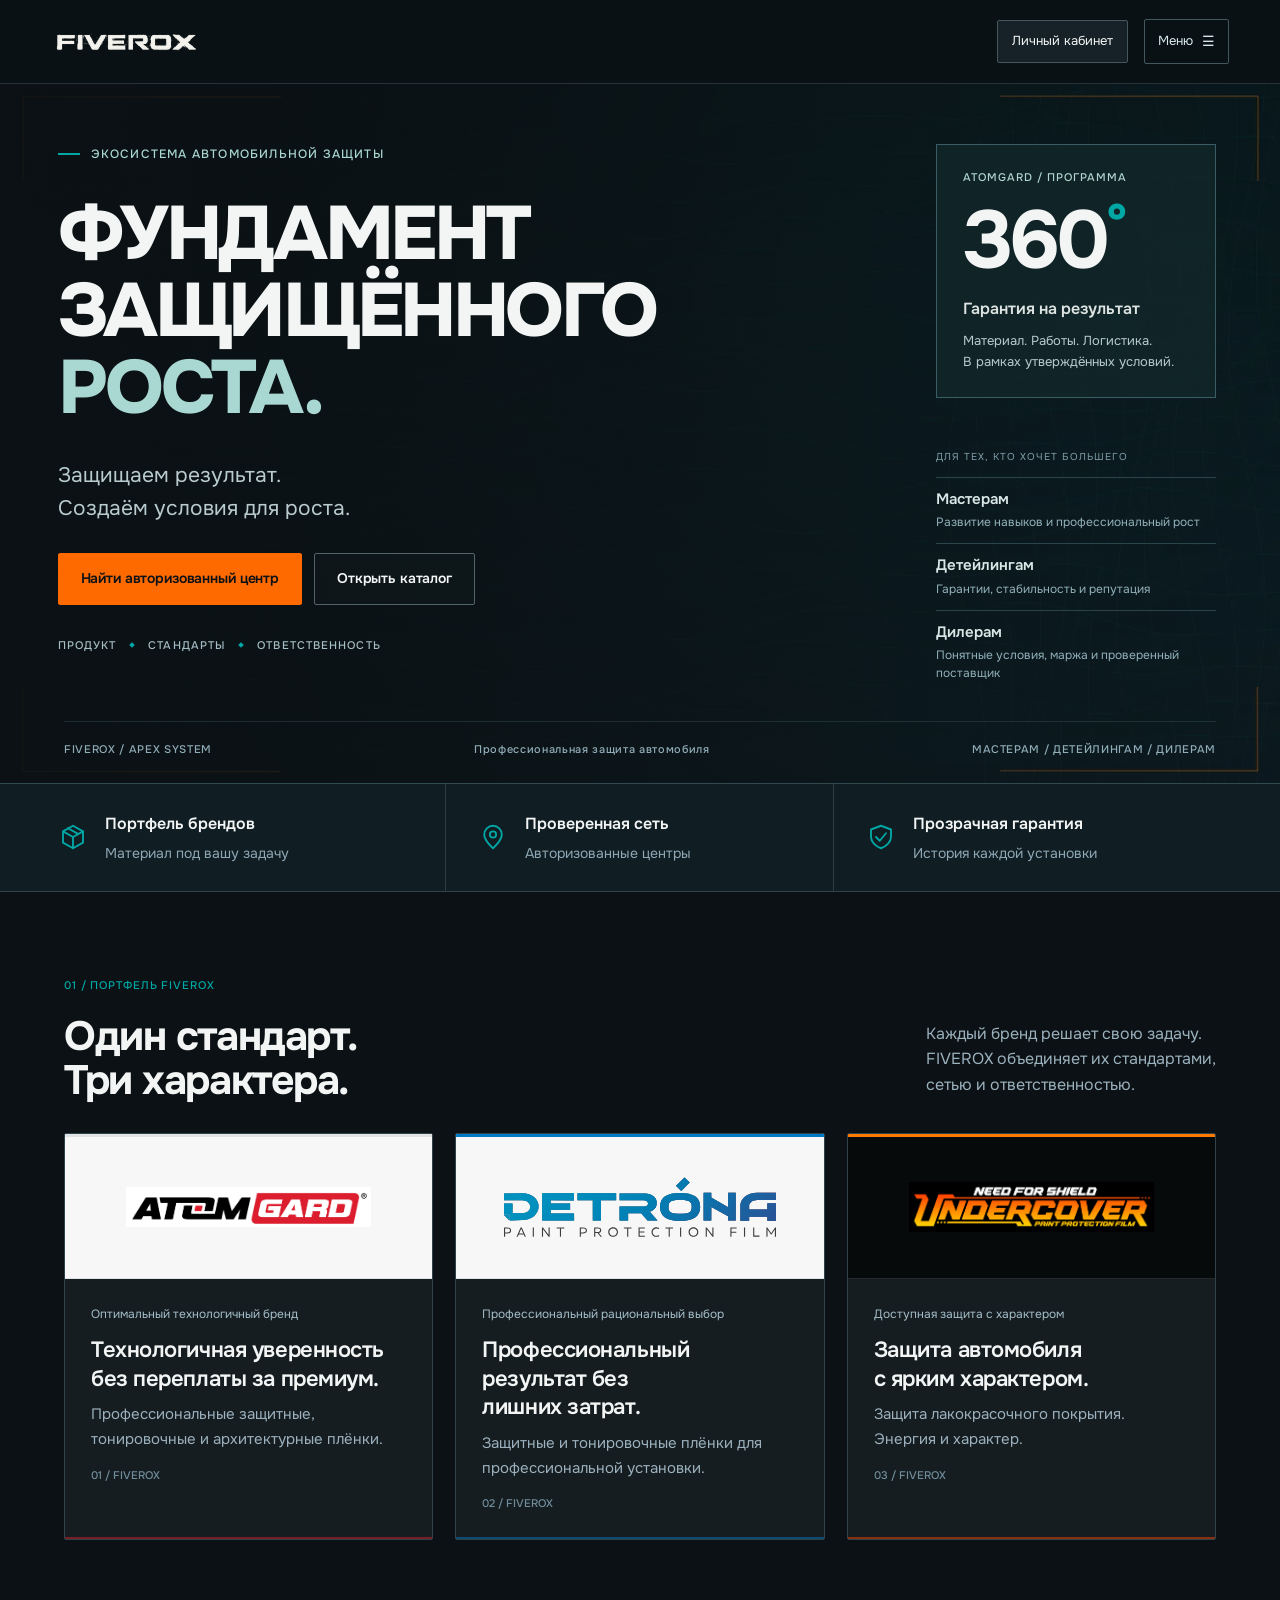
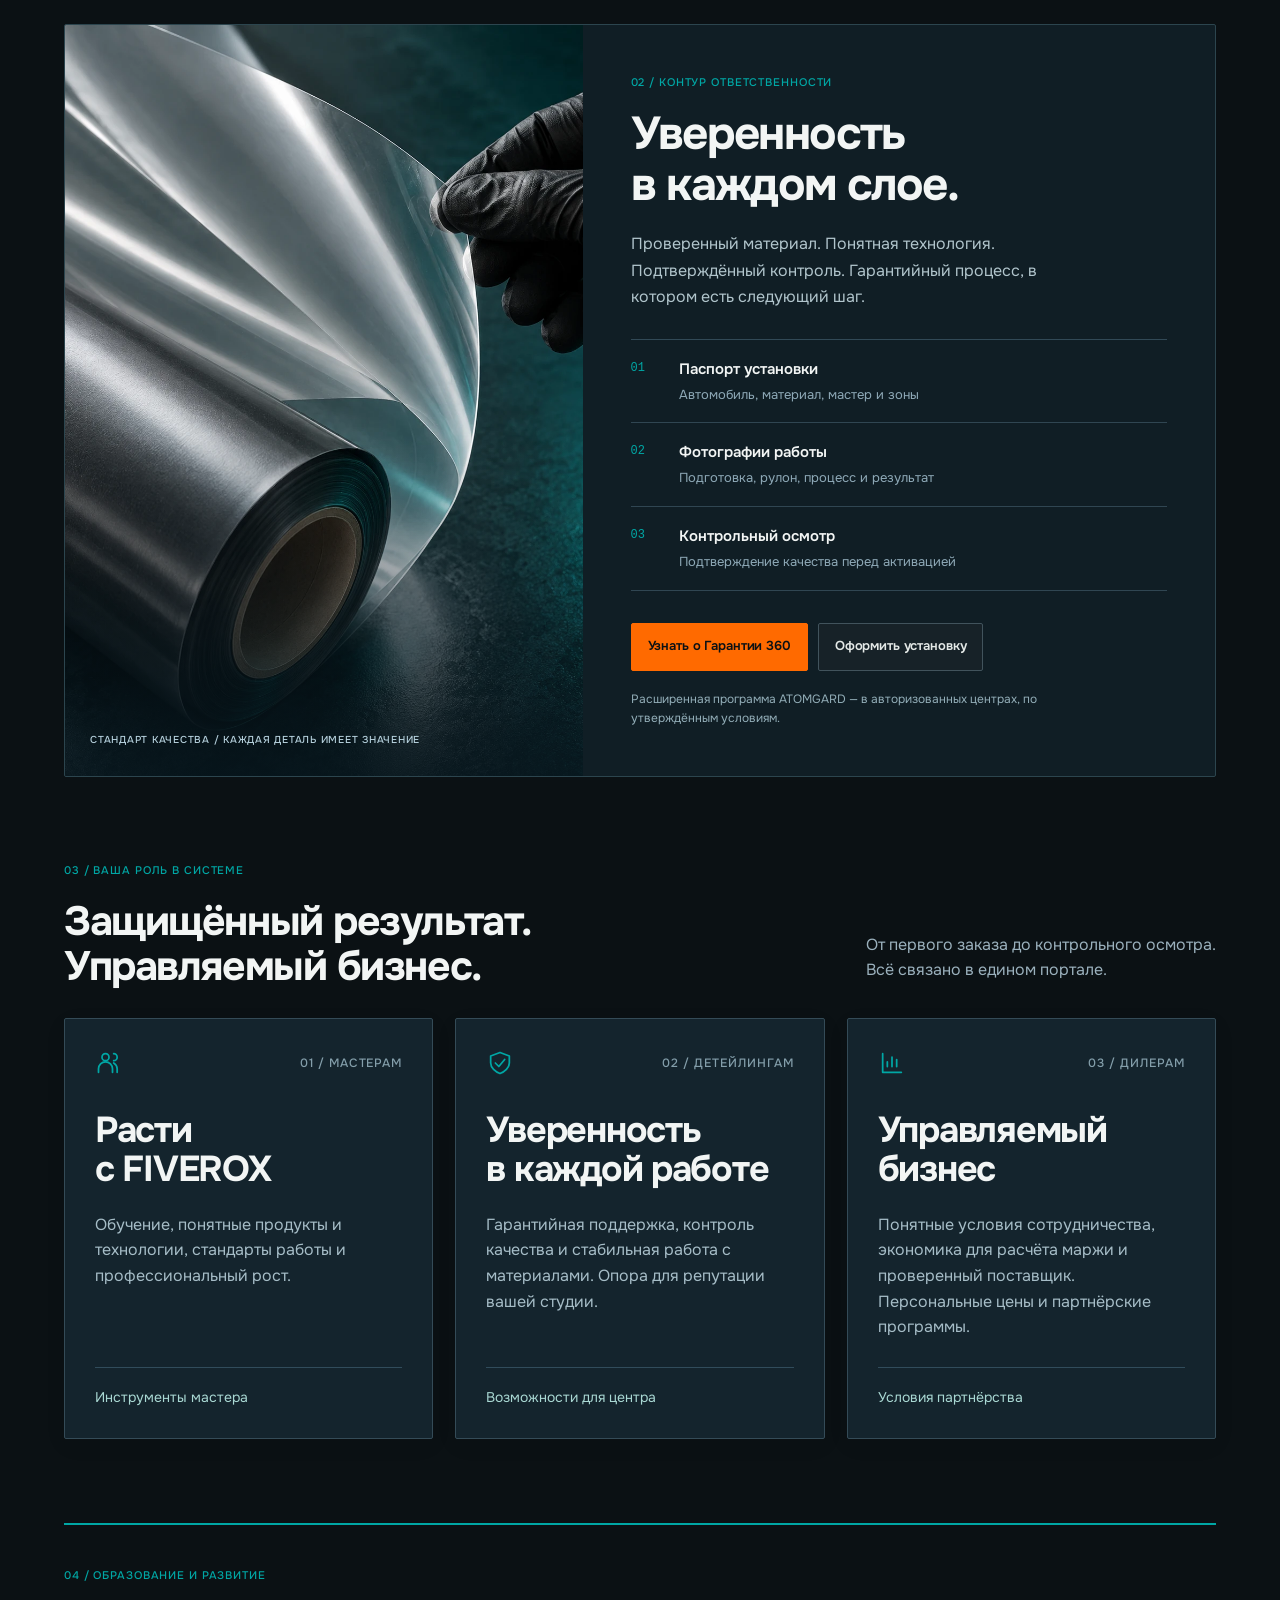
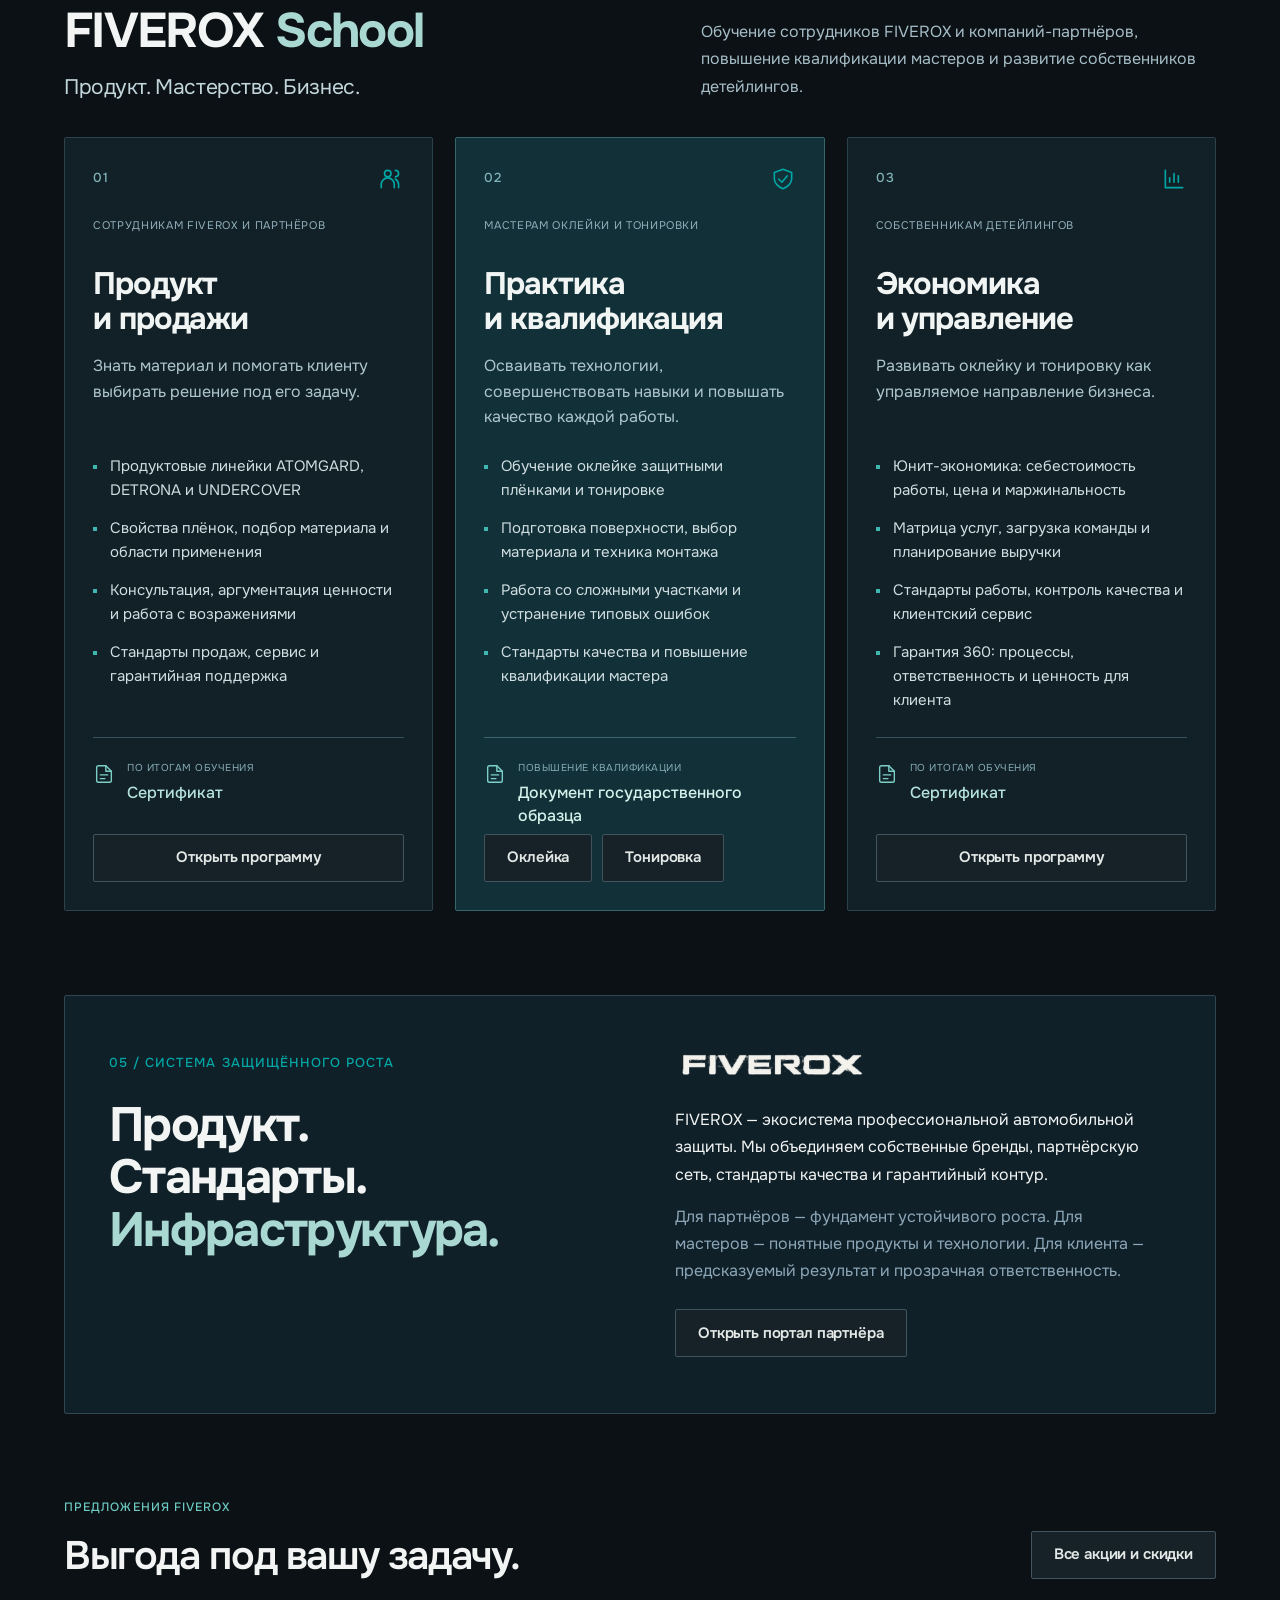
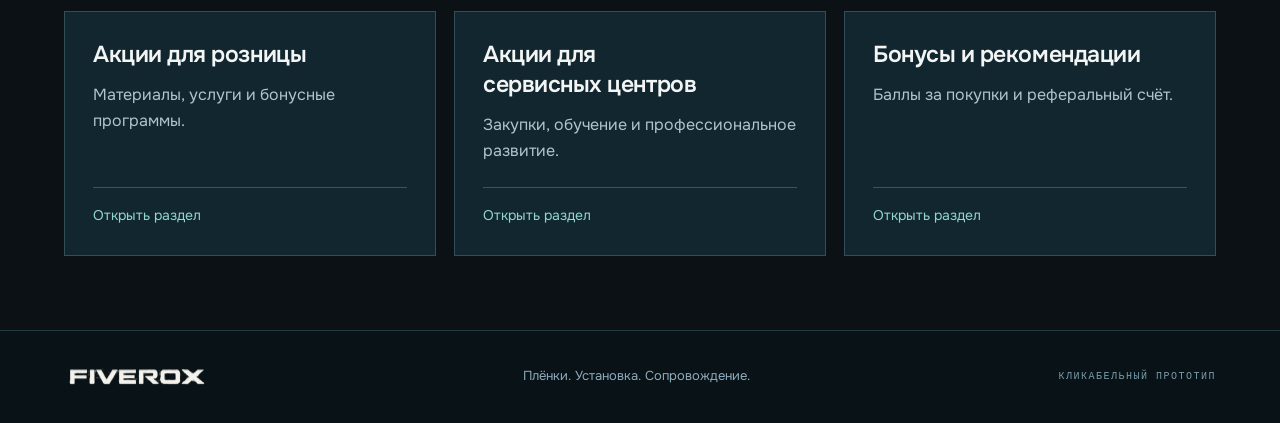
<file: index.html>
<!doctype html>
<html lang="ru">
<head><meta charset="UTF-8"><meta name="viewport" content="width=device-width, initial-scale=1"><title>FIVEROX — Фундамент защищённого роста</title><meta name="description" content="Кликабельный прототип портала FIVEROX: бренды, дилеры, сервисные центры и Гарантия 360."><link rel="icon" type="image/svg+xml" href="data:image/svg+xml,%3Csvg xmlns='http://www.w3.org/2000/svg' viewBox='0 0 32 32'%3E%3Crect width='32' height='32' rx='6' fill='%2317191d'/%3E%3Cpath d='M9 7h16v5H14v4h9v5h-9v7H9z' fill='white'/%3E%3C/svg%3E"><link rel="preload" href="assets/onest-variable.ttf" as="font" type="font/ttf" crossorigin><link rel="preload" href="assets/unbounded-variable.ttf" as="font" type="font/ttf" crossorigin><link rel="stylesheet" href="style.css?v=portal04"><link rel="stylesheet" href="apex.css?v=portal04"><link rel="stylesheet" href="growth-v2.css?v=school1"><link rel="stylesheet" href="learning.css?v=school2"><link rel="stylesheet" href="commercial.css?v=v3-2"><link rel="stylesheet" href="navigation.css?v=nav2"></head>
<body><div class="prototype-bar"><span class="proto-tag">V3 / ФУНДАМЕНТ РОСТА</span><span id="screen-label"></span><div class="prototype-actions"><button class="proto-button" data-go="screens">Карта экранов</button><label class="view-label">Вид <select id="view-mode" aria-label="Режим просмотра"><option value="desktop">Компьютер</option><option value="tablet">Планшет</option><option value="mobile">Телефон</option><option value="telegram">Telegram</option><option value="vk">VK</option><option value="max">MAX</option></select></label></div></div>
<div id="frame"><div id="mini-header" hidden></div><header id="header"></header><div id="layout"><aside id="sidebar" hidden></aside><main id="content" tabindex="-1"></main></div><footer><span class="wordmark small"><span class="frx-logotype"><img src="assets/fiverox-light.png" alt="FIVEROX"></span></span><span>Бренды. Партнёры. Защита.</span><span>Демонстрационные данные</span></footer></div><div id="toast" role="status" aria-live="polite"></div><script src="school-pages.js?v=3"></script><script src="app.js?v=pages4"></script><script src="commercial.js?v=v3-2"></script><script src="navigation.js?v=nav2"></script><script src="curriculum.js?v=school2"></script><script src="learning.js?v=pages2"></script><script src="mvp-qr.js?v=mvp1"></script><script src="mvp-core.js?v=mvp1"></script><script src="mvp-commerce.js?v=mvp1"></script><script src="mvp-service.js?v=mvp1"></script><script src="mvp-education.js?v=mvp1"></script></body></html>
</file>
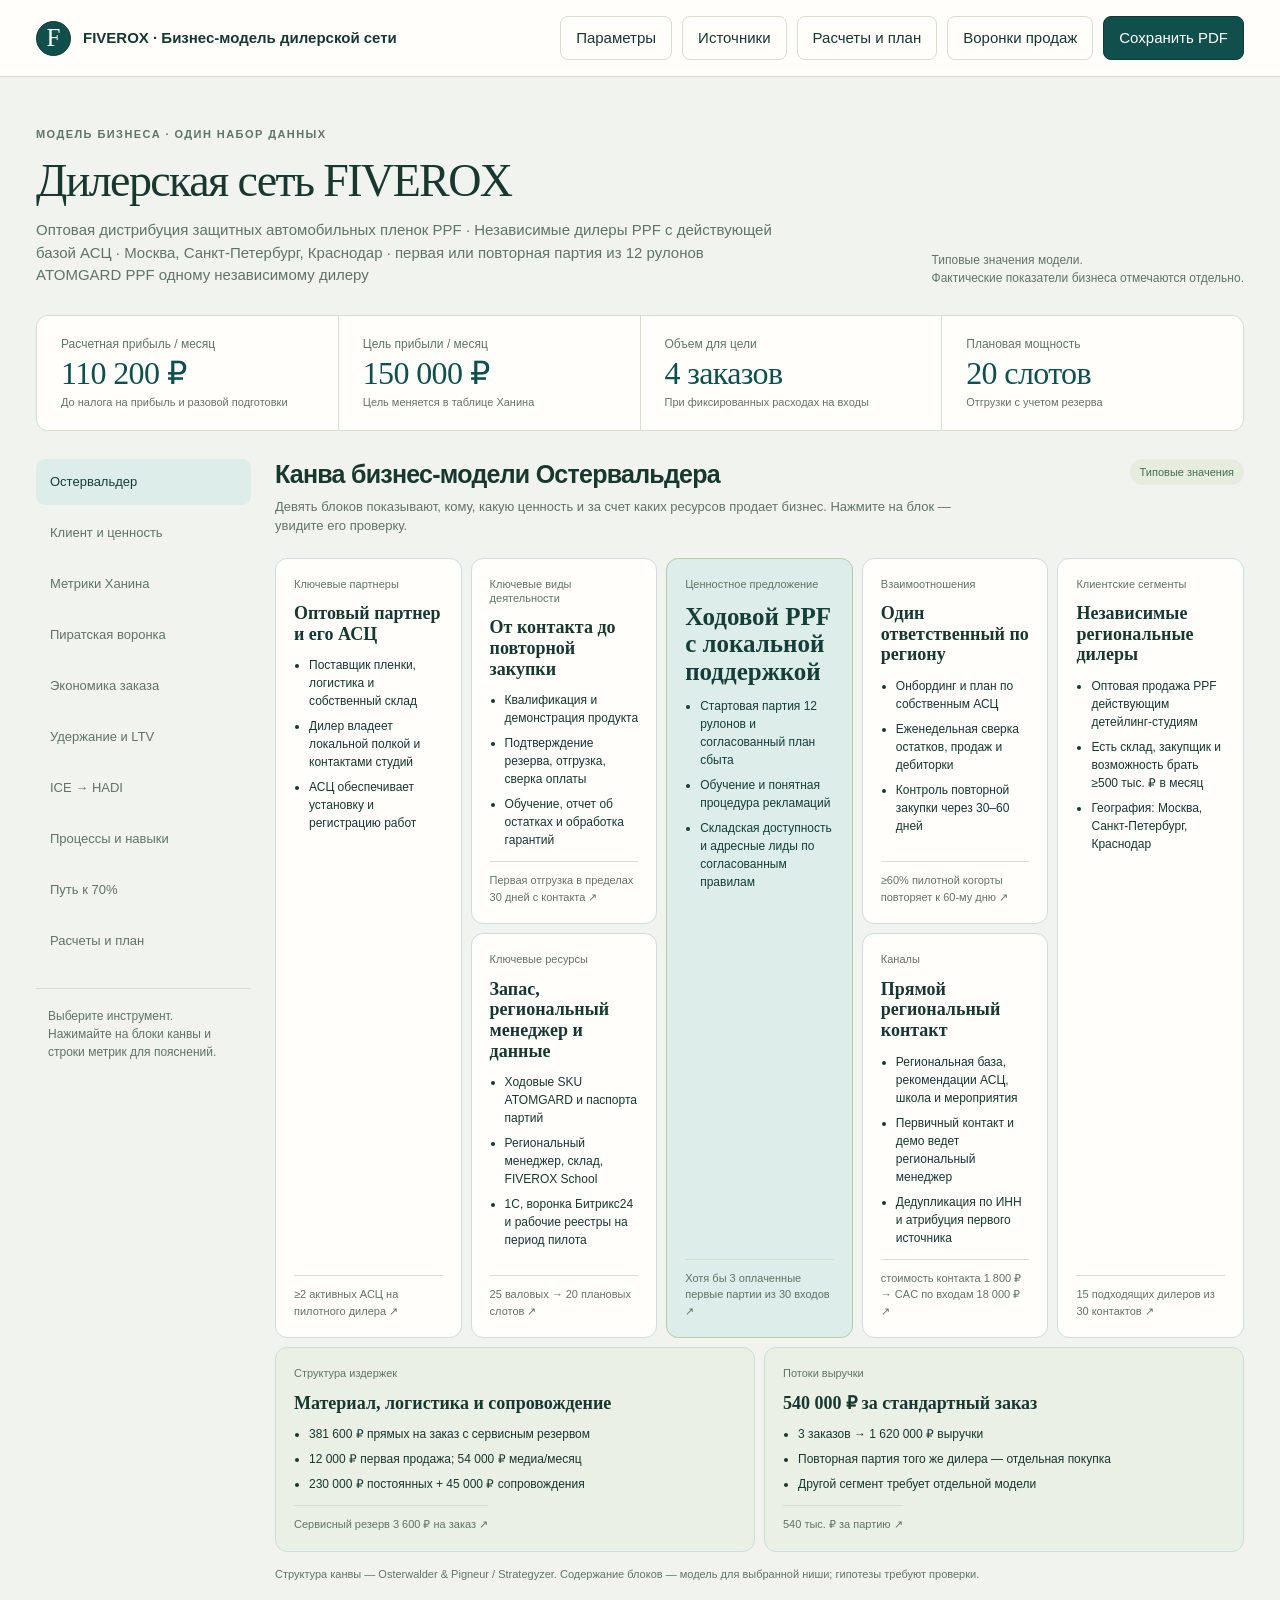
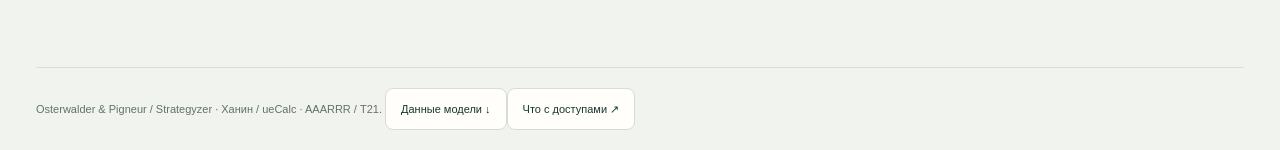
<file: business-system.html>
<!doctype html>
<html lang="ru"><head><meta charset="utf-8"><meta name="viewport" content="width=device-width,initial-scale=1"><meta name="description" content="Визуальная бизнес-модель: Остервальдер, метрики Ханина, AAARRR, экономика, удержание и процессы."><title>FIVEROX · Бизнес-модель дилерской сети — визуальная модель бизнеса</title><style>:root{--bg:#f1f3ee;--panel:#fffefb;--ink:#17372f;--muted:#617368;--line:#d6ded2;--accent:#b96840;--green:#3f7052;--soft:#e6edde;--warn:#fff1dd;--red:#a74732;--radius:16px}*{box-sizing:border-box}html{scroll-behavior:smooth}body{margin:0;background:var(--bg);font:15px/1.5 -apple-system,BlinkMacSystemFont,"Segoe UI",Arial,sans-serif;color:var(--ink)}button,input,select{font:inherit}button,a,input,select{touch-action:manipulation}button{cursor:pointer}a{color:inherit;text-underline-offset:4px}button:focus-visible,a:focus-visible,input:focus-visible,select:focus-visible{outline:3px solid var(--accent);outline-offset:3px}h1,h2,h3,p{margin:0}h1{font:46px/1.1 Georgia,serif;letter-spacing:-.035em}h2{font-size:25px;line-height:1.2;letter-spacing:-.03em}h3{font-size:17px;line-height:1.25}.shell{max-width:1600px;margin:auto;padding:0 36px}.top{border-bottom:1px solid var(--line);background:var(--panel)}.top-inner{height:76px;display:flex;align-items:center;justify-content:space-between;gap:22px}.brand{display:flex;align-items:center;gap:12px;font-weight:650}.brand-icon{width:35px;height:35px;border:1px solid var(--ink);border-radius:50%;display:grid;place-items:center;font:25px Georgia}.top-actions{display:flex;gap:10px}.btn{border:1px solid var(--line);border-radius:8px;background:var(--panel);color:var(--ink);padding:10px 15px;min-height:42px;text-decoration:none;display:inline-flex;align-items:center;justify-content:center;gap:10px}.btn.primary{background:var(--ink);border-color:var(--ink);color:var(--panel)}.btn:hover{filter:brightness(.96)}.intro{padding:36px 0 28px;display:flex;align-items:end;justify-content:space-between;gap:30px}.eyebrow{font-size:11px;letter-spacing:.13em;text-transform:uppercase;color:var(--muted);font-weight:650;margin-bottom:13px}.intro p{color:var(--muted);max-width:750px;margin-top:13px}.basis{font-size:12px;color:var(--muted);line-height:1.5}.summary{display:grid;grid-template-columns:repeat(4,minmax(0,1fr));gap:1px;background:var(--line);border:1px solid var(--line);border-radius:12px;overflow:hidden;margin-bottom:28px}.summary>div{background:var(--panel);padding:19px 24px}.summary span{font-size:12px;color:var(--muted);display:block}.summary strong{font:32px/1.3 Georgia,serif;letter-spacing:-.02em;display:block}.summary small{font-size:11px;color:var(--muted);display:block}.layout{display:grid;grid-template-columns:215px minmax(0,1fr);gap:24px;align-items:start}.sidebar{position:sticky;top:18px}.tabs{display:flex;flex-direction:column;gap:5px}.tab{border:0;background:transparent;padding:12px 14px;color:var(--muted);border-radius:9px;text-align:left;font-size:13px;display:flex;gap:10px;align-items:center;min-height:46px}.tab span{font-size:11px;opacity:.6;min-width:17px}.tab[aria-selected=true]{background:var(--ink);color:var(--panel)}.tab:hover{background:var(--soft);color:var(--ink)}.tab[aria-selected=true]:hover{background:var(--ink);color:var(--panel)}.sidebar-note{border-top:1px solid var(--line);margin-top:24px;padding:18px 12px;color:var(--muted);font-size:12px}.content{min-width:0;padding-bottom:55px}.pane-head{display:flex;align-items:start;justify-content:space-between;gap:22px;margin:0 0 22px}.pane-head p{color:var(--muted);font-size:13px;max-width:700px;margin-top:8px}.pill{display:inline-block;white-space:nowrap;font-size:11px;border-radius:30px;padding:5px 10px;background:var(--soft);color:var(--green)}.pill.warn{background:var(--warn);color:#88551d}.pill.bad{background:#fae7df;color:var(--red)}.canvas{display:grid;grid-template-columns:repeat(10,minmax(0,1fr));grid-template-rows:minmax(175px,auto) minmax(175px,auto) minmax(165px,auto);gap:9px}.canvas-block{background:var(--panel);border:1px solid var(--line);border-radius:12px;padding:18px;text-align:left;color:var(--ink);display:flex;flex-direction:column;gap:12px;min-width:0}.canvas-block:hover{border-color:var(--green);box-shadow:0 6px 22px #17372f08}.canvas-block .block-kicker{display:flex;align-items:start;justify-content:space-between;gap:8px;color:var(--muted);font-size:11px;line-height:1.3}.canvas-block .block-kicker b{font-weight:500}.canvas-block h3{font-size:18px;font-family:Georgia,serif;line-height:1.15}.canvas-block ul{margin:0;padding-left:15px;font-size:12px;line-height:1.5;flex:1}.canvas-block li+li{margin-top:7px}.canvas-block .block-foot{font-size:11px;border-top:1px solid var(--line);padding-top:10px;color:var(--muted)}.canvas-block.value{background:#e2eadb;border-color:#b8c8ae}.canvas-block.value h3{font-size:25px;line-height:1.1}.canvas-block.costs,.canvas-block.revenue{background:#eaf0e5}.partners{grid-area:1/1/3/3}.activities{grid-area:1/3/2/5}.resources{grid-area:2/3/3/5}.value{grid-area:1/5/3/7}.relations{grid-area:1/7/2/9}.channels{grid-area:2/7/3/9}.segments{grid-area:1/9/3/11}.costs{grid-area:3/1/4/6}.revenue{grid-area:3/6/4/11}.caption{font-size:11px;color:var(--muted);margin-top:14px}.cards2{display:grid;grid-template-columns:1fr 1fr;gap:18px}.panel{border:1px solid var(--line);background:var(--panel);border-radius:var(--radius);padding:24px;min-width:0}.panel h3{margin-bottom:15px}.panel p{font-size:13px;color:var(--muted)}.vpc-map{display:grid;grid-template-columns:1fr 60px 1fr;align-items:center;gap:16px}.vpc-middle{font:40px Georgia;text-align:center;color:var(--green)}.vpc-stack{display:flex;flex-direction:column;gap:12px}.vpc-item{padding:18px;background:var(--panel);border:1px solid var(--line);border-radius:12px}.vpc-item h3{font-size:15px;margin-bottom:9px}.vpc-item ul{padding-left:18px;margin:0;font-size:13px}.vpc-item.gain{border-top:3px solid var(--green)}.vpc-item.pain{border-top:3px solid var(--accent)}.vpc-item.job{border-top:3px solid var(--ink)}.section-title{margin:30px 0 17px}.ladder{display:grid;grid-template-columns:repeat(5,minmax(0,1fr));gap:9px}.ladder>div{padding:19px 15px;background:var(--panel);border:1px solid var(--line);border-radius:12px}.ladder b{font-size:20px;color:var(--accent);display:block;margin-bottom:14px}.ladder h3{font-size:14px;margin-bottom:10px}.ladder p{font-size:12px;color:var(--muted)}.ladder small{display:block;font-size:11px;border-top:1px solid var(--line);margin-top:14px;padding-top:10px}.goal-label{font-size:12px;display:block;color:var(--muted)}.goal-label input{display:block;margin-top:6px;max-width:180px;width:100%;padding:9px 12px;border:1px solid var(--line);border-radius:7px;background:var(--panel);font-size:18px;color:var(--ink)}.table-wrap{overflow:auto;border:1px solid var(--line);border-radius:12px;background:var(--panel)}table{width:100%;border-collapse:collapse;font-size:13px}th,td{padding:14px 15px;text-align:left;vertical-align:middle;border-bottom:1px solid var(--line)}th{font-size:11px;background:#e7eddf;color:var(--muted);font-weight:650;white-space:nowrap}td.num{font-variant-numeric:tabular-nums;white-space:nowrap}tr:last-child td{border-bottom:0}tbody tr[data-metric]{cursor:pointer}tbody tr[data-metric]:hover,tbody tr.selected{background:#f1f5eb}.metric-name{display:block;font-weight:600}.metric-symbol{font-size:11px;color:var(--muted)}.spark-track{display:block;width:100px;height:4px;background:#e5e9e0;margin-top:7px;border-radius:3px}.spark-track i{display:block;height:100%;background:var(--green);border-radius:3px}.explanation{display:grid;grid-template-columns:160px 1fr;gap:22px;background:#e2eadb;border-radius:12px;padding:22px 25px;margin-top:16px}.explanation strong{font:27px Georgia}.explanation p{font-size:13px;color:var(--ink)}.explanation small{font-size:11px;color:var(--muted);display:block;margin-top:7px}.bar-chart{display:flex;flex-direction:column;gap:17px}.bar-row{display:grid;grid-template-columns:175px minmax(80px,1fr) 100px;align-items:center;gap:16px;font-size:13px}.bar-track{height:16px;background:#e7ece1;border-radius:4px;overflow:hidden}.bar-track i{height:100%;display:block;background:var(--green);border-radius:4px;transition:width .2s}.bar-row b{text-align:right;font-weight:500;white-space:nowrap;font-variant-numeric:tabular-nums}.callout{border-left:3px solid var(--accent);background:#eee9dc;padding:17px 20px;font-size:13px;line-height:1.5;color:var(--muted);margin-top:18px}.funnel-layout{display:grid;grid-template-columns:1.2fr .9fr;gap:24px}.awareness{display:flex;justify-content:space-between;gap:16px;background:var(--ink);color:var(--panel);padding:23px 28px;border-radius:12px;margin-bottom:18px}.awareness b{font:30px Georgia;display:block}.awareness span{font-size:12px;color:#d7e1d0}.funnel{display:flex;flex-direction:column;gap:6px;align-items:center}.funnel-stage{width:var(--w);padding:17px 18px 20px;clip-path:polygon(0 0,100% 0,calc(100% - 12px) 100%,12px 100%);background:var(--soft);border:0;color:var(--ink);text-align:center;min-height:88px}.funnel-stage:nth-of-type(2){background:#d6e2ca}.funnel-stage:nth-of-type(3){background:#bdd2ad}.funnel-stage:nth-of-type(4){background:var(--green);color:white}.funnel-stage small{display:block;font-size:11px}.funnel-stage b{font-size:26px;font-weight:550;line-height:1.25}.funnel-stage span{font-size:12px;margin-left:7px}.flow-arrow{font-size:11px;color:var(--muted)}.stage-cards{display:flex;flex-direction:column;gap:13px}.stage-card{border:1px solid var(--line);background:var(--panel);border-radius:12px;padding:22px}.stage-card .letter{font:28px Georgia;color:var(--accent);float:right}.stage-card h3{font-size:17px;margin-bottom:8px}.stage-card b{font:29px Georgia;display:block;margin-bottom:5px}.stage-card p{font-size:13px;color:var(--muted)}.stage-card small{font-size:11px;display:block;color:var(--muted);margin-top:12px}.unit-flow{display:flex;flex-direction:column;gap:15px}.unit-row{display:grid;grid-template-columns:190px 1fr 120px;gap:16px;align-items:center;font-size:13px}.unit-row label span{display:block;color:var(--muted);font-size:11px}.unit-row .bar-track{height:22px}.unit-row .bar-track i{background:#9db78b}.unit-row:first-child .bar-track i,.unit-row:last-child .bar-track i{background:var(--green)}.unit-row b{text-align:right;font-weight:550;white-space:nowrap}.big-number{font:52px/1.1 Georgia;display:block;letter-spacing:-.03em;margin-bottom:8px}.capacity-grid{display:grid;grid-template-columns:repeat(11,1fr);gap:7px;margin:20px 0}.slot{height:25px;background:#d2dfc7;border-radius:4px}.slot.used{background:var(--green)}.slot.reserve{background:repeating-linear-gradient(45deg,#e1ddd2,#e1ddd2 3px,#f8f6ee 3px,#f8f6ee 6px)}.slot.empty{border:1px solid #b3c8a4;background:var(--panel)}.legend{display:flex;gap:20px;flex-wrap:wrap;color:var(--muted);font-size:11px}.legend i{width:10px;height:10px;display:inline-block;border-radius:2px;margin-right:5px;background:var(--green)}.legend i.reserve{background:#e1ddd2}.legend i.empty{background:var(--panel);border:1px solid var(--line)}.capacity-message{font-size:13px;padding:15px;background:var(--soft);border-radius:8px}.growth-line{width:100%;height:220px;display:block}.growth-line text{font:12px Arial;fill:var(--muted)}.cohort td,.cohort th{text-align:center;padding:12px 9px;min-width:52px;font-variant-numeric:tabular-nums}.cohort td:first-child,.cohort th:first-child{position:sticky;left:0;background:var(--panel);min-width:110px;text-align:left}.cohort .initial{background:var(--green);color:white}.cohort .repeat{background:#d1e1c6;color:var(--ink);font-weight:600}.cohort .future{background:#eeefea;color:#9ca79b}.cohort .zero{color:#99a48e}.retention-stats{display:grid;grid-template-columns:repeat(3,1fr);gap:16px;margin:20px 0}.retention-stats>div{padding:21px;background:var(--panel);border:1px solid var(--line);border-radius:12px}.retention-stats b{font:31px Georgia;display:block}.retention-stats span{font-size:12px;color:var(--muted)}.hadi{display:grid;grid-template-columns:repeat(4,minmax(0,1fr));gap:13px;margin-top:20px}.hadi>div{padding:22px;background:var(--panel);border:1px solid var(--line);border-radius:13px;position:relative}.hadi .letter{font:47px Georgia;color:#b2c8a3}.hadi h3{font-size:15px;margin:8px 0 12px}.hadi p{font-size:13px}.hadi small{font-size:11px;color:var(--muted);display:block;margin-top:13px}.selector{padding:10px 13px;border:1px solid var(--line);border-radius:7px;background:var(--panel);color:var(--ink);max-width:100%}.ice-bars{display:flex;gap:3px;height:13px;max-width:110px}.ice-bars span{height:100%;background:#c1d2b4;border-radius:2px}.ice-bars span:nth-child(2){background:#96b281}.ice-bars span:nth-child(3){background:var(--green)}.process-grid{display:grid;grid-template-columns:1fr 1fr;gap:13px}.process-card{padding:22px;background:var(--panel);border:1px solid var(--line);border-radius:12px;display:grid;grid-template-columns:38px 1fr;gap:15px}.process-card .number{font:27px Georgia;color:var(--accent)}.process-card h3{margin-bottom:9px}.process-card p{font-size:12px;color:var(--muted);margin-top:8px}.process-card code{font-size:12px;padding:4px 7px;background:var(--soft);display:inline-block;border-radius:5px;margin:9px 0}.process-card small{font-size:11px;color:var(--muted)}.launch{display:flex;align-items:end;gap:12px;margin:24px 0;padding:23px;background:#e2eadb;border-radius:12px}.launch label{flex:1;font-size:12px}.launch input{display:block;width:100%;min-height:44px;border:1px solid #b8c6af;background:var(--panel);padding:10px 13px;border-radius:7px;margin-top:6px}.footer{margin-top:30px;border-top:1px solid var(--line);padding:20px 0;color:var(--muted);font-size:11px}.footer a{margin-right:18px}dialog{border:1px solid var(--line);border-radius:18px;background:var(--panel);color:var(--ink);max-width:660px;width:calc(100% - 32px);padding:30px;max-height:85vh;overflow:auto}dialog::backdrop{background:#142e2666;backdrop-filter:blur(3px)}.dialog-top{display:flex;align-items:start;justify-content:space-between;gap:20px;margin-bottom:24px}.dialog-top button{border:0;background:var(--soft);color:var(--ink);border-radius:50%;width:35px;height:35px;flex-shrink:0}.dialog-content p{margin:14px 0;font-size:14px}.dialog-content ul{padding-left:20px;font-size:14px}.dialog-content .label{font-size:11px;text-transform:uppercase;letter-spacing:.1em;color:var(--muted);display:block;margin-top:20px}.dialog-form{display:grid;grid-template-columns:1fr 1fr;gap:16px}.dialog-form label{font-size:12px}.dialog-form input{display:block;width:100%;padding:10px 12px;border:1px solid var(--line);border-radius:7px;background:var(--bg);margin-top:6px}.dialog-form button{grid-column:1/-1;margin-top:10px}.error{color:var(--red);font-size:13px;margin-top:12px}.sr{position:absolute;width:1px;height:1px;clip:rect(0,0,0,0);overflow:hidden}.row{display:flex;gap:15px;align-items:center;flex-wrap:wrap}.pane[hidden]{display:none}
@media(max-width:1250px){.shell{padding:0 24px}.layout{grid-template-columns:185px minmax(0,1fr);gap:20px}.tab{font-size:12px;padding:11px 10px}.canvas-block{padding:14px}.canvas-block h3{font-size:16px}.canvas-block.value h3{font-size:21px}.canvas-block ul{font-size:11px}.canvas{gap:6px}.ladder{grid-template-columns:repeat(3,minmax(0,1fr))}.unit-row{grid-template-columns:165px 1fr 100px}}
@media(max-width:1050px){.layout{grid-template-columns:1fr}.sidebar{position:static}.tabs{flex-direction:row;overflow:auto;padding:0 0 10px;gap:7px}.tab{white-space:nowrap;border:1px solid var(--line);background:var(--panel);font-size:12px;padding:10px 13px}.sidebar-note{display:none}.canvas-block ul{font-size:12px}.canvas{grid-template-columns:repeat(3,minmax(0,1fr));grid-template-rows:auto}.canvas-block{grid-area:auto;min-height:220px;padding:18px}.canvas-block.value{grid-column:2;grid-row:1/3}.canvas-block.segments{grid-column:3;grid-row:1/3}.canvas-block.costs,.canvas-block.revenue{grid-column:auto}.canvas-block.partners{grid-row:3}.canvas-block.activities{grid-column:1;grid-row:1}.canvas-block.resources{grid-column:1;grid-row:2}.summary>div{padding:17px 20px}.intro h1{font-size:40px}}
@media(max-width:700px){.shell{padding:0 18px}.top-inner{min-height:72px;height:auto;padding:14px 0}.brand{font-size:13px}.top-actions{gap:6px}.top-actions .optional{display:none}.btn{font-size:12px;padding:9px 12px}.intro{padding:26px 0 22px;display:block}.intro h1{font-size:36px}.intro p{font-size:13px}.intro .basis{margin-top:15px}.summary{grid-template-columns:1fr 1fr;margin-bottom:21px}.summary strong{font-size:28px}.summary>div{padding:16px}.canvas{grid-template-columns:1fr 1fr}.canvas-block,.canvas-block.value,.canvas-block.segments,.canvas-block.partners,.canvas-block.activities,.canvas-block.resources,.canvas-block.costs,.canvas-block.revenue{grid-area:auto;min-height:220px}.canvas-block.value{grid-column:1/-1;min-height:190px;grid-row:1}.canvas-block.segments{grid-column:1/-1;min-height:180px;grid-row:2}.canvas-block h3{font-size:18px}.canvas-block.value h3{font-size:26px}.canvas-block ul{font-size:12px}.canvas-block.costs,.canvas-block.revenue{grid-column:1/-1;min-height:180px}.pane-head h2{font-size:23px}.pane-head{gap:14px}.pane-head p{font-size:12px}.pill{font-size:10px}.cards2,.funnel-layout,.vpc-map{grid-template-columns:1fr}.vpc-middle{transform:rotate(90deg);font-size:27px}.ladder{grid-template-columns:1fr 1fr}.explanation{grid-template-columns:1fr;gap:10px;padding:20px}.bar-row{grid-template-columns:135px minmax(30px,1fr) 83px;gap:9px;font-size:11px}.bar-track{height:13px}.panel{padding:20px}.unit-row{grid-template-columns:145px minmax(30px,1fr) 85px;gap:8px;font-size:11px}.unit-row label span{font-size:10px}.unit-row .bar-track{height:18px}.unit-row b{font-size:11px}.process-grid{grid-template-columns:1fr}.process-card{padding:20px}.hadi{grid-template-columns:1fr 1fr}.retention-stats{gap:9px}.retention-stats>div{padding:16px 12px}.retention-stats b{font-size:24px}.retention-stats span{font-size:10px}.launch{display:block;padding:20px}.launch .btn{margin-top:12px}.goal-label input{max-width:140px;font-size:16px}.growth-line{height:180px}.dialog-form{grid-template-columns:1fr}.top-actions .btn{font-size:11px}.caption{font-size:11px}}
@media(max-width:420px){.canvas{grid-template-columns:1fr}.canvas-block{min-height:175px}.canvas-block.value,.canvas-block.segments,.canvas-block.costs,.canvas-block.revenue{grid-column:1}.hadi{grid-template-columns:1fr}.ladder{grid-template-columns:1fr}.summary small{font-size:10px}.pane-head{flex-wrap:wrap}.bar-row{grid-template-columns:110px minmax(25px,1fr) 80px}.unit-row{grid-template-columns:125px minmax(20px,1fr) 78px}}
@media(prefers-reduced-motion:reduce){*{transition:none!important;scroll-behavior:auto!important}}
@media print{@page{size:A3 landscape;margin:12mm}.top-actions,.sidebar,.intro,.summary,.goal-label,.footer,.no-print{display:none!important}.layout{display:block}.shell{padding:0}.content{padding:0}.canvas{grid-template-columns:repeat(10,minmax(0,1fr));grid-template-rows:180px 180px 150px}.canvas-block.partners{grid-area:1/1/3/3}.canvas-block.activities{grid-area:1/3/2/5}.canvas-block.resources{grid-area:2/3/3/5}.canvas-block.value{grid-area:1/5/3/7}.canvas-block.relations{grid-area:1/7/2/9}.canvas-block.channels{grid-area:2/7/3/9}.canvas-block.segments{grid-area:1/9/3/11}.canvas-block.costs{grid-area:3/1/4/6}.canvas-block.revenue{grid-area:3/6/4/11}.canvas-block{min-height:0;break-inside:avoid}body{background:white}button{color:black}.canvas-block,.panel{box-shadow:none}.table-wrap{overflow:visible}h2{break-after:avoid}.cards2{break-inside:avoid}}


.explanation strong,.explanation .metric-symbol{display:block}
@media(max-width:700px){.top-inner{flex-wrap:wrap;gap:10px}.growth-line text{font-size:32px}}

.sidebar{min-width:0}.tabs{max-width:100%}@media(max-width:1050px){.layout{grid-template-columns:minmax(0,1fr)}}

#detail:has(#params-form) {
 width: min(860px, calc(100% - 24px));
 max-width: none;
 max-height: min(88dvh, 920px);
 padding: 0;
 overscroll-behavior: contain;
 scroll-padding: 92px 0 120px;
}

#detail:has(#params-form) .dialog-top {
 position: sticky;
 top: 0;
 z-index: 2;
 margin: 0;
 padding: 18px clamp(16px, 4vw, 32px) 14px;
 background: var(--panel);
 border-bottom: 1px solid var(--line);
}

#detail:has(#params-form) .dialog-content {
 padding: 20px clamp(16px, 4vw, 32px) 0;
}

.params-guide { margin-bottom: 24px; }
.params-guide p { margin: 8px 0; }
.params-steps { margin: 8px 0 16px; padding-inline-start: 22px; font-size: 14px; }
.params-steps li + li { margin-top: 4px; }
.params-preview { padding: 14px; border-radius: 12px; background: var(--bg); }
.params-preview p { margin: 8px 0 0; color: var(--muted); }
.params-flow {
 display: grid;
 grid-template-columns: repeat(4, minmax(0, 1fr));
 gap: 20px;
 margin: 10px 0 0;
 padding: 0;
 list-style: none;
}
.params-flow li {
 position: relative;
 display: grid;
 gap: 2px;
 padding: 8px 10px;
 border-radius: 8px;
 background: var(--panel);
 font-size: 13px;
}
.params-flow li:last-child { background: var(--soft); }
.params-flow li:not(:last-child)::after {
 content: '→';
 position: absolute;
 inset-inline-start: calc(100% + 4px);
 top: 50%;
 transform: translateY(-50%);
 color: var(--muted);
}
.params-flow strong { font-size: 17px; font-variant-numeric: tabular-nums; overflow-wrap: anywhere; }
.params-example {
 margin-top: 12px;
 border-bottom: 1px solid var(--line);
}
.params-example summary { padding: 10px 0; font-weight: 650; cursor: pointer; }
.params-example summary:focus-visible { outline: 3px solid var(--accent); outline-offset: 3px; }
.params-example p:last-child { margin-bottom: 14px; }

#params-form { grid-template-columns: repeat(2, minmax(0, 1fr)); gap: 18px 20px; }
.parameter-field { min-width: 0; }
#params-form label { font-size: 14px; font-weight: 650; }
.parameter-field small { display: block; margin-top: 5px; font-size: 13px; color: var(--muted); }
#params-form input { min-width: 0; min-height: 44px; font-size: 16px; }
.params-actions {
 position: sticky;
 bottom: 0;
 z-index: 1;
 display: flex;
 flex-wrap: wrap;
 gap: 8px;
 grid-column: 1 / -1;
 padding: 12px 0;
 border-top: 1px solid var(--line);
 background: var(--panel);
}
.params-actions .error { flex-basis: 100%; }
#params-form .params-actions button { margin: 0; }

@media (max-width: 620px) {
 #params-form { grid-template-columns: minmax(0, 1fr); }
 .params-flow { grid-template-columns: minmax(0, 1fr); gap: 12px; }
 .params-flow li { grid-template-columns: minmax(0, 1fr) auto; align-items: baseline; gap: 8px; }
 .params-flow li:not(:last-child)::after {
  content: '↓';
  inset-inline-start: 10px;
  top: calc(100% - 4px);
  transform: none;
 }
 .params-actions button { flex: 1 1 auto; }
}

.brand-icon,.btn.primary{background:#0F4F4C;color:white}
.summary>div,.panel,.canvas-block{border-color:#CDDDDA}
.canvas-block.value,.tab[aria-selected=true]{background:#DDEDE9;color:#163E39}
.summary strong,.big-number{color:#0F4F4C}
.tab span,.block-kicker>span{display:none}
.network-controls{display:flex;gap:16px;flex-wrap:wrap;margin-bottom:18px}
.network-controls label{display:grid;gap:6px;max-width:100%}
.network-controls input{width:180px;max-width:100%;padding:8px;border:1px solid #a5bfba;border-radius:8px;background:white;color:#2b2f33}
</style><style>#pane-calculations .table-scroll{overflow:auto;border:1px solid #CDDDDA;border-radius:10px}#pane-calculations h1{font-size:clamp(26px,4vw,40px)}#pane-calculations h2{margin-top:36px}#pane-calculations p{line-height:1.55}</style></head>
<body><header class="top"><div class="shell top-inner"><div class="brand"><span class="brand-icon" aria-hidden="true">F</span><span id="brand-name">FIVEROX · Бизнес-модель дилерской сети</span></div><div class="top-actions"><button class="btn" id="edit-inputs">Параметры</button><button class="btn" id="sources">Источники</button><a class="btn" href="#calculations" id="open-calculations">Расчеты и план</a><a class="btn" href="./sales-models.html#manual">Воронки продаж</a><button class="btn primary optional" id="print">Сохранить PDF</button></div></div></header>
<main class="shell"><div class="intro"><div><p class="eyebrow">Модель бизнеса · один набор данных</p><h1>Дилерская сеть FIVEROX</h1><p id="segment"></p></div><div class="basis">Типовые значения модели.<br>Фактические показатели бизнеса отмечаются отдельно.</div></div>
<div class="summary" aria-live="polite"><div><span>Расчетная прибыль / месяц</span><strong id="profit">—</strong><small>До налога на прибыль и разовой подготовки</small></div><div><span>Цель прибыли / месяц</span><strong id="goal-summary">—</strong><small>Цель меняется в таблице Ханина</small></div><div><span>Объем для цели</span><strong id="goal-orders">—</strong><small>При фиксированных расходах на входы</small></div><div><span>Плановая мощность</span><strong id="capacity-summary">—</strong><small>Отгрузки с учетом резерва</small></div></div>
<div class="layout"><aside class="sidebar"><nav class="tabs" role="tablist" aria-label="Модели и инструменты"><button class="tab" id="tab-canvas" role="tab" aria-controls="pane-canvas" aria-selected="true" data-pane="canvas"><span>01</span>Остервальдер</button><button class="tab" id="tab-value" role="tab" aria-controls="pane-value" aria-selected="false" data-pane="value"><span>02</span>Клиент и ценность</button><button class="tab" id="tab-khanin" role="tab" aria-controls="pane-khanin" aria-selected="false" data-pane="khanin"><span>03</span>Метрики Ханина</button><button class="tab" id="tab-funnel" role="tab" aria-controls="pane-funnel" aria-selected="false" data-pane="funnel"><span>04</span>Пиратская воронка</button><button class="tab" id="tab-unit" role="tab" aria-controls="pane-unit" aria-selected="false" data-pane="unit"><span>05</span>Экономика заказа</button><button class="tab" id="tab-retention" role="tab" aria-controls="pane-retention" aria-selected="false" data-pane="retention"><span>06</span>Удержание и LTV</button><button class="tab" id="tab-experiments" role="tab" aria-controls="pane-experiments" aria-selected="false" data-pane="experiments"><span>07</span>ICE → HADI</button><button class="tab" id="tab-processes" role="tab" aria-controls="pane-processes" aria-selected="false" data-pane="processes"><span>08</span>Процессы и навыки</button><button class="tab" id="tab-network" role="tab" aria-controls="pane-network" aria-selected="false" data-pane="network">Путь к 70%</button><button class="tab" id="tab-calculations" role="tab" aria-controls="pane-calculations" aria-selected="false" data-pane="calculations">Расчеты и план</button></nav><p class="sidebar-note">Выберите инструмент.<br>Нажимайте на блоки канвы и строки метрик для пояснений.</p></aside><div class="content" id="content"><section class="pane" id="pane-canvas" role="tabpanel" aria-labelledby="tab-canvas"></section><section class="pane" id="pane-value" role="tabpanel" aria-labelledby="tab-value" hidden></section><section class="pane" id="pane-khanin" role="tabpanel" aria-labelledby="tab-khanin" hidden></section><section class="pane" id="pane-funnel" role="tabpanel" aria-labelledby="tab-funnel" hidden></section><section class="pane" id="pane-unit" role="tabpanel" aria-labelledby="tab-unit" hidden></section><section class="pane" id="pane-retention" role="tabpanel" aria-labelledby="tab-retention" hidden></section><section class="pane" id="pane-experiments" role="tabpanel" aria-labelledby="tab-experiments" hidden></section><section class="pane" id="pane-processes" role="tabpanel" aria-labelledby="tab-processes" hidden></section><section class="pane" id="pane-network" role="tabpanel" aria-labelledby="tab-network" hidden></section><section class="pane" id="pane-calculations" role="tabpanel" aria-labelledby="tab-calculations" hidden></section><noscript>Откройте модель в браузере с JavaScript. Все параметры встроены в этот файл.</noscript></div></div>
<footer class="footer"><span>Osterwalder &amp; Pigneur / Strategyzer · Ханин / ueCalc · AAARRR / Т21.</span> <button class="btn" id="download-model">Данные модели ↓</button><button class="btn" id="access-audit">Что с доступами ↗</button></footer></main>
<dialog id="detail"><div class="dialog-top"><div><p class="eyebrow" id="detail-label"></p><h2 id="detail-title"></h2></div><button id="close-dialog" aria-label="Закрыть">×</button></div><div class="dialog-content" id="detail-content"></div></dialog><script type="application/json" id="model-data">{"meta": {"name": "FIVEROX · Бизнес-модель дилерской сети", "niche": "Оптовая дистрибуция защитных автомобильных пленок PPF", "slug": "fiverox-network-20261121", "date": "2026-11-21", "business_type": "B2B, оптовая поставка", "currency": "RUB", "unit": "первая или повторная партия из 12 рулонов ATOMGARD PPF одному независимому дилеру", "horizon": "30 дней на первую когорту, 90 дней пилота, 12 месяцев роста", "basis": "Цены и пороги из материалов FIVEROX. Себестоимость оценочная. Расходы, конверсии, запас и повторы — типовые значения модели. Результат до налога на прибыль и без моделирования НДС.", "segment": "Независимые дилеры PPF с действующей базой АСЦ · Москва, Санкт-Петербург, Краснодар", "actual_results": "Факт данной когорты еще не загружен. Пилот, интервью и отгрузки по гипотезам не проводились в рамках модели."}, "inputs": {"traffic": 30, "conversion": 0.1, "price": 540000, "direct": 367200, "variable_rate": 0.02, "service_reserve": 3600, "first_cost": 12000, "repeat_cost": 3000, "apc": 1, "cpc": 1800, "fixed": 230000, "tracking": 45000, "target_profit": 150000, "preparation": 180000, "ctr": 0.5, "lead_rate": 0.5, "activation_rate": 0.6, "referral_participation": 0.15, "invites_per_referrer": 1, "referral_conversion": 0.2}, "capacity": {"enabled": true, "teams": 1, "days": 20, "orders_per_day": 1.25, "reserve_rate": 0.2}, "cost_items": [{"name": "Пленка", "value": 360000}, {"name": "Логистика и упаковка", "value": 7200}], "retention": [1, 0.65, 0.5, 0.45, 0.4, 0.4, 0.35, 0.35, 0.32, 0.3, 0.3, 0.3], "canvas": [{"id": "partners", "name": "Ключевые партнеры", "headline": "Оптовый партнер и его АСЦ", "points": ["Поставщик пленки, логистика и собственный склад", "Дилер владеет локальной полкой и контактами студий", "АСЦ обеспечивает установку и регистрацию работ"], "metric": "≥2 активных АСЦ на пилотного дилера", "next": "Разобрать клиентов и остатки у двух потенциальных дилеров", "evidence": "Роли подтверждены ТЗ, активность проверяется"}, {"id": "activities", "name": "Ключевые виды деятельности", "headline": "От контакта до повторной закупки", "points": ["Квалификация и демонстрация продукта", "Подтверждение резерва, отгрузка, сверка оплаты", "Обучение, отчет об остатках и обработка гарантий"], "metric": "Первая отгрузка в пределах 30 дней с контакта", "next": "Замерить цикл по заявкам CRM и документам 1С", "evidence": "Заявки, резерв, гарантии описаны в ТЗ"}, {"id": "resources", "name": "Ключевые ресурсы", "headline": "Запас, региональный менеджер и данные", "points": ["Ходовые SKU ATOMGARD и паспорта партий", "Региональный менеджер, склад, FIVEROX School", "1С, воронка Битрикс24 и рабочие реестры на период пилота"], "metric": "20 плановых отгрузок в месяц", "next": "Проверить слоты и время сопровождения на первых партиях", "evidence": "Мощность — типовое значение"}, {"id": "value", "name": "Ценностное предложение", "headline": "Ходовой PPF с локальной поддержкой", "points": ["Стартовая партия 12 рулонов и согласованный план сбыта", "Обучение и понятная процедура рекламаций", "Складская доступность и адресные лиды по согласованным правилам"], "metric": "Хотя бы 3 оплаченные первые партии из 30 входов", "next": "Проверить оффер, сроки и оплаченный спрос", "evidence": "Коммерческая гипотеза на базе предложения FIVEROX"}, {"id": "relations", "name": "Взаимоотношения", "headline": "Один ответственный по региону", "points": ["Онбординг и план по собственным АСЦ", "Еженедельная сверка остатков, продаж и дебиторки", "Контроль повторной закупки через 30–60 дней"], "metric": "≥60% пилотной когорты повторяет к 60-му дню", "next": "Отдельно закрыть зрелые когорты и причины отказов", "evidence": "Порог пилота, рыночных наблюдений пока нет"}, {"id": "channels", "name": "Каналы", "headline": "Прямой региональный контакт", "points": ["Региональная база, рекомендации АСЦ, школа и мероприятия", "Первичный контакт и демо ведет региональный менеджер", "Дедупликация по ИНН и атрибуция первого источника"], "metric": "30 уникальных контактов в месяц", "next": "Параллельно сравнить результативность Москвы, СПб и Краснодара", "evidence": "Типовые затраты и конверсии"}, {"id": "segments", "name": "Клиентские сегменты", "headline": "Независимые региональные дилеры", "points": ["Оптовая продажа PPF действующим детейлинг-студиям", "Есть склад, закупщик и возможность брать ≥500 тыс. ₽ в месяц", "География: Москва, Санкт-Петербург, Краснодар"], "metric": "15 подходящих дилеров из 30 контактов", "next": "Интервью по последней закупке у 8 дилеров", "evidence": "Выбор стартового сегмента"}, {"id": "costs", "name": "Структура издержек", "headline": "Материал, логистика и сопровождение", "points": ["Себестоимость рулона и логистика", "Ретробонус, сервисный резерв, первичная продажа", "Региональная функция, склад и аналитика"], "metric": "Контроль вклада на первую партию", "next": "Свести по SKU, отгрузке и получателю бонуса", "evidence": "Себестоимость оценочная, остальное — сценарий"}, {"id": "revenue", "name": "Потоки выручки", "headline": "Оптовая отгрузка FIVEROX дилеру", "points": ["12 рулонов по 45 000 ₽", "Следующая партия того же ИНН — повтор", "Выручка фиксируется по отгрузке, оплата сверяется отдельно"], "metric": "540 тыс. ₽ за партию", "next": "Сверить первую оплаченную отгрузку и коммерческий прайс", "evidence": "Коммерческий ориентир пользователя"}], "value_map": {"jobs": ["Обеспечить студии ходовой пленкой без провалов наличия", "Оборачивать запас и контролировать дебиторку студий", "Разрешать технические вопросы и рекламации по правилам"], "pains": ["Деньги в медленных SKU и риск дублирования территории", "Сложно оценить реальный вклад после доставки и скидок", "Непредсказуемый ответ при претензии к пленке или работе"], "gains": ["Понимать сроки поставки и валовый вклад по SKU", "Первая партия с понятным планом сбыта", "Обученные АСЦ и прозрачный статус гарантийного случая"], "products": ["Стартовая оптовая партия ATOMGARD", "Обучение, документы, условия партнерства", "Региональная поддержка и маршрут гарантии 360°"], "relievers": ["Сверка SKU и наличия до резерва", "Прописанная территория, условия оплаты и возвратов", "Регистрация рулона и работы, осмотр, отдельное решение по гарантии"], "creators": ["Контроль повторной закупки и оборачиваемости", "Локальная витрина проверенных АСЦ", "Единая история заявки, отгрузки, поддержки и сервиса"]}, "awareness_ladder": [{"level": "Нет осознания", "question": "Теряю ли я продажи из-за отсутствия нужных SKU?", "content": "Короткий разбор потерянных продаж и уже имеющихся остатков", "measure": "Ответ закупщика на разбор"}, {"level": "Проблема", "question": "Что тормозит повторные заказы студий?", "content": "Проверка матрицы SKU и рекламаций за последние 30 дней", "measure": "Передана обезличенная выписка"}, {"level": "Решение", "question": "Как снизить риск первой партии?", "content": "Образец, 12 рулонов и план сбыта по студиям", "measure": "Подтверждена стартовая матрица"}, {"level": "Выбор поставщика", "question": "Подтвердите экономику, территорию и сервис", "content": "Демо, договор и условия по SKU", "measure": "Одобрена спецификация"}, {"level": "Готов к покупке", "question": "Какие сроки и кто отвечает за поставку?", "content": "Подтвержденный резерв, счет, доставка и дата сверки", "measure": "Отгрузка и погашение счета"}], "hypotheses": [{"id": "H01", "title": "Оплаченный спрос на стартовую партию", "stage": "Revenue", "hypothesis": "12 рулонов с образцом и планом сбыта дадут первые оплаченные отгрузки.", "metric": "Оплаченные первые отгрузки / 30 входов", "target": "≥3 к D30", "scores": [10, 7, 8], "reason": "Критичный тест платежеспособного спроса", "sample": "30 уникальных ИНН, до 10 на регион", "first": "Оффер одинаковый, база — прошлые 30 сопоставимых контактов, если CRM позволяет.", "time": "30 дней", "cash": "54 000 ₽ на входы; работа первой сделки по 12 000 ₽ отдельно", "evidence": "План эксперимента. Результат отсутствует."}, {"id": "H02", "title": "Подтвержденная матрица после демо", "stage": "Activation", "hypothesis": "Разбор sell-out и образец ускорят подтверждение матрицы дилером.", "metric": "Подтверждения / квалифицированные контакты", "target": "≥9 / 15", "scores": [8, 6, 8], "reason": "Ведущий показатель перед счетом", "sample": "15 квалифицированных контактов", "first": "Чередовать простой прайс и демо по схожим лидам; малый объем, вывод предварительный.", "time": "21 день", "cash": "В рамках подготовки, до 30 000 ₽", "evidence": "План эксперимента. Результат отсутствует."}, {"id": "H03", "title": "Контроль полки повышает повтор", "stage": "Retention", "hypothesis": "Еженедельная сверка SKU и продаж помогает заказать следующую партию до нехватки.", "metric": "Уникальные ИНН с повтором / зрелая когорта", "target": "≥60% к D60; база ≥5 ИНН", "scores": [9, 6, 7], "reason": "Без повторов рост канала неустойчив", "sample": "Первые ≥5 оплаченных дилеров, окно D60", "first": "Сравнить с историческим повтором дилеров тех же регионов и масштаба, если данные сопоставимы.", "time": "60 дней после первой отгрузки", "cash": "До 3 000 ₽ за повтор", "evidence": "План эксперимента. Результат отсутствует."}, {"id": "H04", "title": "Портрет целевого дилера", "stage": "Acquisition", "hypothesis": "Фильтр по складу, АСЦ и объему сократит неподходящие контакты.", "metric": "Подходящие / контактированные", "target": "≥15 / 30", "scores": [7, 6, 8], "reason": "Дедупликация и пригодность базы", "sample": "30 ИНН", "first": "Сравнить критерии с текущими карточками CRM.", "time": "14 дней", "cash": "В рамках H01", "evidence": "План эксперимента. Результат отсутствует."}, {"id": "H05", "title": "Рекомендации АСЦ открывают новых дилеров", "stage": "Referral", "hypothesis": "Знакомство от студии повышает долю подтвержденных встреч.", "metric": "Новые оплаченные ИНН / рекомендации", "target": "Измерить базу за 90 дней", "scores": [6, 4, 7], "reason": "Эффект зависит от объема рекомендаций", "sample": "Каждая рекомендация с новым ИНН", "first": "Проверить атрибуцию и исключить ранее активные сделки.", "time": "90 дней", "cash": "В рамках рабочего времени", "evidence": "План эксперимента. Результат отсутствует."}], "processes": [{"id": 1, "name": "Исследование", "skill": "nbs-research", "input": "Портфель и три региона", "output": "Список аккаунтов и конкурентов", "check": "Региональный менеджер, D5: 30 ИНН без дублей"}, {"id": 2, "name": "Ценность", "skill": "nbs-customer-value", "input": "Контакты закупщиков", "output": "Интервью и оффер стартовой партии", "check": "Региональный менеджер, D10: 8 интервью о прошлых закупках"}, {"id": 3, "name": "Канва", "skill": "nbs-business-model", "input": "Дилер, АСЦ, предложение", "output": "Один согласованный маршрут поставки", "check": "Руководитель канала, D10: есть владелец каждого перехода"}, {"id": 4, "name": "Экономика", "skill": "nbs-economics", "input": "Прайс, контракт, себестоимость", "output": "Вклад, лимит кредита, касса", "check": "Финансы, D5: сверены база цен, ретро, дебиторка и минимальный вклад"}, {"id": 5, "name": "Воронка", "skill": "nbs-growth-funnel", "input": "Карточка CRM и документ 1С", "output": "AAARRR и когорты ИНН", "check": "Аналитик, D7: настроены события и источники"}, {"id": 6, "name": "Эксперименты", "skill": "nbs-experiments", "input": "Оффер, бюджеты и стоп-условия", "output": "Решение по H01–H03", "check": "Руководитель канала, D30/D60: решение по оплате и повторам"}, {"id": 7, "name": "Выполнение", "skill": "nbs-execution", "input": "Заказ, запас, лимит", "output": "Исполненная партия и отчет по АСЦ", "check": "Склад и менеджер: сверка отгрузки, оплаты, остатков"}, {"id": 8, "name": "Выдача", "skill": "nbs-visual-delivery", "input": "Единые входные данные", "output": "HTML, формулы и визуализации", "check": "Руководитель канала, еженедельно: план-факт и следующее действие"}], "sources": [{"name": "ATOMGARD", "url": "https://atomgard.ru/", "kind": "Каталог и публичное предложение для партнеров, включая размещение сведений о дилере.", "date": "2026-11-21"}, {"name": "MEMBRANE", "url": "https://ru.membrane-ppf.com/contact", "kind": "Публичный список официальных представителей и дилеров.", "date": "2026-11-21"}, {"name": "UNIONDELTA / DELTASKIN", "url": "https://www.uniondelta.ru/catalog/antigraviynye_plenki_deltaskin/", "kind": "Публичный каталог PPF с оптовым позиционированием.", "date": "2026-11-21"}, {"name": "Гарантия UNIONDELTA", "url": "https://irkutsk.uniondelta.ru/help/garantiya/", "kind": "Публичное описание гарантийных условий конкурента.", "date": "2026-11-21"}, {"name": "АВТОСТАТ, 05.11.2026", "url": "https://www.autostat.ru/press-releases/63433/", "kind": "132,9 тыс. новых легковых авто в октябре (-19,8% г/г), 1,1 млн за 10 месяцев (+3,7%). Это индикатор смежного спроса.", "date": "2026-11-21"}], "policy": {"rrp": 65000, "dealer_price": 45000, "asc_price": 52000, "distributor_price": 39000, "cost": 30000, "dealer_min": 500000, "share_goal": 0.7, "exclusive_count": 2, "official_count": 5, "dealer_count": 10, "asc_count": 100, "exclusive_floor": 5000000, "official_floor": 2000000, "asc_rolls": 5, "shelf_share": 0.85}, "pilot": {"rolls": 12, "freight_roll": 600, "reserve_roll": 300, "other_sales": 6000000, "stock_batches": 2, "supplier_prepay": 1, "dealer_advance": 0, "opening_cash": 1500000, "cohort_months": 12}, "copy": {"activation_definition": "закупщик получил образец или демонстрацию и подтвердил стартовую матрицу и план сбыта", "repeat_need": "Тот же ИНН получил и оплатил новую партию. Частичный платеж, возврат и перенос остатка не считаются повтором."}, "parameter_status": {"policy": "Условия пользователя, требуется сверка редакции прайса и НДС.", "pilot": "Типовые значения модели.", "retention": "Прогноз доли когорты с одной повторной партией за каждый возраст месяца."}, "access_audit": [{"item": "ТЗ и CJM прототипа", "status": "Сверены по документам проекта", "impact": "Маршруты дилера и АСЦ подтверждены как требования или демо", "action": "Для факта брать документы 1С и события CRM"}, {"item": "Чистая выручка по каналам и продажи по ИНН", "status": "Фактическая выгрузка в модель не загружена", "impact": "Стартовая доля и разрыв до цели 70% неизвестны", "action": "Загрузить 12 месяцев из 1С и классифицировать покупателя на дату отгрузки"}, {"item": "Прайс, НДС, дебиторка, склад, скидки", "status": "Рабочие условия и типовые входы", "impact": "Нужна калибровка результата и оборотного капитала", "action": "Сверить с финансами и складом перед первой партией"}]}</script><script>(function(root,factory){if(typeof module==='object'&&module.exports)module.exports=factory();else root.NicheModel=factory();})(typeof globalThis!=='undefined'?globalThis:this,function(){
'use strict';
const finite=x=>typeof x==='number'&&Number.isFinite(x);
function validate(m){
 if(!m||!m.meta||!m.inputs||!Array.isArray(m.canvas))throw Error('Нужны meta, inputs и canvas');
 const i=m.inputs,keys=['traffic','conversion','price','direct','variable_rate','service_reserve','first_cost','repeat_cost','apc','cpc','fixed','tracking','target_profit','preparation'];
 keys.forEach(k=>{if(!finite(i[k])||i[k]<0)throw Error('Некорректный параметр '+k);});
 if(i.conversion>1||i.variable_rate>=1||i.apc<1)throw Error('Проверьте доли и APC');
 if(m.canvas.length!==9||new Set(m.canvas.map(x=>x.id)).size!==9)throw Error('В канве должны быть 9 разных блоков');
 if(m.capacity?.enabled){const c=m.capacity;['teams','days','orders_per_day','reserve_rate'].forEach(k=>{if(!finite(c[k])||c[k]<0)throw Error('Некорректная мощность '+k);});if(c.reserve_rate>=1)throw Error('Резерв мощности должен быть меньше 100%');}
 if(!Array.isArray(m.retention)||m.retention[0]!==1||m.retention.some(x=>!finite(x)||x<0||x>1))throw Error('Проверьте профиль повторных покупок');
 return true;
}
function calc(m,patch={}){
 const i={...m.inputs,...patch},c=m.capacity||{},cogs=i.direct+i.service_reserve+i.price*i.variable_rate;
 const gross=i.price-cogs,arpc=gross*i.apc-i.first_cost-i.repeat_cost*(i.apc-1),buyers=i.traffic*i.conversion,orders=buyers*i.apc,ac=i.traffic*i.cpc;
 const cm=buyers*arpc-ac,overhead=i.fixed+i.tracking,profit=cm-overhead;
 const capacity=c.enabled?Math.floor(c.teams*c.days*c.orders_per_day*(1-c.reserve_rate)):null;
 return {inputs:i,cogs,gross,arpc,buyers,orders,ac,cm,overhead,profit,capacity,grossCapacity:c.enabled?c.teams*c.days*c.orders_per_day:null,revenue:orders*i.price,cac:buyers>0?ac/buyers:null,fullCac:buyers>0?ac/buyers+i.first_cost:null,leads:i.traffic*(i.lead_rate||0),activated:i.traffic*(i.lead_rate||0)*(i.activation_rate||0),impressions:i.ctr>0?i.traffic/i.ctr:null};
}
function calculate(m,patch={}){
 validate({...m,inputs:{...m.inputs,...patch}});const b=calc(m,patch),i=b.inputs,T=i.target_profit+b.overhead,targetPerCustomer=b.buyers>0?(T+b.ac)/b.buyers:null;
 function row(key,label,symbol,value,patchForTarget,unit,note,mode='period'){
  const valid=value!==null&&finite(value)&&value>=0&&(unit!=='ratio'||value<=1)&&(key!=='apc'||value>=1);
  const outcome=valid?calc(m,{...patch,...patchForTarget(value)}):null;
  const slots=outcome?Math.ceil(outcome.orders-1e-9):null;
  return {key,label,symbol,current:({traffic:i.traffic,conversion:i.conversion,price:i.price,cogs:b.cogs,first_cost:i.first_cost,apc:i.apc,cpc:i.cpc})[key],target:valid?value:null,rawTarget:value,unit,note,mode,outcome,slots,status:!valid?'impossible':mode==='cohort'?'horizon':b.capacity!==null&&slots>b.capacity?'capacity':'candidate'};
 }
 const trafficDen=i.conversion*b.arpc-i.cpc;
 const rows=[
 row('traffic','Контактированные дилеры','ua',trafficDen>0?T/trafficDen:null,v=>({traffic:v}),'number','Ставка на контакт постоянна; рекламный бюджет растет вместе с контактами.'),
 row('conversion','Контакт → покупатель','c1',i.traffic>0&&b.arpc>0?(T/i.traffic+i.cpc)/b.arpc:null,v=>({conversion:v}),'ratio','Общий переход от контакта к новому покупателю.'),
 row('price','Средний чек','avp',targetPerCustomer!==null?(targetPerCustomer+(i.direct+i.service_reserve)*i.apc+i.first_cost+i.repeat_cost*(i.apc-1))/(i.apc*(1-i.variable_rate)):null,v=>({price:v}),'money','Процентные расходы пересчитываются вместе с ценой.'),
 row('cogs','Прямые расходы на заказ','cogs',targetPerCustomer!==null?i.price-(targetPerCustomer+i.first_cost+i.repeat_cost*(i.apc-1))/i.apc:null,v=>({direct:v-i.service_reserve-i.price*i.variable_rate}),'money','Общая сумма прямых затрат; резерв и процентные статьи показаны отдельно.'),
 row('first_cost','Стоимость первой продажи','1scogs',targetPerCustomer!==null?b.gross*i.apc-i.repeat_cost*(i.apc-1)-targetPerCustomer:null,v=>({first_cost:v}),'money','Отрицательная требуемая стоимость означает недостижимость этим рычагом.'),
 row('apc','Покупок на клиента','apc',targetPerCustomer!==null&&b.gross>i.repeat_cost?(targetPerCustomer+i.first_cost-i.repeat_cost)/(b.gross-i.repeat_cost):null,v=>({apc:v}),'times','Теоретический расчет калькулятора. Повторы требуют своего окна; этот результат не обещает прибыль первого месяца.','cohort'),
 row('cpc','Стоимость контакта','cpa → стоимость контакта',i.traffic>0?(b.buyers*b.arpc-T)/i.traffic:null,v=>({cpc:v}),'money','В исходном шаблоне cpa — стоимость входящей единицы. В этой модели это стоимость контакта, а не CAC.')
 ];
 // A target COGS cannot reduce separately preserved expenses below zero.
 const cog=rows.find(x=>x.key==='cogs');if(cog.target!==null&&cog.target<i.service_reserve+i.price*i.variable_rate){cog.target=null;cog.status='impossible';cog.outcome=null;cog.slots=null;}
 const sensitivity=[
 ['price','Чек +10%',{price:i.price*1.1}],
 ['cogs','Прямые затраты −10%',{direct:b.cogs*.9-i.service_reserve-i.price*i.variable_rate}],
 ['conversion','Конверсия +10%',{conversion:Math.min(1,i.conversion*1.1)}],
 ['cpc','стоимость контакта −10%',{cpc:i.cpc*.9}],
 ['traffic','Контактированные дилеры +10%',{traffic:i.traffic*1.1}],
 ['first_cost','Первая продажа −10%',{first_cost:i.first_cost*.9}]
 ].map(([key,label,p])=>{const possible=Object.values(p).every(v=>finite(v)&&v>=0),profit=possible?calc(m,{...patch,...p}).profit:null;return {key,label,profit,delta:profit===null?null:profit-b.profit};});
 const unit=i.price-(i.direct+i.service_reserve+i.price*i.variable_rate)-i.first_cost;
 const fixedOrders=unit>0?Math.ceil((i.target_profit+b.ac+b.overhead)/unit-1e-9):null;
 const firstOrders=unit>0?Math.ceil((i.target_profit+b.ac+b.overhead+i.preparation)/unit-1e-9):null;
 const constantCac=b.cac!==null&&unit>b.cac?Math.ceil((i.target_profit+b.overhead)/(unit-b.cac)-1e-9):null;
 const retained=m.retention.map((_,month)=>{let repeats=0;for(let cohort=0;cohort<month;cohort++)repeats+=b.buyers*m.retention[month-cohort];return {month:month+1,new:b.buyers,repeats,total:b.buyers+repeats,revenue:(b.buyers+repeats)*i.price,profit:b.buyers*unit+repeats*(b.gross-i.repeat_cost)-b.ac-b.overhead};});
 const apc12=m.retention.reduce((s,x)=>s+x,0),ltv=b.gross*apc12-i.repeat_cost*(apc12-1);
 return {...b,targetCM:T,targetRows:rows,sensitivity,unit,fixedOrders,firstOrders,constantCac,retained,apc12,ltv,ltvAfterAcquisition:b.fullCac===null?null:ltv-b.fullCac};
}
return {validate,calculate,calc};
});

</script><script>(()=>{
'use strict';
const $=s=>document.querySelector(s),esc=s=>String(s??'').replace(/[&<>"']/g,x=>({'&':'&amp;','<':'&lt;','>':'&gt;','"':'&quot;',"'":'&#39;'}[x]));
const fmt=(n,d=0)=>Number.isFinite(n)?new Intl.NumberFormat('ru-RU',{maximumFractionDigits:d}).format(n):'—',money=(n,d=0)=>fmt(n,d)+' ₽',pct=(n,d=1)=>Number.isFinite(n)?fmt(n*100,d)+'%':'—',clamp=(n,a,b)=>Math.max(a,Math.min(b,n));
let m;
try{m=JSON.parse($('#model-data').textContent);}catch(error){
 document.title='Модель не подготовлена';
 $('#content').innerHTML='<section class="panel" role="alert"><h2>Открыт исходный шаблон</h2><p>Этот файл еще не содержит данных модели. Откройте готовый файл «FIVEROX_Model.html» из комплекта.</p></section>';
 return;
}
let original=JSON.parse(JSON.stringify(m)),r,selectedMetric='conversion',active='canvas',hyp='H01',currentCanvasBlocks=[];
const states={candidate:['Кандидат на проверку',''],capacity:['Не помещается в мощность','warn'],impossible:['Недостижимо одним рычагом','bad'],horizon:['Требуется окно повторов','warn']};
const head=(title,sub,badge='Типовые значения')=>'<div class="pane-head"><div><h2>'+title+'</h2><p>'+sub+'</p></div><span class="pill">'+badge+'</span></div>';
const list=items=>'<ul>'+items.map(x=>'<li>'+esc(x)+'</li>').join('')+'</ul>';
function canvas(){
 const blocks=JSON.parse(JSON.stringify(m.canvas));
 for(const b of blocks){
 if(b.id==='resources')b.metric=fmt(r.grossCapacity)+' валовых → '+fmt(r.capacity)+' плановых слотов';
 if(b.id==='channels')b.metric='стоимость контакта '+money(r.inputs.cpc)+' → CAC по входам '+money(r.cac);
 if(b.id==='costs'){b.points=[money(r.cogs)+' прямых на заказ с сервисным резервом',money(r.inputs.first_cost)+' первая продажа; '+money(r.ac)+' медиа/месяц',money(r.inputs.fixed)+' постоянных + '+money(r.inputs.tracking)+' сопровождения'];b.metric='Сервисный резерв '+money(r.inputs.service_reserve)+' на заказ';}
 if(b.id==='revenue'){b.headline=money(r.inputs.price)+' за стандартный заказ';b.points=[fmt(r.orders,1)+' заказов → '+money(r.revenue)+' выручки','Повторная партия того же дилера — отдельная покупка','Другой сегмент требует отдельной модели'];}
 }
 currentCanvasBlocks=blocks;
 return head('Канва бизнес-модели Остервальдера','Девять блоков показывают, кому, какую ценность и за счет каких ресурсов продает бизнес. Нажмите на блок — увидите его проверку.')+'<div class="canvas" aria-label="Канва бизнес-модели: девять блоков">'+blocks.map((b,i)=>'<button class="canvas-block '+b.id+'" data-canvas="'+b.id+'" aria-label="'+esc(b.name)+': открыть подробности"><span class="block-kicker"><b>'+esc(b.name)+'</b><span>'+String(i+1).padStart(2,'0')+'</span></span><h3>'+esc(b.headline)+'</h3>'+list(b.points)+'<span class="block-foot">'+esc(b.metric)+' ↗</span></button>').join('')+'</div><p class="caption">Структура канвы — Osterwalder & Pigneur / Strategyzer. Содержание блоков — модель для выбранной ниши; гипотезы требуют проверки.</p>';
}
function value(){
 const v=m.value_map;
 return head('Клиент ↔ ценностное предложение','Проверяем, соответствует ли услуга задачам клиента, его опасениям и желаемым результатам. Это гипотезы для интервью.')+
 '<div class="vpc-map"><div class="vpc-stack"><div class="vpc-item gain"><h3>Создаем выгоды</h3>'+list(v.creators)+'</div><div class="vpc-item job"><h3>Продукты и услуги</h3>'+list(v.products)+'</div><div class="vpc-item pain"><h3>Снижаем опасения</h3>'+list(v.relievers)+'</div></div><div class="vpc-middle" aria-hidden="true">⇄</div><div class="vpc-stack"><div class="vpc-item gain"><h3>Желаемые выгоды клиента</h3>'+list(v.gains)+'</div><div class="vpc-item job"><h3>Задачи клиента</h3>'+list(v.jobs)+'</div><div class="vpc-item pain"><h3>Опасения и трудности</h3>'+list(v.pains)+'</div></div></div><h3 class="section-title">Лестница осведомленности Бена Ханта</h3><div class="ladder">'+m.awareness_ladder.map((x,i)=>'<div><b>0'+(i+1)+'</b><h3>'+esc(x.level)+'</h3><p>'+esc(x.question)+'</p><small>'+esc(x.content)+'<br><br>Измеряем: '+esc(x.measure)+'</small></div>').join('')+'</div>';
}
function metricValue(v,unit){return v===null?'—':unit==='ratio'?pct(v,3):unit==='money'?money(v,2):unit==='times'?fmt(v,3)+'×':fmt(v,1);}
function metricDetail(){
 const x=r.targetRows.find(x=>x.key===selectedMetric)||r.targetRows[1],s=states[x.status];
 let detail=x.note;
 if(x.status==='impossible')detail+=' Требуемое значение '+metricValue(x.rawTarget,x.unit)+' экономически недопустимо. Не подставляем его в рабочую модель.';
 if(x.status==='capacity')detail+=' Для этой цели потребуется около '+fmt(x.slots)+' заказов при '+fmt(r.capacity)+' плановых слотах.';
 if(x.status==='horizon')detail+=' Прибыль первого месяца от будущих покупок не возникает; нужна зрелая когорта или подтвержденный установившийся поток.';
 if(x.status==='candidate')detail+=' Это расчетная цель при неизменности остальных параметров, а не доказанная достижимость.';
 return '<div class="explanation" aria-live="polite"><div><span class="metric-symbol">'+esc(x.symbol)+'</span><strong>'+metricValue(x.target,x.unit)+'</strong></div><div><p>'+esc(detail)+'</p><small>Цель вклада до постоянных расходов и сопровождения: '+money(r.targetCM)+'. Цель операционного результата: '+money(r.inputs.target_profit)+'.</small></div></div>';
}
function khanin(){
 const max=Math.max(...r.sensitivity.map(x=>Math.abs(x.delta||0)),1),traffic=r.targetRows[0],conversion=r.targetRows[1];
 const trafficNote=traffic.target===null?'Рост трафика одним рычагом не дает допустимой цели.':('При постоянном стоимость контакта расчет требует '+fmt(traffic.slots)+' заказов'+(traffic.status==='capacity'?' и превышает плановую мощность '+fmt(r.capacity)+'.':r.capacity===null?'; мощность еще не оценена.':' и укладывается в плановую мощность '+fmt(r.capacity)+'.'));
 const conversionNote=conversion.target===null?'Цель одним изменением конверсии недостижима.':'Конверсия как один из рычагов: '+pct(r.inputs.conversion,2)+' → '+pct(conversion.target,3)+'.';
 return '<div class="pane-head"><div><h2>Таблица целевых метрик Ханина</h2><p>Меняем по одному параметру. Остальные сохраняем. Отдельно проверяем физическую мощность и срок повторных покупок.</p></div><label class="goal-label">Цель прибыли, ₽ / месяц<input id="goal-control" type="number" min="0" step="1000" value="'+r.inputs.target_profit+'"></label></div>'+
 '<div class="table-wrap"><table><thead><tr><th>Метрика</th><th>Сейчас</th><th>Для цели</th><th>Изменение</th><th>Заказов / период</th><th>Проверка</th></tr></thead><tbody>'+r.targetRows.map(x=>{
 const s=states[x.status],change=x.target!==null&&x.current!==0?(x.target/x.current-1):null;
 return '<tr data-metric="'+x.key+'" class="'+(selectedMetric===x.key?'selected':'')+'"><td><span class="metric-name">'+esc(x.label)+'</span><span class="metric-symbol">'+esc(x.symbol)+'</span></td><td class="num">'+metricValue(x.current,x.unit)+'</td><td class="num"><b>'+metricValue(x.target,x.unit)+'</b></td><td class="num">'+(change===null?'—':(change>0?'+':'')+pct(change,1))+'</td><td class="num">'+(x.slots===null?'—':fmt(x.slots)+(x.mode==='cohort'?'*':''))+'</td><td><span class="pill '+s[1]+'">'+s[0]+'</span></td></tr>';
 }).join('')+'</tbody></table></div><div id="metric-detail">'+metricDetail()+'</div><h3 class="section-title">Изменение на 10%: прибавка к месячной прибыли</h3><div class="panel"><div class="bar-chart" role="img" aria-label="Чувствительность прибыли к изменению одного параметра на десять процентов">'+r.sensitivity.map(x=>'<div class="bar-row"><span>'+esc(x.label)+'</span><span class="bar-track"><i style="width:'+Math.abs(x.delta)/max*100+'%"></i></span><b>'+(Number.isFinite(x.delta)&&x.delta>=0?'+':'')+money(x.delta)+'</b></div>').join('')+'</div><p class="caption">Это сравнение арифметического эффекта. Легкость изменения, качество трафика и спрос проверяются отдельно.</p></div><div class="callout">'+conversionNote+' '+trafficNote+' Выбор рычага требует проверки спроса, качества и управляемости параметра.</div>';
}
function repeatPoints(){return m.retention.flatMap((rate,age)=>age>0&&rate>0?[{rate,age}]:[]);}
function funnel(){
 const repeats=repeatPoints(),repeatText=repeats.map(x=>'M'+x.age+': '+pct(x.rate)).join(' · ')||'Повторы не заложены';
 const i=r.inputs,leadToActive=r.leads>0?r.activated/r.leads:null,activeToPaid=r.activated>0?r.buyers/r.activated:null,k=i.referral_participation*i.invites_per_referrer*i.referral_conversion;
 const flow=[['Awareness','Контактированные дилеры',r.inputs.traffic,'100%'],['Acquisition','Квалифицированные дилеры',r.leads,pct(i.lead_rate)],['Activation','Подтвердили матрицу',r.activated,pct(leadToActive)],['Revenue','Оплатили первую отгрузку',r.buyers,pct(activeToPaid)]];
 return head('Пиратская воронка AAARRR','События, конверсии и следующий шаг по каждому этапу. Удержание и рекомендации — отдельные ветви после первой покупки.')+
 '<div class="funnel-layout"><div><div class="awareness"><div><span>Дилеры в целевом списке</span><b>'+fmt(r.impressions)+'</b></div><div><span>Охват · контакт / целевой список</span><b>'+pct(i.ctr)+'</b></div></div><div class="funnel">'+flow.map((x,n)=>'<button class="funnel-stage" style="--w:'+[100,88,77,65][n]+'%" data-stage="'+n+'"><small>'+x[0]+' · '+x[1]+'</small><b>'+fmt(x[2],1)+'</b><span>'+x[3]+'</span></button>'+(n<3?'<span class="flow-arrow">↓ следующий измеримый переход</span>':'')).join('')+'</div><p class="caption">Ширина блоков схематическая; конверсии подписаны. Activation = '+esc(m.copy?.activation_definition||'полученная клиентом первая ценность')+'. Новые типовые параметры: '+pct(i.activation_rate)+' контактов активируются.</p></div><div class="stage-cards"><div class="stage-card"><span class="letter">R</span><h3>Retention · повторная потребность</h3><b>'+repeatText+'</b><p>'+esc(m.copy?.repeat_need||'Повтор — новая покупка того же клиента. Переделка и второй платеж за прежний заказ сюда не входят.')+'</p><small>Знаменатель — исходная когорта покупателей. Окно наблюдения должно достигнуть указанного возраста когорты; M0 — первая покупка.</small></div><div class="stage-card"><span class="letter">R</span><h3>Referral · новый клиент по рекомендации</h3><b>K = '+fmt(k,2)+'</b><p>'+pct(i.referral_participation)+' клиентов × '+fmt(i.invites_per_referrer)+' приглашения × '+pct(i.referral_conversion)+' покупок.</p><small>Все три параметра типовые. Прогноз '+fmt(r.buyers*k,1)+' нового клиента на исходную группу; не добавляем его к повторным заказам.</small></div><div class="stage-card"><h3>Связь с экономикой</h3><p>'+fmt(i.traffic)+' × '+pct(i.conversion,2)+' = '+fmt(r.buyers)+' новых покупателей.</p><p>CAC по входам '+money(r.cac)+'. Вклад до рекламы '+money(r.unit)+'.</p></div></div></div>'+(activeToPaid>1?'<div class="callout">Сценарий событий несогласован: покупателей больше, чем активированных клиентов. Пересмотрите этапные конверсии перед использованием.</div>':'');
}
function lineChart(values,capacity){
 const w=820,h=210,pad=40,top=18,bottom=170,max=Math.max(...values,capacity||0,1)*1.15,step=(w-pad*2)/Math.max(1,values.length-1);
 const y=v=>bottom-v/max*(bottom-top),points=values.map((v,n)=>(pad+n*step)+','+y(v)).join(' ');
 let svg='<svg class="growth-line" viewBox="0 0 820 210" role="img" aria-label="Прогноз заказов по месяцам и плановая мощность"><line x1="40" y1="'+bottom+'" x2="780" y2="'+bottom+'" stroke="#ccd5c6"/>';
 if(capacity!==null)svg+='<line x1="40" y1="'+y(capacity)+'" x2="780" y2="'+y(capacity)+'" stroke="#a46e47" stroke-dasharray="5 4"/><text x="780" y="'+(y(capacity)-8)+'" text-anchor="end">Мощность '+fmt(capacity)+'</text>';
 svg+='<polyline points="'+points+'" fill="none" stroke="#3f7052" stroke-width="3"/>';
 values.forEach((v,n)=>{svg+='<circle cx="'+(pad+n*step)+'" cy="'+y(v)+'" r="4" fill="#3f7052"/>';if([0,Math.floor((values.length-1)/2),values.length-1].includes(n))svg+='<text x="'+(pad+n*step)+'" y="'+(y(v)-10)+'" text-anchor="middle">'+fmt(v,1)+'</text>';svg+='<text x="'+(pad+n*step)+'" y="197" text-anchor="middle">М'+(n+1)+'</text>';});return svg+'</svg>';
}
function unit(){
 const i=r.inputs,baseDirect=i.direct+i.price*i.variable_rate,perOverhead=r.buyers>0?r.overhead/r.buyers:null;
 const vals=[['Цена заказа',0,i.price],['Прямые расходы',baseDirect,i.price-baseDirect],['Сервисный резерв',i.service_reserve,r.gross],['Первая продажа',i.first_cost,r.unit],['Привлечение',r.cac,r.cac===null?null:r.unit-r.cac],['Постоянные и сопровождение',perOverhead,perOverhead===null?null:r.unit-r.cac-perOverhead]];
 const cap=r.grossCapacity===null?0:Math.min(r.grossCapacity,150),slots=Array.from({length:cap},(_,n)=>'<i class="slot '+(n>=r.capacity?'reserve':n<r.fixedOrders?'used':'empty')+'" aria-hidden="true"></i>').join('');
 return head('Экономика одного заказа и предел роста','Показываем, что остается от чека после каждой статьи, и сколько заказов можно принять в выбранный период.')+
 '<div class="cards2"><div class="panel"><h3>Что остается от '+money(i.price)+'</h3><div class="unit-flow">'+vals.map((x,n)=>'<div class="unit-row"><label>'+x[0]+'<span>'+(n===0?'получено':x[1]===null?'нет базы распределения':'−'+money(x[1]))+'</span></label><span class="bar-track"><i style="width:'+clamp((x[2]||0)/Math.max(1,i.price)*100,0,100)+'%"></i></span><b>'+money(x[2])+'</b></div>').join('')+'</div><p class="caption">Шкала показывает остаток от исходного чека. '+fmt(r.buyers)+' заказов × '+money(r.buyers>0?r.profit/r.buyers:null)+' = '+money(r.profit)+' прибыли в месяц.</p></div><div class="panel"><h3>Объем для цели и мощность</h3><strong class="big-number">'+fmt(r.fixedOrders)+' / '+fmt(r.capacity)+'</strong><p>заказов для цели / плановых слотов</p><div class="capacity-grid" role="img" aria-label="Загрузка плановых слотов и резерв времени">'+slots+'</div><div class="legend"><span><i></i>Заказы для цели</span><span><i class="empty"></i>Остаток</span><span><i class="reserve"></i>Резерв</span></div><p class="capacity-message" style="margin-top:20px">Фиксированные расходы на входы: '+fmt(r.fixedOrders)+' заказов. Постоянный CAC по входам: '+fmt(r.constantCac)+' заказов. Подготовка первого цикла добавляет '+money(i.preparation)+' и требует '+fmt(r.firstOrders)+' заказов.</p><p class="caption">Стоимость сопровождения включена один раз. Денежный сервисный резерв и резерв времени — разные параметры.</p></div></div><h3 class="section-title">Как повторы меняют месячный объем</h3><div class="panel">'+lineChart(r.retained.map(x=>x.total),r.capacity)+'<p class="caption">Прогноз на последовательности одинаковых новых когорт. Это не наблюденная динамика действующего бизнеса.</p></div>';
}
function retention(){
 const n=m.retention.length,repeats=repeatPoints(),repeatCaption=repeats.length?repeats.map(x=>pct(x.rate)+' на возрасте M'+x.age).join(', ')+' — типовые повторные покупки.':'Повторные покупки в этом профиле не заложены.';
 let table='<div class="table-wrap"><table class="cohort"><thead><tr><th>Новая когорта</th>'+Array.from({length:n},(_,j)=>'<th>М'+(j+1)+'</th>').join('')+'</tr></thead><tbody>';
 for(let c=0;c<n;c++){table+='<tr><td>Когорта '+(c+1)+'</td>';for(let month=0;month<n;month++){const age=month-c;if(age<0)table+='<td class="future">—</td>';else{const v=m.retention[age]||0;table+='<td class="'+(age===0?'initial':v>0?'repeat':'zero')+'">'+(v===0?'0%':pct(v,0))+'</td>';}}table+='</tr>';}table+='</tbody></table></div>';
 return head('Когорты, удержание и LTV','Горизонт '+n+' месяцев. Каждая новая когорта равна '+fmt(r.buyers)+' покупателям. Возврат — отдельная покупка на новую потребность.')+
 '<div class="retention-stats"><div><b>'+fmt(r.apc12,2)+'×</b><span>покупок на клиента за '+n+' месяцев</span></div><div><b>'+money(r.ltv)+'</b><span>LTV по вкладу до полного CAC</span></div><div><b>'+money(r.ltvAfterAcquisition)+'</b><span>вклад LTV после полного CAC</span></div></div>'+table+'<p class="caption">Столбцы — месяцы наблюдения, строки — новые когорты. 100% — первая покупка. '+repeatCaption+' «—» означает когорта еще не появилась, а не нулевое удержание.</p><div class="cards2" style="margin-top:24px"><div class="panel"><h3>Повторная потребность, а не замена ради частоты</h3><p>'+esc(m.copy?.repeat_need||'Повтор — отдельная новая потребность клиента. Исправление прежней работы не является новой продажей.')+'</p></div><div class="panel"><h3>Почему LTV не равен прибыли месяца</h3><p>LTV объединяет будущие покупки одной когорты. Месячная прибыль учитывает зрелость всех когорт и расходы периода. Прогноз месяца '+n+': '+fmt(r.retained[n-1].total,1)+' заказов и '+money(r.retained[n-1].profit)+' прибыли.</p></div></div>';
}
function experiments(){
 if(!m.hypotheses?.length)return head('ICE → HADI','Гипотезы еще не подготовлены.')+'<div class="callout">Сначала заполните проверяемые гипотезы и критерии.</div>';
 const rows=m.hypotheses.map(x=>({...x,ice:x.scores.reduce((a,b)=>a+b,0)/3})).sort((a,b)=>b.ice-a.ice||a.id.localeCompare(b.id));
 const x=m.hypotheses.find(x=>x.id===hyp)||m.hypotheses[0];
 return head('ICE → HADI: от идеи к решению','Оценки ICE — типовые приоритеты. Запуск и результаты каждой проверки должны подтверждаться отдельно.')+
 '<div class="table-wrap"><table><thead><tr><th>Гипотеза</th><th>Этап</th><th>I / C / E</th><th>ICE, среднее</th><th>Ресурс</th></tr></thead><tbody>'+rows.map(x=>'<tr data-hyp="'+x.id+'" class="'+(hyp===x.id?'selected':'')+'"><td><span class="metric-name">'+x.id+' · '+esc(x.title)+'</span><span class="metric-symbol">'+esc(x.target)+'</span></td><td>'+esc(x.stage)+'</td><td><span class="ice-bars">'+x.scores.map(v=>'<span style="width:'+v/30*100+'%"></span>').join('')+'</span><span class="metric-symbol">'+x.scores.join(' / ')+'</span></td><td class="num">'+fmt(x.ice,2)+'</td><td class="num">'+esc(x.time)+' · '+esc(x.cash)+'</td></tr>').join('')+'</tbody></table></div><h3 class="section-title">'+esc(x.id+' · '+x.title)+'</h3><div class="hadi"><div><span class="letter">H</span><h3>Hypothesis</h3><p>'+esc(x.hypothesis)+'</p><small>Предположение, а не установленная причина</small></div><div><span class="letter">A</span><h3>Action</h3><p>'+esc(x.first)+'</p><small>'+esc(x.sample)+'</small></div><div><span class="letter">D</span><h3>Data</h3><p>'+esc(x.metric)+'</p><small>'+esc(x.target)+'</small></div><div><span class="letter">I</span><h3>Insight</h3><p>Фактический результат пока не внесен.</p><small>'+esc(x.evidence)+'</small></div></div><div class="callout">Решение после данных: повторить, изменить или остановить. Изменение финансового сценария не переписывает автоматически ранее составленный протокол; перед запуском нужно согласовать его параметры.</div>';
}
function processes(){
 return head('Запуск пилота и ответственность','Роли, результаты и контрольные точки запуска дилерского пилота.','План на 90 дней')+
 '<div class="launch"><label>Название следующей ниши<input id="next-niche" placeholder="Например: тонировочная пленка B2B" value=""></label><button class="btn primary" id="copy-launch">Скопировать запрос</button></div><p id="launch-status" class="basis" role="status">Отправьте название ниши в чат с установленным набором навыков. Сайт показывает результат и не запускает анализ новой ниши сам.</p>'+
 '<div class="process-grid" style="margin-top:20px">'+m.processes.map(x=>'<article class="process-card"><span class="number">'+x.id+'</span><div><h3>'+esc(x.name)+'</h3><code>$'+esc(x.skill)+'</code><p><b>Вход:</b> '+esc(x.input)+'</p><p><b>Выход:</b> '+esc(x.output)+'</p><p><b>Приемка:</b> '+esc(x.check)+'</p></div></article>').join('')+'</div><div class="callout">Общий навык: <b>$niche-business-system</b>. Параметры без фактических данных обозначаются как типовые значения модели. Проверка обнаруживает арифметические ошибки, несогласованные периоды и неподтвержденные утверждения; абсолютная безошибочность не обещается.</div>';
}
function networkCalculations(otherSales, goal) {
 const targetSales = otherSales * goal / (1 - goal);
 const maxSales = r.capacity * r.inputs.price;
 return {
  targetSales: money(targetSales),
  targetOrders: r.inputs.price > 0 ? fmt(Math.ceil(targetSales / r.inputs.price)) : '—',
  maxShare: maxSales + otherSales > 0 ? pct(maxSales / (maxSales + otherSales)) : '—'
 };
}
function network() {
 const otherSales = m.pilot.other_sales;
 const goal = m.policy.share_goal;
 const values = networkCalculations(otherSales,goal);
 const rows = [['Целевые отгрузки FIVEROX в сеть','targetSales'],['Партий при текущем чеке','targetOrders'],['Доля при полной мощности','maxShare']];
 return head('Доля дилерской сети','Доля чистых отгрузок FIVEROX дилерам и дистрибьюторам в общей чистой выручке.','Сценарий на месяц')+
  '<div class="panel"><div class="network-controls"><label>Отгрузки вне сети, ₽ / месяц<input id="network-other" type="number" min="0" step="any" value="'+otherSales+'"></label>'+
  '<label>Целевая доля сети, %<input id="network-target" type="number" min="1" max="99.99" step="any" value="'+(goal*100)+'"></label></div>'+
  '<div class="table-wrap"><table><tbody>'+rows.map(([name,key])=>'<tr><td>'+name+'</td><td data-network="'+key+'"><b>'+values[key]+'</b></td></tr>').join('')+'</tbody></table></div></div>'+
  '<div class="callout">Расчетная база вне сети — типовое значение. Текущая доля требует выгрузки из 1С. В доле учитываются прямые отгрузки FIVEROX по статусу покупателя за вычетом возвратов. Обороты АСЦ и перепродажи партнеров измеряются отдельно.</div>'+
  '<div class="cards2"><div class="panel"><h3>Портфель сети на 12 месяцев</h3><p>2 эксклюзивных, 5 официальных, 10 дилеров и 100 АСЦ. Порог прямых поставок 25 млн ₽ в месяц, если каждый покупатель закупает напрямую и достигает своего минимума.</p></div>'+
  '<div class="panel"><h3>Контроль пилота</h3><p>30 контактов, 3 оплаченные первые отгрузки к D30. Повтор хотя бы у 60% зрелой когорты к D60, минимум 5 ИНН.</p></div></div>';
}
function updateNetwork() {
 const outside = $('#network-other');
 const goal = $('#network-target');
 const valid = outside.validity.valid && goal.validity.valid && outside.value !== '' && goal.value !== '';
 const values = valid ? networkCalculations(outside.valueAsNumber, goal.valueAsNumber / 100) : {};
 if (valid) {
  m.pilot.other_sales = outside.valueAsNumber;
  m.policy.share_goal = goal.valueAsNumber / 100;
 }
 document.querySelectorAll('[data-network]').forEach(cell => {
  cell.textContent = values[cell.dataset.network] ?? '—';
 });
}

const calculations=()=>"\u003ch1>FIVEROX · Бизнес-система дилерского канала\u003c/h1>\n\u003cp>21 ноября 2026 · Пилот на 90 дней · План развития на 12 месяцев\u003c/p>\n\u003ch2>Решение для пилота\u003c/h2>\n\u003cp>Запустить стандартную оптовую партию ATOMGARD для независимых дилеров PPF, которые уже поставляют пленку детейлинг-студиям. Первые регионы — Москва, Санкт-Петербург и Краснодар. Один договорный покупатель учитывается по ИНН. Единица продажи — партия из 12 рулонов. Цена пилота — 540 000 ₽ за партию, что выше минимального оборота дилера 500 000 ₽ в месяц. Ориентиры основаны на материалах FIVEROX, фактические продажи подтверждаются 1С.\u003c/p>\n\u003cp>На первом месяце проверяем 30 уникальных контактов, 15 квалификаций, 9 подтвержденных стартовых матриц и 3 первых оплаченных отгрузки. При этих входах модель дает \u003cstrong>1,62 млн ₽ выручки и 110 200 ₽ операционного результата\u003c/strong> до разовой подготовки, затрат на разработку платформы и налогов на прибыль. Для цели 150 000 ₽ при том же бюджете привлечения нужны 4 первые партии. После подготовки результат первого месяца — \u003cstrong>−69 800 ₽\u003c/strong>. Чтобы в первом месяце получить 150 000 ₽ уже после подготовки, нужны 5 первых партий.\u003c/p>\n\u003ch2>1. Рынок и стартовый сегмент\u003c/h2>\n\u003cp>В октябре 2026 года продажи новых легковых авто в РФ составили 132,9 тыс. (−19,8% год к году). За 10 месяцев продано около 1,1 млн (+3,7%). Это индикатор смежного спроса. Размер рынка PPF, доля оклейки, продажи подержанных машин и местное потребление пленки в этих числах не измерены. \u003ca href=\"https://www.autostat.ru/press-releases/63433/\">АВТОСТАТ, 05.11.2026\u003c/a>\u003c/p>\n\u003cdiv class=\"table-scroll\" tabindex=\"0\">\u003ctable>\u003cthead>\u003ctr>\u003cth>Предложение\u003c/th>\u003cth>Что подтверждает открытый источник\u003c/th>\u003cth>Что замерить в пилоте\u003c/th>\u003c/tr>\u003c/thead>\u003ctbody>\u003ctr>\u003ctd>ATOMGARD\u003c/td>\u003ctd>Каталог и размещение сведений о дилере на ресурсах бренда\u003c/td>\u003ctd>Наличие востребованного SKU, переход от контакта к отгрузке. \u003ca href=\"https://atomgard.ru/\">ATOMGARD\u003c/a>\u003c/td>\u003c/tr>\u003ctr>\u003ctd>MEMBRANE\u003c/td>\u003ctd>Публичный список официальных представителей и дилеров\u003c/td>\u003ctd>Условия доступа к территории и доступность отгрузки. \u003ca href=\"https://ru.membrane-ppf.com/contact\">MEMBRANE\u003c/a>\u003c/td>\u003c/tr>\u003ctr>\u003ctd>DELTASKIN\u003c/td>\u003ctd>Оптовый каталог PPF и опубликованные условия гарантий\u003c/td>\u003ctd>Удобство оформления рекламации и срок решения. \u003ca href=\"https://www.uniondelta.ru/catalog/antigraviynye_plenki_deltaskin/\">Каталог\u003c/a> · \u003ca href=\"https://irkutsk.uniondelta.ru/help/garantiya/\">Гарантия\u003c/a>\u003c/td>\u003c/tr>\u003c/tbody>\u003c/table>\u003c/div>\n\u003cp>До оценки SAM и SOM выгрузить уникальные компании по регионам и вручную подтвердить оптовый профиль, закупщика, склад и обслуживаемые студии. Гипотеза доступного пула проверяется выборкой 30 компаний, фактическая емкость и рыночные доли пока неизвестны. Ключевая альтернатива для покупателя — сохранить текущего поставщика и брать товар по мере спроса. Причина попробовать FIVEROX — стартовая матрица с расчетом по SKU, закрепленный контакт и проверяемая процедура поддержки.\u003c/p>\n\u003ch2>2. Клиент и предложение\u003c/h2>\n\u003cp>Покупатель — владелец или закупщик дилера. Его задача — держать ходовые позиции, быстро отгружать АСЦ и ограничивать риск залежей и рекламаций. Первый продукт — 12 рулонов ходовых SKU, образец, план продажи по действующим АСЦ и правила гарантии. Набор SKU утверждается до резерва. Публичное обещание по срокам и рекламациям берется из согласованных коммерческих и гарантийных условий.\u003c/p>\n\u003cp>\u003cstrong>Интервью, 8 дилеров по трем регионам, 20–25 минут.\u003c/strong> «Расскажите о последней закупке PPF. Какой объем, сколько SKU и кто принимал решение? Что лежало дольше месяца? В какой ситуации потеряли заказ из-за отсутствия пленки? Как решили последнюю рекламацию? Когда в последний раз меняли поставщика и что заставило это сделать? Чем подтверждаете продажи студиям и остатки? Какие объем, расчет и срок со стороны нового поставщика сделали бы первую закупку возможной?» Попросить обезличенный документ последней закупки или остатков. После интервью предложить расчет партии. Записывать фактический пример, свидетельство, барьер, дату следующего шага и согласие на образец отдельно.\u003c/p>\n\u003ch2>3. Канва и экосистема\u003c/h2>\n\u003cdiv class=\"table-scroll\" tabindex=\"0\">\u003ctable>\u003cthead>\u003ctr>\u003cth>Блок\u003c/th>\u003cth>Модель\u003c/th>\u003c/tr>\u003c/thead>\u003ctbody>\u003ctr>\u003ctd>Сегмент\u003c/td>\u003ctd>Региональный дилер PPF с действующим складом и сетью студий\u003c/td>\u003c/tr>\u003ctr>\u003ctd>Ценность\u003c/td>\u003ctd>Ходовая партия плюс обучение, рабочая гарантия и поддержка сбыта\u003c/td>\u003c/tr>\u003ctr>\u003ctd>Каналы\u003c/td>\u003ctd>Региональная база, мероприятия, школа, рекомендации АСЦ\u003c/td>\u003c/tr>\u003ctr>\u003ctd>Отношения\u003c/td>\u003ctd>Ответственный менеджер, онбординг, сверка запасов и повторов\u003c/td>\u003c/tr>\u003ctr>\u003ctd>Выручка\u003c/td>\u003ctd>Собственная отгрузка FIVEROX прямому покупателю\u003c/td>\u003c/tr>\u003ctr>\u003ctd>Деятельность\u003c/td>\u003ctd>Квалификация, резерв, отгрузка, обучение, сервис\u003c/td>\u003c/tr>\u003ctr>\u003ctd>Ресурсы\u003c/td>\u003ctd>Товарный запас, бренд, региональная функция, данные CRM и 1С\u003c/td>\u003c/tr>\u003ctr>\u003ctd>Партнеры\u003c/td>\u003ctd>Дилеры, дистрибьюторы, АСЦ, склад и логистика\u003c/td>\u003c/tr>\u003ctr>\u003ctd>Затраты\u003c/td>\u003ctd>Себестоимость, логистика, ретро, сервис, работа канала\u003c/td>\u003c/tr>\u003c/tbody>\u003c/table>\u003c/div>\n\u003cp>FIVEROX School помогает с запуском студии, каталог АСЦ и лиды помогают с локальным спросом, гарантия связывает работу, рулон и сервис. Эти механики отражаются в конверсии, удержании и затратах пилота. В ТЗ регистрация выполненной работы, подтверждение осмотра и активация гарантии — отдельные события. MVP используется для прохождения сценариев. Источники операционных фактов — 1С, CRM и документы гарантийных случаев.\u003c/p>\n\u003ch2>4. Экономика, деньги и чувствительность\u003c/h2>\n\u003cdiv class=\"table-scroll\" tabindex=\"0\">\u003ctable>\u003cthead>\u003ctr>\u003cth>Показатель\u003c/th>\u003cth>База\u003c/th>\u003cth>Метод\u003c/th>\u003c/tr>\u003c/thead>\u003ctbody>\u003ctr>\u003ctd>Цена партии\u003c/td>\u003ctd>540 000 ₽\u003c/td>\u003ctd>12 × 45 000 ₽\u003c/td>\u003c/tr>\u003ctr>\u003ctd>Товар и логистика\u003c/td>\u003ctd>367 200 ₽\u003c/td>\u003ctd>12 × (30 000 + 600)\u003c/td>\u003c/tr>\u003ctr>\u003ctd>Начисление ретробонуса\u003c/td>\u003ctd>10 800 ₽\u003c/td>\u003ctd>2% расчетной выручки, факт сверяется по правилам начисления\u003c/td>\u003c/tr>\u003ctr>\u003ctd>Сервисный резерв\u003c/td>\u003ctd>3 600 ₽\u003c/td>\u003ctd>12 × 300 ₽, типовой бюджет\u003c/td>\u003c/tr>\u003ctr>\u003ctd>Вклад до продаж\u003c/td>\u003ctd>158 400 ₽\u003c/td>\u003ctd>Цена за вычетом товара, логистики, ретро и резерва\u003c/td>\u003c/tr>\u003ctr>\u003ctd>Вклад первой партии до привлечения\u003c/td>\u003ctd>146 400 ₽\u003c/td>\u003ctd>Вклад минус 12 000 ₽ за первую сделку\u003c/td>\u003c/tr>\u003ctr>\u003ctd>Полный CAC\u003c/td>\u003ctd>30 000 ₽\u003c/td>\u003ctd>30 × 1 800 ₽ / 3 + 12 000 ₽ на первую сделку\u003c/td>\u003c/tr>\u003ctr>\u003ctd>Вклад первой партии после полного CAC\u003c/td>\u003ctd>128 400 ₽\u003c/td>\u003ctd>158 400 − 30 000\u003c/td>\u003c/tr>\u003ctr>\u003ctd>Постоянные и сопровождение\u003c/td>\u003ctd>275 000 ₽\u003c/td>\u003ctd>230 000 + 45 000\u003c/td>\u003c/tr>\u003ctr>\u003ctd>Операционный результат\u003c/td>\u003ctd>110 200 ₽\u003c/td>\u003ctd>3 × 128 400 − 275 000\u003c/td>\u003c/tr>\u003c/tbody>\u003c/table>\u003c/div>\n\u003cp>\u003cstrong>Ценовой контроль.\u003c/strong> При РРЦ 65 000 ₽ и скидке дилера 30% арифметическая цена 45 500 ₽. Рабочая цена пилота — 45 000 ₽. Разница 500 ₽ за рулон или 6 000 ₽ за партию. До отгрузки финансы выбирают утвержденную базу прайса и приводят цены, себестоимость и проводки к единому базису НДС. Ставки 39 000 ₽ и 52 000 ₽ относятся к соседним уровням. Продажа дилера в АСЦ по 52 000 ₽ оставляет 7 000 ₽ валового спреда до расходов. Оценка вклада дилера 5 000 ₽ требует подтверждения его расходов. Дистрибьюторский спред 45 000 − 39 000 = 6 000 ₽ до собственных расходов. Финмодель отражает первую продажу FIVEROX, downstream-экономика нужна для проверки жизнеспособности партнера.\u003c/p>\n\u003cp>\u003cstrong>Касса.\u003c/strong> При 100% предоплате поставщику, отсутствии аванса дилера и одновременном финансировании двух партий ориентир запаса на старт \u003cstrong>1 322 600 ₽\u003c/strong>. В нем 734 400 ₽ на две партии с логистикой, 180 000 ₽ разово, 329 000 ₽ на расходы месяца и входы, 36 000 ₽ на 3 первых сделки и 43 200 ₽ на резерв гарантий и ретро. При условном доступном бюджете 1,5 млн ₽ запас 177 400 ₽. Сумма зависит от дат платежей и запаса. На отсрочке 14 дней ориентир средней дебиторки при равномерной месячной отгрузке — 756 000 ₽. Этот показатель не прибавляется автоматически к запасу: сверить график платежей, партии, просрочку и сумму в обороте. При третьей одновременно финансируемой партии ориентир вырастает до 1 689 800 ₽.\u003c/p>\n\u003cp>\u003cstrong>Сценарии конверсии.\u003c/strong> При 30 входах и ставке 1 800 ₽ за входы 6% дают 1,8 ожидаемой партии и −65 480 ₽ результата. 10% дают 3 и +110 200 ₽. 14% дают 4,2 и +285 880 ₽. Для фактической работы количество целое: при фиксированном бюджете 2 партии дают −36 200 ₽, 3 — +110 200 ₽, 4 — +256 600 ₽. Мощность 20 партий в месяц — допущение на одну команду, 20 смен, 1,25 партии в смену и резерв 20%.\u003c/p>\n\u003cp>\u003cstrong>Метрики Ханина при цели 150 000 ₽.\u003c/strong> Входы 33,10 при неизменной стоимости контакта, практический ориентир — 34 контакта. Конверсия 10,91%. Чек 553 537 ₽, то есть около 46 128 ₽ за рулон при 12 рулонах. Совокупная себестоимость с ретро и резервом до 368 333 ₽. Стоимость входа до 473,33 ₽. Сокращение стоимости первой сделки одним рычагом недостаточно. Для среднего числа покупок на клиента целевое значение 1,085 за сопоставимый горизонт, отдельная проверка зрелых когорт. Все рычаги рассчитаны по одному при неизменных других входах.\u003c/p>\n\u003ch2>5. AAARRR и когорты\u003c/h2>\n\u003cdiv class=\"table-scroll\" tabindex=\"0\">\u003ctable>\u003cthead>\u003ctr>\u003cth>Этап\u003c/th>\u003cth>Событие, знаменатель и окно\u003c/th>\u003cth>План\u003c/th>\u003c/tr>\u003c/thead>\u003ctbody>\u003ctr>\u003ctd>Awareness\u003c/td>\u003ctd>Уникальный дилер получил адресное предложение / 60 компаний в списке, месяц\u003c/td>\u003ctd>30 / 60\u003c/td>\u003c/tr>\u003ctr>\u003ctd>Acquisition\u003c/td>\u003ctd>Подтверждены оптовый профиль, закупщик, склад и потенциал / контактированные за тот же месяц\u003c/td>\u003ctd>15 / 30\u003c/td>\u003c/tr>\u003ctr>\u003ctd>Activation\u003c/td>\u003ctd>Дилер подтвердил матрицу и план продаж после образца или демо / квалифицированные\u003c/td>\u003ctd>9 / 15\u003c/td>\u003c/tr>\u003ctr>\u003ctd>Revenue\u003c/td>\u003ctd>Первая отгрузка с закрытой оплатой / активированные из входящей когорты, D30\u003c/td>\u003ctd>3 / 9\u003c/td>\u003c/tr>\u003ctr>\u003ctd>Retention\u003c/td>\u003ctd>Тот же ИНН закрыл новую партию / исходная когорта, по возрасту месяца\u003c/td>\u003ctd>M+1 65%, M+2 50%; критерий теста ≥60% хотя бы раз к D60\u003c/td>\u003c/tr>\u003ctr>\u003ctd>Referral\u003c/td>\u003ctd>Новый оплативший ИНН / уникальные входящие рекомендации, D90\u003c/td>\u003ctd>15% рекомендуют × 1 контакт × 20% покупают = K 0,03\u003c/td>\u003c/tr>\u003c/tbody>\u003c/table>\u003c/div>\n\u003cp>Воронка пилота считает первую оплаченно-отгруженную сделку, а учет канальной выручки строится по проведенным отгрузкам за вычетом возвратов. Разницы дат и неоплаченные отгрузки показываются отдельно. До появления зрелых когорт повторные покупки — прогноз. В базовом профиле 5,32 партии на одного дилера за 12 месяцев. LTV по выручке 2 872 800 ₽, LTV по вкладу после полного CAC 799 728 ₽ до постоянных расходов. При 3 новых дилерах в месяц модель дает 6,45 партии в месяц 3 и 15,96 в месяц 12. Исходные действующие дилеры в этих когортах не заложены. При одновременной загрузке существующими отгрузками из их числа сначала вычитается занятая мощность.\u003c/p>\n\u003ch2>6. Рост до 70%\u003c/h2>\n\u003cp>Предлагаемая управленческая метрика — отгрузки FIVEROX прямым покупателям со статусом дилера, официального или эксклюзивного дистрибьютора, за вычетом возвратов и на одинаковом базисе НДС, деленные на все чистые отгрузки FIVEROX. Платежи, заказы АСЦ через дилера и его перепродажи в числитель повторно не включаются. Порядок учета группы компаний и дропшиппинга фиксируется в справочнике.\u003c/p>\n\u003cp>При 6 млн ₽ продаж вне сети в месяц, типовое значение сценария, нужно \u003cstrong>14 млн ₽\u003c/strong> сетевых отгрузок для достижения 70%. Это \u003cstrong>26 партий в месяц\u003c/strong> при чеке 540 000 ₽ против \u003cstrong>20 плановых слотов\u003c/strong> одной команды. Даже при полном использовании текущей мощности вклад сети в данном сценарии составляет \u003cstrong>64,3%\u003c/strong>. Для оценки фактического разрыва нужны месячные продажи по каналам из 1С.\u003c/p>\n\u003cp>Целевой портфель по условиям проекта — 2 эксклюзивных по 5 млн ₽, 5 официальных по 2 млн ₽ и 10 дилеров по 500 тыс. ₽. Совокупный условный порог — 25 млн ₽/мес., если каждый статус закреплен за отдельным прямым покупателем FIVEROX и все выполняют свои минимумы. Цель 100 АСЦ × 5 рулонов = 500 рулонов принятого downstream-спроса в месяц. Это сигнал загрузки сети и показатель активности АСЦ. Между уровнями исключаются двойной счет отгрузок и пересечение территорий. Ориентир 85% полки FIVEROX проверяется на статусных АСЦ по согласованной матрице.\u003c/p>\n\u003ch2>7. Проверки спроса и план исполнения\u003c/h2>\n\u003cdiv class=\"table-scroll\" tabindex=\"0\">\u003ctable>\u003cthead>\u003ctr>\u003cth>Тест, ICE\u003c/th>\u003cth>Действие и срок\u003c/th>\u003cth>Критерий и решение\u003c/th>\u003c/tr>\u003c/thead>\u003ctbody>\u003ctr>\u003ctd>H01, 8,33 · критичный\u003c/td>\u003ctd>30 ИНН, одна стартовая партия и одинаковый бриф, D30. Сопоставить с прошлой воронкой, если есть подходящая база\u003c/td>\u003ctd>≥3 оплаченные отгрузки. При 0 из первых 10 квалифицированных пересмотреть условия и оффер. При ≤2 за месяц не наращивать привлечение и разобрать причины\u003c/td>\u003c/tr>\u003ctr>\u003ctd>H02, 7,33\u003c/td>\u003ctd>У 15 квалифицированных чередовать прайс и разбор матрицы, D21\u003c/td>\u003ctd>≥9 подтверждений в целом. Если выборка мала, сравнение групп дает направление для следующего цикла\u003c/td>\u003c/tr>\u003ctr>\u003ctd>H03, 7,33\u003c/td>\u003ctd>Еженедельно сверять продажи и остатки. Отслеживать зрелые когорты, минимум 5 ИНН\u003c/td>\u003ctd>≥60% хотя бы с одной повторной партией к D60. При ухудшении разбирать SKU, сервис, кредит и наличие\u003c/td>\u003c/tr>\u003ctr>\u003ctd>H04, 7,00\u003c/td>\u003ctd>Сделать классификацию контактов по складу, клиентам и объему, D14\u003c/td>\u003ctd>≥15 подходящих из 30. Уточнить профиль по причинам исключения\u003c/td>\u003c/tr>\u003ctr>\u003ctd>H05, 5,67\u003c/td>\u003ctd>Вести атрибуцию рекомендаций, D90\u003c/td>\u003ctd>Зафиксировать исходную конверсию, исключить активные дубли по ИНН\u003c/td>\u003c/tr>\u003c/tbody>\u003c/table>\u003c/div>\n\u003cdiv class=\"table-scroll\" tabindex=\"0\">\u003ctable>\u003cthead>\u003ctr>\u003cth>Срок\u003c/th>\u003cth>Владелец\u003c/th>\u003cth>Что должно быть принято\u003c/th>\u003c/tr>\u003c/thead>\u003ctbody>\u003ctr>\u003ctd>D1–D5\u003c/td>\u003ctd>Руководитель канала, финансы, аналитик\u003c/td>\u003ctd>Сверены прайс и правила 30%, отгрузки по каналам, дебиторка, запас и 30 уникальных дилеров\u003c/td>\u003c/tr>\u003ctr>\u003ctd>D6–D10\u003c/td>\u003ctd>Региональный менеджер, склад\u003c/td>\u003ctd>8 интервью, матрица ходовых SKU, подтверждение доступности, рабочий маршрут из лида в резерв\u003c/td>\u003c/tr>\u003ctr>\u003ctd>D11–D30\u003c/td>\u003ctd>Региональный менеджер, финансы\u003c/td>\u003ctd>Образцы, счета, отгрузки, даты оплаты. Решение по H01 и H02\u003c/td>\u003c/tr>\u003ctr>\u003ctd>D31–D60\u003c/td>\u003ctd>Координатор, АСЦ, школа\u003c/td>\u003ctd>Учет полки, SKU, первые повторы, качество регистрации и кейсы гарантии\u003c/td>\u003c/tr>\u003ctr>\u003ctd>D61–D90\u003c/td>\u003ctd>Владелец проекта и финансы\u003c/td>\u003ctd>Повтор зрелых когорт, просрочка, вклад, касса. Решение об увеличении мощности или корректировке условий\u003c/td>\u003c/tr>\u003ctr>\u003ctd>М4–М12\u003c/td>\u003ctd>Владелец проекта, руководитель сети\u003c/td>\u003ctd>Ежемесячно сверены активные партнеры по уровням, доля сети, деньги и мощности по регионам\u003c/td>\u003c/tr>\u003c/tbody>\u003c/table>\u003c/div>\n\u003cp>Еженедельная встреча, 25 минут: факт по входам, отгрузкам, оплатам и повторам → один ограничивающий этап → действие, владелец, срок. В месячном отчете отдельно смотреть net sales сети, долю сети, активных ИНН по статусам, sell-out АСЦ, вклад по SKU, расходы MDF и ретро, просрочку и обращения по гарантии. Действия в реальных системах, клиентские коммуникации и оплаты в рамках сборки модели не выполнялись.\u003c/p>";
const renders={canvas,value,khanin,funnel,unit,retention,experiments,processes,network,calculations};
function render(preserveGoal=false){
 r=NicheModel.calculate(m);
 $('#segment').textContent=m.meta.niche+' · '+m.meta.segment+' · '+m.meta.unit;
 $('#profit').textContent=money(r.profit);$('#goal-summary').textContent=money(r.inputs.target_profit);$('#goal-orders').textContent=fmt(r.fixedOrders)+' заказов';$('#capacity-summary').textContent=r.capacity===null?'Не оценена':fmt(r.capacity)+' слотов';
 Object.entries(renders).forEach(([id,fn])=>{const panel=$('#pane-'+id),stable=id==='khanin'&&preserveGoal?panel.querySelector('.pane-head'):null;if(stable){const temp=document.createElement('div');temp.innerHTML=fn();temp.querySelector('.pane-head').remove();Array.from(panel.children).forEach(x=>{if(x!==stable)x.remove();});panel.append(...temp.childNodes);}else panel.innerHTML=fn();});
 const goal=$('#goal-control');if(!goal.dataset.bound){goal.dataset.bound='1';goal.addEventListener('input',e=>{const v=Number(e.target.value);if(e.target.value!==''&&Number.isFinite(v)&&v>=0){e.target.setCustomValidity('');m.inputs.target_profit=v;render(true);}});}
 $('#network-other')?.addEventListener('input',updateNetwork);
 $('#network-target')?.addEventListener('input',updateNetwork);
 $('#copy-launch')?.addEventListener('click',async()=>{const niche=$('#next-niche').value.trim();if(!niche){$('#launch-status').textContent='Введите название ниши.';return;}const prompt='$niche-business-system Ниша: '+niche+'. Подготовь весь шаблон: Остервальдер, ценность, экономика, Ханин, AAARRR, удержание, ICE/HADI, процессы и визуальный результат. При отсутствии фактов используй явно отмеченные типовые значения модели.';try{await navigator.clipboard.writeText(prompt);$('#launch-status').textContent='Запрос скопирован. Вставьте его в чат.';}catch{$('#launch-status').textContent=prompt;}});
}
function tab(id){if(!renders[id])return;active=id;document.querySelectorAll('.tab').forEach(x=>x.setAttribute('aria-selected',String(x.dataset.pane===id)));document.querySelectorAll('.pane').forEach(x=>x.hidden=x.id!=='pane-'+id);history.replaceState(null,'','#'+id);}
function open(label,title,content){$('#detail-label').textContent=label;$('#detail-title').textContent=title;$('#detail-content').innerHTML=content;$('#detail').showModal();}
$('#content').addEventListener('click',e=>{
 const block=e.target.closest('[data-canvas]');if(block){const b=currentCanvasBlocks.find(x=>x.id===block.dataset.canvas);open(b.name,b.headline,list(b.points)+'<span class="label">Что измеряем</span><p>'+esc(b.metric)+'</p><span class="label">Следующая проверка</span><p>'+esc(b.next)+'</p><span class="label">Основание</span><p>'+esc(b.evidence)+'</p>');return;}
 const met=e.target.closest('[data-metric]');if(met){selectedMetric=met.dataset.metric;document.querySelectorAll('[data-metric]').forEach(x=>x.classList.toggle('selected',x===met));$('#metric-detail').innerHTML=metricDetail();return;}
 const test=e.target.closest('[data-hyp]');if(test){hyp=test.dataset.hyp;$('#pane-experiments').innerHTML=experiments();return;}
 const stage=e.target.closest('[data-stage]');if(stage){const texts=[['Awareness','Контакт / целевой список','В знаменателе уникальные ИНН целевого списка, в числителе дилеры, получившие адресное предложение.'],['Acquisition','Пригодный контакт','Квалификация подтверждает оптовый профиль, действующий склад, закупщика и потенциал по обороту. Дубли сводятся по ИНН.'],['Activation','Первая понятная ценность','Полученная клиентом первая ценность. Действие продавца само по себе не означает активацию.'],['Revenue','Оплачено и выполнено','Аванс и оборот не равны прибыли. Возвраты, исправления и прямые расходы привязываются к заказу.']][Number(stage.dataset.stage)];open(texts[0],texts[1],'<p>'+texts[2]+'</p>');}
});
document.querySelectorAll('.tab').forEach((b,n)=>{b.addEventListener('click',()=>tab(b.dataset.pane));b.addEventListener('keydown',e=>{const all=[...document.querySelectorAll('.tab')];let j=e.key==='ArrowRight'||e.key==='ArrowDown'?(n+1)%all.length:e.key==='ArrowLeft'||e.key==='ArrowUp'?(n+all.length-1)%all.length:e.key==='Home'?0:e.key==='End'?all.length-1:null;if(j!==null){e.preventDefault();all[j].focus();tab(all[j].dataset.pane);}});});
$('#close-dialog').addEventListener('click',()=>$('#detail').close());$('#print').addEventListener('click',()=>window.print());
$('#download-model')?.addEventListener('click',()=>{const url=URL.createObjectURL(new Blob([JSON.stringify(m,null,2)],{type:'application/json;charset=utf-8'})),link=document.createElement('a');link.href=url;link.download=(m.meta.slug||'business-model')+'.json';document.body.append(link);link.click();link.remove();setTimeout(()=>URL.revokeObjectURL(url),1000);});
$('#access-audit')?.addEventListener('click',()=>open('Доступы и исходные данные','Что с доступами','<div class="table-wrap"><table><thead><tr><th>Материал</th><th>Статус</th><th>Влияние</th><th>Действие</th></tr></thead><tbody>'+(m.access_audit||[]).map(row=>'<tr>'+['item','status','impact','action'].map(key=>'<td>'+esc(row[key])+'</td>').join('')+'</tr>').join('')+'</tbody></table></div>'));
$('#sources').addEventListener('click',()=>open('Источники и статусы','На чем построена модель',m.sources.map(s=>'<p><a href="'+esc(s.url)+'" target="_blank" rel="noopener">'+esc(s.name)+'</a><br><span class="basis">'+esc(s.kind)+'</span></p>').join('')+'<p class="basis">'+esc(m.meta.basis)+'</p>'));
$('#edit-inputs').addEventListener('click', () => {
 const fields = [
  ['traffic', 'Контактированные дилеры / месяц', 'Число целевых контактов за месяц. По нему считаются новые покупатели и расходы на рекламу.'],
  ['conversion', 'Контакт → покупатель, %', 'Доля посетителей, которые совершили первую покупку. Введите 3,5 для 3,5%. Меняет число новых покупателей.'],
  ['price', 'Средний чек, ₽', 'Средняя выручка за одну продажу. Меняет выручку и расходы, начисляемые в процентах от чека.'],
  ['direct', 'Прямые без процентов и резерва, ₽', 'Затраты на одну продажу в рублях, например материалы, труд или доставка. Вычитаются из чека отдельно от процентных статей и резерва.'],
  ['variable_rate', 'Процентные статьи, %', 'Суммарная доля расходов от чека, например комиссий и платежей. Вычитается из выручки по каждой продаже.'],
  ['service_reserve', 'Сервисный резерв / заказ, ₽', 'Плановая сумма на исправления, возвраты или поддержку по одной продаже. Входит в затраты на каждую продажу.'],
  ['first_cost', 'Первая продажа / клиент, ₽', 'Затраты на доведение клиента до покупки, например консультация или оформление заказа. Списываются один раз на нового покупателя сверх рекламы.'],
  ['cpc', 'стоимость контакта, ₽', 'Стоимость выхода на одного уникального дилера. Умножается на количество контактов.'],
  ['fixed', 'Постоянные / месяц, ₽', 'Постоянные расходы за месяц, например аренда и связь. Вычитаются даже при нуле заказов.'],
  ['tracking', 'Сопровождение / месяц, ₽', 'Отдельный месячный бюджет на ведение модели или проекта. Вычитается из результата месяца. Если уже включен в постоянные расходы, укажите 0.'],
  ['target_profit', 'Цель прибыли / месяц, ₽', 'Желаемая прибыль. Задает объем продаж для цели и целевые значения в таблице Ханина.'],
  ['preparation', 'Подготовка разово, ₽', 'Разовые затраты на запуск. Увеличивают объем продаж для цели первого цикла с учетом подготовки.']
 ];
 const percentFields = new Set(['conversion', 'variable_rate']);
 const displayed = Object.fromEntries(fields.map(([key]) => [key, percentFields.has(key)
  ? Number((m.inputs[key] * 100).toPrecision(15))
  : m.inputs[key]]));
 const fieldMarkup = fields.map(([key, label, hint]) => `
  <div class="parameter-field">
   <label for="param-${key}">${label}</label>
   <input id="param-${key}" name="${key}" type="number" min="0" step="any" ${key === 'conversion' ? 'max="100"' : ''}
    required value="${displayed[key]}" aria-describedby="hint-${key}" inputmode="decimal">
   <small id="hint-${key}">${hint}</small>
  </div>`).join('');

 const example = NicheModel.calc(original);
 const salesCosts = example.buyers * (example.inputs.first_cost + (example.inputs.apc - 1) * example.inputs.repeat_cost);
 open('Общие параметры', 'Изменить типовые значения', `
  <section class="params-guide" aria-labelledby="params-guide-title">
   <h3 id="params-guide-title">Как пользоваться</h3>
   <p><b>Единица продажи.</b> ${esc(m.meta.unit || 'Одна покупка')}</p>
   <ol class="params-steps">
    <li>Введите количество контактов, конверсию и средний чек за один месяц.</li>
    <li>Укажите расходы. Для 3,5% введите <b>3,5</b> или <b>3.5</b>, в зависимости от браузера.</li>
    <li>Нажмите <b>«Пересчитать все модели»</b>. Сравните результат и объем для цели. Если мощность задана, проверьте плановые слоты.</li>
   </ol>
   <div class="params-preview">
    <h3>Схема расчета по введенным значениям</h3>
    <ol class="params-flow" aria-label="От контактов к результату месяца">
     <li><span>Контакты</span><strong data-param-preview="traffic">—</strong></li>
     <li><span>Новые покупатели</span><strong data-param-preview="buyers">—</strong></li>
     <li><span>Выручка</span><strong data-param-preview="revenue">—</strong></li>
     <li><span>Результат месяца</span><strong data-param-preview="profit">—</strong></li>
    </ol>
    <p>Схема обновляется при вводе. Результат показан до разовой подготовки. Объем с ее учетом смотрите в «Экономике заказа».</p>
   </div>
   <details class="params-example">
    <summary>Разобрать расчет на исходных значениях</summary>
    <p>${fmt(example.inputs.traffic, 2)} контактов при конверсии ${pct(example.inputs.conversion, 3)} дают ${fmt(example.buyers, 2)} новых покупателей. Объем продаж — ${fmt(example.orders, 2)} при среднем чеке ${money(example.inputs.price, 2)}.</p>
    <p>Из выручки ${money(example.revenue, 2)} вычитаются себестоимость ${money(example.orders * example.cogs, 2)}, расходы на продажи ${money(salesCosts, 2)}, реклама ${money(example.ac, 2)} и расходы месяца ${money(example.overhead, 2)}. Результат — <b>${money(example.profit, 2)}</b>.</p>
    <p>Кнопка «Вернуть исходные значения» восстановит исходный сценарий. Чтобы сохранить свой, после пересчета нажмите «Данные модели ↓» внизу страницы.</p>
   </details>
  </section>
  <form id="params-form" class="dialog-form">
   ${fieldMarkup}
   <div class="params-actions">
    <div id="params-error" class="error" role="alert" hidden></div>
    <button class="btn primary" type="submit">Пересчитать все модели</button>
    <button class="btn" type="button" id="reset-params">Вернуть исходные значения</button>
   </div>
  </form>`);

 $('#detail').scrollTop = 0;
 const form = $('#params-form');
 const error = $('#params-error');
 const preview = [...$('#detail-content').querySelectorAll('[data-param-preview]')];

 function readInputs() {
  return Object.fromEntries(fields.map(([key]) => {
   const value = form.elements.namedItem(key).valueAsNumber;
   if (!percentFields.has(key)) return [key, value];
   return [key, value === displayed[key] ? m.inputs[key] : value / 100];
  }));
 }

 function updatePreview() {
  const inputs = readInputs();
  const valid = !form.querySelector(':invalid') && inputs.variable_rate < 1;
  const result = valid ? NicheModel.calc(m, inputs) : null;
  const values = result ? {
   traffic: fmt(result.inputs.traffic, 2),
   buyers: fmt(result.buyers, 2),
   revenue: money(result.revenue),
   profit: money(result.profit)
  } : null;
  preview.forEach(node => { node.textContent = values?.[node.dataset.paramPreview] ?? '—'; });
 }

 form.addEventListener('input', () => {
  error.hidden = true;
  updatePreview();
 });
 form.addEventListener('submit', event => {
  event.preventDefault();
  const inputs = readInputs();
  if (inputs.variable_rate >= 1) {
   error.textContent = 'Процентные статьи должны быть ниже 100%.';
   error.hidden = false;
   return;
  }
  const next = {...m, inputs: {...m.inputs, ...inputs}};
  try {
   NicheModel.validate(next);
   m = next;
   render();
   $('#detail').close();
  } catch (err) {
   error.textContent = err.message;
   error.hidden = false;
  }
 });
 $('#reset-params').addEventListener('click', () => {
  m = JSON.parse(JSON.stringify(original));
  render();
  $('#detail').close();
 });
 updatePreview();
});
$('#open-calculations').addEventListener('click',event=>{event.preventDefault();tab('calculations');});
render();tab(location.hash.slice(1)||'canvas');
})();

</script></body></html>
</file>
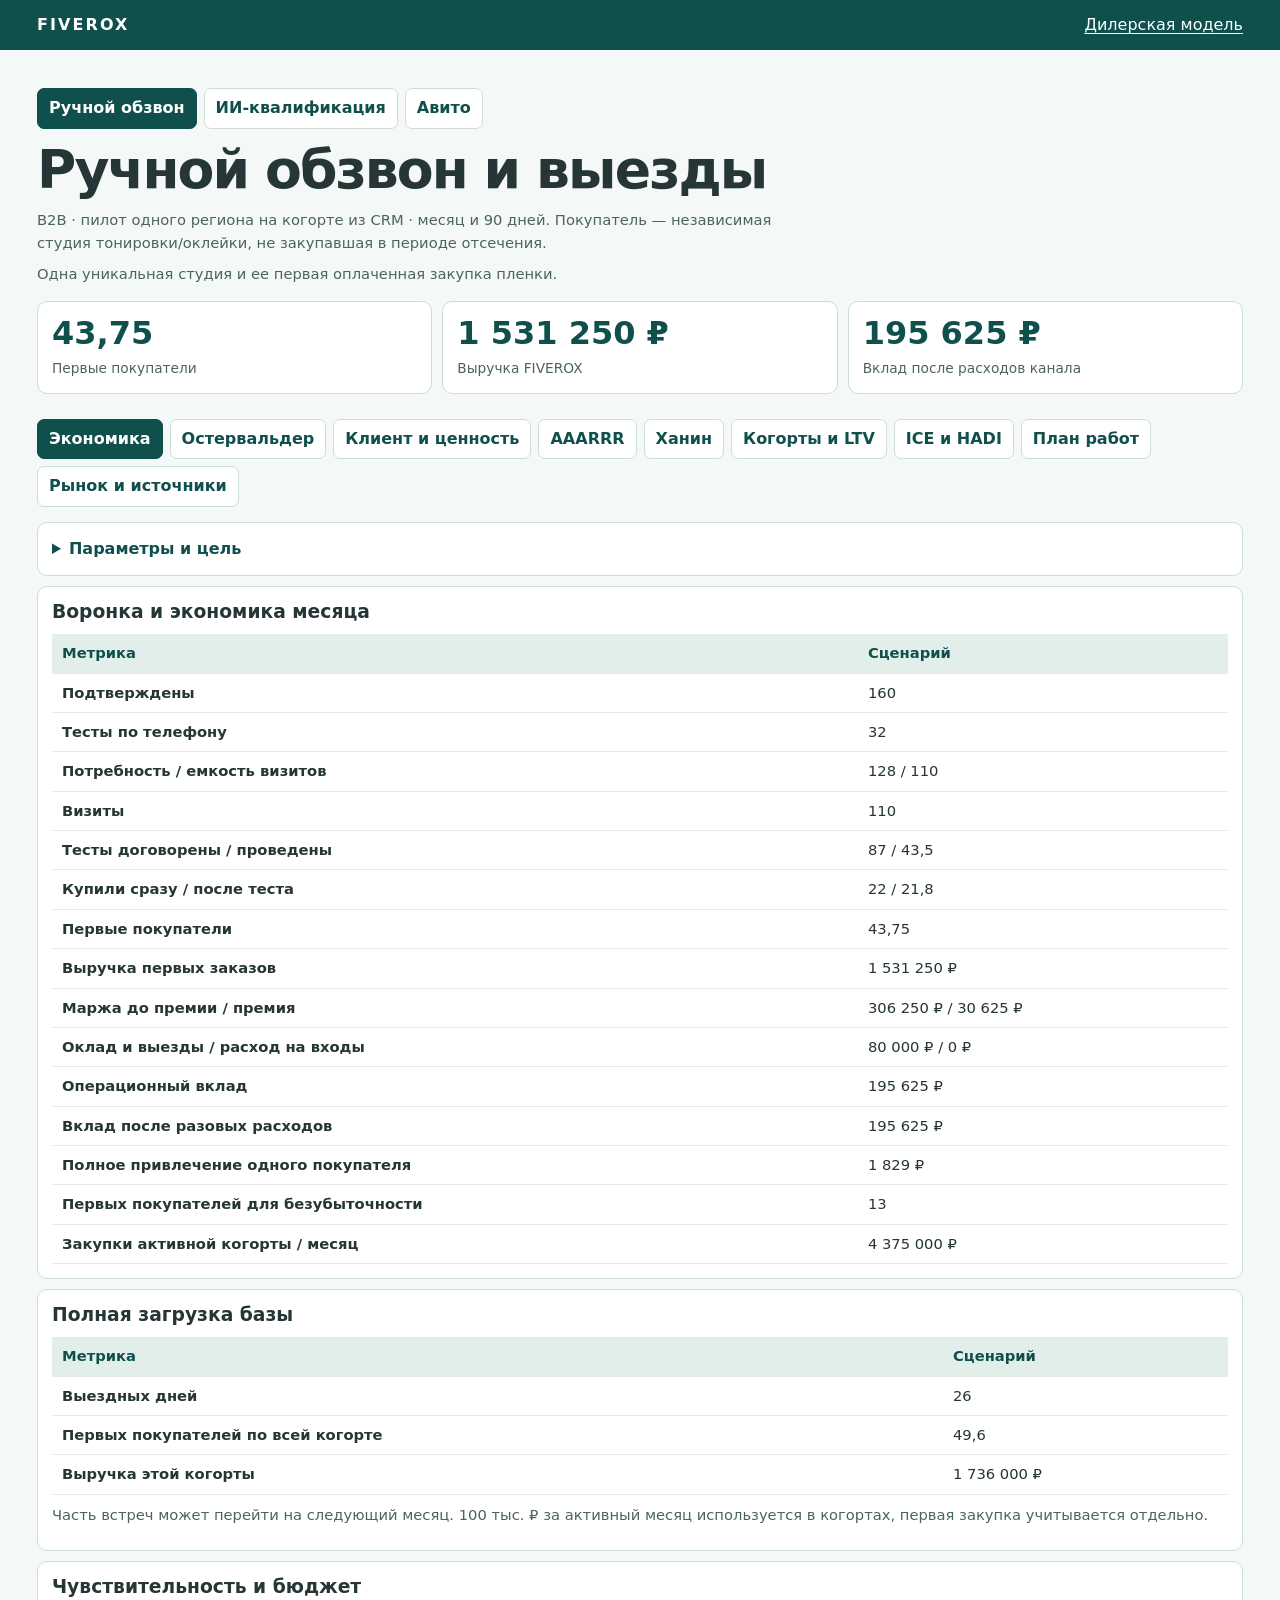
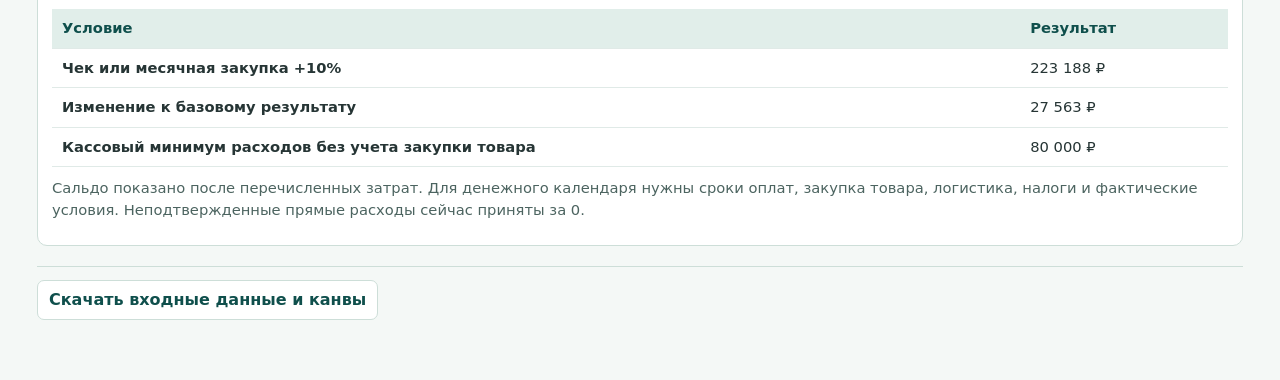
<file: sales-models-full.html>
<!doctype html><html lang="ru"><head><meta charset="UTF-8"><meta name="viewport" content="width=device-width,initial-scale=1"><meta name="theme-color" content="#0F4F4C"><meta name="description" content="Три полные бизнес-модели FIVEROX: ручной обзвон, ИИ-квалификация и Авито для действующих партнеров."><title>FIVEROX · Воронки продаж и удержания</title><style>
:root{--brand:#0f4f4c;--ink:#263535;--muted:#4c6460;--line:#cdded8;--ground:#f4f8f6;--soft:#e1eeea}
*{box-sizing:border-box}[hidden]{display:none!important}
body{margin:0;background:var(--ground);color:var(--ink);font:16px/1.52 system-ui,sans-serif}
a{color:var(--brand);text-underline-offset:3px}button,input,summary{font:inherit}a:focus-visible,button:focus-visible,input:focus-visible,summary:focus-visible{outline:3px solid #a94700;outline-offset:3px}
header{background:var(--brand);color:#fff;padding-block:13px}header a{color:#fff}header strong{letter-spacing:.13em}
.wrap{max-width:1250px;padding-inline:22px;margin:auto}.top{display:flex;justify-content:space-between;align-items:center;gap:12px;flex-wrap:wrap}
main{padding-block:26px 60px}h1{font-size:clamp(1.85rem,4.4vw,3.35rem);line-height:1.1;letter-spacing:-.035em;margin:.45rem 0}h2,h3{line-height:1.22;margin:0 0 .65rem}p{margin:.6rem 0}
.note,.scope,small{color:var(--muted);font-size:.92rem}.scope{max-width:82ch}
nav{display:flex;gap:7px;flex-wrap:wrap;margin:12px 0}nav a,.btn{background:#fff;border:1px solid var(--line);border-radius:7px;color:var(--brand);padding:7px 11px;text-decoration:none;font-weight:650;cursor:pointer}
nav a[aria-current]{background:var(--brand);border-color:var(--brand);color:#fff}
#kpi,.stage-grid{display:grid;grid-template-columns:repeat(3,minmax(0,1fr));gap:10px;margin:15px 0}
#kpi>div,.box,.block{background:white;border:1px solid var(--line);border-radius:10px;padding:14px;margin:0 0 10px}
#kpi strong,.stage-grid strong{display:block;font-size:clamp(1.35rem,3vw,2rem);color:var(--brand);line-height:1.1}#kpi span{display:block;font-size:.86rem;margin-top:.45rem;color:var(--muted)}
.table-scroll{overflow:auto}table{border-collapse:collapse;width:100%;font-size:.92rem}td,th{text-align:left;vertical-align:top;padding:8px 10px;border-bottom:1px solid #e0eae7}th{font-weight:600}thead th{background:var(--soft);color:var(--brand)}td{font-variant-numeric:tabular-nums}
summary{cursor:pointer;font-weight:650;color:var(--brand)}details[open]>summary{margin-bottom:6px}dd{margin:0 0 8px}dt{font-weight:700}
.canvas{display:grid;gap:9px;grid-template-columns:repeat(5,minmax(0,1fr));grid-template-areas:"partners activities value relations segments" "partners resources value channels segments" "costs costs costs revenue revenue"}
.block{margin:0}.partners{grid-area:partners}.activities{grid-area:activities}.value{grid-area:value;background:var(--soft)}.relations{grid-area:relations}.segments{grid-area:segments}.resources{grid-area:resources}.channels{grid-area:channels}.costs{grid-area:costs}.revenue{grid-area:revenue}
.controls{margin-top:15px}.param-actions{display:flex;gap:9px;flex-wrap:wrap;margin-block:10px}
#fields{display:grid;grid-template-columns:repeat(auto-fit,minmax(min(100%,290px),1fr));gap:12px}
fieldset{border:1px solid var(--line);padding:8px;margin:0;border-radius:7px;min-width:0}legend{font-weight:650;color:var(--brand);padding-inline:5px}
label{display:grid;grid-template-columns:minmax(0,1fr) 90px;gap:3px 7px;align-items:center;margin-bottom:8px;font-size:.9rem}label small{grid-column:1/-1;font-size:.78rem}input{min-width:0;width:100%;padding:4px 6px;color:var(--ink);border:1px solid #91aca4;border-radius:4px}
#status{padding:8px;border-left:3px solid #a94700;background:#fff4e8}footer{border-top:1px solid var(--line);margin-top:20px;padding-top:13px}
@media(max-width:850px){.canvas{grid-template-columns:repeat(2,minmax(0,1fr));grid-template-areas:none}.block{grid-area:auto}.stage-grid{grid-template-columns:repeat(2,minmax(0,1fr))}}
@media(max-width:480px){.wrap{padding-inline:12px}#kpi,.stage-grid,.canvas{grid-template-columns:1fr}nav a,.btn{padding:6px 8px;font-size:.88rem}}
</style></head><body>
<header><div class="wrap top"><strong>FIVEROX</strong><a href="./business-system.html">Дилерская модель</a></div></header><main class="wrap">
<nav id="units" aria-label="Модели"></nav><h1 id="title"></h1><p id="scope" class="scope"></p><p id="unit" class="scope"></p>
<div id="kpi" aria-live="polite"></div><nav id="sections" aria-label="Раздел модели"></nav>
<details class="box controls"><summary>Параметры и цель</summary><p id="params-unit" class="note"></p><p class="note">Результаты всех разделов меняются сразу при вводе. Деньги указаны в рублях. Сброс восстанавливает исходные значения трех моделей.</p>
<form id="parameters"><div class="param-actions"><button class="btn" type="reset">Сбросить параметры</button></div><div id="fields"></div></form></details>
<p id="status" role="status" hidden></p><div id="content"></div>
<footer><button class="btn" id="export" type="button">Скачать входные данные и канвы</button></footer>
<noscript>Для пересчета и переключения моделей включите JavaScript.</noscript></main><script>const defaults = {
  base:200, confirmed:80, phoneTest:20, visitShare:100, days:22, visitsDay:5, reserve:0,
  meetTest:50, meetSale:20, held:50, afterTest:50, first:35000, monthly:100000,
  margin:20, bonus:2, manager:80000, travel:0, contactCost:0, initialManual:0,
  eligible:100, aiConfirm:80, aiPhone:20, aiReady:10, aiVisit:30, aiAccept:50,
  minutes:2.4, minutePrice:10, dev:100000, manualGoal:250000, aiGoal:250000,
  retention:75, refShare:10, refSales:20,
  partners:10, holdout:60, campaign:75, ads:50000, fee:20000, cpl:2500,
  extra:0, qualified:70, booking:50, service:70, avitoGoal:0
};
const pct=n=>n/100;
const div=(a,b)=>b>0?a/b:null;
const finite=n=>Number.isFinite(n);
const optimize=(evaluate,breakpoint,goal)=>{
  const stops=[0,...(finite(breakpoint)&&breakpoint>0?[breakpoint]:[]),1e8];
  for(let k=1;k<stops.length;k++){
    const min=stops[k-1],max=stops[k],lo=evaluate(min),hi=evaluate(max);
    if(Math.abs(lo-goal)<.00001)return min;
    if((goal-lo)*(goal-hi)>0 || lo===hi)continue;
    return min+(goal-lo)*(max-min)/(hi-lo);
  }
  return null;
};
function field(wanted, capacity, phone, x){
  const visits=Math.min(wanted,capacity);
  const meetingTests=visits*pct(x.meetTest), direct=visits*pct(x.meetSale);
  const scheduled=phone+meetingTests, completed=scheduled*pct(x.held);
  return {wanted,visits,meetingTests,direct,refused:visits-meetingTests-direct,
    scheduled,completed,testBuyers:completed*pct(x.afterTest)};
}
function economics(buyers,visits,inputSpend,initial,x) {
  const net=pct(x.margin-x.bonus), revenue=buyers*x.first, fixed=x.manager+visits*x.travel;
  return {buyers,revenue,net,margin:revenue*pct(x.margin),bonus:revenue*pct(x.bonus),
    fixed,inputSpend,operating:revenue*net-fixed-inputSpend,initial,payroll:x.manager,
    launch:revenue*net-fixed-inputSpend-initial,cac:div(fixed+inputSpend,buyers),
    matureTurnover:buyers*x.monthly,matureContribution:buyers*x.monthly*net,
    breakEven:div(fixed+inputSpend,x.first*net)};
}
function manual(x){
  const capacity=Math.floor(x.days*x.visitsDay*(1-pct(x.reserve)));
  const confirmed=x.base*pct(x.confirmed), phone=confirmed*pct(x.phoneTest);
  const wanted=(confirmed-phone)*pct(x.visitShare), f=field(wanted,capacity,phone,x);
  const full=field(wanted,Infinity,phone,x),paid=full.direct+full.testBuyers;
  return {...f,capacity,confirmed,phone,fullBuyers:paid,fullRevenue:paid*x.first,
    fullDays:div(wanted,x.visitsDay),firstValue:confirmed,
    ...economics(f.direct+f.testBuyers,f.visits,x.base*x.contactCost,x.initialManual,x)};
}
function ai(x){
  const capacity=Math.floor(x.days*x.visitsDay*(1-pct(x.reserve)));
  const allowed=x.base*pct(x.eligible),confirmed=allowed*pct(x.aiConfirm);
  const phone=confirmed*pct(x.aiPhone),ready=confirmed*pct(x.aiReady),hotBuyers=ready*pct(x.aiAccept);
  const f=field(confirmed*pct(x.aiVisit),capacity,phone,x);
  const minutes=allowed*x.minutes,calls=minutes*x.minutePrice;
  return {...f,capacity,allowed,confirmed,phone,ready,hotBuyers,minutes,calls,
    handoff:ready+phone+f.wanted,...economics(f.direct+f.testBuyers+hotBuyers,f.visits,calls,x.dev,x)};
}
function avito(x){
  const lead=div(x.ads,x.cpl)??0, cost=x.ads+x.fee, net=pct(x.margin-x.bonus);
  const qualified=lead*pct(x.qualified), booked=qualified*pct(x.booking), serviced=booked*pct(x.service);
  const retained=x.partners*pct(x.campaign), control=x.partners*pct(x.holdout);
  const extraPartners=retained-control, revenue=extraPartners*x.monthly+x.extra;
  const need=div(cost,net), needPartners=need===null?null:div(need-x.extra,x.monthly);
  return {lead,qualified,booked,serviced,cost,net,control,retained,extraPartners,revenue,
    operating:revenue*net-cost, fullCpl:div(cost,lead), need,
    needPartners:needPartners===null?null:Math.max(0,needPartners),
    requiredRetention:needPartners===null||x.partners<=0?null:pct(x.holdout)+needPartners/x.partners};
}
const calculators={manual,ai,avito};
function cohorts(type,x,m){
  const isPartner=type==='avito';
  return Array.from({length:6},(_,age)=>{
    const current=(isPartner?x.partners:m.buyers)*(pct(isPartner?x.campaign:x.retention)**age);
    const control=isPartner?x.partners*pct(x.holdout)**age:null;
    const revenue=isPartner?(current-control)*x.monthly+(age>0?x.extra:0):current*(age===0?x.first:x.monthly);
    const allocated=isPartner?m.cost:(age===0?m.fixed+m.inputSpend+m.initial:0);
    return {age,current,control,revenue,contribution:revenue*m.net,allocated,result:revenue*m.net-allocated};
  });
}
function khanin(type,x,m){
  const isAI=type==='ai', isPartner=type==='avito';
  const goal=x[type==='manual'?'manualGoal':isAI?'aiGoal':'avitoGoal'];
  const fullNeed=(isPartner?m.cost:m.fixed+m.inputSpend)+goal;
  const format=(label,unit,base,target,note)=>({label,unit,base,target:finite(target)&&target>=0?target:null,note});
  if(isPartner){
    const gap=pct(x.campaign-x.holdout), delta=m.extraPartners, need=div(fullNeed,m.net);
    const neededRet=need===null||x.partners*x.monthly<=0?null:pct(x.holdout)+(need-x.extra)/(x.partners*x.monthly);
    const price=need===null?null:div(need-x.extra,delta);
    const gross=div(fullNeed,m.revenue);
    const unitMargin=fullNeed<=0?0:gross===null?null:gross+pct(x.bonus);
    const fee=m.revenue*m.net-x.ads-goal;
    const cpl=div(m.revenue*m.net-x.fee-goal,m.lead);
    return [
      format("Студий в пилоте","шт",x.partners,need===null?null:div(need-x.extra,gap*x.monthly),"При текущем разрыве удержания и неизменном бюджете. Проверить, хватит ли лидов на студию."),
      format("Месячное удержание с Авито","%",x.campaign,neededRet===null||neededRet>1?null:Math.max(0,neededRet)*100,"Удержание контрольной группы фиксировано. Верхняя граница 100%."),
      format("Месячная закупка активной студии","₽",x.monthly,price,"При текущем количестве дополнительно удержанных студий."),
      format("Валовая маржа до премии","%",x.margin,unitMargin===null||unitMargin>1?null:unitMargin*100,"Премия остается процентом от выручки."),
      format("Максимальная стоимость ведения","₽",x.fee,fee,"Рекламный бюджет и объем закупок сохранены."),
      format("Прирост закупок сверх удержания","₽",x.extra,need===null?null:Math.max(0,need-delta*x.monthly),"Вносить только независимый прирост по выполненным работам."),
      format("Предельная цена рекламного лида","₽",x.cpl,cpl,"Плановое число лидов фиксировано, бюджет меняется вместе с CPL. Закупки фиксированы."),
    ];
  }
  const trafficRate=isAI?pct(x.eligible)*pct(x.aiConfirm)*pct(x.aiVisit):
    pct(x.confirmed)*(1-pct(x.phoneTest))*pct(x.visitShare);
  const evaluate=calculators[type];
  const baseTarget=optimize(n=>evaluate({...x,base:n}).operating,div(m.capacity,trafficRate),goal);
  const buyers=div(fullNeed,x.first*m.net);
  const conversion=m.buyers?div(buyers,x.base):buyers===null?null:div(buyers,x.base);
  const eligible=isAI?pct(x.eligible)*pct(x.aiConfirm):pct(x.confirmed);
  const targetPrice=div(fullNeed,m.buyers*m.net);
  const requiredMargin=div(fullNeed,m.revenue);
  const maxSalary=m.revenue*m.net-m.inputSpend-m.visits*x.travel-goal;
  const apc=div(fullNeed,m.revenue*m.net);
  const residual=m.revenue*m.net-m.fixed-goal;
  return [
    format("Входящая база","шт",x.base,baseTarget,"Конверсии сохранены, выезды ограничены, стоимость входа растет с базой."),
    format("База → первая покупка","%",x.base?100*m.buyers/x.base:null,conversion!==null&&conversion<=eligible?100*conversion:null,"Сквозная целевая конверсия. Проверить, какая ветка и мощность дадут прирост."),
    format("Чек первой закупки","₽",x.first,targetPrice,"Количество покупателей фиксировано, премия и валовая маржа пересчитываются."),
    format("Валовая маржа до премии","%",x.margin,requiredMargin===null||requiredMargin+pct(x.bonus)>1?null:100*(requiredMargin+pct(x.bonus)),"Удерживаем оборот и переменный процент премии."),
    format("Максимальный оклад на канал","₽",x.manager,maxSalary,"Остальные расходы и текущий объем сохранены."),
    format("Закупок на покупателя за период","×",1,apc,"Теоретический APC при том же чеке. Повтор должен быть оплачен в периоде."),
    format(isAI?"Предельная цена минуты ИИ":"Предельная цена входящей записи","₽",isAI?x.minutePrice:x.contactCost,div(residual,isAI?m.minutes:x.base),"Объем фиксирован. Это цена единицы трафика, а не CAC."),
  ];
}

const model={"manual":{"title":"Ручной обзвон и выезды","icon":"Прямые продажи","unit":"Одна уникальная студия и ее первая оплаченная закупка пленки.","scope":"B2B · пилот одного региона на когорте из CRM · месяц и 90 дней. Покупатель — независимая студия тонировки/оклейки, не закупавшая в периоде отсечения.","geo":"Для пилота — один участок Москвы и МО. 200 точек являются рабочей когортой, не размером рынка. Регион выбран как допущение.","alternative":"Остаться у текущего поставщика или купить один рулон у другого оптовика.","market":"Проверить выпуск по одной зоне выездов. Посчитать уникальные активные точки с подтвержденной услугой, совпадение по сети и новый/действующий статус в CRM. Доступной доли рынка по пленке пока нет.","gaps":"Нет выгрузки звонков, расходов на визит, стоимости обработки базы и зрелых повторов по точкам. 22 выездных дня, 100% выхода на встречи из остатка и 75% удержания — типовые значения для расчета.","sources":[["Входные показатели FIVEROX","","Условия и оценочные конверсии из задания. Запросить CRM с датами, заказами, возвратами и одинаковым определением точки."],["ATOMGARD · каталог","https://atomgard.ru/","Официальный ассортимент пленок и примеры SKU."],["MEMBRANE · партнеры","https://ru.membrane-ppf.com/contact","Публичная сеть поставщиков как альтернатива для студии."],["UNIONDELTA · каталог","https://www.uniondelta.ru/catalog/","Сравнение ассортиментной доступности. Условия переговоров и конкретные цены проверяются отдельно."],["АВТОСТАТ · октябрь 2026","https://www.autostat.ru/press-releases/63433/","Контекст спроса: 132,9 тыс. новых легковых автомобилей. Это индикатор смежного рынка, а не объем рынка пленки."]],"canvas":[{"id":"partners","title":"Ключевые партнеры","what":"Поставщики товара, склад, региональный представитель и партнерские студии.","kpi":"Доступность ходовых позиций","check":"Сверить остатки, тестовые образцы и владельца доставки."},{"id":"activities","title":"Виды деятельности","what":"Парсинг, дедупликация, обзвон, маршруты, тесты, заказ и повторный контакт.","kpi":"Первые оплаченные заказы / 200 точек","check":"Сверить события звонка, теста и оплаты по ID."},{"id":"resources","title":"Ресурсы","what":"Собственная CRM, менеджер, образцы, прайс и слоты выездов.","kpi":"Факт визитов / доступная емкость","check":"Записать время контактов, визитов и сопровождения."},{"id":"value","title":"Ценностное предложение","what":"Мастер проверяет пленку на своей задаче и получает срок поставки и экономику заказа.","kpi":"Покупки / завершенные тесты","check":"Спросить, какой критерий мастер считает проходным."},{"id":"relations","title":"Отношения с клиентами","what":"Менеджер отвечает за точку от первого контакта до повторной закупки.","kpi":"Доля с повторной оплатой М+1","check":"Дедуплицировать повтор и частичные оплаты."},{"id":"channels","title":"Каналы","what":"База карт, ручной телефонный контакт, выезды и рекомендации мастеров.","kpi":"Дозвон и подтверждение профиля","check":"Сверить 80% подтверждения по записи CRM."},{"id":"segments","title":"Сегменты клиентов","what":"Владелец или закупщик независимой студии тонировки и оклейки.","kpi":"Подтвержденные новые точки в регионе","check":"Исключить дубли, действующих клиентов и нерелевантные услуги."},{"id":"costs","title":"Структура затрат","what":"Оклад, премия от оборота, выезды, обработка базы и тестовые образцы.","kpi":"Стоимость нового покупателя","check":"Внести реальные расходы на образцы, логистику и выезды."},{"id":"revenue","title":"Потоки выручки","what":"Первая оплаченная закупка 35 тыс. ₽ и следующие месяцы активного клиента.","kpi":"Оборот первых заказов и повторов по когортам","check":"Подтвердить покупку по оплате и учесть возвраты."}],"vpc":{"job":"Подобрать пленку под типовые работы без простоя и переделок.","pain":"Незнакомый материал, риск брака, складской остаток и потраченное время мастера.","gain":"Понятный тест, наличие нужной позиции, быстрый повтор.","offer":"Тест на согласованной задаче и предложение на первую закупку после результата.","relief":"Предварительно уточнить тип работ и критерий приемки, подтвердить срок поставки.","proof":"Отметить результат теста и сравнить с критериями клиента до первой оплаты."},"ladder":["Покажите, где теряются время и материал","Обсудите последний случай переделки","Дайте подходящий образец и критерий приемки","Покажите наличие, сроки и расчет по SKU","Согласуйте оплачиваемую первую закупку"],"interview":["Как покупали пленку в последний раз?","Какая пленка ушла в переделку и почему?","По какому результату вы переходите с теста на заказ?","Кто согласовывает расход и когда нужна следующая партия?"],"funnel":[["Awareness","Точки получили контакт в рамках когорты","Уникальные точки в базе","30 дней"],["Acquisition","Подтверждены профиль и контакт","Контактированные точки","30 дней"],["Activation","Студия провела тест или приняла первую поставку без теста","Подтвержденные точки","30–60 дней"],["Retention","Точки с закупкой в следующем месяце","Когорта сценарных первых покупателей","М+1"],["Referral","Новый покупатель по рекомендации","Когорта первых покупателей; доли рекомендателей и их оплат — допущения","90 дней"],["Revenue","Первая оплаченная закупка по ИНН","Точки с подтвержденным профилем","30–60 дней"]],"experiments":[["M1","Проведенные тесты","Подтверждение календаря и задачи за сутки повышает долю проведенных тестов.","2 группы по 30 согласованных тестов, 30 дней. Обычное напоминание против подтверждения задачи.","Состоялось / согласовано; граница решения 60% против исходных 50%.","До 10 тыс. ₽ из согласуемого бюджета. Пауза при жалобах или срыве более 20% визитов.","8","7","8","Реализуется без изменения прайса."],["M2","Маршрут","Зоны выезда уменьшают время в дороге.","По 10 сравнимых выездных дней. Группировать соседние студии, фиксировать дорогу и результат.","Не менее 5 визитов в день при сохранении доли оплат.","Тот же лимит поездок. Пауза, если растут опоздания.","7","6","8","Есть операционная выгода от времени."],["M3","Первая закупка","Согласованный критерий теста увеличивает долю оплат.","Две недели последовательно по 20 проведенных тестов, с критериями и без.","Первые покупки / тесты за 14 дней, ориентир +10 п. п.","До 5 тыс. ₽ на материалы после согласования. Пауза при росте брака.","8","5","7","Нет фактической базы тестов."]],"execution":[["Неделя 1","Аналитик CRM","200 уникальных новых точек, источник, услуги, владелец записи и статус согласия."],["Неделя 2","Региональный менеджер","Развести телефонный тест и визит по разным статусам. Сверить фактическую емкость маршрутов."],["Недели 3–4","Менеджер и склад","Передать образец, зафиксировать тест, оплату и выдачу пленки с единым ID."],["Месяцы 2–3","Руководитель продаж и финансы","Сверить вклад, повторы М+1, расходы на визит и целевые значения Ханина."]]},"ai":{"title":"ИИ-квалификация и передача менеджеру","icon":"Прямые продажи","unit":"Одна студия с основанием для обзвона. Доход учитывается при первой оплаченной закупке.","scope":"B2B · отдельный пилот на сопоставимой базе студий · месяц, горизонт сравнения 90 дней. Покупатель — владелец или закупщик студии.","geo":"Та же территория Москвы и МО для парного сравнения. Одна студия участвует только в одном плече теста.","alternative":"Ручной квалифицирующий контакт или обработка входящего интереса менеджером.","market":"Доступный объем определяет подтвержденный допуск к вызову. Общий список найденных контактов служит верхней границей. Стоимость и длительность сверяются по детализации.","gaps":"Нет фактов ИИ-пилота, доли согласий, длительности платных соединений и тарифной детализации. 100% допуск — расчетная верхняя оценка. Статусы 20%/10%/30% и 2,4 минуты — типовые значения.","sources":[["Входные показатели FIVEROX","","Условия и оценочные конверсии из задания. Запросить CRM с датами, заказами, возвратами и одинаковым определением точки."],["ATOMGARD · каталог","https://atomgard.ru/","Официальный ассортимент пленок и примеры SKU."],["MEMBRANE · партнеры","https://ru.membrane-ppf.com/contact","Публичная сеть поставщиков как альтернатива для студии."],["UNIONDELTA · каталог","https://www.uniondelta.ru/catalog/","Сравнение ассортиментной доступности. Условия переговоров и конкретные цены проверяются отдельно."],["АВТОСТАТ · октябрь 2026","https://www.autostat.ru/press-releases/63433/","Контекст спроса: 132,9 тыс. новых легковых автомобилей. Это индикатор смежного рынка, а не объем рынка пленки."],["ФЗ «О связи» · ст. 44.1-1","https://www.consultant.ru/document/cons_doc_LAW_43224/b5a11e1f308ded9f4b94bf885bcf76ed577f9576/","Предварительное согласие для массовых и автоматических вызовов."],["ФЗ «О рекламе» · ст. 18","https://www.consultant.ru/document/cons_doc_LAW_58968/f892dec1383709792452f18d36e7043306e2be0a/","Требования к рекламе по телефону и запрет автоматического дозванивания для рекламы."]],"canvas":[{"id":"partners","title":"Ключевые партнеры","what":"Провайдер телефонии, подрядчик ИИ, CRM, менеджер и склад.","kpi":"Доступность вызова и приема лида","check":"Проверить тарифы, журнал вызовов и дубль в CRM."},{"id":"activities","title":"Виды деятельности","what":"Проверка основания звонка, квалификация, передача и обработка менеджером.","kpi":"Первые оплаты / допущенные точки","check":"Разметить причины отказа и ошибки ИИ."},{"id":"resources","title":"Ресурсы","what":"Сценарий вопросов, интеграция CRM, телефония и время менеджера.","kpi":"Платные минуты / допущенный контакт","check":"Сверить счет оператора с журналом."},{"id":"value","title":"Ценностное предложение","what":"Студия быстро получает ответ по следующему шагу и помощь человека там, где нужна.","kpi":"Доля точек с подтвержденным следующим шагом","check":"Оценивать содержательный ответ на вопрос студии."},{"id":"relations","title":"Отношения с клиентами","what":"Менеджер принимает готовых к покупке или тесту и подтверждает обещанный шаг.","kpi":"Оплаты / переданные горячие лиды","check":"Контролировать скорость первой реакции и отсутствие дублей."},{"id":"channels","title":"Каналы","what":"Пилот квалификации допущенной базы; менеджер завершает сделку.","kpi":"Переданные лиды / допущенная база","check":"Проверить загрузку и сравнить контрольную группу."},{"id":"segments","title":"Сегменты клиентов","what":"Те же владельцы студий, на которых распространяется согласованный сценарий вызова.","kpi":"Доля базы с подтвержденным допуском","check":"Хранить проверяемое основание обработки."},{"id":"costs","title":"Структура затрат","what":"100 тыс. ₽ разработка, минуты, оклад, премия и выезды.","kpi":"Регулярные расходы / первая оплата","check":"Разовую разработку показать отдельно от месяца работы."},{"id":"revenue","title":"Потоки выручки","what":"Оплаченные первые закупки после квалификации и повторы тех же точек.","kpi":"Инкрементальный вклад против ручного плеча","check":"Не приписывать ИИ повтор из другой когорты."}],"vpc":{"job":"Быстро получить подходящее действие по конкретному материалу.","pain":"Нежелательные звонки, многократные вопросы и непонятные сроки ответа.","gain":"Один согласованный следующий шаг и быстрый контакт человека.","offer":"Квалификация запроса с передачей менеджеру нужного контекста.","relief":"Подтвердить допустимость звонка и возможность прекратить его, исключить дубли.","proof":"Связать квалификацию, задачу менеджеру и первую оплату по ID."},"ladder":["Уточните, запрашивала ли точка контакт","Определите задачу и срок","Согласуйте тест с подтверждением","Передайте менеджеру контекст выбора","Доведите готовый запрос до оплаты"],"interview":["Что вы хотели узнать при последнем обращении к поставщику?","Какой вопрос отнимает больше всего времени?","Где вы хотели перейти на человека?","Какой срок ответа был критичным?"],"funnel":[["Awareness","Записи допущены к контакту","Студии исходной когорты","Месяц"],["Acquisition","Подтверждены профиль и контакт","Записи с допуском","Месяц"],["Activation","Студия провела тест или приняла первую поставку без теста","Студии, переданные менеджеру","30–60 дней"],["Retention","Точки с заказом в следующем месяце","Когорта первых покупателей","М+1"],["Referral","Новый покупатель по рекомендации студии","Когорта первых покупателей; доли — сценарные","90 дней"],["Revenue","Первая оплаченная закупка","Переданные менеджеру студии","30–60 дней"]],"experiments":[["A1","Парный пилот","ИИ сокращает визиты при сопоставимом вкладе.","Случайно разделить по 50 допущенных студий, равный сегмент, 30–60 дней. Контроль — ручная обработка.","Чистый вклад канала на 1 допущенный контакт и число визитов. Ориентир не ниже ручного вклада.","Платные минуты отдельно. Остановить при ошибке допуска, жалобах или неподтвержденной передаче.","10","6","6","Главный риск — значимая потеря первых закупок."],["A2","Передача горячего лида","Карточка с конкретным следующим шагом повышает оплату.","Сравнить два формата заявки по 20 карточек, 14 дней.","Оплаты / горячие лиды и время первого ответа.","В бюджете пилота. Пауза при росте дублей.","8","5","8","Дешевый тест после интеграции."],["A3","Минуты","Короткий сценарий снижает платное время без потери качества.","Сопоставимые допустимые контакты, два варианта, 2 недели.","Минуты / запись и точность квалификации по ручной проверке.","Пауза при точности классификации ниже 80%.","7","5","7","Стоимость зависит от тарифа и соединений."]],"execution":[["Неделя 1","Руководитель проекта и юрист","Проверенный сценарий, реестр допуска, подтвержденный тариф и способ остановки."],["Неделя 2","Интегратор CRM","Три взаимно исключающие ветки, журнал, защита от дублей, контрольное прохождение."],["Недели 3–4","Менеджер и аналитик","Раздельные когорты, SLA передачи, счета телефонии и ручная верификация."],["Месяцы 2–3","Финансы и руководитель продаж","Проверить инкрементальный вклад, сохранение качества и окупаемость разработки."]]},"avito":{"title":"Авито для действующих студий","icon":"Удержание","unit":"Одна действующая студия в когорте пилота. Выручка FIVEROX — прирост закупок материалов.","scope":"B2B2C · 1 регион · бюджет на месяц, эффект удержания М+1 и LTV на 6 месяцев. Студия — покупатель материала. Автовладелец — получатель услуги студии.","geo":"Москва и МО как сценарий первого региона; 10 действующих студий и сопоставимый контроль — типовые значения, можно изменить.","alternative":"Студии сами привлекают клиентов или остаются на своей органике; FIVEROX сохраняет обычное сопровождение без субсидии.","market":"Проверить спрос в конкретных зонах и услуги действующих студий. Объем лидов здесь выводится из бюджета и CPL, а не из числа объявлений.","gaps":"Нет истории кабинета, подтвержденных CPL, факта записи и удержания по сопоставимому контролю. 60%/75% удержания и 70%/50%/70% движения лида — типовые значения.","sources":[["Входные показатели FIVEROX","","Условия и оценочные конверсии из задания. Запросить CRM с датами, заказами, возвратами и одинаковым определением точки."],["ATOMGARD · каталог","https://atomgard.ru/","Официальный ассортимент пленок и примеры SKU."],["MEMBRANE · партнеры","https://ru.membrane-ppf.com/contact","Публичная сеть поставщиков как альтернатива для студии."],["UNIONDELTA · каталог","https://www.uniondelta.ru/catalog/","Сравнение ассортиментной доступности. Условия переговоров и конкретные цены проверяются отдельно."],["АВТОСТАТ · октябрь 2026","https://www.autostat.ru/press-releases/63433/","Контекст спроса: 132,9 тыс. новых легковых автомобилей. Это индикатор смежного рынка, а не объем рынка пленки."],["Авито Услуги","https://www.avito.ru/rossiya/predlozheniya_uslug","Площадка привлечения. CPL и качество обращения берутся из факта пилота, а не из внешнего каталога."]],"canvas":[{"id":"partners","title":"Ключевые партнеры","what":"Авито, действующие студии, координатор и региональный менеджер.","kpi":"Принятые лиды по студиям","check":"Зафиксировать согласованные услуги и доступные слоты."},{"id":"activities","title":"Виды деятельности","what":"Объявления, прием и маршрутизация лидов, запись, сверка выполненных работ и закупок.","kpi":"Выполненные работы / переданные лиды","check":"Дедуплицировать обращения и проверить живую связь."},{"id":"resources","title":"Ресурсы","what":"Кабинет Авито, бюджет, CRM и свободные слоты студий.","kpi":"CPL с учетом ведения","check":"Сверить расходы с кабинетом и уникальные заявки с CRM."},{"id":"value","title":"Ценностное предложение","what":"Партнер получает реальные запросы по своим услугам и понимает, какие обращения приведены.","kpi":"Работы и инкрементальные закупки","check":"Замерить добавочный эффект против контроля."},{"id":"relations","title":"Отношения с клиентами","what":"Действующие партнеры с правилами приема и еженедельной сверкой.","kpi":"Удержание закупающих точек М+1","check":"Проверить причины оттока и отказов в принятии."},{"id":"channels","title":"Каналы","what":"Авито Услуги, передача обращения в CRM и согласованной студии.","kpi":"Уникальные лиды / рекламные расходы","check":"Проверить возраст лида, дубль и статус записи."},{"id":"segments","title":"Сегменты клиентов","what":"Студии, уже закупающие пленку, с запасом мощности; автовладельцы как аудитория объявления.","kpi":"Активные партнеры и доступные слоты","check":"Сопоставить тест и контроль по обороту до пилота."},{"id":"costs","title":"Структура затрат","what":"20 тыс. ₽ ведение, 50 тыс. ₽ реклама, переменная премия с прироста товарного оборота.","kpi":"70 тыс. ₽ / регион / мес.","check":"План-факт и остановка при систематическом превышении бюджета."},{"id":"revenue","title":"Потоки выручки","what":"Дополнительная оплата пленки действующими студиями за счет удержания и выполненных работ.","kpi":"Инкрементальный вклад после бюджета","check":"Услуга студии не входит в выручку FIVEROX."}],"vpc":{"job":"Заполнять доступные слоты работой и поддерживать оборот материала.","pain":"Нецелевые обращения, неравномерная загрузка и отсутствие атрибуции.","gain":"Уникальные запросы рядом со студией и прозрачный учет результатов.","offer":"Региональный канал лидов с маршрутизацией на действующего партнера и контролем записи.","relief":"Проверка услуги и географии, время ответа, перераспределение не принятых лидов.","proof":"Сравнить оплаченные закупки тестовой и контрольной групп, учесть возвраты и сезонность."},"ladder":["Выявите свободные рабочие слоты","Проверьте проблемы текущих лидов","Предложите передачу релевантных запросов","Согласуйте SLA приема и правила атрибуции","Покажите выполненные работы и разницу закупок"],"interview":["Откуда пришли последние пять клиентов?","Сколько из них дошло до работ?","Какие слоты остались пустыми и почему?","Как вы отличаете внеплановую закупку материалов от обычной?"],"funnel":[["Awareness","Уникальные контакты из объявлений","Показы по кабинету, пока нет данных","Месяц"],["Acquisition","Уникальные квалифицированные лиды","Контакты Авито","Месяц"],["Activation","Автовладелец получил выполненную услугу","Записанные из целевых лидов","До 30 дней"],["Retention","Активные студии с закупкой в М+1","Когорта действующих студий; отдельно тест и контроль","М+1"],["Referral","Новая подтвержденная студия по рекомендации","Партнеры пилота; факта нет","90 дней"],["Revenue","Инкрементальные оплаченные закупки FIVEROX","Разница с сопоставимым контролем","Месяц"]],"experiments":[["V1","Удержание","Лиды повышают вклад закупок относительно контроля.","10 тестовых и сопоставимые контрольные студии, 30 дней базиса и 60 дней наблюдения.","Прирост закупок и вклад. Для безубыточности при базовой марже ≈389 тыс. ₽/мес.","70 тыс. ₽ на регион в месяц. При нулевых выполненных работах после 10 лидов проверить маршрут.","9","6","7","Напрямую проверяет инкрементальность."],["V2","Скорость приема","Быстрая реакция студии повышает запись.","Чередовать дежурные окна, журнал событий, 20 лидов.","Подтвержденные записи / квалифицированные лиды; базовый ориентир 50%.","Тот же рекламный бюджет. Пауза при повторяющихся пропущенных контактах.","7","5","8","Снижение потерь без расширения бюджета."],["V3","Качество объявления","Детализация услуги снижает долю неподходящих заявок.","Два объявления с сопоставимым показом, 14 дней.","Целевые лиды / все лиды и CPL с ведением.","Не превышать лимит региона. Пауза при CPL выше 3 500 ₽ без улучшения качества.","7","5","7","Сравнение при равных периодах."]],"execution":[["Неделя 1","Руководитель маркетинга и аналитик","Подобрать тест и контроль, зафиксировать базовый оборот и доступную мощность студий."],["Неделя 2","Специалист Авито и координатор","Лимит рекламы, отдельные ID лидов, SLA, согласованы ответственные студии."],["Недели 3–4","Координатор и партнеры","Факт распределения, записи, работ и контроль дублей."],["Месяцы 2–3","Финансы и руководитель маркетинга","Сверить М+1, дополнительные закупки и вклад после расходов; решение по региону."]]}};
const $=s=>document.querySelector(s);
const f=(v,d=1)=>finite(v)?v.toLocaleString('ru-RU',{maximumFractionDigits:d}):'—';
const r=(v,d=0)=>finite(v)?f(v,d)+' ₽':'—';
const percent=v=>finite(v)?f(v*100)+'%':'—';
const round=v=>finite(v)?f(Math.ceil(v),0):'—';
const sections={overview:"Экономика",canvas:"Остервальдер",customer:"Клиент и ценность",funnel:"AAARRR",goals:"Ханин",cohorts:"Когорты и LTV",experiments:"ICE и HADI",execution:"План работ",sources:"Рынок и источники"};
const labels={manual:"Ручной обзвон",ai:"ИИ-квалификация",avito:"Авито"};
const state={...defaults};
let type,view;
const table=(headers,rows)=>`<div class="table-scroll" tabindex="0"><table><thead><tr>${headers.map(h=>`<th scope="col">${h}</th>`).join('')}</tr></thead><tbody>${rows.map(row=>`<tr>${row.map((v,n)=>n===0?`<th scope="row">${v}</th>`:`<td>${v}</td>`).join('')}</tr>`).join('')}</tbody></table></div>`;
const panel=(title,body)=>`<section class="box"><h3>${title}</h3>${body}</section>`;
const note=s=>`<p class="note">${s}</p>`;
const list=a=>'<ul>'+a.map(x=>'<li>'+x+'</li>').join('')+'</ul>';
const fields={
  base:"Точек в базе",confirmed:"Подтверждение профиля, %",phoneTest:"Тест по телефону, %",visitShare:"Визит из оставшихся, %",days:"Выездных дней / месяц",visitsDay:"Визитов в день",reserve:"Резерв выездов, %",
  meetTest:"Встреча → тест, %",meetSale:"Встреча → покупка, %",held:"Согласован → проведен тест, %",afterTest:"Проведен тест → покупка, %",
  first:"Первая закупка, ₽",monthly:"Месячная закупка активной точки, ₽",margin:"Маржа до премии, %",bonus:"Премия с оборота, %",manager:"Оклад, ₽ / месяц",travel:"Расход на визит, ₽",contactCost:"Прямой расход на запись базы, ₽",initialManual:"Разовая подготовка, ₽",manualGoal:"Цель вклада / месяц, ₽",
  eligible:"Доля базы с допуском к обзвону, %",aiConfirm:"Подтверждение среди допущенных, %",aiPhone:"ИИ согласовал тест, %",aiReady:"ИИ передал готовую к покупке студию, %",aiVisit:"ИИ передал студию, которой нужен визит, %",aiAccept:"Горячий лид → покупка, %",minutes:"Платных минут на допущенную запись",minutePrice:"Стоимость минуты, ₽",dev:"Разовая разработка, ₽",aiGoal:"Цель вклада / месяц, ₽",
  retention:"Сохранение закупающей точки каждый месяц, %",refShare:"Студии, давшие рекомендацию, %",refSales:"Рекомендация → покупка, %",
  partners:"Студии в группе Авито",holdout:"Удержание контрольной группы, %",campaign:"Удержание с Авито, %",ads:"Рекламный бюджет, ₽ / месяц",fee:"Ведение кабинета, ₽ / месяц",cpl:"CPL рекламы, ₽",extra:"Дополнительные закупки сверх удержания, ₽",qualified:"Целевые лиды / лиды, %",booking:"Запись / целевые лиды, %",service:"Работа / записи, %",avitoGoal:"Цель вклада / месяц, ₽"
};
const fieldGroups={
  manual:[["База и маршрут",["base","confirmed","phoneTest","visitShare","days","visitsDay","reserve","meetTest","meetSale","held","afterTest"]],["Экономика и долгосрочная ценность",["first","monthly","margin","bonus","manager","travel","contactCost","initialManual","retention","refShare","refSales","manualGoal"]]],
  ai:[["Квалификация и минуты",["base","eligible","aiConfirm","aiPhone","aiReady","aiVisit","aiAccept","minutes","minutePrice","dev"]],["Выезды и тесты",["days","visitsDay","reserve","meetTest","meetSale","held","afterTest"]],["Экономика и долгосрочная ценность",["first","monthly","margin","bonus","manager","travel","retention","refShare","refSales","aiGoal"]]],
  avito:[["Кабинет и заявки",["ads","fee","cpl","qualified","booking","service"]],["Закупки и удержание",["partners","holdout","campaign","monthly","extra","margin","bonus","avitoGoal"]]]
};
const typical=new Set(["visitShare","days","reserve","travel","contactCost","initialManual","manualGoal","aiGoal","avitoGoal","eligible","aiConfirm","aiPhone","aiReady","aiVisit","aiAccept","minutes","retention","refShare","refSales","partners","holdout","campaign","extra","qualified","booking","service"]);
const special={visitShare:"Доля оставшихся подтвержденных точек с состоявшимся визитом до ограничения мощности.",monthly:"Сценарий трактует 100 тыс. ₽ как месячные закупки активной точки.",contactCost:"0 до сверки стоимости парсинга, образцов и работы с базой.",eligible:"100% — верхняя расчетная оценка, только после проверки фактического допуска.",minutes:"Среднее по допущенным записям, включая записи без тарификации.",extra:"Только независимый прирост, еще не учтенный через удержание.",ads:"Принято 50 тыс. ₽ в месяц по предыдущему уточнению."};
const esc=x=>String(x).replaceAll('&','&amp;').replaceAll('<','&lt;').replaceAll('>','&gt;');
function nav(){
  $('#units').innerHTML=Object.entries(labels).map(([id,t])=>`<a href="#${id}" ${type===id?'aria-current="page"':''}>${t}</a>`).join('');
  $('#sections').innerHTML=Object.entries(sections).map(([id,t])=>`<a href="#${type}${id==='overview'?'':'/'+id}" ${view===id?'aria-current="page"':''}>${t}</a>`).join('');
}
function inputs(){
  $('#fields').innerHTML=fieldGroups[type].map(([title,keys])=>`<fieldset><legend>${title}</legend>${keys.map(key=>{
    const percent=fields[key].endsWith('%'), min=key==='cpl'?1:0;
    return `<label for="input-${key}"><span>${fields[key]}</span><input required id="input-${key}" data-key="${key}" type="number" min="${min}" ${percent?'max="100"':''} step="any" value="${state[key]}" aria-describedby="hint-${key}"><small id="hint-${key}">${special[key]||(typical.has(key)?'Типовое значение модели. Сверить на пилоте.':'Исходное значение из задания.')}</small></label>`;
  }).join('')}</fieldset>`).join('');
}
const income=(a,m)=>a==='avito'?[
 ["Бюджет и ведение",r(m.cost)],["Контакты, ожидаемо",f(m.lead)],["Стоимость лида с ведением",r(m.fullCpl)],
 ["Ожидаемые выполненные работы студий",f(m.serviced)],["Разница активных студий",f(m.extraPartners)],["Прирост закупок FIVEROX",r(m.revenue)],
 ["Вклад после расходов программы",r(m.operating)],["Безубыточность по доп. закупкам",r(m.need)],["Дополнительно удержанных для безубыточности",round(m.needPartners)]
]:[
 ["Подтверждены",f(m.confirmed)],["Тесты по телефону",f(m.phone)],["Потребность / емкость визитов",f(m.wanted)+" / "+f(m.capacity)],
 ["Визиты",f(m.visits)],["Тесты договорены / проведены",f(m.scheduled)+" / "+f(m.completed)],["Купили сразу / после теста",f(m.direct+(m.hotBuyers||0))+" / "+f(m.testBuyers)],
 ["Первые покупатели",f(m.buyers,2)],["Выручка первых заказов",r(m.revenue)],["Маржа до премии / премия",r(m.margin)+" / "+r(m.bonus)],
 ["Оклад и выезды / расход на входы",r(m.fixed)+" / "+r(m.inputSpend)],["Операционный вклад",r(m.operating)],["Вклад после разовых расходов",r(m.launch)],
 ["Полное привлечение одного покупателя",r(m.cac)],["Первых покупателей для безубыточности",round(m.breakEven)],["Закупки активной когорты / месяц",r(m.matureTurnover)]
];
function overview(m){
  const isAI=type==='ai';let out=panel("Воронка и экономика месяца",table(["Метрика","Сценарий"],income(type,m)));
  if(type==='manual')out+=panel("Полная загрузка базы",table(["Метрика","Сценарий"],[["Выездных дней",round(m.fullDays)],["Первых покупателей по всей когорте",f(m.fullBuyers,2)],["Выручка этой когорты",r(m.fullRevenue)]])+note("Часть встреч может перейти на следующий месяц. 100 тыс. ₽ за активный месяц используется в когортах, первая закупка учитывается отдельно."));
  if(isAI){
    const b=manual(state);
    out+=panel("Контроль против ручного обзвона",table(["Метрика","Сценарий"],[["Передано менеджеру",f(m.handoff)],["Готовы купить / оплатили",f(m.ready)+" / "+f(m.hotBuyers)],["Платных минут",f(m.minutes)],["Телефония",r(m.calls)],["Уменьшение визитов",f(b.visits-m.visits)],["Разница операционного вклада",r(m.operating-b.operating)],["Окупаемость разработки из прироста",div(state.dev,m.operating-b.operating)===null?'При этих входах прироста нет':f(div(state.dev,m.operating-b.operating))+" мес."]])+note("Фонд оплаты сохранен в обеих моделях. Высвобожденные выезды становятся экономией после изменения фактических затрат либо дают ресурс для дополнительной работы."));
  }
  if(type==='avito')out+=panel("Разделение результатов студии и FIVEROX",note("Цена работы для автовладельца не прибавляется к выручке FIVEROX. Результат программы — дополнительные закупки материалов относительно контроля."));
  const driver=type==='avito'?'monthly':'first';
  const alternate=calculators[type]({...state,[driver]:state[driver]*1.10});
  return out+panel("Чувствительность и бюджет",table(["Условие","Результат"],[["Чек или месячная закупка +10%",r(alternate.operating)],["Изменение к базовому результату",r(alternate.operating-m.operating)],["Кассовый минимум расходов без учета закупки товара",r(type==='avito'?m.cost:m.fixed+m.inputSpend+m.initial)]])+note("Сальдо показано после перечисленных затрат. Для денежного календаря нужны сроки оплат, закупка товара, логистика, налоги и фактические условия. Неподтвержденные прямые расходы сейчас приняты за 0."));
}
function canvas(data){
  const blocks=data.canvas.map(q=>`<details class="block ${q.id}"><summary>${q.title}</summary><p>${q.what}</p><p><b>Метрика</b> · ${q.kpi}</p><p class="note">Проверка · ${q.check}</p></details>`);
  return '<div class="canvas">'+blocks.join('')+'</div>'+note('Девять блоков бизнес-модели. Osterwalder &amp; Pigneur / Strategyzer. Метрики отражают сценарий пилота.');
}
function customer(data){
  const v=data.vpc;
  const headings=["Не видит проблему","Видит проблему","Выбирает решение","Сравнивает поставщиков","Готов действовать"];
  return panel("Ценность для клиента",table(["Задача, барьер и выгода","Ответ в модели"],[[v.job,v.offer],[v.pain,v.relief],[v.gain,v.proof]])+note("Альтернатива · "+data.alternative))+
    panel("Лестница осведомленности",table(["Этап","Сообщение или действие"],headings.map((h,i)=>[h,data.ladder[i]])))+
    panel("Интервью с клиентами",list(data.interview)+note("8 интервью по 20 минут. Обсуждать прошлый опыт, фиксировать факты отдельным полем CRM. Опросы еще не проводились."));
}
function funnelValues(id,x,m){
  if(id==='avito')return [[m.lead,null],[m.qualified,m.lead],[m.serviced,m.booked],[m.retained,x.partners],[null,x.partners],[m.revenue,null]];
  const isAI=id==='ai';
  return [[isAI?m.allowed:x.base,x.base],[m.confirmed,isAI?m.allowed:x.base],
    [m.completed+m.direct+(m.hotBuyers||0),isAI?m.handoff:m.confirmed],
    [m.buyers*pct(x.retention),m.buyers],[m.buyers*pct(x.refShare)*pct(x.refSales),m.buyers],
    [m.buyers,isAI?m.handoff:m.confirmed]];
}
function funnel(data,m){
  const values=funnelValues(type,state,m);
  return '<div class="stage-grid">'+data.funnel.map(([stage,event,denom,when],i)=>{
    const [a,b]=values[i], money=type==='avito'&&i===5;
    return `<article class="box"><h3>${stage}</h3><strong>${money?r(a):f(a,2)}${b===null?'':' / '+f(b,2)}</strong><p>${event}</p><p class="note">${denom} · ${when}${b>0?' · '+percent(a===null?null:a/b):''}</p></article>`;
  }).join('')+'</div>'+note("Доля показывает условный переход для указанного знаменателя. Рекомендация считается по новому ИНН, повтор — по прежнему. Для Авито AAARRR связывает путь автовладельца и закупки студии двумя отдельными ID.");
}
const pretty=(v,unit)=>!finite(v)?'—':unit==='₽'?r(v,2):f(v,2)+' '+unit;
function goals(m){
  return panel("Семь целевых метрик Ханина",table(["Рычаг","Текущий","Целевой","При фиксированных условиях"],khanin(type,state,m).map(q=>[q.label,pretty(q.base,q.unit),pretty(q.target,q.unit),q.note]))+
  note("Чтобы сменить цель, откройте параметры модели. Прочерк означает отсутствие допустимого значения или положительного знаменателя. Цели показаны по одному рычагу. Для физических объемов округляйте вверх и проверяйте загрузку."));
}
function cohortView(m){
  const c=cohorts(type,state,m), sum=key=>c.reduce((a,b)=>a+b[key],0), base=type==='avito'?state.partners:m.buyers;
  const cac=type==='avito'?div(sum('allocated'),base):div(m.fixed+m.inputSpend+m.initial,base);
  return panel("Когорта · 6 месяцев",table(["Возраст","Активных","Контроль","Выручка","Вклад до выделенных затрат","Выделенные затраты","Итого"],c.map(z=>["М+"+z.age,f(z.current,2),f(z.control,2),r(z.revenue),r(z.contribution),r(z.allocated),r(z.result)]))+
    note(type==='avito'?"В М+0 бюджет расходуется до измерения удержания. Затем бюджет повторяется каждый месяц. Доходом считается разница между сопоставимыми когортами.":"В М+0 первая закупка. В М+1…5 месячный чек умножен на долю сохраненных клиентов. Полный CAC и разовая подготовка отнесены на входящую когорту один раз."))+
    panel("LTV на исходную студию",table(["Метрика","На студию"],[["LTV по выручке",r(div(sum('revenue'),base))],["LTV по вкладу",r(div(sum('contribution'),base))],["Затраты программы / полный CAC с запуском",r(cac)],["LTV после выделенных затрат",r(div(sum('result'),base))]])+
    note("Возрастные прогнозы используют постоянную условную вероятность повторной активности. Для факта используйте зрелые когорты CRM, незрелым месяцам не присваивайте ноль."));
}
function experimentView(data){
  const trials=data.experiments.map(e=>({e,ice:(+e[6]+ +e[7]+ +e[8])/3})).sort((a,b)=>b.ice-a.ice);
  return panel("Приоритеты ICE и протоколы HADI",table(["Тест","Влияние / уверенность / простота","ICE","Основание"],trials.map(({e,ice},i)=>[e[0]+" · "+e[1]+(i===0?" · первый":""),e.slice(6,9).join(" / "),f(ice,2),e[9]])))+
    trials.map(({e})=>`<details class="box"><summary>${e[0]} · ${e[1]}</summary><dl><dt>H · Гипотеза</dt><dd>${e[2]}</dd><dt>A · Действие</dt><dd>${e[3]}</dd><dt>D · Данные</dt><dd>${e[4]}</dd><dt>I · Решение</dt><dd>${e[5]} Факта пока нет. Решение — повторить, изменить или остановить по данным окна.</dd></dl></details>`).join('');
}
function execution(data){
  return panel("Пилот на 90 дней",table(["Окно","Ответственный","Результат и приемка"],data.execution)+note("Раз в неделю сверять воронку по ID: данные, отклонение, препятствие, следующее действие, ответственный и срок. Роли распределяются действующей командой. Бюджеты тестов согласуются владельцем канала."));
}
function sources(data){
  return panel("Паспорт и доступ к данным",list([data.scope,data.geo,data.unit,data.market,data.gaps]))+
    panel("Источники",table(["Материал · 21.11.2026","Что подтверждает"],data.sources.map(([t,url,q])=>[url?`<a href="${url}">${t}</a>`:t,q])));
}
function render(){
  const errors=[$('#parameters').querySelector('input:invalid')?"Проверьте значения и диапазоны.":"",
    state.meetTest+state.meetSale>100?'Исходы встречи превышают 100%.':'',
    state.aiPhone+state.aiReady+state.aiVisit>100?'Три статуса ИИ превышают 100%.':''].filter(Boolean);
  $('#status').textContent=errors.join(" ");
  $('#status').hidden=!errors.length;
  if(errors.length){$('#content').innerHTML='';return;}
  const data=model[type],m=calculators[type](state);
  const count=type==='avito'?m.lead:m.buyers;
  $('#kpi').innerHTML=[[type==='avito'?"Лидов студиям":"Первые покупатели",f(count,2)],["Выручка FIVEROX",r(m.revenue)],["Вклад после расходов канала",r(m.operating)]].map(([l,v])=>`<div><strong>${v}</strong><span>${l}</span></div>`).join('');
  $('#content').innerHTML=({overview:()=>overview(m),canvas:()=>canvas(data),customer:()=>customer(data),funnel:()=>funnel(data,m),
    goals:()=>goals(m),cohorts:()=>cohortView(m),experiments:()=>experimentView(data),execution:()=>execution(data),sources:()=>sources(data)})[view]();
}
function route(){
  const [a,b]=location.hash.slice(1).split('/');
  type=Object.hasOwn(labels,a)?a:'manual';view=Object.hasOwn(sections,b)?b:'overview';
  const data=model[type];
  $('#title').textContent=data.title;
  $('#scope').textContent=data.scope;
  $('#unit').textContent=data.unit;
  $('#params-unit').textContent=data.unit+" На исходных значениях "+(type==='avito'?'50 000 ₽ / 2 500 ₽ = 20 лидов.':'200 записей × 80% = 160 подтвержденных при допуске всей базы.');
  nav();inputs();render();
}
$('#parameters').addEventListener('submit',e=>e.preventDefault());
$('#parameters').addEventListener('input',e=>{
  const key=e.target.dataset.key;
  if(key&&e.target.validity.valid){
    const prev=state[key];state[key]=e.target.valueAsNumber;
    if((['meetTest','meetSale'].includes(key)&&state.meetTest+state.meetSale>100)||
       (['aiPhone','aiReady','aiVisit'].includes(key)&&state.aiPhone+state.aiReady+state.aiVisit>100)){
      state[key]=prev;e.target.setCustomValidity("Сумма долей превышает 100%.");
    }
  }
  render();
});
$('#parameters').addEventListener('beforeinput',e=>{if(e.target.dataset.key)e.target.setCustomValidity('');});
$('#parameters').addEventListener('reset',e=>{e.preventDefault();Object.assign(state,defaults);route();});
$('#export').addEventListener('click',()=>{
  const link=document.createElement('a');
  const url=URL.createObjectURL(new Blob([JSON.stringify({inputs:state,models:model},null,2)],{type:'application/json'}));
  link.href=url;link.download="FIVEROX_scenarios.json";link.click();setTimeout(()=>URL.revokeObjectURL(url),500);
});
window.addEventListener('hashchange',route);
route();
</script></body></html>
</file>
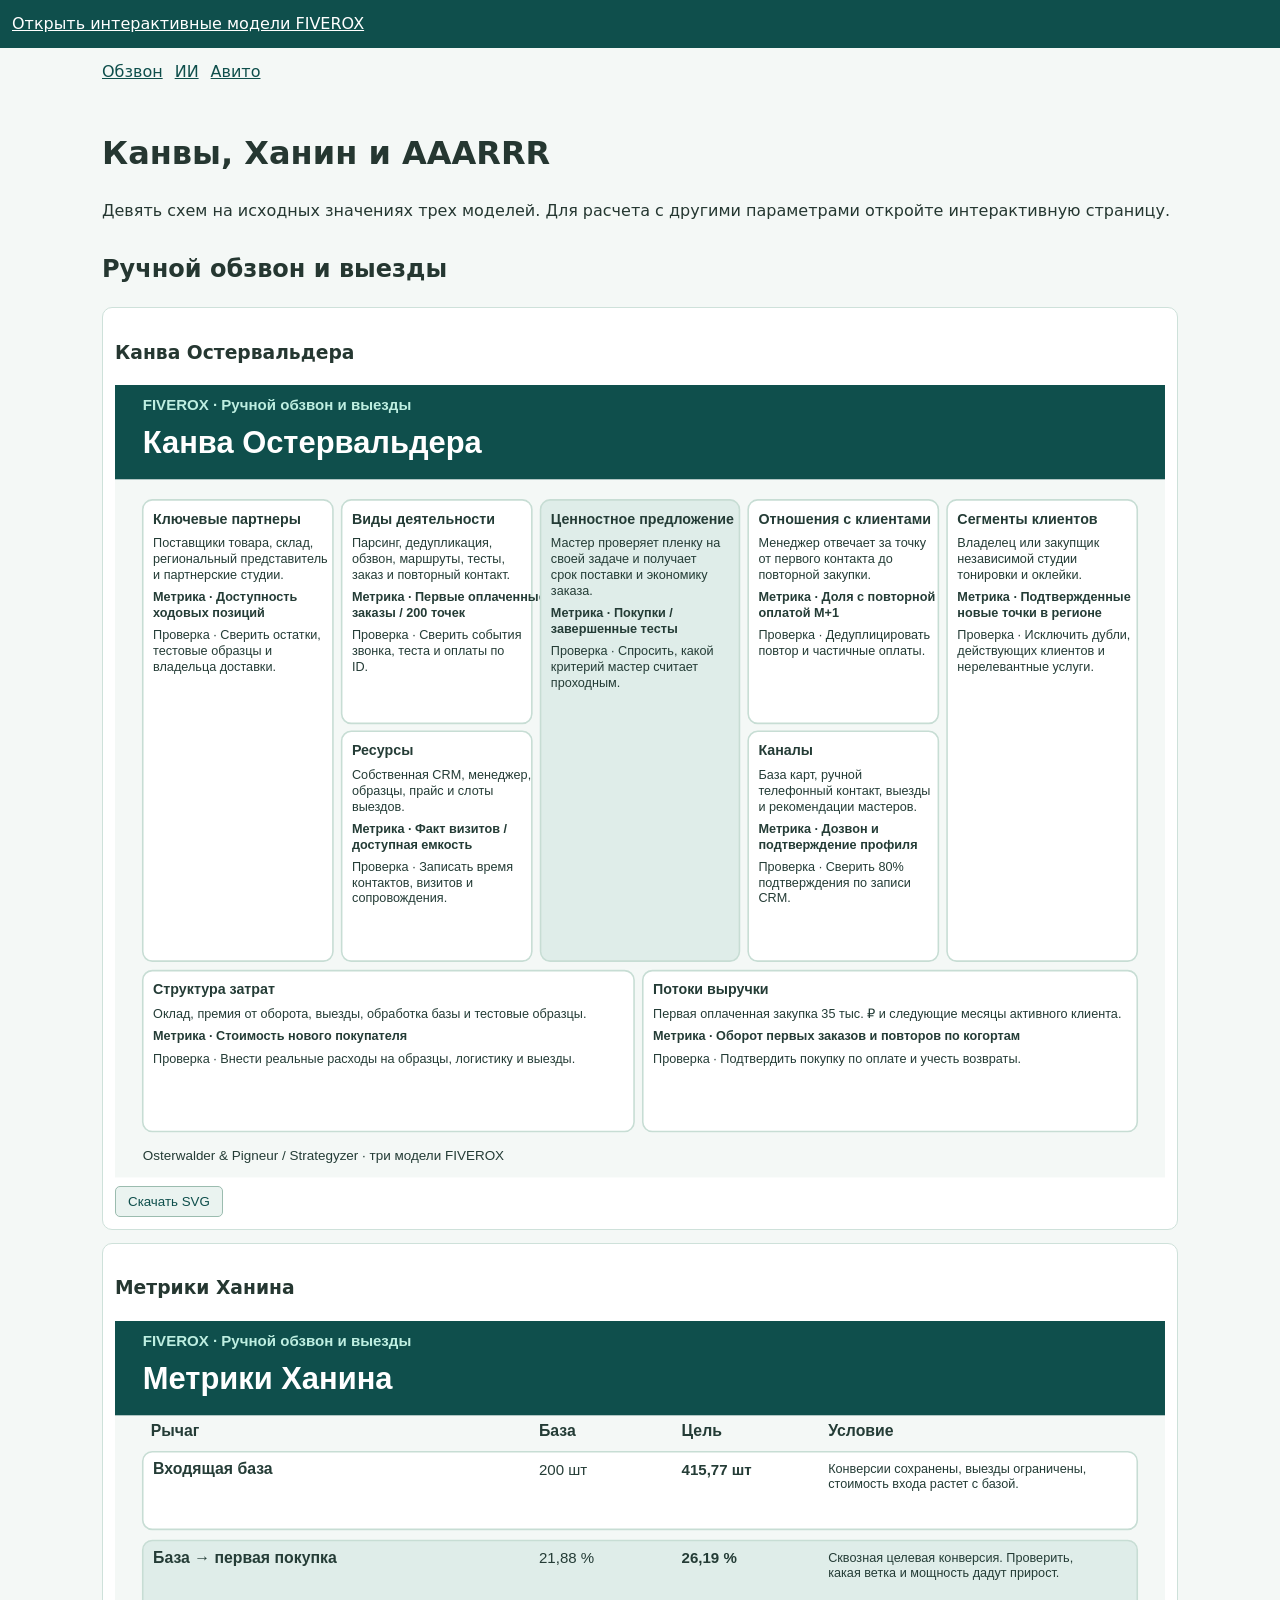
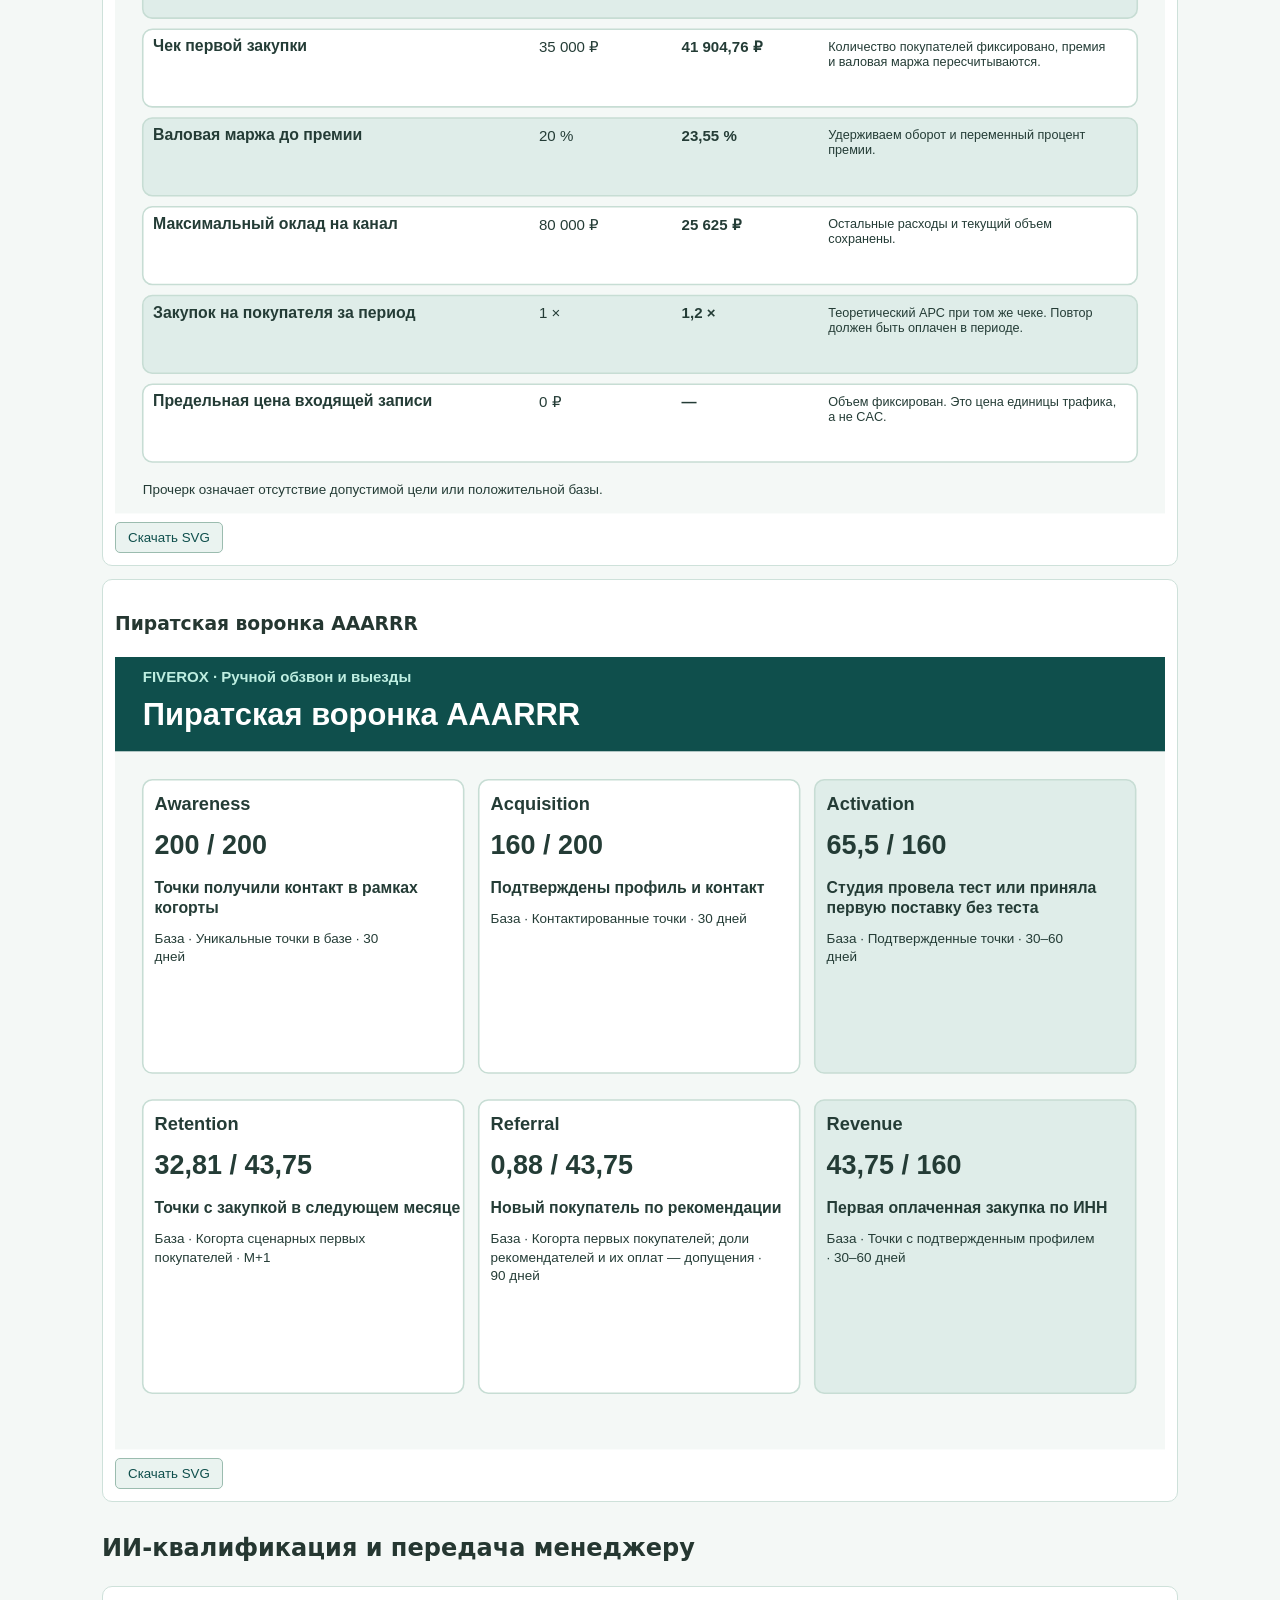
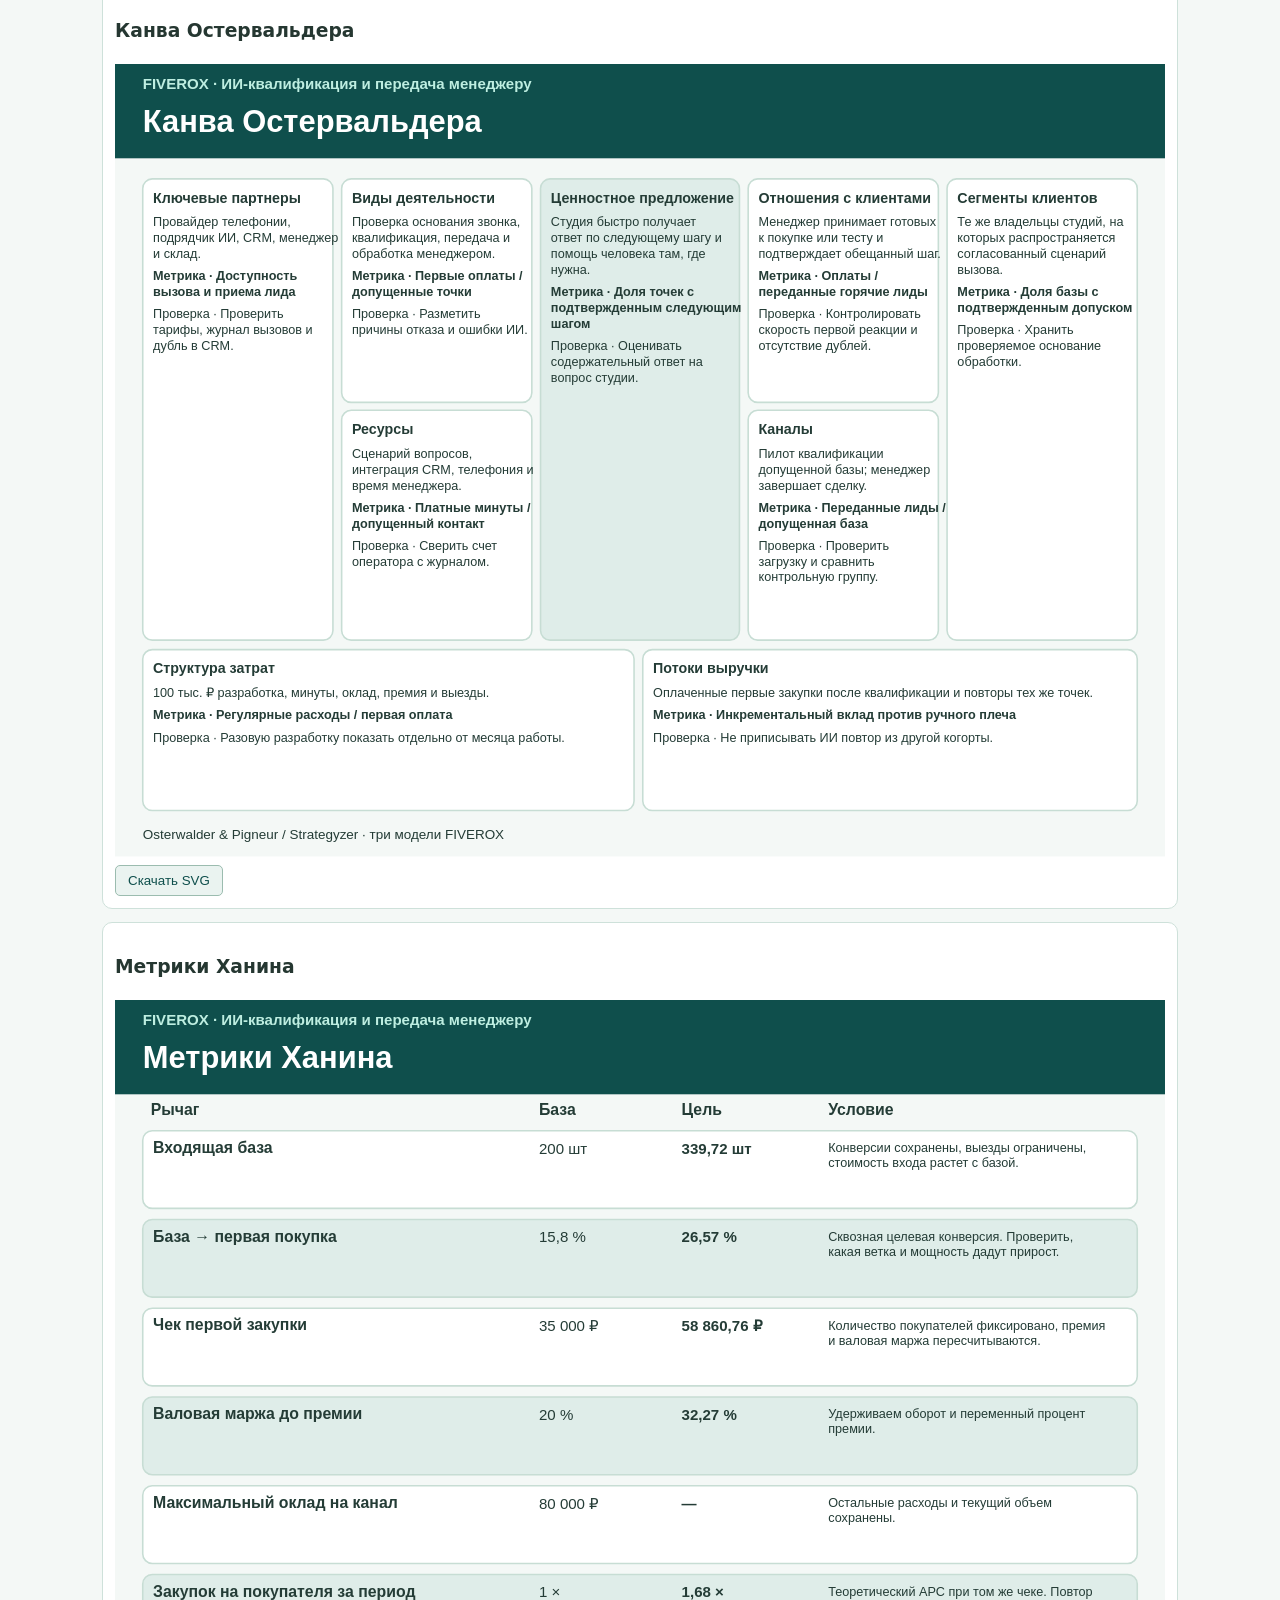
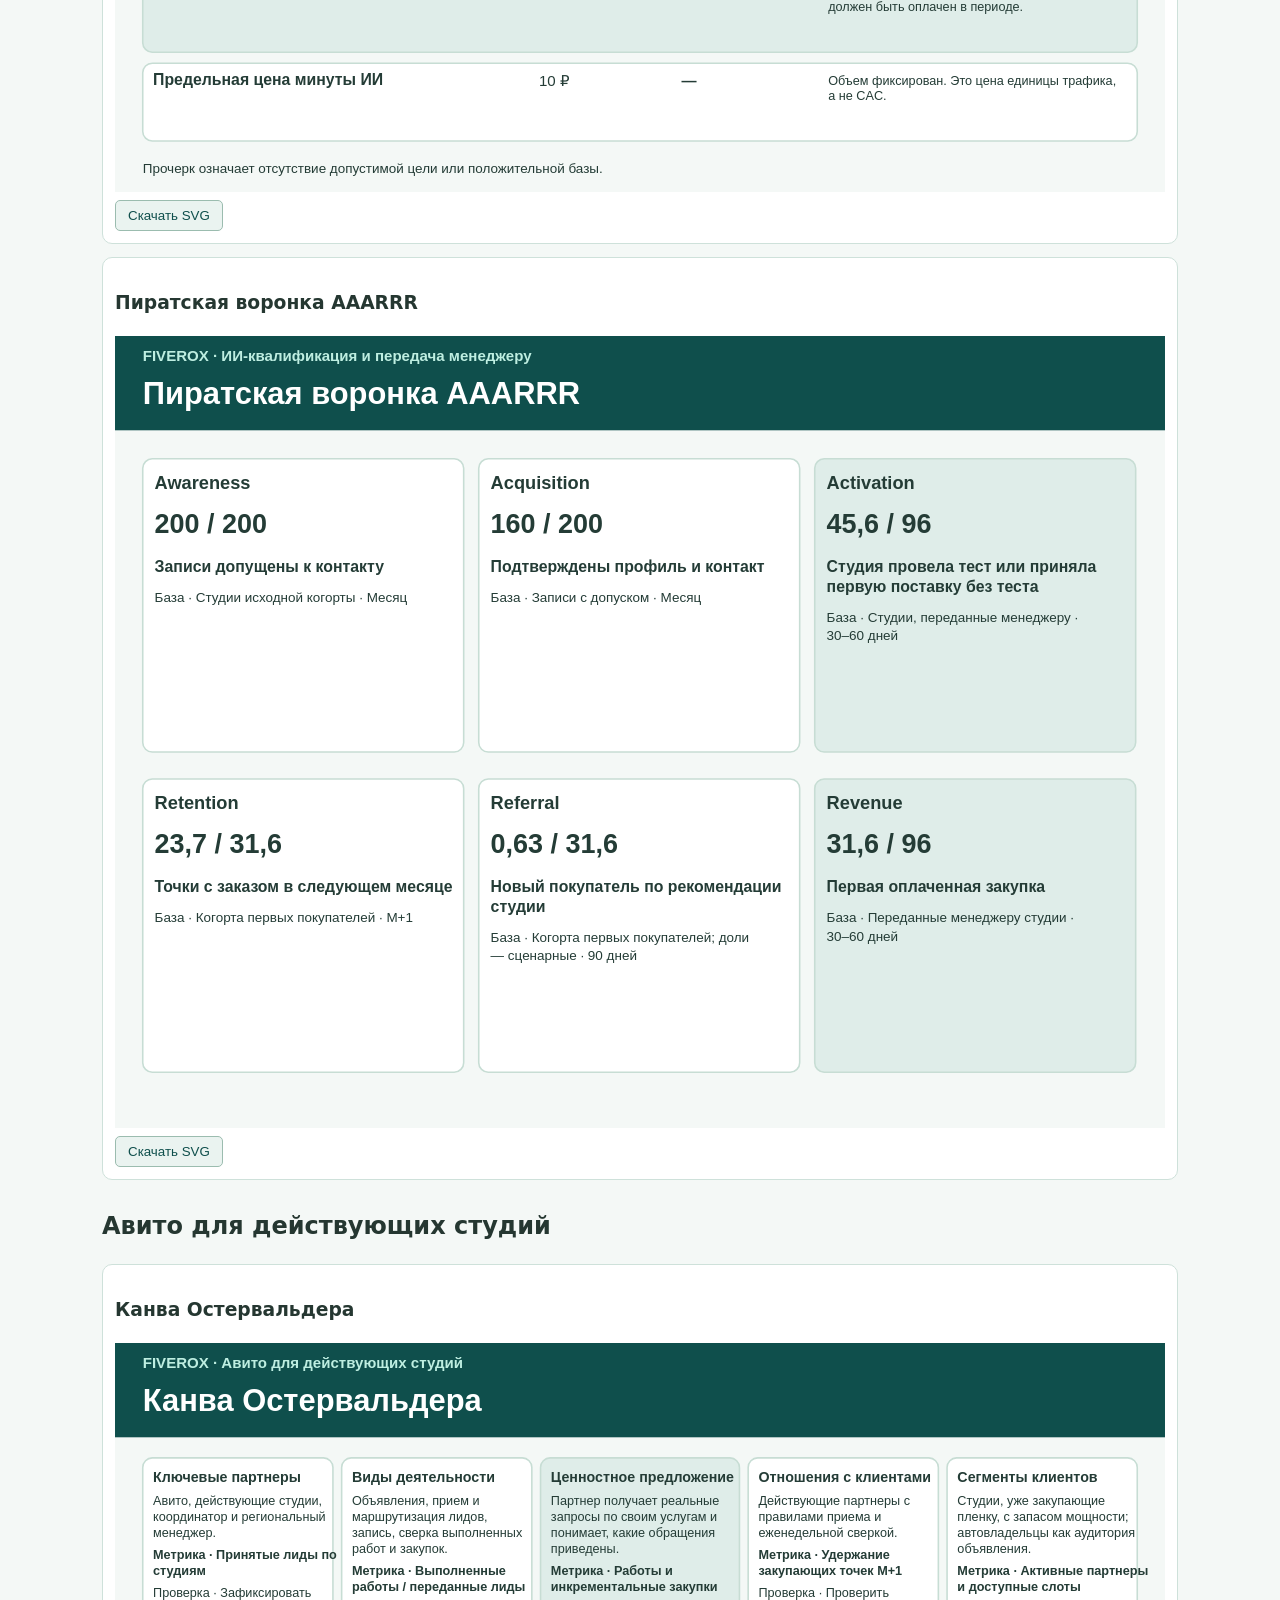
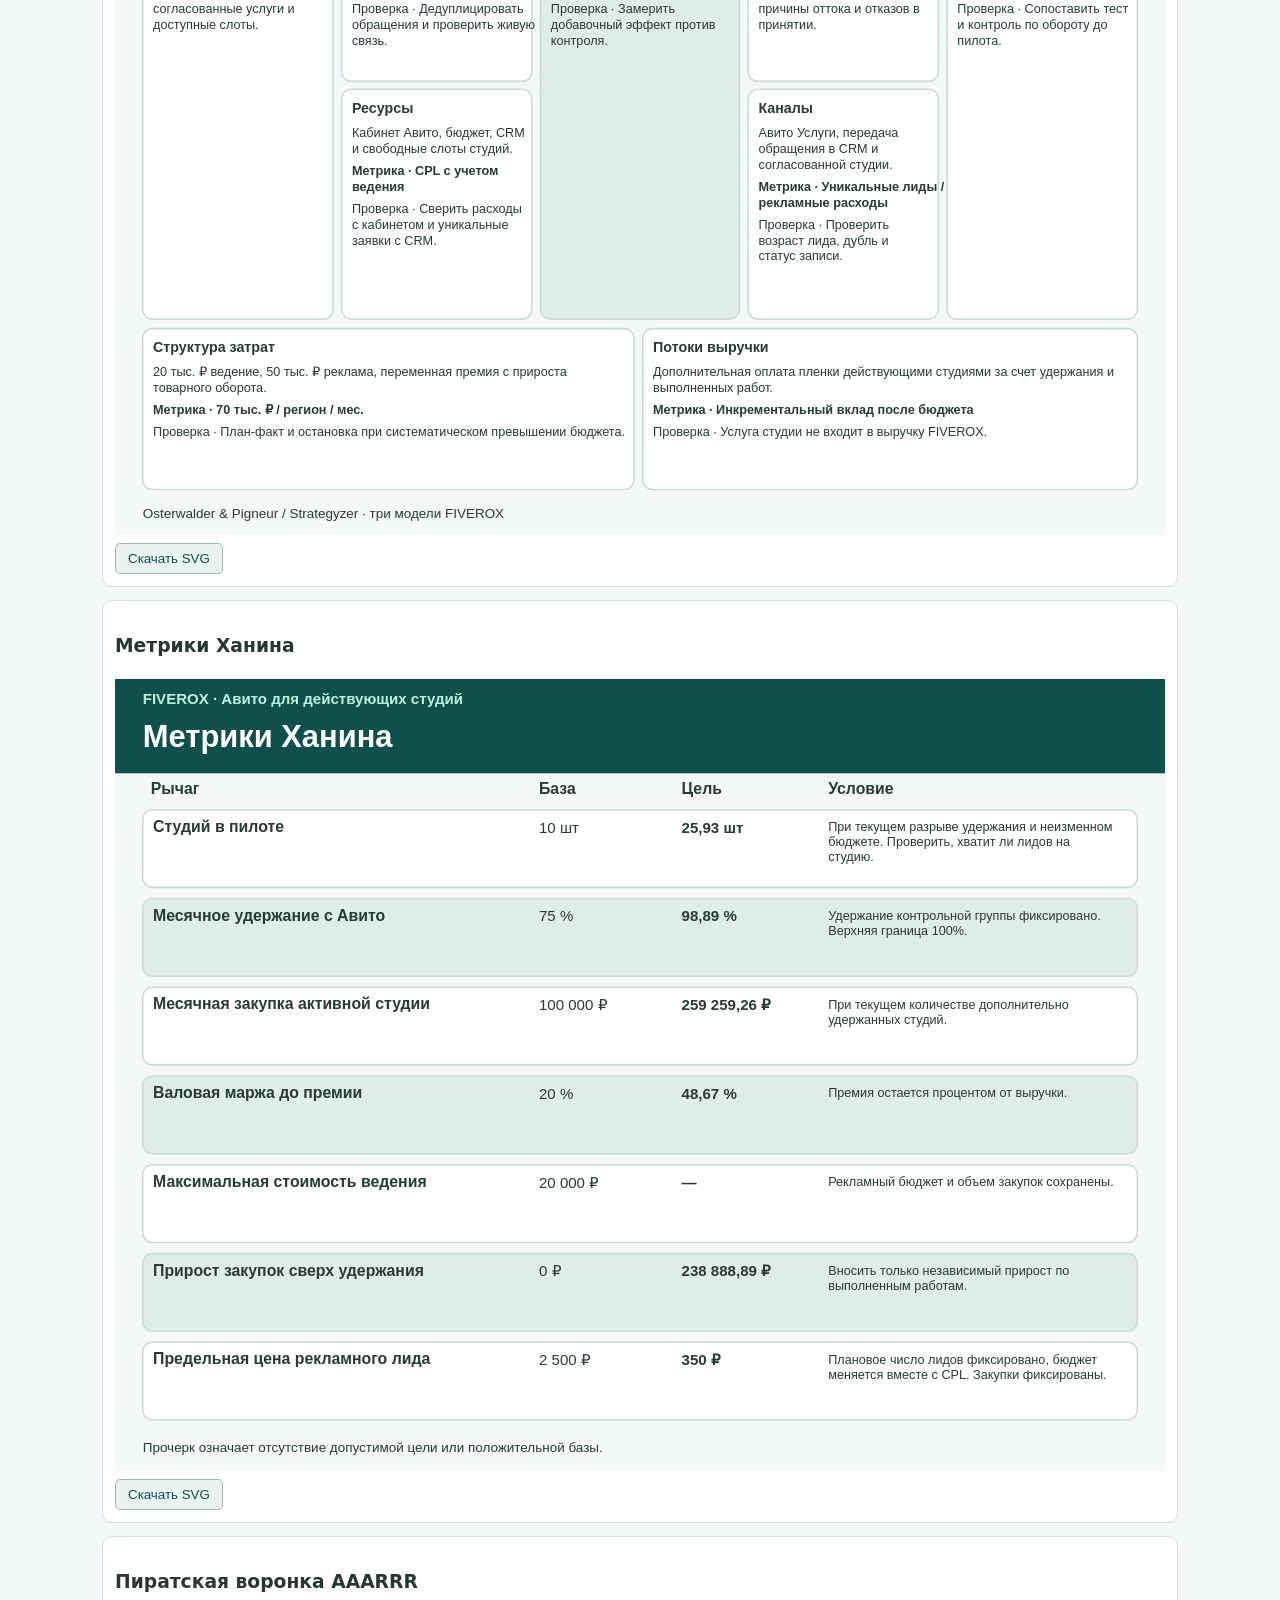
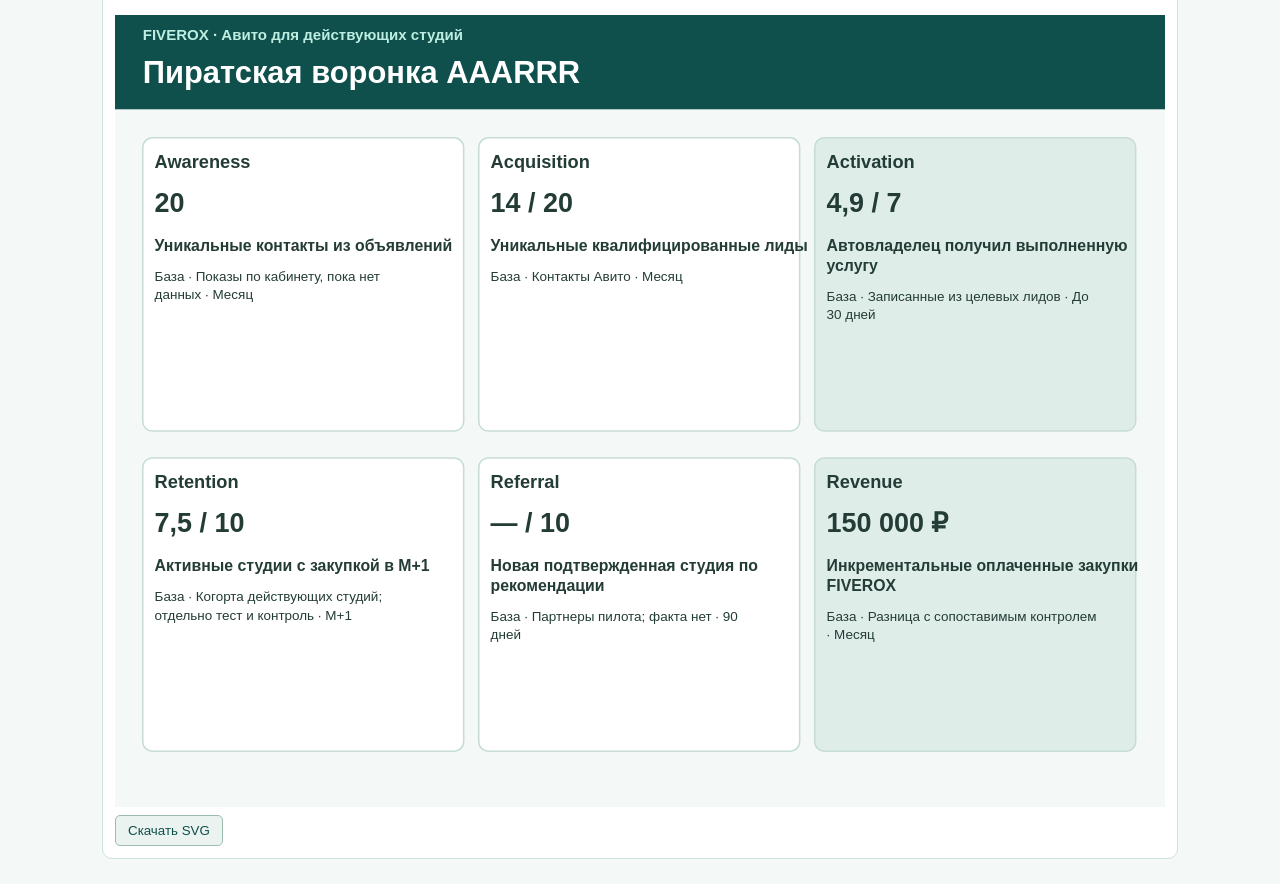
<file: sales-models-visuals.html>
<!doctype html><html lang="ru"><head><meta charset="utf-8"><meta name="viewport" content="width=device-width,initial-scale=1"><title>FIVEROX · Девять схем</title><style>*{box-sizing:border-box}body{font:16px/1.5 system-ui,sans-serif;margin:0;background:#f4f8f6;color:#253731}header{background:#0f4f4c;color:white;padding:12px}header a{color:white}main,nav{max-width:1100px;margin:auto;padding:12px}nav{display:flex;gap:12px;flex-wrap:wrap}article{background:white;border:1px solid #cee1da;border-radius:10px;margin-bottom:13px;padding:12px}svg{display:block;width:100%;height:auto}button{margin-top:8px;padding:7px 12px;color:#0f4f4c;background:#eaf3f0;border:1px solid #9bbcaf;border-radius:5px;cursor:pointer}a{color:#0f4f4c}h2{margin-top:28px}</style></head><body><header><a href="./sales-models-full.html">Открыть интерактивные модели FIVEROX</a></header><nav aria-label="Модели"><a href="#manual">Обзвон</a><a href="#ai">ИИ</a><a href="#avito">Авито</a></nav><main><h1>Канвы, Ханин и AAARRR</h1><p>Девять схем на исходных значениях трех моделей. Для расчета с другими параметрами откройте интерактивную страницу.</p></main><script>const snapshots={"manual":{"title":"Ручной обзвон и выезды","canvas":[{"id":"partners","title":"Ключевые партнеры","what":"Поставщики товара, склад, региональный представитель и партнерские студии.","kpi":"Доступность ходовых позиций","check":"Сверить остатки, тестовые образцы и владельца доставки."},{"id":"activities","title":"Виды деятельности","what":"Парсинг, дедупликация, обзвон, маршруты, тесты, заказ и повторный контакт.","kpi":"Первые оплаченные заказы / 200 точек","check":"Сверить события звонка, теста и оплаты по ID."},{"id":"resources","title":"Ресурсы","what":"Собственная CRM, менеджер, образцы, прайс и слоты выездов.","kpi":"Факт визитов / доступная емкость","check":"Записать время контактов, визитов и сопровождения."},{"id":"value","title":"Ценностное предложение","what":"Мастер проверяет пленку на своей задаче и получает срок поставки и экономику заказа.","kpi":"Покупки / завершенные тесты","check":"Спросить, какой критерий мастер считает проходным."},{"id":"relations","title":"Отношения с клиентами","what":"Менеджер отвечает за точку от первого контакта до повторной закупки.","kpi":"Доля с повторной оплатой М+1","check":"Дедуплицировать повтор и частичные оплаты."},{"id":"channels","title":"Каналы","what":"База карт, ручной телефонный контакт, выезды и рекомендации мастеров.","kpi":"Дозвон и подтверждение профиля","check":"Сверить 80% подтверждения по записи CRM."},{"id":"segments","title":"Сегменты клиентов","what":"Владелец или закупщик независимой студии тонировки и оклейки.","kpi":"Подтвержденные новые точки в регионе","check":"Исключить дубли, действующих клиентов и нерелевантные услуги."},{"id":"costs","title":"Структура затрат","what":"Оклад, премия от оборота, выезды, обработка базы и тестовые образцы.","kpi":"Стоимость нового покупателя","check":"Внести реальные расходы на образцы, логистику и выезды."},{"id":"revenue","title":"Потоки выручки","what":"Первая оплаченная закупка 35 тыс. ₽ и следующие месяцы активного клиента.","kpi":"Оборот первых заказов и повторов по когортам","check":"Подтвердить покупку по оплате и учесть возвраты."}],"goals":[{"label":"Входящая база","unit":"шт","base":200,"target":415.77380952380975,"note":"Конверсии сохранены, выезды ограничены, стоимость входа растет с базой."},{"label":"База → первая покупка","unit":"%","base":21.875,"target":26.190476190476193,"note":"Сквозная целевая конверсия. Проверить, какая ветка и мощность дадут прирост."},{"label":"Чек первой закупки","unit":"₽","base":35000,"target":41904.76190476191,"note":"Количество покупателей фиксировано, премия и валовая маржа пересчитываются."},{"label":"Валовая маржа до премии","unit":"%","base":20,"target":23.551020408163264,"note":"Удерживаем оборот и переменный процент премии."},{"label":"Максимальный оклад на канал","unit":"₽","base":80000,"target":25625,"note":"Остальные расходы и текущий объем сохранены."},{"label":"Закупок на покупателя за период","unit":"×","base":1,"target":1.1972789115646258,"note":"Теоретический APC при том же чеке. Повтор должен быть оплачен в периоде."},{"label":"Предельная цена входящей записи","unit":"₽","base":0,"target":null,"note":"Объем фиксирован. Это цена единицы трафика, а не CAC."}],"funnel":[["Awareness","Точки получили контакт в рамках когорты","Уникальные точки в базе","30 дней"],["Acquisition","Подтверждены профиль и контакт","Контактированные точки","30 дней"],["Activation","Студия провела тест или приняла первую поставку без теста","Подтвержденные точки","30–60 дней"],["Retention","Точки с закупкой в следующем месяце","Когорта сценарных первых покупателей","М+1"],["Referral","Новый покупатель по рекомендации","Когорта первых покупателей; доли рекомендателей и их оплат — допущения","90 дней"],["Revenue","Первая оплаченная закупка по ИНН","Точки с подтвержденным профилем","30–60 дней"]],"values":[[200,200],[160,200],[65.5,160],[32.8125,43.75],[0.875,43.75],[43.75,160]]},"ai":{"title":"ИИ-квалификация и передача менеджеру","canvas":[{"id":"partners","title":"Ключевые партнеры","what":"Провайдер телефонии, подрядчик ИИ, CRM, менеджер и склад.","kpi":"Доступность вызова и приема лида","check":"Проверить тарифы, журнал вызовов и дубль в CRM."},{"id":"activities","title":"Виды деятельности","what":"Проверка основания звонка, квалификация, передача и обработка менеджером.","kpi":"Первые оплаты / допущенные точки","check":"Разметить причины отказа и ошибки ИИ."},{"id":"resources","title":"Ресурсы","what":"Сценарий вопросов, интеграция CRM, телефония и время менеджера.","kpi":"Платные минуты / допущенный контакт","check":"Сверить счет оператора с журналом."},{"id":"value","title":"Ценностное предложение","what":"Студия быстро получает ответ по следующему шагу и помощь человека там, где нужна.","kpi":"Доля точек с подтвержденным следующим шагом","check":"Оценивать содержательный ответ на вопрос студии."},{"id":"relations","title":"Отношения с клиентами","what":"Менеджер принимает готовых к покупке или тесту и подтверждает обещанный шаг.","kpi":"Оплаты / переданные горячие лиды","check":"Контролировать скорость первой реакции и отсутствие дублей."},{"id":"channels","title":"Каналы","what":"Пилот квалификации допущенной базы; менеджер завершает сделку.","kpi":"Переданные лиды / допущенная база","check":"Проверить загрузку и сравнить контрольную группу."},{"id":"segments","title":"Сегменты клиентов","what":"Те же владельцы студий, на которых распространяется согласованный сценарий вызова.","kpi":"Доля базы с подтвержденным допуском","check":"Хранить проверяемое основание обработки."},{"id":"costs","title":"Структура затрат","what":"100 тыс. ₽ разработка, минуты, оклад, премия и выезды.","kpi":"Регулярные расходы / первая оплата","check":"Разовую разработку показать отдельно от месяца работы."},{"id":"revenue","title":"Потоки выручки","what":"Оплаченные первые закупки после квалификации и повторы тех же точек.","kpi":"Инкрементальный вклад против ручного плеча","check":"Не приписывать ИИ повтор из другой когорты."}],"goals":[{"label":"Входящая база","unit":"шт","base":200,"target":339.7158739962939,"note":"Конверсии сохранены, выезды ограничены, стоимость входа растет с базой."},{"label":"База → первая покупка","unit":"%","base":15.8,"target":26.571428571428573,"note":"Сквозная целевая конверсия. Проверить, какая ветка и мощность дадут прирост."},{"label":"Чек первой закупки","unit":"₽","base":35000,"target":58860.75949367089,"note":"Количество покупателей фиксировано, премия и валовая маржа пересчитываются."},{"label":"Валовая маржа до премии","unit":"%","base":20,"target":32.271247739602174,"note":"Удерживаем оборот и переменный процент премии."},{"label":"Максимальный оклад на канал","unit":"₽","base":80000,"target":null,"note":"Остальные расходы и текущий объем сохранены."},{"label":"Закупок на покупателя за период","unit":"×","base":1,"target":1.681735985533454,"note":"Теоретический APC при том же чеке. Повтор должен быть оплачен в периоде."},{"label":"Предельная цена минуты ИИ","unit":"₽","base":10,"target":null,"note":"Объем фиксирован. Это цена единицы трафика, а не CAC."}],"funnel":[["Awareness","Записи допущены к контакту","Студии исходной когорты","Месяц"],["Acquisition","Подтверждены профиль и контакт","Записи с допуском","Месяц"],["Activation","Студия провела тест или приняла первую поставку без теста","Студии, переданные менеджеру","30–60 дней"],["Retention","Точки с заказом в следующем месяце","Когорта первых покупателей","М+1"],["Referral","Новый покупатель по рекомендации студии","Когорта первых покупателей; доли — сценарные","90 дней"],["Revenue","Первая оплаченная закупка","Переданные менеджеру студии","30–60 дней"]],"values":[[200,200],[160,200],[45.6,96],[23.700000000000003,31.6],[0.6320000000000001,31.6],[31.6,96]]},"avito":{"title":"Авито для действующих студий","canvas":[{"id":"partners","title":"Ключевые партнеры","what":"Авито, действующие студии, координатор и региональный менеджер.","kpi":"Принятые лиды по студиям","check":"Зафиксировать согласованные услуги и доступные слоты."},{"id":"activities","title":"Виды деятельности","what":"Объявления, прием и маршрутизация лидов, запись, сверка выполненных работ и закупок.","kpi":"Выполненные работы / переданные лиды","check":"Дедуплицировать обращения и проверить живую связь."},{"id":"resources","title":"Ресурсы","what":"Кабинет Авито, бюджет, CRM и свободные слоты студий.","kpi":"CPL с учетом ведения","check":"Сверить расходы с кабинетом и уникальные заявки с CRM."},{"id":"value","title":"Ценностное предложение","what":"Партнер получает реальные запросы по своим услугам и понимает, какие обращения приведены.","kpi":"Работы и инкрементальные закупки","check":"Замерить добавочный эффект против контроля."},{"id":"relations","title":"Отношения с клиентами","what":"Действующие партнеры с правилами приема и еженедельной сверкой.","kpi":"Удержание закупающих точек М+1","check":"Проверить причины оттока и отказов в принятии."},{"id":"channels","title":"Каналы","what":"Авито Услуги, передача обращения в CRM и согласованной студии.","kpi":"Уникальные лиды / рекламные расходы","check":"Проверить возраст лида, дубль и статус записи."},{"id":"segments","title":"Сегменты клиентов","what":"Студии, уже закупающие пленку, с запасом мощности; автовладельцы как аудитория объявления.","kpi":"Активные партнеры и доступные слоты","check":"Сопоставить тест и контроль по обороту до пилота."},{"id":"costs","title":"Структура затрат","what":"20 тыс. ₽ ведение, 50 тыс. ₽ реклама, переменная премия с прироста товарного оборота.","kpi":"70 тыс. ₽ / регион / мес.","check":"План-факт и остановка при систематическом превышении бюджета."},{"id":"revenue","title":"Потоки выручки","what":"Дополнительная оплата пленки действующими студиями за счет удержания и выполненных работ.","kpi":"Инкрементальный вклад после бюджета","check":"Услуга студии не входит в выручку FIVEROX."}],"goals":[{"label":"Студий в пилоте","unit":"шт","base":10,"target":25.925925925925924,"note":"При текущем разрыве удержания и неизменном бюджете. Проверить, хватит ли лидов на студию."},{"label":"Месячное удержание с Авито","unit":"%","base":75,"target":98.88888888888889,"note":"Удержание контрольной группы фиксировано. Верхняя граница 100%."},{"label":"Месячная закупка активной студии","unit":"₽","base":100000,"target":259259.25925925924,"note":"При текущем количестве дополнительно удержанных студий."},{"label":"Валовая маржа до премии","unit":"%","base":20,"target":48.66666666666667,"note":"Премия остается процентом от выручки."},{"label":"Максимальная стоимость ведения","unit":"₽","base":20000,"target":null,"note":"Рекламный бюджет и объем закупок сохранены."},{"label":"Прирост закупок сверх удержания","unit":"₽","base":0,"target":238888.88888888888,"note":"Вносить только независимый прирост по выполненным работам."},{"label":"Предельная цена рекламного лида","unit":"₽","base":2500,"target":350,"note":"Плановое число лидов фиксировано, бюджет меняется вместе с CPL. Закупки фиксированы."}],"funnel":[["Awareness","Уникальные контакты из объявлений","Показы по кабинету, пока нет данных","Месяц"],["Acquisition","Уникальные квалифицированные лиды","Контакты Авито","Месяц"],["Activation","Автовладелец получил выполненную услугу","Записанные из целевых лидов","До 30 дней"],["Retention","Активные студии с закупкой в М+1","Когорта действующих студий; отдельно тест и контроль","М+1"],["Referral","Новая подтвержденная студия по рекомендации","Партнеры пилота; факта нет","90 дней"],["Revenue","Инкрементальные оплаченные закупки FIVEROX","Разница с сопоставимым контролем","Месяц"]],"values":[[20,null],[14,20],[4.8999999999999995,7],[7.5,10],[null,10],[150000,null]]}};(function draw(){
 const n=(v,unit="")=>Number.isFinite(v)?v.toLocaleString("ru-RU",{maximumFractionDigits:2})+(unit?" "+unit:""):"—";
 const e=s=>String(s).replaceAll("&","&amp;").replaceAll("<","&lt;").replaceAll(">","&gt;");
 const t=(x,y,v,size=20,bold=false,color="#243c36")=>`<text x="${x}" y="${y}" fill="${color}" font-size="${size}"${bold?' font-weight="700"':''}>${e(v)}</text>`;
 const wrap=(s,w)=>{const rows=[];let line="";for(const word of s.split(/\s+/)){const next=(line+" "+word).trim();if(line&&next.length>w){rows.push(line);line=word;}else line=next;}if(line)rows.push(line);return rows;};
 const lines=(x,y,s,w,size=20,step=26,bold=false)=>{const rows=wrap(s,w);return [rows.map((r,i)=>t(x,y+step*i,r,size,bold)).join(""),y+step*rows.length];};
 const card=(x,y,w,h,highlight=false)=>`<rect x="${x}" y="${y}" width="${w}" height="${h}" rx="12" fill="${highlight?"#dfede9":"white"}" stroke="#c7ddd4" stroke-width="2"/>`;
 const pos={partners:[35,145,240,582],activities:[286,145,240,282],resources:[286,437,240,290],value:[537,145,251,582],relations:[799,145,240,282],channels:[799,437,240,290],segments:[1050,145,240,582],costs:[35,739,620,203],revenue:[666,739,624,203]};
 const schemes={canvas:"Канва Остервальдера",goals:"Метрики Ханина",funnel:"Пиратская воронка AAARRR"};
 function image(kind,snap,key){
  let body="";
  if(kind==="canvas"){
   for(const b of snap.canvas){
    const [x,y,w,h]=pos[b.id];body+=card(x,y,w,h,b.id==="value");
    let a,p;[a,p]=lines(x+13,y+30,b.title,w<300?24:54,18,22,true);body+=a;
    for(const [msg,bold] of [[b.what,false],["Метрика · "+b.kpi,true],["Проверка · "+b.check,false]]){
      [a,p]=lines(x+13,p+8,msg,w<300?27:73,16,20,bold);body+=a;
    }
   }
   body+=t(35,978,"Osterwalder & Pigneur / Strategyzer · три модели FIVEROX",17);
  }else if(kind==="goals"){
   [["Рычаг",45],["База",535],["Цель",715],["Условие",900]].forEach(([a,x])=>body+=t(x,145,a,20,true));
   snap.goals.forEach((q,i)=>{
    const y=165+i*112;body+=card(35,y,1255,98,i%2===1);
    body+=lines(48,y+28,q.label,39,20,24,true)[0]+t(535,y+29,n(q.base,q.unit),19)+t(715,y+29,n(q.target,q.unit),19,true);
    body+=lines(900,y+27,q.note,43,16,19)[0];
   });
   body+=t(35,976,"Прочерк означает отсутствие допустимой цели или положительной базы.",17);
  }else snap.funnel.forEach(([step,event,denom,when],i)=>{
   const x=35+(i%3)*424,y=155+Math.floor(i/3)*404;
   const [a,b]=snap.values[i],v=n(a,key==="avito"&&i===5?"₽":"")+(b===null?"":" / "+n(b));
   body+=card(x,y,405,370,i===2||i===5)+t(x+15,y+38,step,23,true)+t(x+15,y+94,v,34,true);
   let p;const [l,z]=lines(x+15,y+143,event,35,20,25,true);p=z;
   body+=l+lines(x+15,p+13,"База · "+denom+" · "+when,39,17,23)[0];
  });
  const header=t(35,31,"FIVEROX · "+snap.title,19,true,"#beeee1")+t(35,86,schemes[kind],39,true,"white");
  return `<svg role="img" aria-label="${e(schemes[kind]+" · "+snap.title)}" xmlns="http://www.w3.org/2000/svg" viewBox="0 0 1325 1000" width="1325" height="1000" font-family="Arial, sans-serif"><rect width="1325" height="1000" fill="#f4f8f6"/><rect width="1325" height="119" fill="#0f4f4c"/>${header}${body}</svg>`;
 }
 for(const [kind,snap] of Object.entries(snapshots)){
  const sec=document.createElement("section");sec.id=kind;sec.innerHTML=`<h2>${e(snap.title)}</h2>`;
  for(const [mode,label] of Object.entries(schemes)){
   const div=document.createElement("article"),svg=image(mode,snap,kind);
   div.innerHTML=`<h3>${label}</h3>${svg}`;
   const button=document.createElement("button");button.type="button";button.textContent="Скачать SVG";
   button.addEventListener("click",()=>{const link=document.createElement("a"),url=URL.createObjectURL(new Blob([svg],{type:"image/svg+xml"}));link.href=url;link.download=`FIVEROX_${kind}_${mode}.svg`;link.click();setTimeout(()=>URL.revokeObjectURL(url),500);});
   div.append(button);sec.append(div);
  }
  document.querySelector("main").append(sec);
 }
})();</script></body></html>
</file>
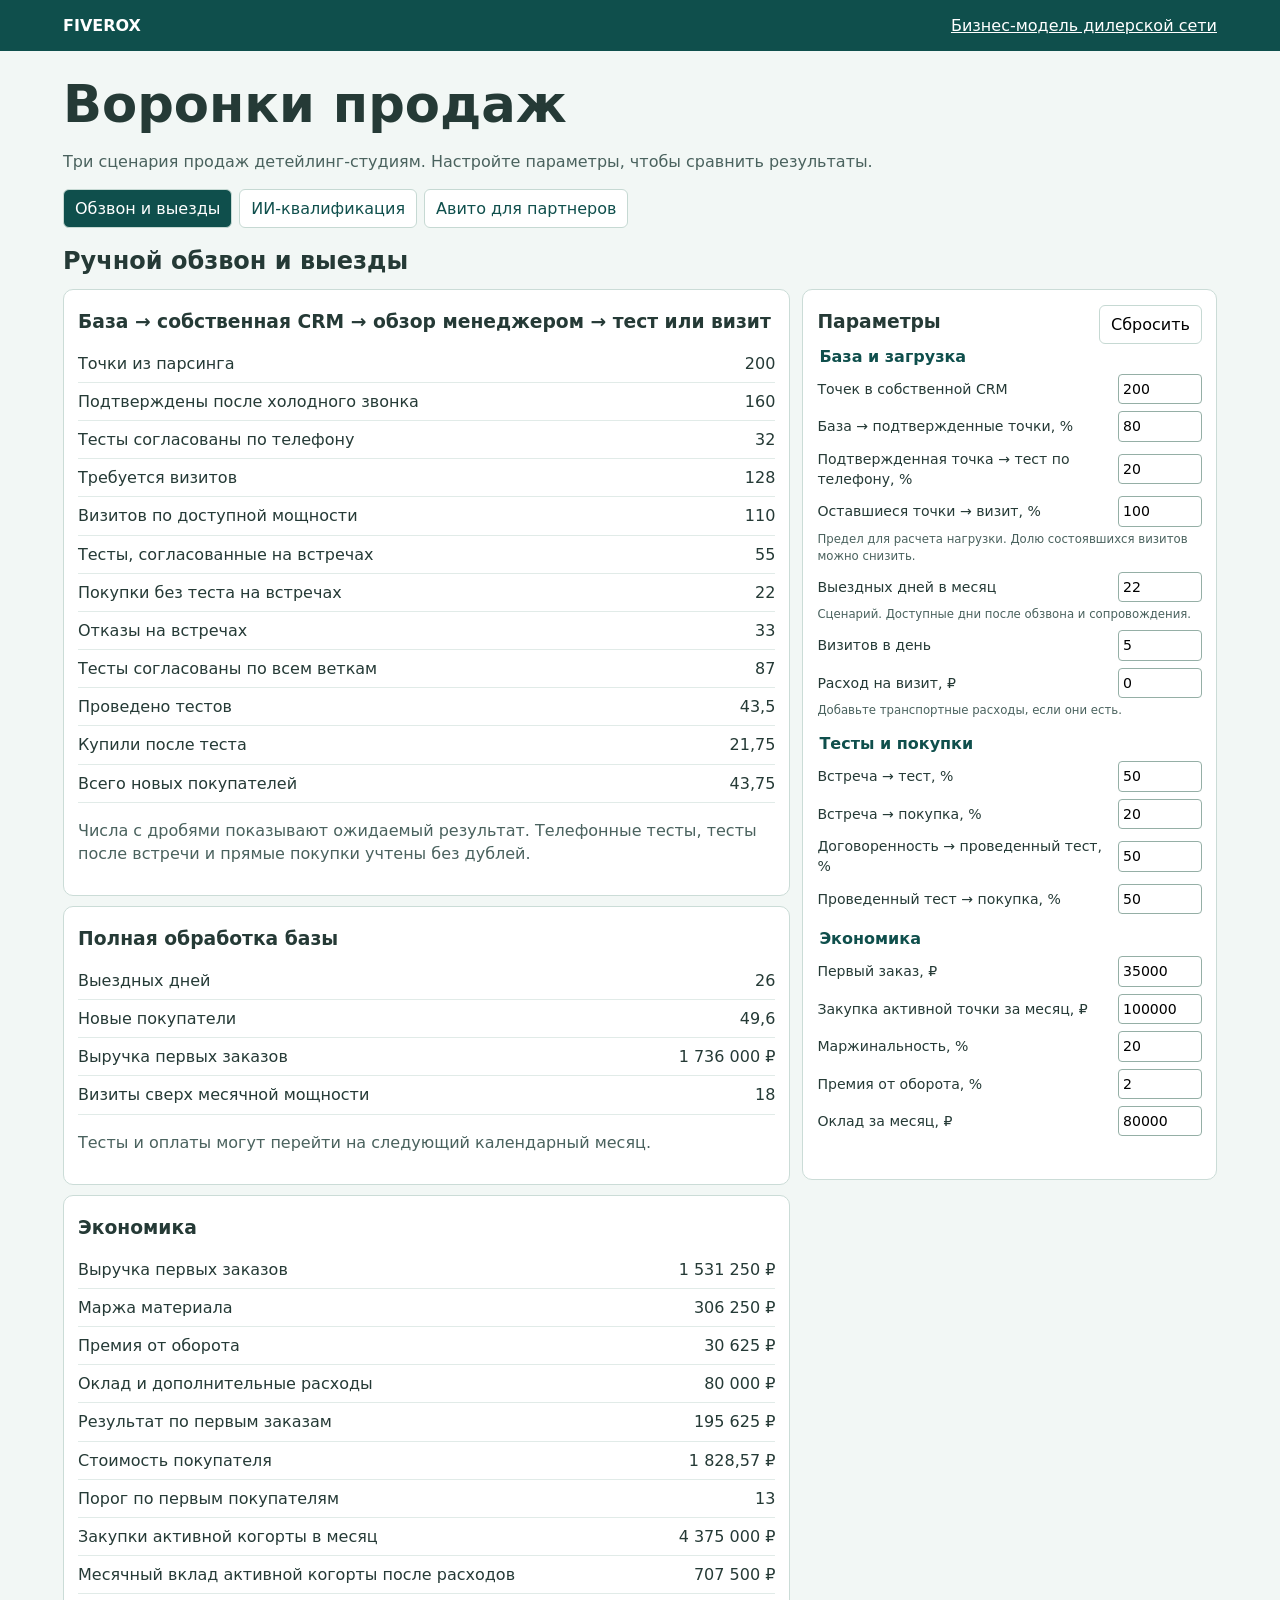
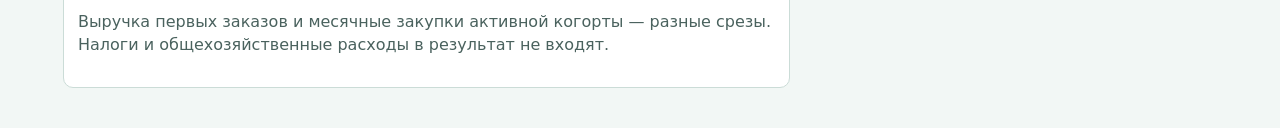
<file: sales-models.html>
<!doctype html><html lang="ru"><head><meta charset="utf-8"><meta name="viewport" content="width=device-width,initial-scale=1"><title>FIVEROX · Воронки продаж</title><style>*{box-sizing:border-box}[hidden]{display:none!important}body{margin:0;background:#f2f7f5;color:#253a36;font:16px/1.45 system-ui,sans-serif}a{color:#0f4f4c}a:focus-visible,input:focus-visible,button:focus-visible{outline:2px solid #a74700;outline-offset:3px}.wrap{max-width:1190px;margin:auto;padding:0 18px}header{background:#0f4f4c;color:white;padding:14px 0}header a{color:white}header div{display:flex;justify-content:space-between;gap:10px;flex-wrap:wrap}main.wrap{padding-top:24px;padding-bottom:30px}h1{margin:0;font-size:clamp(2rem,5vw,3.2rem);line-height:1.15}h2,h3{margin:.25rem 0 .6rem}p,small{color:#4a625e}nav{display:flex;gap:7px;flex-wrap:wrap;margin:16px 0}nav a,button{padding:7px 11px;border:1px solid #c6d9d3;border-radius:6px;background:white;text-decoration:none;font:inherit;cursor:pointer}nav a[aria-current]{background:#0f4f4c;color:white}.grid{display:grid;grid-template-columns:minmax(0,1fr) minmax(260px,.57fr);gap:12px;align-items:start}section,form{background:white;border:1px solid #cbdcd7;border-radius:10px;padding:14px;margin-bottom:10px}table{width:100%;border-collapse:collapse}td,th{padding:7px 0;border-bottom:1px solid #e1ebe8}td{text-align:right;min-width:62px}th{text-align:left;font-weight:540;padding-right:5px}fieldset{border:0;margin:0;padding:6px 0}legend{font-weight:700;color:#0f4f4c}label{display:grid;grid-template-columns:minmax(0,1fr) 84px;gap:4px 6px;align-items:center;font-size:.88rem;margin-bottom:7px}label small{grid-column:1/-1}input{width:100%;border:1px solid #95afa6;padding:4px;font:inherit;border-radius:4px}.form-bar{display:flex;justify-content:space-between;gap:9px;align-items:center}#message{color:#96330e}@media(max-width:800px){.grid{grid-template-columns:1fr}}</style></head><body><header><div class="wrap"><strong>FIVEROX</strong><a href="./business-system.html">Бизнес-модель дилерской сети</a></div></header><main class="wrap"><h1>Воронки продаж</h1><p>Три сценария продаж детейлинг-студиям. Настройте параметры, чтобы сравнить результаты.</p><nav aria-label="Модели"><a href="#manual">Обзвон и выезды</a><a href="#ai">ИИ-квалификация</a><a href="#avito">Авито для партнеров</a></nav><h2 id="name"></h2><div class="grid"><div id="result"></div><form id="inputs"><div class="form-bar"><h3>Параметры</h3><button type="reset">Сбросить</button></div><div id="fields"></div><p id="message" role="status"></p></form></div></main><script>function salesModels(x) {
 const per=v=>v/100, ratio=(a,b)=>b>0?a/b:null;
 const cap=x.days*x.visitsDay, net=per(x.margin-x.bonus);
 const economy=(buyers,visits,calls=0)=>{
  const firstRevenue=buyers*x.ticket,monthly=buyers*x.monthly,fixed=x.salary+visits*x.visitCost+calls;
  return {buyers,firstRevenue,monthly,fixed,firstMargin:firstRevenue*per(x.margin),commission:firstRevenue*per(x.bonus),
          result:firstRevenue*net-fixed,mature:monthly*net-fixed,cac:ratio(fixed,buyers),be:ratio(fixed,x.ticket*net)};
 };
 const field=(potential,limit,remote)=>{
  const visits=Math.min(potential,limit), meetingTest=visits*per(x.meetingTest),direct=visits*per(x.meetingSale),
        refused=visits*per(100-x.meetingTest-x.meetingSale), agreements=remote+meetingTest,
        completed=agreements*per(x.testHeld),testBuyers=completed*per(x.testBuyer);
  return {potential,visits,meetingTest,direct,refused,agreements,completed,testBuyers};
 };
 const confirmed=x.base*per(x.confirm),phone=confirmed*per(x.phone),
       allVisits=(confirmed-phone)*per(x.visitShare),f=field(allVisits,cap,phone),full=field(allVisits,Infinity,phone);
 const manual={confirmed,phone,cap,...f,...economy(f.direct+f.testBuyers,f.visits),
      fullBuyers:full.direct+full.testBuyers,fullRevenue:(full.direct+full.testBuyers)*x.ticket,
      fullDays:ratio(allVisits,x.visitsDay),remaining:allVisits-f.visits};
 const allowed=x.base*per(x.aiAllowed),qualified=allowed*per(x.aiConfirm),ready=qualified*per(x.aiReady),
       booked=qualified*per(x.aiPhone),visit=qualified*per(x.aiVisit),hotBuyers=ready*per(x.aiHotSale),
       fm=field(visit,cap,booked),minutes=allowed*x.minutes,calls=minutes*x.minutePrice,ar=economy(fm.direct+fm.testBuyers+hotBuyers,fm.visits,calls);
 const gain=ar.result-manual.result;
 const ai={allowed,qualified,ready,booked,visit,hotBuyers,...fm,...ar,leads:ready+booked+visit,minutes,calls,
     launch:ar.result-x.dev,allocated:ar.result-x.dev/x.devMonths,gain,releasedVisits:manual.visits-fm.visits,
     parity:ratio(manual.result+ar.fixed,x.ticket*net),payback:ratio(x.dev,gain)};
 const ads=x.ad+x.fee,leads=ratio(x.ad,x.cpl),ret0=per(x.ret0),ret1=per(x.ret1),
       extraPartners=x.partners*(ret1-ret0),sales=extraPartners*x.monthly+x.extra,
       breakeven=ratio(ads,net),requiredExtra=breakeven===null||!x.monthly?null:(breakeven-x.extra)/x.monthly;
 const six=r=>Array.from({length:6},(_,k)=>r**k).reduce((a,b)=>a+b,0);
 const avito={ads,leads,fullCpl:ratio(ads,leads),perPartner:ratio(leads,x.partners),extraPartners,sales,retentionLift:ret1-ret0,
    contribution:sales*net,result:sales*net-ads,breakeven,
    activeBE:requiredExtra===null?null:Math.max(0,requiredExtra),
    retentionBE:requiredExtra===null||!x.partners?null:Math.max(0,ret0+requiredExtra/x.partners),
    ltvDelta:x.monthly*net*(six(ret1)-six(ret0))};
 return {manual,ai,avito};
}
const base={"base":200,"confirm":80,"phone":20,"visitShare":100,"days":22,"visitsDay":5,"visitCost":0,"meetingTest":50,"meetingSale":20,"testHeld":50,"testBuyer":50,"ticket":35000,"monthly":100000,"margin":20,"bonus":2,"salary":80000,"aiAllowed":100,"aiConfirm":80,"aiPhone":20,"aiReady":10,"aiVisit":30,"aiHotSale":50,"minutes":2.4,"minutePrice":10,"dev":100000,"devMonths":6,"fee":20000,"ad":50000,"cpl":2500,"partners":10,"ret0":60,"ret1":75,"extra":0},groups={"manual":[["База и загрузка",[{"key":"base","label":"Точек в собственной CRM","value":200,"max":null,"note":"","min":0},{"key":"confirm","label":"База → подтвержденные точки, %","value":80,"max":100,"note":"","min":0},{"key":"phone","label":"Подтвержденная точка → тест по телефону, %","value":20,"max":100,"note":"","min":0},{"key":"visitShare","label":"Оставшиеся точки → визит, %","value":100,"max":100,"note":"Предел для расчета нагрузки. Долю состоявшихся визитов можно снизить.","min":0},{"key":"days","label":"Выездных дней в месяц","value":22,"max":31,"note":"Сценарий. Доступные дни после обзвона и сопровождения.","min":0},{"key":"visitsDay","label":"Визитов в день","value":5,"max":null,"note":"","min":0},{"key":"visitCost","label":"Расход на визит, ₽","value":0,"max":null,"note":"Добавьте транспортные расходы, если они есть.","min":0}]],["Тесты и покупки",[{"key":"meetingTest","label":"Встреча → тест, %","value":50,"max":100,"note":"","min":0},{"key":"meetingSale","label":"Встреча → покупка, %","value":20,"max":100,"note":"","min":0},{"key":"testHeld","label":"Договоренность → проведенный тест, %","value":50,"max":100,"note":"","min":0},{"key":"testBuyer","label":"Проведенный тест → покупка, %","value":50,"max":100,"note":"","min":0}]],["Экономика",[{"key":"ticket","label":"Первый заказ, ₽","value":35000,"max":null,"note":"","min":0},{"key":"monthly","label":"Закупка активной точки за месяц, ₽","value":100000,"max":null,"note":"","min":0},{"key":"margin","label":"Маржинальность, %","value":20,"max":100,"note":"","min":0},{"key":"bonus","label":"Премия от оборота, %","value":2,"max":100,"note":"","min":0},{"key":"salary","label":"Оклад за месяц, ₽","value":80000,"max":null,"note":"","min":0}]]],"ai":[["Допуск и квалификация",[{"key":"base","label":"Точек в собственной CRM","value":200,"max":null,"note":"","min":0},{"key":"aiAllowed","label":"Доля базы с допуском к обзвону, %","value":100,"max":100,"note":"100% — условие расчетного сценария. В модели учитывайте только подтвержденный допуск.","min":0},{"key":"aiConfirm","label":"Допущенные → подтвержденные точки, %","value":80,"max":100,"note":"","min":0},{"key":"aiPhone","label":"Подтвержденные → согласован тест, %","value":20,"max":100,"note":"","min":0},{"key":"aiReady","label":"Подтвержденные → готовы к покупке, %","value":10,"max":100,"note":"","min":0},{"key":"aiVisit","label":"Подтвержденные → нужен визит для теста, %","value":30,"max":100,"note":"Доли статусов — допущения. Три ветки не пересекаются.","min":0},{"key":"aiHotSale","label":"Готовый к покупке → оплатил, %","value":50,"max":100,"note":"","min":0},{"key":"minutes","label":"Тарифицируемых минут на допущенную запись","value":2.4,"max":null,"note":"Допущение, учитывающее недозвоны и короткие разговоры.","min":0},{"key":"minutePrice","label":"Тариф, ₽/мин","value":10,"max":null,"note":"","min":0},{"key":"dev","label":"Разработка разово, ₽","value":100000,"max":null,"note":"","min":0},{"key":"devMonths","label":"Распределить разработку на месяцев","value":6,"max":60,"note":"В первый месяц расходуется вся сумма.","min":1}]],["Выезды и исходы",[{"key":"days","label":"Выездных дней в месяц","value":22,"max":31,"note":"Сценарий. Доступные дни после обзвона и сопровождения.","min":0},{"key":"visitsDay","label":"Визитов в день","value":5,"max":null,"note":"","min":0},{"key":"visitCost","label":"Расход на визит, ₽","value":0,"max":null,"note":"Добавьте транспортные расходы, если они есть.","min":0},{"key":"meetingTest","label":"Встреча → тест, %","value":50,"max":100,"note":"","min":0},{"key":"meetingSale","label":"Встреча → покупка, %","value":20,"max":100,"note":"","min":0},{"key":"testHeld","label":"Договоренность → проведенный тест, %","value":50,"max":100,"note":"","min":0},{"key":"testBuyer","label":"Проведенный тест → покупка, %","value":50,"max":100,"note":"","min":0}]],["Экономика",[{"key":"ticket","label":"Первый заказ, ₽","value":35000,"max":null,"note":"","min":0},{"key":"monthly","label":"Закупка активной точки за месяц, ₽","value":100000,"max":null,"note":"","min":0},{"key":"margin","label":"Маржинальность, %","value":20,"max":100,"note":"","min":0},{"key":"bonus","label":"Премия от оборота, %","value":2,"max":100,"note":"","min":0},{"key":"salary","label":"Оклад за месяц, ₽","value":80000,"max":null,"note":"","min":0}]]],"avito":[["Один регион",[{"key":"fee","label":"Ведение кабинета, ₽/мес.","value":20000,"max":null,"note":"","min":0},{"key":"ad","label":"Рекламный бюджет, ₽/мес.","value":50000,"max":null,"note":"","min":0},{"key":"cpl","label":"Цена лида без ведения, ₽","value":2500,"max":null,"note":"","min":1},{"key":"partners","label":"Действующих студий в пилоте","value":10,"max":null,"note":"Допущение для примера.","min":0}]],["Удержание и выручка",[{"key":"ret0","label":"Удержание контрольной группы, %","value":60,"max":100,"note":"","min":0},{"key":"ret1","label":"Удержание с Авито, %","value":75,"max":100,"note":"Пример для проверки сценария. Фактический эффект оценивается по сопоставимой контрольной группе.","min":0},{"key":"extra","label":"Дополнительные закупки сверх эффекта удержания, ₽","value":0,"max":null,"note":"Учитывайте только прирост закупок, который еще не вошел в эффект удержания.","min":0},{"key":"monthly","label":"Закупка активной точки за месяц, ₽","value":100000,"max":null,"note":"","min":0},{"key":"margin","label":"Маржинальность, %","value":20,"max":100,"note":"","min":0},{"key":"bonus","label":"Премия от оборота, %","value":2,"max":100,"note":"","min":0}]]]};
(function(){
const $=id=>document.getElementById(id),f=$("inputs"),nav=[...document.querySelectorAll("nav a")];
const names={manual:"Ручной обзвон и выезды",ai:"ИИ-квалификация",avito:"Авито для партнеров"};
const n=(x,d=2)=>Number.isFinite(x)?x.toLocaleString("ru-RU",{maximumFractionDigits:d}):"—",r=x=>Number.isFinite(x)?n(x)+" ₽":"—",ceil=x=>x===null?"—":n(Math.ceil(x),0);
let x={...base},kind;
const display=(h,rows,note="")=>`<section><h3>${h}</h3><table>${rows.map(([key,val])=>`<tr><th scope="row">${key}</th><td>${val}</td></tr>`).join("")}</table>${note?`<p>${note}</p>`:""}</section>`;
const funnel=m=>[["Тесты, согласованные на встречах",n(m.meetingTest)],["Покупки без теста на встречах",n(m.direct)],["Отказы на встречах",n(m.refused)],["Тесты согласованы по всем веткам",n(m.agreements)],["Проведено тестов",n(m.completed)],["Купили после теста",n(m.testBuyers)],["Всего новых покупателей",n(m.buyers)]];
const finance=m=>[["Выручка первых заказов",r(m.firstRevenue)],["Маржа материала",r(m.firstMargin)],["Премия от оборота",r(m.commission)],["Оклад и дополнительные расходы",r(m.fixed)],["Результат по первым заказам",r(m.result)],["Стоимость покупателя",r(m.cac)],["Порог по первым покупателям",ceil(m.be)],["Закупки активной когорты в месяц",r(m.monthly)],["Месячный вклад активной когорты после расходов",r(m.mature)]];
function render(){
const error=f.querySelector("input:invalid")?"Проверьте значения.":kind!=="avito"&&x.meetingTest+x.meetingSale>100?"Доли исходов встречи превышают 100%.":kind==="ai"&&x.aiPhone+x.aiReady+x.aiVisit>100?"Доли квалифицированных статусов превышают 100%.":"";
$("message").textContent=error;$("result").hidden=!!error;if(error)return;
const m=salesModels(x)[kind];let result;
if(kind==="manual")result=display("База → собственная CRM → обзор менеджером → тест или визит",[
["Точки из парсинга",n(x.base)],["Подтверждены после холодного звонка",n(m.confirmed)],["Тесты согласованы по телефону",n(m.phone)],["Требуется визитов",n(m.potential)],["Визитов по доступной мощности",n(m.visits)],...funnel(m)],
"Числа с дробями показывают ожидаемый результат. Телефонные тесты, тесты после встречи и прямые покупки учтены без дублей.")+
display("Полная обработка базы",[["Выездных дней",ceil(m.fullDays)],["Новые покупатели",n(m.fullBuyers)],["Выручка первых заказов",r(m.fullRevenue)],["Визиты сверх месячной мощности",n(m.remaining)]],
"Тесты и оплаты могут перейти на следующий календарный месяц.")+display("Экономика",finance(m),
"Выручка первых заказов и месячные закупки активной когорты — разные срезы. Налоги и общехозяйственные расходы в результат не входят.");
else if(kind==="ai")result=display("Собственная CRM → ИИ → лиды на тест и покупку",[
["Точки с допуском к обзвону",n(m.allowed)],["Подтвержденные точки",n(m.qualified)],["Готовы к покупке",n(m.ready)],["Купили после передачи менеджеру",n(m.hotBuyers)],["Тест согласован по телефону",n(m.booked)],["Хотят тест, нужен визит",n(m.visit)],["Всего передано менеджеру",n(m.leads)],["Состоявшиеся визиты",n(m.visits)],...funnel(m)],
"Конверсии ИИ и длительность звонка — допущения. Передавайте в CRM статус, следующий шаг и причину отказа.")+
display("Расходы и сравнение с ручной моделью",[["Платные минуты",n(m.minutes)],["Звонки в месяц",r(m.calls)],["Разовая разработка",r(x.dev)],...finance(m),["После оплаты разработки в первом месяце",r(m.launch)],["Месяц с распределенной разработкой",r(m.allocated)],["Изменение результата относительно ручного варианта",r(m.gain)],["Освобожденные визиты",n(m.releasedVisits)],["Покупателей для паритета",ceil(m.parity)],["Окупаемость разработки из прироста к ручной модели",m.payback===null?"Не окупается при этих вводных":n(m.payback)+" мес."]],
"Высвобожденное время само по себе не уменьшает оклад.")+
'<section><p>Для массовых и автоматических вызовов требуется предварительное согласие. Автоматическое дозванивание для рекламы запрещено. <a href="https://www.consultant.ru/document/cons_doc_LAW_43224/b5a11e1f308ded9f4b94bf885bcf76ed577f9576/">Закон «О связи»</a> · <a href="https://www.garant.ru/products/ipo/prime/doc/409322841/">Руководство ФАС</a></p></section>';
else result=display("Авито → лиды автовладельцев → действующие студии",[
["Реклама",r(x.ad)],["Ведение",r(x.fee)],["Совокупные затраты",r(m.ads)],["Лидов",n(m.leads)],["Полная стоимость лида",r(m.fullCpl)],["Лидов на студию",n(m.perPartner)]])+
display("Удержание и вклад закупок",[
["Прирост удержания",n(m.retentionLift*100)+" п. п."],["Дополнительные активные студии",n(m.extraPartners)],["Инкрементальные закупки материала",r(m.sales)],["Вклад после премии",r(m.contribution)],["Результат за месяц после Авито",r(m.result)],["Дополнительный оборот до безубыточности",r(m.breakeven)],["Дополнительных активных студий для безубыточности",ceil(m.activeBE)],["Удержание для безубыточности",m.retentionBE===null?"—":n(m.retentionBE*100)+"%"],["Прирост вклада LTV на студию за 6 месяцев до бюджета Авито",r(m.ltvDelta)]],
"Пилот измеряет фактические закупки, активность студии и выполнение работ по лидам. Месячные проценты удержания — допущения. Для LTV сохранение активности моделируется шесть месяцев. Оклад действующей команды не начисляется повторно.");
$("result").innerHTML=result;
}
function route(){
const key=location.hash.slice(1);kind=Object.hasOwn(names,key)?key:"manual";$("name").textContent=names[kind];
nav.forEach(a=>a.hash==="#"+kind?a.setAttribute("aria-current","page"):a.removeAttribute("aria-current"));
$("fields").innerHTML=groups[kind].map(([h,items])=>`<fieldset><legend>${h}</legend>${items.map(q=>`<label for="${q.key}">${q.label}<input required step="any" type="number" id="${q.key}" value="${x[q.key]}" min="${q.min}" ${q.max===null?"":`max="${q.max}"`}>${q.note?`<small>${q.note}</small>`:""}</label>`).join("")}</fieldset>`).join("");render();
}
f.addEventListener("submit",e=>e.preventDefault());f.addEventListener("input",e=>{if(e.target.tagName==="INPUT"&&e.target.validity.valid)x[e.target.id]=e.target.valueAsNumber;render();});
f.addEventListener("reset",e=>{e.preventDefault();groups[kind].forEach(([,a])=>a.forEach(p=>x[p.key]=base[p.key]));route();});window.addEventListener("hashchange",route);route();
})();</script></body></html>
</file>
<file: style.css>
:root{--ink:#17191d;--muted:#656b75;--line:#e2e5e9;--bg:#f3f4f6;--accent:#dc1e2d;--green:#15724c;--red:#dc1e2d;--blue:#1869dc;--orange:#ff4000;--radius:14px}*{box-sizing:border-box}body{margin:0;background:#e9ebee;color:var(--ink);font:16px/1.5 -apple-system,BlinkMacSystemFont,"Segoe UI",Arial,sans-serif}button,input,select,textarea{font:inherit}button,a,select,input[type=checkbox],input[type=radio]{-webkit-tap-highlight-color:transparent}button,a{touch-action:manipulation}button{cursor:pointer}a{color:inherit;text-decoration:none}button:focus-visible,a:focus-visible,input:focus-visible,select:focus-visible,textarea:focus-visible{outline:3px solid #228be6;outline-offset:3px}.prototype-bar{min-height:54px;padding:8px 24px;display:flex;align-items:center;gap:18px;background:#fff;border-bottom:1px solid var(--line);font-size:14px;position:sticky;top:0;z-index:30}.proto-tag{border:1px solid #cad0d8;border-radius:5px;padding:3px 8px;font-size:12px;font-weight:700;letter-spacing:.06em;white-space:nowrap}#screen-label{color:#626974;flex:1}.prototype-actions{display:flex;gap:12px;align-items:center}.proto-button{padding:7px 12px;border:1px solid #d5d9df;border-radius:6px;background:white;font-size:14px}.view-label{display:flex;gap:8px;align-items:center;font-size:14px}.view-label select{padding:6px;border:0;background:#f1f3f5;border-radius:6px;font-size:14px}#frame{background:var(--bg);min-height:calc(100vh - 54px);margin:auto;transition:max-width .2s}#frame.tablet{max-width:850px}#frame.mobile{max-width:430px;box-shadow:0 12px 60px #17191d22}header{background:#17191d;color:white;display:flex;align-items:center;gap:32px;padding:0 5%;min-height:83px}.wordmark{font-size:27px;font-weight:850;letter-spacing:-.06em;white-space:nowrap}.wordmark span{font-weight:350}.wordmark.small{font-size:20px}header nav{display:flex;align-items:center;gap:24px;flex:1;font-size:14px}header nav a{padding:29px 0;border-bottom:3px solid transparent;white-space:nowrap}header nav a.active{border-color:var(--red)}header .head-action{padding:9px 15px;border:1px solid #686d75;border-radius:7px;font-size:14px}.menu-toggle{display:none;background:transparent;color:white;border:1px solid #6f737b;padding:7px 11px;border-radius:6px}#layout{display:flex;max-width:1480px;margin:auto;min-height:70vh}main{min-width:0;flex:1;padding:38px 5% 64px}#sidebar{width:245px;flex-shrink:0;background:#fff;border-right:1px solid var(--line);padding:27px 16px}#sidebar[hidden]{display:none}.org{padding:0 12px 24px;border-bottom:1px solid var(--line);margin-bottom:16px}.org strong{display:block;font-size:16px}.org small{display:block;color:var(--muted);font-size:13px;margin-top:5px}.side-nav{display:flex;flex-direction:column;gap:5px}.side-nav a{padding:11px 12px;border-radius:7px;font-size:14px;color:#515965}.side-nav a.active{background:#17191d;color:white}.side-nav a:hover{background:#f0f2f5;color:#17191d}.side-bottom{margin-top:24px;border-top:1px solid var(--line);padding-top:18px}h1,h2,h3,p{margin:0}h1{font-size:36px;letter-spacing:-.035em;line-height:1.13;margin-bottom:12px}h2{font-size:24px;letter-spacing:-.02em;line-height:1.25;margin-bottom:12px}h3{font-size:18px;line-height:1.3;margin-bottom:9px}p{margin-bottom:15px}.muted{color:var(--muted)}.eyebrow{font-size:13px;font-weight:700;letter-spacing:.12em;text-transform:uppercase;margin-bottom:14px;color:var(--muted)}.page-head{display:flex;justify-content:space-between;align-items:flex-start;gap:20px;margin-bottom:28px}.page-head p{color:var(--muted);max-width:640px;margin:0}.btn{display:inline-flex;justify-content:center;align-items:center;gap:8px;border:1px solid #17191d;padding:12px 20px;background:#17191d;color:white;border-radius:7px;font-weight:600;line-height:1.3;font-size:14px;min-height:44px}.btn:hover{background:#34383f}.btn.primary{background:var(--accent);border-color:var(--accent)}.btn.primary:hover{filter:brightness(.93)}.btn.secondary{background:#fff;color:var(--ink);border-color:#cdd2d9}.btn.secondary:hover{background:#f1f3f6}.btn.light{background:#fff;color:#17191d;border-color:white}.btn.ghost{border-color:#535963;background:transparent;color:white}.btn:disabled{opacity:.38;cursor:not-allowed}.btn.small{padding:8px 13px;min-height:36px}.actions{display:flex;gap:10px;flex-wrap:wrap;align-items:center}.actions.end{justify-content:flex-end}.card{background:#fff;border:1px solid var(--line);border-radius:var(--radius);padding:24px;min-width:0}.card.dark{background:#17191d;color:white;border-color:#17191d}.card.dark .muted{color:#b4bac4}.grid{display:grid;gap:20px}.grid.two{grid-template-columns:repeat(2,minmax(0,1fr))}.grid.three{grid-template-columns:repeat(3,minmax(0,1fr))}.grid.four{grid-template-columns:repeat(4,minmax(0,1fr))}.span-two{grid-column:span 2}.section{margin-top:38px}.section-head{display:flex;justify-content:space-between;gap:15px;align-items:center;margin-bottom:18px}.section-head h2{margin:0}.section-head a{font-size:14px;text-decoration:underline;text-underline-offset:4px}.hero{display:grid;grid-template-columns:1.2fr 1fr;gap:35px;border-radius:18px;background:#17191d;color:#fff;padding:50px 48px;position:relative;overflow:hidden}.hero .eyebrow{color:#a7adb7}.hero h1{font-size:52px;letter-spacing:-.055em;max-width:620px}.hero p{color:#bfc4cc;max-width:540px;margin:23px 0 28px;font-size:18px}.hero .brand-mini{margin-top:40px;display:flex;gap:20px;flex-wrap:wrap;font-size:13px;color:#bfc4cc;font-weight:750;letter-spacing:.04em}.hero-side{border-left:1px solid #444851;padding-left:36px;display:flex;flex-direction:column;justify-content:center}.number360{font-size:96px;line-height:1;font-weight:780;letter-spacing:-.07em;color:#fff}.number360 span{color:var(--red)}.hero-side p{font-size:16px;max-width:310px;margin:20px 0}.hero-side .btn{align-self:flex-start}.brand-card{display:block;overflow:hidden;background:#fff;border:1px solid var(--line);border-radius:var(--radius)}.brand-visual{height:130px;display:flex;align-items:center;justify-content:center;padding:26px;border-bottom:1px solid var(--line);border-top:4px solid var(--red)}.brand-visual img{width:100%;max-width:245px;max-height:73px;object-fit:contain}.brand-visual.detrona{border-top-color:#1869dc}.brand-visual.undercover{background:black;border-top-color:#ff5a00;border-bottom-color:#222}.brand-info{padding:21px}.brand-info p{color:var(--muted);font-size:14px;margin:9px 0 0}.feature-no{font-size:14px;color:var(--red);font-weight:700;margin-bottom:16px}.kpi span{display:block;color:var(--muted);font-size:14px;margin-bottom:11px}.kpi strong{display:block;font-size:29px;line-height:1.2;letter-spacing:-.03em}.kpi small{color:var(--muted);font-size:13px}.badge{display:inline-flex;align-items:center;padding:4px 9px;border-radius:5px;background:#edf0f4;color:#515965;font-size:13px;font-weight:600;max-width:100%}.badge.green{background:#e2f3eb;color:#126740}.badge.orange{background:#fff0df;color:#9b5205}.badge.red{background:#fde8ea;color:#b81625}.badge.blue{background:#e4efff;color:#1559ba}.rule{height:1px;background:var(--line);margin:22px 0}.callout{background:#edf1f6;border:1px solid #dbe1e9;border-radius:8px;padding:14px 18px;font-size:14px;color:#505864;margin-bottom:22px}.callout.good{background:#e7f3ed;border-color:#d0e8db;color:#1d6442}.callout.warn{background:#fff3e6;border-color:#f4dfc6;color:#80550c}.filters{display:flex;gap:12px;flex-wrap:wrap;align-items:end;margin-bottom:25px}.filters label{min-width:160px;flex:1}.field{display:block;margin-bottom:18px;font-size:14px;font-weight:600}.field input,.field select,.field textarea,.filters input,.filters select{width:100%;display:block;border:1px solid #cfd4db;background:#fff;border-radius:7px;padding:11px 12px;margin-top:7px;min-height:45px;color:#17191d;font-weight:400}.field textarea{min-height:100px;resize:vertical}.field small{font-size:13px;display:block;margin-top:6px;color:var(--muted);font-weight:400}.check{display:flex;align-items:flex-start;gap:10px;font-size:14px;line-height:1.5;margin:12px 0}.check input{width:18px;height:18px;flex-shrink:0;accent-color:var(--accent);margin-top:2px}.table-wrap{overflow:auto}table{border-collapse:collapse;width:100%;font-size:14px}th{text-align:left;color:var(--muted);font-weight:500;padding:13px 12px;background:#f5f6f8;white-space:nowrap}td{padding:17px 12px;border-bottom:1px solid var(--line);white-space:nowrap}td:first-child{white-space:normal}tr:last-child td{border-bottom:0}.table-link{font-weight:600;text-decoration:underline;text-underline-offset:3px}.list-row{display:flex;align-items:center;gap:18px;padding:19px 0;border-bottom:1px solid var(--line)}.list-row:last-child{border-bottom:0}.list-row>div:first-child{flex:1}.list-row strong{display:block}.list-row small{color:var(--muted);font-size:14px}.money{font-size:33px;font-weight:700;letter-spacing:-.03em;margin:10px 0}.product-img{height:175px;background:#f5f6f8;border-radius:9px;display:flex;align-items:center;justify-content:center;padding:17px;margin-bottom:18px}.product-img img{max-height:100%;max-width:100%;object-fit:contain}.product-brand{font-size:12px;letter-spacing:.12em;color:var(--accent);font-weight:700;margin-bottom:7px}.product-card .price{font-size:24px;font-weight:700;margin:17px 0}.product-card .btn{width:100%}.product-description{font-size:14px;color:var(--muted)}.form-layout{display:grid;grid-template-columns:minmax(0,1fr) 280px;gap:24px}.summary{align-self:start;background:#17191d;color:white;border-radius:12px;padding:24px;position:sticky;top:80px}.summary p,.summary small{color:#b7bec9;font-size:14px}.summary h3{margin-bottom:20px}.steps{display:flex;gap:7px;margin-bottom:24px}.step{height:5px;border-radius:4px;background:#d9dee5;flex:1}.step.done{background:#17191d}.step.current{background:var(--accent)}.step-caption{display:flex;justify-content:space-between;font-size:14px;color:var(--muted);margin-bottom:13px}.form-bottom{border-top:1px solid var(--line);padding-top:20px;display:flex;justify-content:space-between;margin-top:22px;gap:10px}.option-grid{display:grid;grid-template-columns:repeat(2,minmax(0,1fr));gap:12px}.option{display:block;border:1px solid #d6dbe2;border-radius:9px;padding:15px;cursor:pointer;font-size:14px}.option:has(input:checked){border-color:var(--accent);background:#fff4f4}.option input{accent-color:var(--accent);margin-right:8px}.option small{display:block;color:var(--muted);margin:6px 0 0 24px}.body-map{display:grid;grid-template-columns:1fr 1fr;gap:15px;align-items:center}.body-map svg{width:100%;max-height:390px}.panel{fill:#e9edf2;stroke:#8f99a8;stroke-width:2;cursor:pointer;transition:fill .15s}.panel:hover{fill:#f5b3b8}.panel.selected{fill:#dc1e2d;stroke:#b00d1c}.panel-label{fill:#5b6470;font-size:14px;pointer-events:none}.panel-btn{border:1px solid #cfd4db;background:#fff;border-radius:7px;padding:9px 12px;font-size:14px;text-align:left}.panel-btn.selected{border-color:#dc1e2d;color:#b91020;background:#fff0f1}.upload-box{border:1px dashed #adb5c1;border-radius:10px;min-height:135px;padding:19px;background:#fafbfc}.upload-box label{font-size:14px;font-weight:600;display:block;margin-bottom:7px}.upload-box input{font-size:13px;max-width:100%}.upload-box p{font-size:13px;color:var(--muted);margin-bottom:12px}.upload-thumbs{display:flex;gap:8px;flex-wrap:wrap;margin-top:12px}.upload-thumbs img{height:70px;width:84px;object-fit:cover;border-radius:5px}.upload-count{font-size:13px;color:var(--green);margin-top:7px}.success{text-align:center;max-width:660px;margin:35px auto}.success-icon{width:66px;height:66px;border-radius:50%;display:grid;place-items:center;background:#e1f2e9;color:#187344;font-size:30px;margin:0 auto 25px}.success h1{font-size:33px}.success .actions{justify-content:center;margin-top:26px}.success p{color:var(--muted)}.certificate{border:1px solid #d9dde3;border-top:5px solid #dc1e2d;background:white;border-radius:12px;padding:34px;max-width:800px;margin:auto}.certificate-header{display:flex;justify-content:space-between;gap:25px;align-items:center}.certificate-header img{width:180px;max-width:40%}.certificate dl{display:grid;grid-template-columns:1fr 1fr;gap:20px;margin:28px 0}.certificate dt{font-size:13px;color:var(--muted)}.certificate dd{margin:4px 0;font-weight:600}.timeline{border-left:2px solid #e0e4e9;margin:18px 0 26px 7px;padding-left:24px}.timeline>div{position:relative;margin-bottom:23px;font-size:14px}.timeline>div:before{content:"";position:absolute;left:-31px;top:5px;border:3px solid #fff;background:#b3bcc9;width:12px;height:12px;border-radius:50%}.timeline>div.done:before{background:#16764d}.timeline strong{display:block}.timeline small{color:var(--muted)}.rating-number{font-size:47px;font-weight:700;letter-spacing:-.04em}.stars{color:#bd7900;letter-spacing:2px}.map-placeholder{height:280px;border:1px solid var(--line);border-radius:12px;background:#edf0f3;position:relative;padding:22px;overflow:hidden}.map-placeholder svg{width:100%;height:100%}.map-pin{fill:#dc1e2d;stroke:white;stroke-width:4}.map-label{font-size:16px;fill:#333a46}.map-road{stroke:white;stroke-width:16;fill:none}.map-block{fill:#dce2e8;stroke:#cbd3de}.location-note{font-size:13px;color:var(--muted);margin-top:9px}.referral-link{display:flex;gap:8px}.referral-link input{min-width:0;flex:1;border:1px solid #cdd4dc;border-radius:7px;padding:10px;font-size:14px}.screen-group{margin:30px 0}.screen-link{display:flex;gap:12px;align-items:center;border-bottom:1px solid var(--line);padding:11px 0;font-size:14px}.screen-link span{color:var(--muted);min-width:36px;font-size:12px}.screen-link:hover{color:var(--accent)}.choice-role{border-left:4px solid #17191d}.choice-role p{font-size:14px;color:var(--muted)}.mini-notice{background:#e8edf3;padding:8px 15px;text-align:center;font-size:13px;color:#586270}.platform-head{background:#fff;padding:13px 16px;display:flex;align-items:center;justify-content:space-between;font-size:14px;border-bottom:1px solid var(--line)}footer{background:#fff;border-top:1px solid var(--line);padding:24px 5%;display:flex;gap:20px;align-items:center;justify-content:space-between;font-size:13px;color:#7a818b}#toast{position:fixed;bottom:24px;left:50%;transform:translate(-50%,20px);background:#17191d;color:#fff;padding:13px 22px;border-radius:9px;font-size:14px;box-shadow:0 8px 35px #0002;max-width:90vw;z-index:50;opacity:0;pointer-events:none;transition:.2s}#toast.visible{opacity:1;transform:translate(-50%,0)}.metric-bar{height:7px;background:#edf0f4;border-radius:4px;margin-top:13px}.metric-bar span{display:block;background:#17191d;height:7px;border-radius:4px}.brand-detail{border-top:4px solid var(--accent);background:#fff;padding:35px;border-radius:12px}.brand-detail .brand-visual{max-width:340px;margin-bottom:24px;border:0}.brand-detail .brand-visual.undercover{border-radius:9px}.review{margin-top:20px;padding-top:20px;border-top:1px solid var(--line);font-size:14px}.review strong{display:block}.review p{margin:8px 0}.blank-note{padding:20px;border:1px dashed #c9cfd8;border-radius:9px;color:var(--muted);font-size:14px}.compact header{padding:15px 20px;min-height:70px;gap:15px;flex-wrap:wrap}.compact header nav{display:none;flex-basis:100%;flex-wrap:wrap;gap:12px}.compact header nav.open{display:flex}.compact header nav a{padding:8px}.compact .menu-toggle{display:block;margin-left:auto}.compact header .head-action{display:none}.compact main{padding:26px 20px 42px}.compact #sidebar{display:none}.compact .hero{grid-template-columns:1fr;padding:29px 25px;gap:30px}.compact .hero h1{font-size:36px}.compact .hero-side{border-left:0;border-top:1px solid #444;padding:22px 0 0}.compact .number360{font-size:72px}.compact .hero .brand-mini{margin-top:28px;gap:13px}.compact .grid.three,.compact .grid.four,.compact .grid.two{grid-template-columns:1fr}.compact .span-two{grid-column:auto}.compact .form-layout{grid-template-columns:1fr}.compact .summary{position:static}.compact h1{font-size:29px}.compact .page-head{flex-direction:column}.compact .body-map{grid-template-columns:1fr}.compact .card{padding:20px}.compact .certificate{padding:23px}.compact .certificate dl{grid-template-columns:1fr}.compact footer{flex-wrap:wrap;gap:10px}.compact .option-grid{grid-template-columns:1fr}.compact .brand-detail{padding:25px}.compact .product-img{height:210px}.compact .list-row{flex-wrap:wrap}.compact .list-row>div:first-child{min-width:65%}.tablet .grid.three{grid-template-columns:repeat(2,minmax(0,1fr))}.tablet .grid.four{grid-template-columns:repeat(2,minmax(0,1fr))}.tablet #sidebar{width:195px}.tablet header nav{gap:12px}.tablet header{padding:0 25px;gap:20px}.tablet main{padding:28px}.tablet .form-layout{grid-template-columns:1fr}.tablet .summary{position:static}.tablet .hero{padding:35px}.tablet .hero h1{font-size:42px}
@media print{.prototype-bar,header,#sidebar,footer,.actions,.page-head>a,.mini-notice,.platform-head{display:none!important}body,#frame{background:white!important}main{padding:0}.certificate{border:1px solid #777;max-width:none}.callout{background:white!important}.badge{border:1px solid #777}#layout{display:block}}
@media(max-width:1050px){header{gap:20px}header nav{gap:16px}#sidebar{width:205px}.grid.four{grid-template-columns:repeat(2,minmax(0,1fr))}.form-layout{grid-template-columns:1fr}.summary{position:static}.hero{padding:36px}.hero h1{font-size:44px}}
@media(max-width:760px){.prototype-bar{padding:8px 12px;flex-wrap:wrap;gap:7px 10px}.proto-tag{font-size:11px}#screen-label{font-size:12px}.prototype-actions{width:100%;justify-content:space-between}.view-label{font-size:13px}header{padding:15px 20px;min-height:70px;gap:15px;flex-wrap:wrap}header nav{display:none;flex-basis:100%;flex-wrap:wrap;gap:12px}header nav.open{display:flex}header nav a{padding:8px}.menu-toggle{display:block;margin-left:auto}header .head-action{display:none}main{padding:26px 20px 42px}#sidebar{display:none}.hero{grid-template-columns:1fr;padding:29px 25px;gap:30px}.hero h1{font-size:36px}.hero-side{border-left:0;border-top:1px solid #444;padding:22px 0 0}.number360{font-size:72px}.hero .brand-mini{margin-top:28px;gap:13px}.grid.three,.grid.four,.grid.two,.tablet .grid.three,.tablet .grid.four{grid-template-columns:1fr}.span-two{grid-column:auto}.form-layout{grid-template-columns:1fr}h1{font-size:29px}.page-head{flex-direction:column}.body-map{grid-template-columns:1fr}.card{padding:20px}.certificate{padding:23px}.certificate dl{grid-template-columns:1fr}footer{flex-wrap:wrap;gap:10px}.option-grid{grid-template-columns:1fr}.brand-detail{padding:25px}.product-img{height:210px}.list-row{flex-wrap:wrap}.list-row>div:first-child{min-width:65%}}
</file>
<file: apex.css>
@font-face{font-family:"Onest";src:url("assets/onest-variable.ttf") format("truetype");font-weight:100 900;font-style:normal;font-display:swap}
/* Temporary display fallback until the supplied Neue Machina Inktrap webfont is available. */
@font-face{font-family:"Unbounded";src:url("assets/unbounded-variable.ttf") format("truetype");font-weight:200 900;font-style:normal;font-display:swap}
@font-face{font-family:"Neue Machina Inktrap";src:local("PPNeueMachina-InktrapBold"),local("Neue Machina Inktrap Bold");font-weight:700;font-style:normal;font-display:swap}
:root{--obsidian:#0b1114;--carbon:#151d21;--graphite:#253037;--teal:#00a7a5;--deep-teal:#006f70;--ice:#a9d8d3;--titanium:#a9b6bc;--cloud:#f4f2ec;--orange:#ff6a00;--ink:var(--cloud);--muted:#a9b6bc;--line:#2c383e;--bg:var(--obsidian);--accent:var(--orange);--radius:8px;--red:#e30613;--blue:#0078c8;--green:#66cdb3;--font:'Onest',Arial,sans-serif;--display:'Neue Machina Inktrap','Unbounded','Onest',sans-serif;--mono:ui-monospace,'SFMono-Regular',Consolas,monospace}
body{font-family:var(--font);color:var(--cloud);background:#060b0e;font-weight:400}h1,h2{letter-spacing:-.025em}h1{font-size:40px}h2{font-size:26px}h3,.btn,strong{font-weight:600}.eyebrow{font-family:var(--mono);font-size:12px;letter-spacing:.13em;line-height:1.65}.prototype-bar{background:#081013;color:var(--titanium);border-color:#253037;min-height:42px;padding:7px 4%;font-size:12px}.proto-tag{border:0;color:var(--ice);background:#10282b;border-radius:2px;font-family:var(--mono);font-size:10px;letter-spacing:.08em;padding:4px 7px}#screen-label{color:#9caaaf;font-size:12px}.prototype-actions{gap:16px}.proto-button{background:transparent;border-color:#34444b;color:var(--cloud);border-radius:3px;font-size:12px;padding:4px 10px}.view-label{font-size:12px}.view-label select{background:#162329;color:var(--titanium);font-size:12px;border-radius:3px;padding:4px 6px}#frame{background:var(--obsidian)}header{background:#0b1114f5;border-bottom:1px solid #26333a;min-height:98px;padding:0 5%;gap:42px}header nav{gap:26px}header nav a{font-size:14px;color:#c4cdd0;border-bottom-width:2px;padding:35px 0}header nav a:hover,header nav a.active{color:var(--cloud);border-color:var(--teal)}header .head-action{border-color:#46565d;border-radius:2px;color:var(--cloud);background:#172228;padding:11px 17px}header .head-action:hover{background:#213039}.wordmark{letter-spacing:0;display:flex;align-items:center;flex-shrink:0;width:190px;min-height:58px}.wordmark img{display:block;width:100%;height:auto;max-height:66px;object-fit:contain}.wordmark.small{width:154px}.logo-fallback{font-size:25px;letter-spacing:.12em;font-weight:600;color:var(--cloud)}#layout{max-width:1600px}main{padding:40px 5% 72px}.page-head{margin-bottom:32px}.page-head p{color:#9faeb6;line-height:1.65}.page-head .eyebrow{color:var(--teal);font-size:11px;margin-bottom:12px}.btn{font-family:var(--font);font-size:14px;font-weight:600;background:var(--teal);border:1px solid var(--teal);color:#061216;padding:13px 22px;min-height:48px;border-radius:3px;transition:background .2s,transform .2s,border-color .2s,box-shadow .2s;position:relative}.btn:hover{background:#16c0bc;border-color:#16c0bc;transform:translateY(-2px);box-shadow:0 8px 28px #00a7a520}.btn.primary{background:var(--accent);border-color:var(--accent);color:#0b1114;clip-path:polygon(0 0,100% 0,100% calc(100% - 11px),calc(100% - 5px) 100%,0 100%);border-radius:2px;padding-right:27px}.btn.primary:hover{filter:none;background:#ff8125;border-color:#ff8125;box-shadow:none}.btn.secondary{border-color:#41535c;background:#172228;color:#e4e9e7}.btn.secondary:hover{background:#23323a;border-color:#6a838e}.btn.light{background:var(--cloud);color:var(--obsidian);border-color:var(--cloud)}.btn.ghost{border-color:#53636a;background:#10191b88;color:var(--cloud)}.btn:disabled{transform:none;box-shadow:none;opacity:.38}.card{background:var(--carbon);border-color:#2a373d;border-radius:8px;padding:26px;position:relative;box-shadow:0 6px 25px #0000000c}.card.dark{background:#111a1e;border-color:#2c4147}.card.dark .muted{color:var(--titanium)}.section{margin-top:56px}.section-head{margin-bottom:24px}.section-head a{color:var(--ice)}.grid{gap:22px}.kpi{padding:25px 23px;overflow:hidden;border-top:2px solid var(--teal)}.kpi strong{font-family:var(--display);font-size:37px;font-weight:700;letter-spacing:-.02em;color:var(--cloud)}.kpi span{font-size:14px;color:#b1bfc5}.kpi small{font-size:12px;color:#8fa1aa;display:block;margin-top:10px;line-height:1.55}.money{font-family:var(--display);font-size:39px;font-weight:700;letter-spacing:0;color:var(--cloud)}.badge{background:#253238;color:#bfced4;border-radius:3px;font-size:12px;line-height:1.5;padding:5px 9px;font-weight:600}.badge.green{color:#8ce1c7;background:#13372e}.badge.orange{color:#ffb376;background:#442b1a}.badge.blue{color:#9eccf1;background:#153044}.badge.red{color:#ffacb4;background:#48202a}.rule{background:#2c3c44}.callout{background:#112c31;border-color:#23545a;color:#b5d3d5;font-size:14px;padding:16px 19px;border-radius:4px}.callout.good{background:#13372c;border-color:#255a45;color:#ade6c6}.callout.warn{background:#39291d;border-color:#664225;color:#efc299}.field{font-size:14px;font-weight:600;color:#d4dcdf}.field input,.field select,.field textarea,.filters input,.filters select{background:#0c151a;border-color:#394b55;border-radius:4px;color:#edf0ed;min-height:48px;padding:12px;font-size:15px}.field input:focus,.field select:focus,.field textarea:focus{border-color:var(--teal);box-shadow:0 0 0 2px #00a7a51a}.field small{color:#91a4ae}.field input[type=date]{color-scheme:dark}.check{color:#bdcbd1;font-size:14px}.check input{accent-color:var(--teal)}.option{background:#101b20;border-color:#35464e;color:#d7e0e2;border-radius:5px}.option:has(input:checked){background:#123236;border-color:var(--teal)}.option input{accent-color:var(--teal)}.option small{color:#9bafb8}.filters{gap:16px}.filters .field{margin-bottom:0}table{font-size:14px}th{background:#101a1f;color:#a1b5bf;font-family:var(--mono);font-size:12px;padding:15px 13px}td{border-color:#2b3a42;padding:20px 13px;color:#d3dde1}.table-link{color:var(--ice);font-family:var(--mono);font-weight:400}.table-wrap{border:1px solid #2b3a42;border-radius:5px}.list-row{border-color:#2d3c44}.list-row small{color:#9baeb8}.list-row strong{color:#e3e8e8}.summary{background:#0c191e;border:1px solid #31545c;border-top:3px solid var(--teal);border-radius:6px;padding:26px}.summary h3{font-family:var(--mono);font-size:17px}.summary p{color:#a7bcc5;line-height:1.7}.summary .money{color:var(--ice)}.steps{gap:8px}.step{background:#2c414a;height:4px;border-radius:0}.step.done{background:var(--teal)}.step.current{background:var(--orange)}.step-caption{font-size:13px;font-family:var(--mono);color:#9bb0bc}.form-bottom{border-color:#2c3e48}.upload-box{background:#0d191e;border-color:#42606e;border-radius:5px;min-height:145px}.upload-box label{color:#d0e0e5}.upload-box p{color:#92aebc}.upload-box input{color:#adbec8}.upload-box input::file-selector-button{background:#263a45;color:#dbe5e9;border:1px solid #46606f;border-radius:4px;padding:8px 12px;margin-right:10px;font-family:var(--font)}.upload-count{color:var(--ice)}.upload-thumbs img{border:1px solid #5e7985}.body-map{background:#0c1519;border:1px solid #2c424c;border-radius:5px;padding:20px}.body-map svg>path{fill:#15222a;stroke:#537586}.body-map svg>rect:not([data-panel]){fill:#6e8d9c}.panel{fill:#233d4b;stroke:#5d8092}.panel:hover{fill:#12787e}.panel.selected{fill:var(--teal);stroke:var(--ice)}.panel-label{fill:#bdd4dd}.panel-btn{color:#c6d7de;background:#172730;border-color:#355567;border-radius:4px}.panel-btn.selected{color:#c1f3ee;background:#0e3a3e;border-color:var(--teal)}.timeline{border-color:#2c4651}.timeline>div:before{border-color:var(--carbon);background:#657d8b}.timeline>div.done:before{background:var(--teal)}.timeline small{color:#98aeb9}.success{max-width:670px;margin:40px auto}.success h1{font-family:var(--display);font-size:44px;line-height:1.05;font-weight:700}.success-icon{background:#113c35;color:#8edfd1;box-shadow:0 0 0 12px #123a322d}.success p{color:#abc0cc;line-height:1.7;font-size:16px}.rating-number{font-family:var(--display);font-weight:700;font-size:54px;color:var(--cloud)}.metric-bar{background:#29414e;height:5px;border-radius:0}.metric-bar span{background:var(--teal);height:5px;border-radius:0}.stars{color:#f6b373}.referral-link input{background:#0b171d;border-color:#3d5866;color:#c6dde5}.screen-link{border-color:#2c414b;color:#d0dbe0}.screen-link span{color:var(--teal);font-family:var(--mono)}.screen-link:hover{color:#83ddd2}.choice-role{border-left-color:var(--teal)}.choice-role p{color:#a6bcc6}.blank-note{border-color:#395565;color:#a8bcc7}.product-img{background:#eef0ed;border-radius:4px;margin-bottom:23px}.product-brand{color:var(--accent);font-family:var(--mono);font-size:11px}.product-card{transition:transform .25s,border-color .25s}.product-card:hover{transform:translateY(-5px);border-color:var(--accent)}.product-card .price{font-family:var(--display);font-size:32px}.product-description{color:#9ab0bd}.brand-detail{background:var(--carbon);border-top-width:3px;border-radius:6px}.brand-card{background:var(--carbon);border-color:#30434b;border-radius:5px;transition:transform .25s,border-color .25s;position:relative}.brand-card:hover{transform:translateY(-6px);border-color:#607884}.brand-visual{border-color:#dfe3e4;border-top-width:3px;background:#f5f6f4;height:143px;padding:35px}.brand-visual.detrona{border-top-color:#0078c8}.brand-visual.undercover{background:#050505;border-top-color:#ff7a00;border-bottom-color:#26292b}.brand-info{padding:25px}.brand-info p{color:#9cb1bd;font-size:14px;line-height:1.7}.brand-info h3{font-size:20px;letter-spacing:.015em}.brand-role{display:block;color:var(--ice);font-size:12px;margin-bottom:13px}.brand-card .brand-index{font-family:var(--mono);font-size:11px;color:#718d9c;position:absolute;right:19px;bottom:17px}.brand-detail .brand-visual{max-width:390px}.certificate{background:var(--cloud);color:#10202a;border-color:#bfc8c9;border-top-color:var(--teal);border-radius:4px;padding:40px}.certificate h2{color:#10202a}.certificate .muted,.certificate dt{color:#526870}.certificate dd{color:#1e303a}.certificate .rule{background:#c4ced0}.certificate .eyebrow{color:var(--deep-teal)}.certificate .btn.secondary{color:#203b47;background:#e5eae5;border-color:#abb8ba}.certificate .callout{background:#e2ece8;border-color:#bfd4ca;color:#365951}.certificate .callout.warn{background:#f4e8d9;border-color:#dfcbae;color:#6c522e}.certificate .badge.orange{background:#eddbc6;color:#815b2c}.map-placeholder{background:#162933;border-color:#34515f;border-radius:5px}.map-block{fill:#263f4c;stroke:#375665}.map-road{stroke:#4f6f7e}.map-pin{fill:var(--teal);stroke:var(--ice)}.map-label{fill:#dce5e8}.location-note{color:#93aeba}.review{border-color:#2d424c}.mini-notice{background:#162d38;color:#afd0df}.platform-head{background:#0f202a;border-color:#2c4958;color:#c8dbe5}footer{background:#091216;border-color:#263a44;color:#8eabbc;padding:34px 5%;gap:35px}.footer-line{font-family:var(--mono);font-size:10px;letter-spacing:.15em;color:#789dab}#sidebar{background:#0e191f;border-color:#293e4a;padding:31px 16px;width:250px}.org{border-color:#2a4350;padding-bottom:27px}.org strong{color:#dce6ea}.org small{color:var(--teal);font-family:var(--mono);font-size:11px}.side-nav a{color:#a6becd;border-radius:4px;padding:13px 13px;display:flex;align-items:center;gap:12px;font-size:14px}.side-nav a .nav-icon{color:#708d9e;flex-shrink:0;display:flex}.side-nav a.active{background:#16343d;color:#d8f4ee;border-left:2px solid var(--teal)}.side-nav a.active .nav-icon{color:var(--teal)}.side-nav a:hover{background:#182c37;color:#d0e9f2}.side-bottom{border-color:#2a4553}.side-bottom .btn{width:100%}.menu-toggle{border-color:#436070;color:#d6e6eb}#toast{background:#172f3a;border:1px solid #3e6b7d;color:#d8f4f0;border-radius:4px;box-shadow:0 12px 40px #0005}

/* APEX editorial surfaces */
#frame[data-surface=home] main{padding-top:0}.apex-hero{position:relative;min-height:730px;margin:0 -5.555%;padding:52px 5% 76px;overflow:hidden;border-bottom:1px solid #314a50;background:#081015;isolation:isolate}.apex-hero-photo{position:absolute;z-index:-3;inset:0;width:100%;height:100%;object-fit:contain;object-position:right bottom;animation:hero-settle 1.8s ease-out both}.hero-shade{position:absolute;inset:0;z-index:-2;background:linear-gradient(90deg,#0b1114f7 0%,#0b1114ef 16%,#0b1114aa 33%,#0b11144d 48%,#0b111400 65%),linear-gradient(0deg,#0b1114 0%,#0b111400 18%)}.apex-hero-content{position:relative;max-width:635px;z-index:2;animation:content-enter .8s ease both}.hero-kicker{font:11px/1.7 var(--mono);letter-spacing:.14em;color:var(--ice);display:flex;align-items:center;gap:11px;margin-bottom:24px}.hero-kicker>span{width:22px;height:2px;background:var(--teal);display:block;flex-shrink:0}.apex-hero h1{font:700 clamp(66px,6.6vw,99px)/.98 var(--display);letter-spacing:-.01em;margin:0;text-transform:uppercase;color:var(--cloud);max-width:660px}.apex-hero h1 em{font-style:normal;color:var(--ice)}.apex-hero-content>p{font-size:20px;line-height:1.55;color:#b5c3c9;margin:26px 0 28px;max-width:460px}.apex-hero .actions{gap:12px}.apex-hero .btn{padding:15px 23px;font-size:14px;min-height:52px}.hero-system-log{display:flex;align-items:center;gap:15px;color:#849da9;font:10px/1.5 var(--mono);letter-spacing:.13em;margin-top:33px}.hero-system-log i{display:block;width:4px;height:4px;transform:rotate(45deg);background:var(--teal)}.hero-guarantee{position:absolute;right:5%;top:45px;padding:20px 24px;border:1px solid #55747b;background:#0a191ccf;backdrop-filter:blur(12px);width:238px;display:flex;flex-direction:column;align-items:flex-start;clip-path:polygon(0 0,100% 0,100% calc(100% - 19px),calc(100% - 9px) 100%,0 100%);transition:background .25s,border-color .25s}.hero-guarantee:hover{background:#0f3136dd;border-color:var(--teal)}.micro{font:10px/1.5 var(--mono);letter-spacing:.14em;color:var(--ice)}.hero-guarantee strong{font:700 79px/.98 var(--display);letter-spacing:-.02em;margin:12px 0 8px;color:var(--cloud)}.hero-guarantee strong span{color:var(--teal)}.guarantee-title{font-size:14px;font-weight:600;color:#dde4e1;margin-bottom:7px}.hero-guarantee small{font-size:11px;color:#9bb3bd;line-height:1.6}.hero-bottom{position:absolute;left:5%;right:5%;bottom:25px;border-top:1px solid #46606a55;padding-top:15px;display:flex;justify-content:space-between;gap:15px;font:10px/1.5 var(--mono);letter-spacing:.1em;color:#7894a2}.hero-image-note{color:#556e7a}.system-strip{display:grid;grid-template-columns:repeat(3,minmax(0,1fr));border:1px solid #2d424b;border-top:0;background:#101d23;position:relative;margin:0 -5.555%;padding:0 5%}.system-strip a{display:flex;gap:17px;align-items:center;padding:27px 0;border-right:1px solid #2c3e48;padding-right:22px;transition:color .2s}.system-strip a:nth-child(n+2){padding-left:32px}.system-strip a:last-child{border-right:0}.system-strip .ui-icon{color:var(--teal);width:30px;height:30px;flex-shrink:0}.system-strip a:hover .ui-icon{color:var(--ice)}.system-strip strong{font-size:15px;display:block;margin-bottom:5px}.system-strip small{font-size:12px;color:#8fa8b5;display:block}.section-head.editorial{align-items:flex-end;margin:0 0 30px}.section-head.editorial h2{font:700 53px/1.02 var(--display);letter-spacing:-.01em}.section-head.editorial .eyebrow{color:var(--teal);font-size:11px;margin-bottom:17px}.section-head.editorial p{font-size:14px;line-height:1.8;color:#9bb1bd;margin:0 0 5px;max-width:390px}.brand-card .brand-info{min-height:207px;padding-bottom:42px}.brand-card .brand-role{color:#a4bdc9;font-size:11px}.brand-card h3{font-size:21px;line-height:1.35;letter-spacing:-.01em;max-width:300px}.brand-card:after{content:"";position:absolute;left:0;right:0;bottom:0;height:2px;background:var(--brand-accent);opacity:.5}.brand-card:hover:after{opacity:1}.brand-detail h2{font:700 39px/1.12 var(--display);letter-spacing:.01em}.brand-detail .brand-role{color:var(--accent)}.brand-detail .btn.primary{color:white}.brand-detail.brand-undercover .btn.primary{color:#0b1114}.brand-card .brand-visual{height:149px}.apex-guarantee{display:grid;grid-template-columns:1fr 1.05fr;border:1px solid #2c454e;background:#101e25;border-radius:4px;overflow:hidden;margin-top:70px}.installation-visual{position:relative;min-height:560px;background:#111f26;overflow:hidden}.installation-visual img{width:100%;height:100%;position:absolute;inset:0;object-fit:cover;object-position:50% 50%;transition:transform 1s}.installation-visual:hover img{transform:scale(1.025)}.installation-visual:after{content:"";position:absolute;inset:0;background:linear-gradient(0deg,#07161de3,transparent 45%)}.photo-caption{position:absolute;bottom:28px;left:25px;right:25px;font:9px/1.7 var(--mono);letter-spacing:.15em;color:#b6d1dd;z-index:1}.apex-guarantee-copy{padding:40px}.apex-guarantee-copy .eyebrow{color:var(--teal);font-size:10px;margin-bottom:18px}.apex-guarantee-copy h2{font:700 54px/1.02 var(--display);margin-bottom:21px;letter-spacing:.01em}.apex-guarantee-copy>p{font-size:15px;color:#a0b7c3;line-height:1.75;max-width:430px}.guarantee-ledger{margin:28px 0 32px;border-top:1px solid #314956}.guarantee-ledger>div{display:grid;grid-template-columns:35px 1fr;gap:4px 13px;border-bottom:1px solid #304652;padding:17px 0}.guarantee-ledger span{font:12px/1.5 var(--mono);color:var(--teal);grid-row:span 2;padding-top:2px}.guarantee-ledger strong{font-size:14px}.guarantee-ledger small{font-size:12px;color:#8ea9b7}.apex-guarantee .actions .btn{padding:12px 16px;font-size:13px}.program-condition{display:block;color:#7e9ba9;font-size:11px;line-height:1.65;margin-top:19px;max-width:430px}.role-card{padding:30px 26px 25px;border-color:#344b57;background:#14242d;transition:transform .25s,border-color .25s;display:flex;flex-direction:column;min-height:325px}.role-card:hover{transform:translateY(-5px);border-color:var(--teal)}.role-top{display:flex;justify-content:space-between;align-items:center;margin-bottom:34px;color:var(--teal)}.role-top .ui-icon{width:28px;height:28px}.role-top span{font:10px/1.5 var(--mono);letter-spacing:.08em;color:#849fab}.role-card h3{font:700 32px/1.1 var(--display);margin-bottom:21px;letter-spacing:.01em}.role-card p{font-size:14px;line-height:1.75;color:#9db5c2;flex:1}.role-link{display:block;font-size:13px;color:var(--ice);border-top:1px solid #314c5b;padding-top:18px;margin-top:12px}.apex-about{padding:56px 44px;background:#111c22;border:1px solid #2f4753;display:grid;grid-template-columns:1fr 1fr;gap:70px;position:relative;isolation:isolate;overflow:hidden}.apex-about:before{content:"";position:absolute;inset:0;z-index:-1;background:#0b151cb0}.apex-about .eyebrow{font-size:10px;color:var(--teal);margin-bottom:25px}.about-statement h2{font:700 57px/1.04 var(--display);margin:0;letter-spacing:.01em}.about-statement h2 em{color:var(--ice);font-style:normal}.about-detail>img{width:188px;height:auto;display:block;margin:0 0 24px}.about-detail p{font-size:14px;line-height:1.8;max-width:480px}.about-detail p.muted{color:#8ca7b7;margin-bottom:25px}.reveal-ready{opacity:0;transform:translateY(20px);transition:opacity .65s,transform .65s}.reveal-ready.in-view{opacity:1;transform:translateY(0)}@keyframes hero-settle{from{opacity:.4;transform:scale(1.02)}to{opacity:1;transform:scale(1)}}@keyframes content-enter{from{opacity:0;transform:translateY(18px)}to{opacity:1;transform:translateY(0)}}
/* APEX workspace and public programme */
#frame[data-surface=workspace] main{background:linear-gradient(180deg,#0d1e28 0%,#0b151d 300px,#0b151d 100%)}#frame[data-surface=workspace] .page-head h1{font-size:35px}#frame[data-surface=workspace] .card{background:#152630;border-color:#2c4756}#frame[data-surface=workspace] .kpi{background:#142630}#frame[data-surface=workspace] .eyebrow{color:var(--teal)}#frame[data-surface=workspace] .page-head{border-bottom:1px solid #2a4655;padding-bottom:28px}#frame[data-surface=workspace] .page-head .actions{align-self:center}#frame[data-surface=public] main{background:linear-gradient(180deg,#111f27 0%,#0b1114 420px)}#frame[data-route=guarantee] .number360{font:700 135px/.95 var(--display);letter-spacing:-.02em;margin:12px 0 30px}#frame[data-route=guarantee] .number360 span{color:#e30613}#frame[data-route=guarantee] .card.dark{background:#0b161c;border-color:#345560;min-height:400px}#frame[data-route=guarantee] .card.dark h2{font:700 33px/1.1 var(--display);margin-bottom:21px}#frame[data-route=guarantee] .card.dark p{font-size:15px;line-height:1.8}#frame[data-route=guarantee] .card.dark .actions{margin-top:27px}#frame[data-route=roles] .choice-role{min-height:258px;padding:31px}.feature-no{color:var(--teal)}.number360 span{color:var(--teal)}.compact .wordmark{width:153px;min-height:55px}.compact header{padding:19px 24px}.compact .hero,.compact .card.dark{border-color:#314b59}.compact .option-grid{grid-template-columns:1fr}.compact .body-map{padding:12px}.compact .certificate{padding:25px}.compact .section{margin-top:42px}.compact .apex-hero{margin:0 -22px;padding:30px 24px 56px;min-height:760px}.compact .apex-hero h1{font-size:59px;line-height:.99}.compact .apex-hero-content>p{font-size:17px;line-height:1.5;margin:22px 0}.compact .hero-kicker{font-size:9px;letter-spacing:.06em;margin-bottom:22px;gap:8px}.compact .apex-hero .actions{align-items:stretch;gap:10px}.compact .apex-hero .btn{font-size:13px;padding:13px 17px;min-height:47px}.compact .apex-hero .actions .btn:first-child{width:100%}.compact .apex-hero-content{max-width:420px}.compact .hero-system-log{display:none}.compact .apex-hero-photo{height:320px;top:auto;bottom:50px;object-fit:contain;object-position:right bottom}.compact .hero-shade{background:linear-gradient(180deg,#0b1114 0%,#0b1114 46%,#0b1114c0 55%,#0b111400 70%,#0b1114 100%)}.compact .hero-guarantee{display:none}.compact .hero-bottom{left:24px;right:24px;bottom:21px;font-size:8px;gap:12px}.compact .hero-bottom span:nth-child(n+2){display:none}.compact .system-strip{margin:0 -22px;padding:0 24px;grid-template-columns:1fr}.compact .system-strip a{padding:17px 0;border-right:0;border-bottom:1px solid #293f4b;gap:18px}.compact .system-strip a:nth-child(n+2){padding-left:0}.compact .system-strip a:last-child{border-bottom:0}.compact .system-strip strong{font-size:14px;margin-bottom:2px}.compact .system-strip small{font-size:11px}.compact .system-strip .ui-icon{width:24px;height:24px}.compact .section-head.editorial{align-items:flex-start;flex-direction:column;gap:20px}.compact .section-head.editorial h2{font-size:41px}.compact .section-head.editorial p{font-size:13px}.compact .apex-guarantee{grid-template-columns:1fr;margin-top:46px}.compact .installation-visual{min-height:280px}.compact .apex-guarantee-copy{padding:26px}.compact .apex-guarantee-copy h2{font-size:43px}.compact .apex-guarantee-copy>p{font-size:14px}.compact .apex-guarantee .actions .btn{width:100%}.compact .apex-about{grid-template-columns:1fr;gap:34px;padding:31px 25px}.compact .about-statement h2{font-size:45px}.compact .about-detail>img{width:160px}.compact .role-card{min-height:285px;padding:28px}.compact .role-card h3{font-size:34px}.compact .card{padding:23px}.compact #frame[data-surface=workspace] .page-head h1{font-size:29px}.compact .kpi strong{font-size:35px}.compact main{padding:30px 22px 46px}.compact #frame[data-surface=home] main{padding-top:0}.compact .brand-card .brand-info{min-height:190px}.compact .section-head.editorial h2{margin-bottom:0}.compact .body-map{grid-template-columns:1fr}.compact .option-grid{grid-template-columns:1fr}.compact footer{padding:30px 24px;gap:24px}.compact footer .wordmark{width:145px}.tablet .apex-hero{min-height:700px;padding-top:38px}.tablet .apex-hero h1{font-size:72px}.tablet .hero-guarantee{right:4%;top:35px;width:190px;padding:17px}.tablet .hero-guarantee strong{font-size:64px}.tablet .apex-hero-content{max-width:485px}.tablet .hero-shade{background:linear-gradient(90deg,#0b1114e8,#0b1114a0 44%,transparent 80%),linear-gradient(0deg,#0b1114,transparent 30%)}.tablet .apex-guarantee-copy{padding:28px}.tablet .apex-guarantee-copy h2{font-size:45px}.tablet .section-head.editorial h2{font-size:44px}.tablet .apex-about{gap:35px;padding:40px 30px}.tablet .about-statement h2{font-size:45px}.tablet header{gap:24px}.tablet header nav{display:none}.tablet .menu-toggle{display:block;margin-left:auto}.tablet header nav.open{display:flex;flex-basis:100%;flex-wrap:wrap}.tablet header{flex-wrap:wrap;padding:15px 28px}.tablet header .head-action{display:none}.tablet .system-strip small{font-size:11px}.tablet .system-strip strong{font-size:13px}.tablet .system-strip a{gap:10px}.tablet .system-strip a:nth-child(n+2){padding-left:20px}.tablet .hero-bottom span:nth-child(2){display:none}
@media(min-width:1500px){.apex-hero{min-height:760px;padding-top:60px}.apex-hero h1{font-size:104px}.hero-guarantee{top:54px}}
@media(max-width:1180px) and (min-width:761px){header{gap:25px}header nav{gap:18px}header .wordmark{width:165px}header .head-action{font-size:13px;padding:10px 13px}.apex-hero{min-height:710px}.apex-hero h1{font-size:80px}.hero-guarantee{width:200px;padding:17px;right:4%}.hero-guarantee strong{font-size:68px}.apex-hero-content{max-width:555px}.apex-hero .btn{font-size:13px;padding:14px 17px}.apex-guarantee-copy{padding:30px}.apex-guarantee-copy h2{font-size:46px}.section-head.editorial h2{font-size:46px}.apex-about{gap:40px;padding:42px 32px}.about-statement h2{font-size:49px}.system-strip strong{font-size:13px}.system-strip small{font-size:11px}.system-strip a{gap:12px}.system-strip a:nth-child(n+2){padding-left:22px}}
@media(max-width:950px) and (min-width:761px){header nav{display:none}header nav.open{display:flex;flex-wrap:wrap;flex-basis:100%}header{flex-wrap:wrap;padding:15px 5%}.menu-toggle{display:block;margin-left:auto}header .head-action{display:none}.apex-guarantee{grid-template-columns:1fr 1fr}.apex-guarantee-copy{padding:27px}.apex-guarantee .actions .btn{width:100%}.installation-visual{min-height:570px}.hero-guarantee{width:174px;top:32px}.hero-guarantee strong{font-size:62px}.hero-guarantee .micro{font-size:8px}.hero-guarantee small{font-size:10px}.hero-shade{background:linear-gradient(90deg,#0b1114f3 0%,#0b1114c0 40%,#0b111440 75%)}.hero-bottom span:nth-child(2){display:none}.apex-hero h1{font-size:72px}.apex-hero{min-height:730px}.apex-hero-content{max-width:520px}.system-strip a{gap:10px}.system-strip .ui-icon{width:25px;height:25px}.system-strip strong{font-size:12px}.system-strip small{font-size:10px}}
@media(max-width:760px){header{padding:17px 23px;min-height:92px;gap:20px}header .wordmark{width:153px;min-height:55px}header nav a{font-size:14px}main{padding:30px 22px 46px}.apex-hero{margin:0 -22px;padding:30px 24px 56px;min-height:760px}.apex-hero h1{font-size:clamp(50px,12.8vw,76px);line-height:.99}.apex-hero-content>p{font-size:17px;line-height:1.5;margin:22px 0}.hero-kicker{font-size:9px;letter-spacing:.06em;margin-bottom:22px;gap:8px}.apex-hero .actions{align-items:stretch;gap:10px}.apex-hero .btn{font-size:13px;padding:13px 17px;min-height:47px}.apex-hero .actions .btn:first-child{width:100%}.apex-hero-content{max-width:440px}.hero-system-log{display:none}.apex-hero-photo{height:320px;top:auto;bottom:50px;object-fit:contain;object-position:right bottom}.hero-shade{background:linear-gradient(180deg,#0b1114 0%,#0b1114 46%,#0b1114c0 55%,#0b111400 70%,#0b1114 100%)}.hero-guarantee{display:none}.hero-bottom{left:24px;right:24px;bottom:21px;font-size:8px;gap:12px}.hero-bottom span:nth-child(n+2){display:none}.system-strip{margin:0 -22px;padding:0 24px;grid-template-columns:1fr}.system-strip a{padding:17px 0;border-right:0;border-bottom:1px solid #293f4b;gap:18px}.system-strip a:nth-child(n+2){padding-left:0}.system-strip a:last-child{border-bottom:0}.system-strip strong{font-size:14px;margin-bottom:2px}.system-strip small{font-size:11px}.system-strip .ui-icon{width:24px;height:24px}.section-head.editorial{align-items:flex-start;flex-direction:column;gap:20px}.section-head.editorial h2{font-size:41px}.section-head.editorial p{font-size:13px}.apex-guarantee{grid-template-columns:1fr;margin-top:46px}.installation-visual{min-height:280px}.apex-guarantee-copy{padding:26px}.apex-guarantee-copy h2{font-size:43px}.apex-guarantee-copy>p{font-size:14px}.apex-guarantee .actions .btn{width:100%}.apex-about{grid-template-columns:1fr;gap:34px;padding:31px 25px}.about-statement h2{font-size:45px}.about-detail>img{width:160px}.role-card{min-height:285px;padding:28px}.role-card h3{font-size:34px}.section{margin-top:42px}.card{padding:23px}#frame[data-surface=workspace] .page-head h1{font-size:29px}.kpi strong{font-size:35px}.brand-card .brand-info{min-height:190px}.section-head.editorial h2{margin-bottom:0}.body-map{grid-template-columns:1fr;padding:12px}.option-grid{grid-template-columns:1fr}footer{padding:30px 24px;gap:24px}footer .wordmark{width:145px}.table-wrap{max-width:100%}.referral-link{flex-wrap:wrap}.referral-link .btn{width:100%}.certificate .certificate-header{gap:16px}.certificate .certificate-header img{max-width:37%}.certificate h2{font-size:23px}.form-bottom .btn{padding:12px 15px;font-size:13px}.prototype-bar{padding:7px 12px}.prototype-actions{gap:10px}.page-head h1{font-size:31px}.page-head .actions{width:100%}.summary{padding:24px}}
@media(max-width:380px){.apex-hero h1{font-size:47px}.hero-kicker{font-size:8px;letter-spacing:.025em}.apex-hero{min-height:715px}.apex-hero-photo{height:285px;bottom:43px}.apex-hero .actions .btn{width:100%}.section-head.editorial h2{font-size:37px}.about-statement h2{font-size:40px}.apex-guarantee-copy h2{font-size:39px}.page-head h1{font-size:28px}}
@media(prefers-reduced-motion:reduce){*,*:before,*:after{animation:none!important;transition:none!important;scroll-behavior:auto!important}.reveal-ready{opacity:1;transform:none}}

@media(max-width:350px){.apex-hero h1{font-size:42px}.hero-kicker{font-size:8px}.hero-kicker>span{width:10px}}

.programme-brand{max-width:230px;background:white;padding:15px 20px;margin-bottom:26px;border-radius:2px}.programme-brand img{display:block;max-width:100%;height:auto}.product-undercover .product-img{background:#050505}.product-img{height:210px}.brand-undercover>.grid>.product-img{background:#050505}.brand-detail .product-img{min-height:280px}#frame[data-route=guarantee] .card.dark{padding:34px}#frame[data-route=guarantee] .number360{margin-bottom:22px}.programme-brand+.number360{margin-top:0!important}@media(max-width:760px){#frame[data-route=guarantee] .card.dark{padding:25px}.programme-brand{max-width:200px}}

/* Typography correction: Onest for reading/UI, geometric display for short accents.
   Neue Machina Inktrap is the intended brand face. Its licensed webfont was not
   supplied; Unbounded is an explicitly temporary, locally served fallback. */
body{font-size:1rem;line-height:1.6;font-synthesis:none}
h1,h2,h3{font-family:var(--font);font-weight:600;letter-spacing:-.025em;line-height:1.2;text-wrap:balance}
input,select,textarea,button{font-family:var(--font)}
.eyebrow,.hero-kicker,.micro,.brand-index,.hero-system-log,.hero-bottom,.role-top span,.photo-caption{font-family:var(--font);font-weight:500}
.eyebrow{letter-spacing:.08em;font-size:.8125rem}.page-head .eyebrow{font-size:.8125rem}
.hero-kicker{font-size:.8125rem;letter-spacing:.09em}.hero-system-log,.hero-bottom,.micro{font-size:.75rem;letter-spacing:.06em}
.apex-hero-content{max-width:650px}.apex-hero h1{font:700 clamp(52px,5.6vw,84px)/1.06 var(--display);letter-spacing:-.025em;max-width:650px}
.apex-hero-content>p{font-size:1.125rem;line-height:1.65;max-width:480px;margin:28px 0 30px;text-wrap:pretty}
.hero-guarantee strong{font:700 58px/1.06 var(--display);letter-spacing:-.035em}.hero-guarantee strong span{font-size:.65em;vertical-align:top;line-height:1.1}
.hero-guarantee small{font-size:.8125rem}.hero-guarantee{width:252px}
.section-head.editorial>div{min-width:0;flex:1}.section-head.editorial h2{font:700 clamp(28px,3.2vw,44px)/1.18 var(--display);letter-spacing:-.035em}.section-head.editorial .eyebrow{font-size:.8125rem}.section-head.editorial p{font-size:1rem;line-height:1.6}
.brand-card h3{font:600 1.375rem/1.35 var(--font);letter-spacing:-.02em;text-wrap:balance}.brand-card .brand-role{font-size:.8125rem;line-height:1.55}.brand-info p{font-size:.9375rem;line-height:1.6}.brand-card .brand-info{min-height:232px}.brand-visual.detrona{background:#fff}.brand-visual.detrona img{width:100%;max-width:285px;max-height:83px;object-fit:contain;filter:none}
.brand-detail h2{font:700 clamp(24px,2.6vw,34px)/1.25 var(--display);letter-spacing:-.03em}.brand-detail .brand-role{font-size:.875rem}
.apex-guarantee-copy h2{font:700 clamp(26px,3vw,40px)/1.2 var(--display);letter-spacing:-.03em}.apex-guarantee-copy .eyebrow{font-size:.8125rem}.apex-guarantee-copy>p{font-size:1rem;line-height:1.65}.guarantee-ledger strong{font-size:1rem}.guarantee-ledger small{font-size:.875rem;line-height:1.6}.program-condition{font-size:.8125rem}.photo-caption{font-size:.75rem;letter-spacing:.06em}
.role-card h3{font:700 clamp(22px,2vw,28px)/1.25 var(--display);letter-spacing:-.03em}.role-card p{font-size:1rem;line-height:1.65}.role-link{font-size:.9375rem}.role-top span{font-size:.75rem}
.about-statement h2{font:700 clamp(28px,3vw,42px)/1.2 var(--display);letter-spacing:-.03em}.apex-about .eyebrow{font-size:.8125rem}.about-detail p{font-size:1rem;line-height:1.7}
.kpi strong,.money{font-family:var(--font);font-weight:600;letter-spacing:-.04em;font-variant-numeric:tabular-nums}.number360{font-family:var(--display);font-size:clamp(66px,8vw,98px);line-height:1.15;letter-spacing:-.035em}
.page-head h1{font-size:clamp(28px,3vw,40px)}.page-head p{font-size:1rem;line-height:1.65}.field{font-size:.9375rem;font-weight:500}.btn{font-size:.9375rem;font-weight:600;letter-spacing:-.01em}.badge{font-family:var(--font);font-weight:500;font-size:.8125rem}.field small{font-size:.8125rem}.card>p{font-size:1rem}.card h3{font-weight:600}
@media(min-width:1500px){.apex-hero h1{font-size:84px}}
@media(min-width:761px) and (max-width:1180px){.apex-hero h1{font-size:68px}.hero-guarantee{width:205px;padding:18px}.hero-guarantee strong{font-size:47px}.apex-hero-content{max-width:535px}.section-head.editorial{gap:30px}}
@media(min-width:761px) and (max-width:950px){.hero-guarantee{display:none}.apex-hero-content{max-width:580px}.apex-hero h1{font-size:70px}.apex-about{gap:35px;padding:40px 30px}}
@media(max-width:760px){.apex-hero{padding-top:38px;min-height:775px}.apex-hero-content{max-width:100%}.apex-hero h1{font-size:clamp(32px,9.5vw,56px);line-height:1.12;letter-spacing:-.03em}.hero-kicker{font-size:.75rem;letter-spacing:.045em;max-width:310px}.apex-hero-content>p{font-size:1rem;line-height:1.6;max-width:390px}.apex-hero-photo{height:300px;bottom:42px}.hero-shade{background:linear-gradient(180deg,#0b1114 0%,#0b1114 46%,#0b1114a0 59%,#0b111400 75%,#0b1114 100%)}.hero-bottom{font-size:.75rem}.apex-hero .btn{font-size:.9375rem;min-height:50px}.section-head.editorial h2{font-size:clamp(25px,5.4vw,36px);line-height:1.25}.section-head.editorial p{font-size:.9375rem}.apex-guarantee-copy h2{font-size:clamp(24px,5.5vw,34px)}.about-statement h2{font-size:clamp(26px,6vw,38px)}.role-card h3{font-size:clamp(22px,5.5vw,30px)}.brand-detail h2{font-size:clamp(22px,4.8vw,30px)}.brand-card .brand-info{min-height:210px}.system-strip strong{font-size:1rem}.system-strip small{font-size:.875rem}.hero-guarantee{display:none}}
@media(max-width:380px){.apex-hero h1{font-size:32px}.apex-hero{min-height:770px}.hero-kicker{font-size:.6875rem}.hero-bottom{font-size:.6875rem}.role-card{padding:23px}.role-card h3{font-size:22px}}
</file>
<file: growth-v2.css>
/* Original APEX concept restored. Visual fixes and requested B2B audience cards. */
:root{--cloud:#f2f5f4;--font:'Onest',Arial,sans-serif;--display:'Onest',Arial,sans-serif}
body{font-family:var(--font)}button{font-family:inherit}.prototype-bar{font-family:var(--font);font-size:12px}.proto-tag{font:500 11px var(--font);letter-spacing:.04em}.wordmark{width:180px;min-height:24px}.frx-logotype{display:block;width:100%;aspect-ratio:1200/142;position:relative;overflow:hidden}.frx-logotype img{position:absolute;bottom:0;left:0;width:100%;height:auto;max-height:none;object-fit:initial}.wordmark.small{width:150px}header{min-height:84px}header nav a{padding:28px 0}.about-wordmark{width:200px;display:block;margin-bottom:30px}.btn{border-radius:2px}.btn.primary{clip-path:none;border-radius:2px}.btn:hover{transform:none}.btn:focus-visible,a:focus-visible,button:focus-visible{outline:3px solid #00a7a5;outline-offset:5px}.hero-kicker,.eyebrow,.micro,.hero-system-log,.hero-bottom,.role-top,.photo-caption{font-family:var(--font)}
#frame[data-surface=home] #layout{max-width:1600px}#frame[data-surface=home] main{padding-top:0;padding-bottom:74px}#frame[data-surface=home] .apex-hero{min-height:700px;margin:0 -5.5556%;padding:60px 5% 105px;background:#0b1114 url('assets/apex-surface.webp') center/cover;isolation:isolate}#frame[data-surface=home] .hero-shade{background:linear-gradient(90deg,#0b1114ed 0%,#0b1114b0 50%,#0b11144d 100%);z-index:-1}#frame[data-surface=home] .apex-hero-content{max-width:900px;padding-right:300px;animation:none}#frame[data-surface=home] .hero-kicker{font-size:12px;letter-spacing:.1em;margin-bottom:32px;line-height:1.7}#frame[data-surface=home] .apex-hero h1{font:800 clamp(48px,5.9vw,86px)/1.02 var(--display);letter-spacing:-.045em;max-width:1000px;margin:0;white-space:nowrap}#frame[data-surface=home] .apex-hero h1 em{color:#a9d8d3;font-style:normal}#frame[data-surface=home] .apex-hero-content>p{font-size:21px;line-height:1.55;max-width:530px;margin:32px 0 28px;color:#b9cbce}#frame[data-surface=home] .apex-hero .actions{gap:12px;flex-wrap:nowrap}#frame[data-surface=home] .apex-hero .btn{font-size:14px;white-space:nowrap;padding:15px 22px;min-height:52px}#frame[data-surface=home] .hero-system-log{display:flex;margin-top:32px;font-size:11px;letter-spacing:.1em;gap:14px;color:#a6bec5}#frame[data-surface=home] .hero-guarantee{top:60px;right:5%;width:280px;padding:24px 26px;clip-path:none;border:1px solid #3a5c65;background:#11262ae6;backdrop-filter:none;box-shadow:none}#frame[data-surface=home] .hero-guarantee strong{font:700 82px/1.05 var(--font);letter-spacing:-.05em;margin:12px 0}#frame[data-surface=home] .hero-guarantee .micro{font-size:11px;letter-spacing:.09em;color:#b3d6d2}#frame[data-surface=home] .hero-guarantee .guarantee-title{font-size:16px;margin-bottom:10px}#frame[data-surface=home] .hero-guarantee small{font-size:13px;line-height:1.6;color:#b5cbd0}#frame[data-surface=home] .hero-bottom{left:5%;right:5%;bottom:26px;font-size:11px;letter-spacing:.06em;padding-top:19px;color:#90adb8}.hero-audiences{position:absolute;top:365px;right:5%;width:280px}.hero-audiences>span{font-size:10px;letter-spacing:.1em;color:#809fa8;display:block;margin-bottom:12px}.hero-audiences a{display:block;border-top:1px solid #2b444b;padding:11px 0 12px}.hero-audiences strong{font-size:15px;line-height:1.35;display:block;color:#d9e8e6;font-weight:600}.hero-audiences small{font-size:12px;line-height:1.5;display:block;color:#92b0b9;margin-top:4px}.hero-audiences a:hover strong{color:#8fddd3}
.system-strip{border-right:0;border-left:0}.system-strip strong{font-size:16px}.system-strip small{font-size:14px}.section{margin-top:84px}.section-head.editorial h2{font:700 clamp(34px,3.2vw,49px)/1.08 var(--font);letter-spacing:-.035em}.section-head.editorial p{font-size:16px;line-height:1.6;max-width:440px}.section-head.editorial .eyebrow{font-size:11px;letter-spacing:.08em;margin-bottom:20px}.brand-card{border-radius:2px}.brand-card .brand-visual{height:145px;border-radius:0;background:#f6f7f6;padding:30px}.brand-card .brand-visual.undercover{background:#070a0b}.brand-card .brand-role{font-size:12px}.brand-card .brand-info{min-height:230px;padding:26px}.brand-card h3{font-size:22px;line-height:1.3}.brand-info p{font-size:15px;line-height:1.65}.brand-card .brand-index{font-family:var(--font);font-size:11px}.brand-info .brand-index{position:static;display:block;margin-top:15px}.apex-guarantee{grid-template-columns:.9fr 1.1fr;border-radius:2px;max-width:100%}.installation-visual{min-height:660px}.installation-visual img{object-position:center 52%}.photo-caption{font-size:10px;line-height:1.6;letter-spacing:.075em}.apex-guarantee-copy{padding:48px}.apex-guarantee-copy h2{font:700 46px/1.1 var(--font);letter-spacing:-.035em}.apex-guarantee-copy>.eyebrow{font-size:11px;letter-spacing:.08em}.apex-guarantee-copy>p{font-size:16px;line-height:1.65;color:#b1c5cc}.guarantee-ledger strong{font-size:15px}.guarantee-ledger small{font-size:13px}.apex-guarantee .btn{font-size:14px;padding:13px 16px}.program-condition{font-size:12px;line-height:1.6;color:#93aeb8}.role-card{border-radius:2px;min-height:360px;padding:30px;scroll-margin:40px}.role-top{font-size:11px;letter-spacing:.07em}.role-card h3{font:700 36px/1.1 var(--font);letter-spacing:-.035em;min-height:80px}.role-card p{font-size:16px;line-height:1.6;color:#a6bdc7}.role-link{font-size:14px}.apex-about{border-radius:2px;background:#102029;gap:70px}.about-statement h2{font:700 48px/1.1 var(--font);letter-spacing:-.035em}.about-detail p{font-size:16px;line-height:1.7}.apex-about:before{background:none}.reveal-ready{opacity:1;transform:none}.role-card:hover{transform:translateY(-3px)}
@media(max-width:1250px){#frame[data-surface=home] .apex-hero h1{font-size:64px}#frame[data-surface=home] .apex-hero-content{padding-right:280px}#frame[data-surface=home] .hero-guarantee,.hero-audiences{width:250px}#frame[data-surface=home] .apex-hero .btn{font-size:13px;padding:14px 17px}.apex-guarantee-copy{padding:34px}.apex-guarantee-copy h2{font-size:38px}.role-card{padding:25px}.role-card h3{font-size:31px}.about-statement h2{font-size:41px}}
@media(max-width:1000px){#frame[data-surface=home] .apex-hero-content{padding-right:250px}#frame[data-surface=home] .apex-hero h1{font-size:51px}#frame[data-surface=home] .hero-guarantee,.hero-audiences{width:225px}#frame[data-surface=home] .hero-guarantee{padding:20px}#frame[data-surface=home] .hero-guarantee strong{font-size:72px}#frame[data-surface=home] .apex-hero .actions{flex-wrap:wrap}#frame[data-surface=home] .apex-hero .actions .btn{width:fit-content}.hero-audiences{top:345px}#frame[data-surface=home] .apex-hero{min-height:680px}.section-head.editorial p{font-size:14px}.apex-guarantee{grid-template-columns:1fr}.installation-visual{min-height:340px;height:340px}.installation-visual img{object-position:center 42%}.apex-guarantee-copy{padding:38px}.apex-guarantee .actions .btn{width:fit-content}.role-cards{grid-template-columns:1fr!important}.role-card{min-height:0}.role-card h3{min-height:0}.role-card p{max-width:640px}.apex-about{gap:35px}.about-statement h2{font-size:37px}}
@media(max-width:760px){header{min-height:76px;padding:22px 6%}header .wordmark{width:164px;min-height:24px}#frame[data-surface=home] main{padding:0 6% 50px}#frame[data-surface=home] .apex-hero{margin:0 -6.8182%;padding:38px 6% 32px;min-height:0;background-position:center}#frame[data-surface=home] .apex-hero-content{padding-right:0;max-width:none}#frame[data-surface=home] .hero-kicker{font-size:10px;letter-spacing:.055em;margin-bottom:25px;gap:10px}#frame[data-surface=home] .apex-hero h1{font-size:clamp(29px,7.9vw,54px);line-height:1.08;letter-spacing:-.04em}#frame[data-surface=home] .apex-hero-content>p{font-size:18px;line-height:1.55;margin:24px 0}#frame[data-surface=home] .apex-hero .actions{flex-direction:column;gap:10px}#frame[data-surface=home] .apex-hero .actions .btn{width:100%;font-size:14px;padding:15px 16px}#frame[data-surface=home] .hero-system-log{font-size:10px;letter-spacing:.07em;gap:10px;margin-top:25px}#frame[data-surface=home] .hero-guarantee{display:flex;position:relative;top:auto;right:auto;width:100%;padding:20px;margin-top:30px;flex-direction:row;flex-wrap:wrap;column-gap:20px;align-items:center}#frame[data-surface=home] .hero-guarantee .micro{width:100%;font-size:10px}#frame[data-surface=home] .hero-guarantee strong{font-size:64px;margin:10px 0 0;flex:0 0 117px}#frame[data-surface=home] .hero-guarantee .guarantee-title{font-size:15px;margin:6px 0 0;max-width:150px}#frame[data-surface=home] .hero-guarantee small{font-size:12px;margin:12px 0 0;width:100%}#frame[data-surface=home] .hero-guarantee small br{display:none}.hero-audiences{position:relative;top:auto;right:auto;width:100%;margin-top:28px}.hero-audiences>span{font-size:10px}.hero-audiences a{padding:15px 0}.hero-audiences strong{font-size:16px}.hero-audiences small{font-size:14px}#frame[data-surface=home] .hero-bottom{display:none}.system-strip{margin:0 -6.8182%;padding:0 6%}.system-strip a{padding:20px 0}.system-strip strong{font-size:15px}.system-strip small{font-size:13px}.section{margin-top:54px}.section-head.editorial{gap:18px;margin-bottom:26px}.section-head.editorial h2{font-size:33px}.section-head.editorial p{font-size:15px}.section-head.editorial .eyebrow{font-size:10px;margin-bottom:16px}.brand-card .brand-info{min-height:0;padding:25px}.brand-info h3{font-size:23px}.brand-info p{font-size:16px}.brand-card .brand-visual{height:140px}.apex-guarantee{margin-top:56px}.installation-visual{min-height:300px;height:300px}.apex-guarantee-copy{padding:26px}.apex-guarantee-copy h2{font-size:35px}.apex-guarantee-copy>p{font-size:16px}.apex-guarantee-copy>.eyebrow{font-size:10px}.apex-guarantee .actions .btn{width:100%;font-size:14px}.guarantee-ledger small{font-size:13px}.program-condition{font-size:12px}.role-card{padding:27px;min-height:300px}.role-card h3{font-size:34px}.role-card p{font-size:16px}.role-top{font-size:11px}.apex-about{padding:29px 25px;gap:30px}.about-statement h2{font-size:35px}.about-detail p{font-size:16px}.about-wordmark{width:175px}.compact footer .wordmark{min-height:24px}footer .wordmark{min-height:24px;width:150px}.prototype-bar{padding:8px 12px}.prototype-actions{width:100%}.proto-tag{font-size:10px}#screen-label{font-size:11px}.prototype-bar .view-label{font-size:12px}}
/* Constrained phone preview from the original portal toolbar. */
#frame.compact[data-surface=home] .apex-hero{margin:0 -6.8182%;padding:32px 6%;min-height:0}#frame.compact[data-surface=home] main{padding:0 6% 50px}#frame.compact[data-surface=home] .apex-hero-content{padding-right:0;max-width:none}#frame.compact[data-surface=home] .apex-hero h1{font-size:34px;letter-spacing:-.045em}#frame.compact[data-surface=home] .hero-kicker{font-size:9px;margin-bottom:24px;letter-spacing:.025em}#frame.compact[data-surface=home] .apex-hero-content>p{font-size:18px}#frame.compact[data-surface=home] .apex-hero .actions{flex-wrap:wrap}#frame.compact[data-surface=home] .apex-hero .actions .btn{width:100%;font-size:14px}#frame.compact[data-surface=home] .hero-system-log{font-size:9px;gap:10px}#frame.compact[data-surface=home] .hero-guarantee{display:flex;position:relative;top:auto;right:auto;width:100%;margin-top:30px}#frame.compact[data-surface=home] .hero-audiences{position:relative;top:auto;right:auto;width:100%;margin-top:28px}#frame.compact[data-surface=home] .hero-bottom{display:none}#frame.compact .wordmark{min-height:24px}#frame.compact .system-strip{margin:0 -6.8182%;padding:0 6%}#frame.compact .section-head.editorial h2{font-size:33px}#frame.compact .apex-guarantee-copy h2{font-size:34px}#frame.compact .apex-about{padding:29px 25px}#frame.compact .about-statement h2{font-size:35px}
@media(prefers-reduced-motion:reduce){*,*:before,*:after{animation:none!important;transition:none!important;scroll-behavior:auto!important}}

/* FIVEROX School: three learning tracks in the original APEX visual system. */
.school-section{border-top:2px solid var(--teal);padding-top:42px;scroll-margin-top:30px}.school-heading{display:grid;grid-template-columns:1.1fr 1fr;gap:70px;align-items:end;margin-bottom:34px}.school-heading .eyebrow{font:500 11px/1.6 var(--font);letter-spacing:.08em;color:var(--teal);margin-bottom:20px}.school-heading h2{font:700 clamp(36px,3.8vw,56px)/1.08 var(--font);letter-spacing:-.035em;margin:0;color:var(--cloud)}.school-heading h2 span{color:var(--ice)}.school-heading h2:focus{outline:none}.school-tagline{font-size:21px;line-height:1.45;letter-spacing:-.02em;color:#c2d6db;margin:15px 0 0}.school-description{font-size:16px;line-height:1.7;color:#a6bdc7;max-width:530px;margin:0 0 3px}.school-programs{display:grid;grid-template-columns:repeat(3,minmax(0,1fr));gap:22px}.school-program{background:#122128;border:1px solid #2c424b;border-radius:2px;padding:28px;display:flex;flex-direction:column;min-width:0}.school-program-master{background:#123038;border-color:#36656b}.school-program-top{display:flex;justify-content:space-between;align-items:center;margin-bottom:24px;color:var(--teal)}.school-program-top>span{font-size:13px;font-weight:500;letter-spacing:.08em;color:#80b4b8}.school-program-top .ui-icon{width:26px;height:26px}.school-audience{font-size:11px;line-height:1.65;letter-spacing:.06em;color:#92b0ba;margin:0 0 14px;min-height:37px}.school-program h3{font:700 31px/1.12 var(--font);letter-spacing:-.035em;margin:0 0 17px;color:#f0f4f3}.school-lead{font-size:16px;line-height:1.6;color:#afc6ce;margin:0 0 24px;min-height:77px}.school-program ul{list-style:none;padding:0;margin:0 0 25px;flex:1}.school-program li{position:relative;padding-left:17px;margin-bottom:14px;font-size:15px;line-height:1.6;color:#d0dee1}.school-program li:before{content:'';position:absolute;left:0;top:.7em;width:4px;height:4px;background:#3fb6b0}.school-program li:last-child{margin-bottom:0}.school-result{display:flex;align-items:flex-start;gap:12px;padding-top:22px;border-top:1px solid #35535d;min-height:97px}.school-result .ui-icon{width:22px;height:22px;flex:0 0 22px;color:#7bcfc7;margin-top:3px}.school-result span{display:block;font-size:10px;letter-spacing:.05em;line-height:1.5;color:#87adb7;margin-bottom:7px}.school-result strong{display:block;color:#b5e2dc;font-size:16px;font-weight:500;line-height:1.4}.school-program-master .school-result{border-color:#3c676e}.school-program-master .school-result strong{color:#d3f0ea}
@media(max-width:1200px){.school-program{padding:24px}.school-programs{gap:18px}.school-program h3{font-size:28px}.school-audience{font-size:10px}.school-lead{min-height:102px}.school-heading{gap:40px}header nav{gap:19px}header nav a{font-size:13px}}
@media(max-width:1000px){.school-programs{grid-template-columns:1fr}.school-program{padding:30px}.school-program h3 br{display:none}.school-program h3{font-size:32px}.school-program h3 br:after{content:' '}.school-audience,.school-lead{min-height:0}.school-program ul{display:grid;grid-template-columns:1fr 1fr;gap:16px 32px}.school-program li{margin:0}.school-result{min-height:0}.school-program-top{margin-bottom:18px}.school-heading{gap:30px}.school-heading h2{font-size:43px}}
@media(max-width:760px){.school-section{padding-top:32px;scroll-margin-top:20px}.school-heading{grid-template-columns:1fr;gap:22px;margin-bottom:27px}.school-heading .eyebrow{font-size:10px;margin-bottom:16px}.school-heading h2{font-size:39px}.school-tagline{font-size:18px;margin-top:12px}.school-description{font-size:16px;line-height:1.65}.school-programs{gap:20px}.school-program{padding:25px}.school-program h3{font-size:30px;line-height:1.16;margin-bottom:17px}.school-program h3 br{display:block}.school-program h3 br:after{content:none}.school-audience{font-size:11px;min-height:0;margin-bottom:14px}.school-lead{font-size:16px;min-height:0;margin-bottom:22px}.school-program ul{display:block;margin-bottom:25px}.school-program li{font-size:15px;line-height:1.65;margin-bottom:14px}.school-result{padding-top:21px}.school-result strong{font-size:16px}.school-result span{font-size:10px}.school-program-top{margin-bottom:21px}header nav a{font-size:14px}}
#frame.compact .school-heading{grid-template-columns:1fr;gap:22px}#frame.compact .school-heading h2{font-size:39px}#frame.compact .school-tagline{font-size:18px}#frame.compact .school-programs{grid-template-columns:1fr;gap:20px}#frame.compact .school-program{padding:25px}#frame.compact .school-program h3{font-size:30px}#frame.compact .school-audience,#frame.compact .school-lead{min-height:0}#frame.compact .school-program ul{display:block}#frame.compact .school-program li{margin-bottom:14px}#frame.compact .school-result{min-height:0}
</file>
<file: learning.css>
/* FIVEROX School: learning workspace */
.learn-tabs{display:flex;gap:8px;flex-wrap:wrap;margin:0 0 24px}.learn-tabs a{font-size:12px;line-height:1.5;padding:11px 14px;border:1px solid #293b3f;border-radius:4px;color:#acc0c5}.learn-tabs a.active{color:#b3ffff;background:#063e41;border-color:#22868b}.learn-hero{display:grid;grid-template-columns:minmax(0,1fr) 190px;gap:38px;background:linear-gradient(115deg,#123a40,#0c252b 72%);border:1px solid #25545a;border-radius:8px;padding:34px;margin-bottom:22px}.learn-hero .eyebrow{color:#74ced0}.learn-hero h2{font-size:30px;line-height:1.2;margin:16px 0 12px;max-width:620px}.learn-hero p{color:#b6ccce;max-width:620px;line-height:1.65}.learn-hero .actions{margin-top:24px}.learn-hero-mark{display:flex;flex-direction:column;justify-content:center;align-items:center;border-left:1px solid #305056;gap:16px;color:#83bdc1}.learn-hero-mark>span{font-size:11px;letter-spacing:.14em}.learn-hero-mark strong{font-size:68px;line-height:1;color:#e2ffff;font-weight:650;letter-spacing:-.07em}.learn-hero-mark small{font-size:26px;margin-left:5px}.learn-progress-label{display:flex;justify-content:space-between;gap:16px;margin:22px 0 9px;font-size:13px;color:#aac2c6}.learn-progress-label strong{color:#ddffff}.learn-progress{height:7px;background:#203940;border-radius:9px;overflow:hidden}.learn-progress>span{height:100%;display:block;background:#41d2cf;border-radius:9px;transition:width .25s ease}.learn-stats{display:grid;grid-template-columns:repeat(3,minmax(0,1fr));border:1px solid #24363c;border-radius:6px;margin-bottom:40px}.learn-stats>div,.learn-stats>a{padding:22px 26px;display:flex;flex-direction:column;gap:8px}.learn-stats>:not(:last-child){border-right:1px solid #24363c}.learn-stats strong{font-size:28px;line-height:1.2;color:#f1ffff}.learn-stats small{font-size:16px;color:#7f9b9f}.learn-stats span{font-size:12px;color:#91aaaf}.learn-layout{display:grid;grid-template-columns:minmax(0,1fr) 300px;gap:32px;align-items:start}.learn-section-head{display:flex;align-items:center;justify-content:space-between;gap:15px;margin:10px 0 24px}.learn-section-head h2{font-size:23px;margin:8px 0}.learn-roadmap{list-style:none;padding:0;margin:0}.learn-roadmap>li{display:grid;grid-template-columns:40px minmax(0,1fr);gap:16px;position:relative;padding:0 0 22px}.learn-roadmap>li:not(:last-child):before{content:'';position:absolute;top:39px;bottom:0;left:19px;width:1px;background:#33464c}.learn-node{width:40px;height:40px;border:1px solid #3c5359;border-radius:50%;display:grid;place-items:center;font-size:12px;color:#92a9af;background:#111e23;z-index:1}.complete .learn-node{background:#0d605c;border-color:#40aaa1;color:#d2fff7}.current .learn-node{background:#ff6a00;color:#101618;border-color:#ff6a00;font-weight:700}.learn-step{border:1px solid #2b3b42;border-radius:6px;padding:20px 23px;background:#121e24}.current .learn-step{border-color:#3d8384;background:linear-gradient(120deg,#142e32,#121f25)}.learn-step-top{display:flex;gap:10px;justify-content:space-between;font-size:11px}.learn-status{letter-spacing:.07em;text-transform:uppercase;color:#83a2a9}.complete .learn-status{color:#7ad9c4}.current .learn-status{color:#ff9a53}.learn-step h3{font-size:18px;margin:13px 0 8px;line-height:1.4}.learn-step p{font-size:13px;line-height:1.6;color:#a3b8bd;margin:0 0 16px}.learn-step small{font-size:11px;color:#899fa6}.learn-aside .card{padding:25px}.learn-icon{color:#5bcac9;display:inline-flex;margin-bottom:18px}.learn-icon svg{width:28px;height:28px}.learn-aside p,.learn-tip p{color:#a3b9bd;font-size:13px;line-height:1.75}.learn-aside h3{font-size:18px;line-height:1.45;margin:0 0 12px}.learn-aside strong{color:#a9e7e7}.learn-tip{padding:25px 8px}.learn-tip h3{margin-top:12px}.learn-note{font-size:11px;color:#829ca4;border-top:1px solid #263940;padding:22px 0;line-height:1.7;margin-top:35px}.learn-programs .card{display:flex;flex-direction:column;align-items:stretch}.learn-program-top{display:flex;justify-content:space-between;align-items:center;gap:20px}.learn-programs h2{font-size:23px;line-height:1.35}.learn-programs p{font-size:14px;color:#a9bdc4;line-height:1.6}.learn-programs ul{font-size:13px;line-height:1.7;color:#a4b9bf;padding-left:19px;flex:1}.learn-programs .btn{margin-top:20px;align-self:flex-start}.learn-lesson-layout{display:grid;grid-template-columns:minmax(0,1fr) 270px;gap:24px;align-items:start}.learn-lesson h2{font-size:30px;line-height:1.3;margin:16px 0}.learn-lead{font-size:17px;color:#b8d2d6;line-height:1.7}.learn-lesson h3{margin-top:28px;font-size:19px}.learn-points{padding-left:22px;color:#b5c9ce}.learn-points li{line-height:1.8;padding:7px 0 7px 8px}.learn-task{padding:20px;margin:25px 0;background:#143238;border-left:3px solid #4ac3c0}.learn-task p{color:#c1d7da;line-height:1.7}.learn-lesson fieldset{padding:0;border:0;min-width:0}.learn-lesson legend{font-weight:650;font-size:21px}.learn-lesson fieldset>p{line-height:1.7}.learn-answer{display:flex;align-items:center;gap:12px;padding:16px;border:1px solid #35454e;border-radius:4px;cursor:pointer;margin:9px 0;color:#c1d1d6;font-size:14px}.learn-answer:has(input:checked){border-color:#4bcbc8;background:#15383b}.learn-answer input{width:18px;height:18px;flex:0 0 18px;accent-color:#35c3c1;margin:0}.learn-feedback{min-height:24px;margin:16px 0;color:#ffad78;font-size:14px;line-height:1.6}.learn-lesson-aside{padding:24px!important}.learn-mini-step{display:flex;gap:10px;align-items:flex-start;margin:20px 0;font-size:12px;line-height:1.6;color:#829aa3}.learn-mini-step>span:first-child{color:#70c4c5;min-width:15px}.learn-mini-step a{color:#b3cbd0}.learn-mini-step.active a{color:#68dfd8}.learn-cabinet-banner{display:flex;align-items:center;justify-content:space-between;gap:25px;padding:30px;margin:32px 0;border:1px solid #2d666a;border-radius:6px;background:linear-gradient(115deg,#143a3e,#112027)}.learn-cabinet-banner h2{font-size:26px;margin:12px 0}.learn-cabinet-banner p{font-size:14px;line-height:1.65;color:#b0c8cb;margin:0;max-width:580px}.learn-cabinet-banner>.actions{flex-wrap:wrap;flex-shrink:0}.learn-empty{text-align:center;padding:42px!important}.learn-empty h2{font-size:27px}.learn-empty p{max-width:560px;line-height:1.7;margin:18px auto 24px;color:#afc5cb}.learn-qualification{margin:25px 0 35px}.learn-qualification p{font-size:13px;line-height:1.8;color:#a8bfc4}.learn-certificate{border:1px solid #8baeb3;max-width:960px;padding:36px;background:linear-gradient(140deg,#f3f9f8,#d6e6e6);color:#1e373e!important;margin:24px 0;position:relative}.learn-certificate-top{display:flex;justify-content:space-between;gap:20px;align-items:center;border-bottom:1px solid #8eaeb0;padding-bottom:24px}.learn-certificate-top strong{font-size:24px;letter-spacing:-.03em}.learn-certificate-top strong span{font-weight:400}.learn-certificate-top>span{font-size:9px;letter-spacing:.12em;color:#47656c}.learn-certificate-body{text-align:center;padding:38px 10px 20px}.learn-certificate .eyebrow{color:#4b737b!important}.learn-certificate h2{font-size:49px;font-weight:600;color:#1a434d!important;line-height:1.2;margin:20px 0 12px}.learn-certificate h3{font-size:26px;color:#1b3a43!important;margin:30px 0 18px}.learn-certificate p{color:#436068!important;line-height:1.6}.learn-cert-title{font-size:20px}.learn-certificate-meta{display:flex;justify-content:space-between;gap:15px;margin:42px 0 8px;color:#536e75;font-size:11px}.learn-cert-foot{font-size:10px;border-top:1px solid #9ab6b9;padding-top:15px;margin:0}.learn-cert-card .badge{align-self:flex-start;margin-bottom:15px}.learn-cert-card h2{font-size:24px;line-height:1.4}.learn-cert-card p{color:#9ab3ba;font-size:12px}.learn-cert-actions{margin:25px 0}button:disabled{opacity:.55;cursor:wait}
@media(max-width:1150px){.learn-layout{grid-template-columns:minmax(0,1fr) 245px;gap:20px}.learn-cabinet-banner{align-items:flex-start;flex-direction:column}.learn-lesson-layout{grid-template-columns:minmax(0,1fr)}.learn-lesson-aside{order:1}.learn-hero{padding:26px;grid-template-columns:minmax(0,1fr) 145px;gap:22px}}
@media(max-width:760px){.learn-layout{grid-template-columns:1fr}.learn-hero{grid-template-columns:1fr;padding:24px}.learn-hero-mark{display:none}.learn-hero h2{font-size:26px}.learn-tabs{display:grid;grid-template-columns:1fr 1fr;gap:7px}.learn-tabs a{font-size:11px;padding:10px}.learn-stats>div,.learn-stats>a{padding:15px 10px}.learn-stats strong{font-size:22px}.learn-stats span{font-size:10px;line-height:1.5}.learn-section-head h2{font-size:22px}.learn-roadmap>li{grid-template-columns:32px minmax(0,1fr);gap:10px}.learn-node{width:32px;height:32px}.learn-roadmap>li:not(:last-child):before{left:15px;top:32px}.learn-step{padding:17px}.learn-step h3{font-size:16px}.learn-step-top{font-size:9px}.learn-lesson h2{font-size:25px}.learn-points{font-size:14px}.learn-cabinet-banner{padding:23px}.learn-certificate{padding:20px}.learn-certificate-top{align-items:flex-start;flex-direction:column;gap:12px}.learn-certificate h2{font-size:32px}.learn-certificate h3{font-size:21px}.learn-certificate-body{padding:24px 0 12px}.learn-cert-title{font-size:17px}.learn-certificate-meta{flex-direction:column;gap:8px;text-align:left}.learn-cert-actions{flex-wrap:wrap}.learn-programs h2{font-size:23px}.learn-answer{font-size:13px}.learn-empty h2{font-size:23px}}
@media print{body *{visibility:hidden!important}.learn-certificate,.learn-certificate *{visibility:visible!important}.learn-certificate{position:absolute;top:0;left:0;width:100%;max-width:none;margin:0;border:2px solid #3b7277;box-sizing:border-box;print-color-adjust:exact;-webkit-print-color-adjust:exact}.learn-certificate h2{font-size:50px}.learn-certificate-body{padding:45px 15px}.learn-certificate-top{flex-direction:row}.learn-certificate-meta{flex-direction:row}}
</file>
<file: commercial.css>
/* V3 public commercial pages, extending the original APEX palette. */
#audience-nav{display:flex;align-items:stretch;justify-content:center;gap:0;padding:0 5%;background:#102128;border-bottom:1px solid #28414a;max-width:1600px;margin:auto}#audience-nav a{padding:17px 22px;line-height:1.4;font-size:14px;color:#acc2c8;border-bottom:2px solid transparent;white-space:nowrap}#audience-nav a:hover,#audience-nav a.active{color:#c8eeea;background:#183139;border-bottom-color:#54c6bd}#audience-nav a:nth-child(4){color:#ffa767}.sales-page{--sales-muted:#adc3ca;--sales-border:#304750;--sales-ice:#ade2da;max-width:1350px;margin:auto;padding-bottom:30px}.sales-breadcrumb{display:flex;align-items:center;gap:12px;flex-wrap:wrap;color:#8faeb9;font-size:12px;margin:0 0 38px}.sales-breadcrumb a{color:#b4ced3}.sales-page .eyebrow,.sales-home-offers .eyebrow,.sales-inline-offers .eyebrow{font-size:12px;line-height:1.6;letter-spacing:.09em;color:#6dcac2}.sales-hero{display:grid;grid-template-columns:minmax(0,1.25fr) minmax(290px,.75fr);gap:65px;align-items:center;padding:20px 0 62px}.sales-hero h1,.sales-promo-hero h1{font-size:clamp(42px,4.6vw,72px);line-height:1.05;letter-spacing:-.045em;font-weight:750;margin:23px 0 28px;color:#eef6f4}.sales-hero h1 em,.sales-promo-hero h1 em{font-style:normal;color:var(--sales-ice)}.sales-hero-copy>p,.sales-promo-hero>p{font-size:19px;line-height:1.7;color:#b2c8cd;max-width:650px;margin:0 0 30px}.sales-hero .actions{gap:12px;flex-wrap:wrap}.sales-page .btn{font-size:14px;padding:15px 21px;min-height:48px}.sales-ledger{border-top:2px solid #68c7bd;padding:23px 28px 6px;background:linear-gradient(135deg,#15343a,#11212a)}.sales-ledger-title{font-size:12px;letter-spacing:.12em;color:#82b7bb;padding-bottom:8px}.sales-ledger>div:not(:first-child){position:relative;padding:25px 0 25px 47px;border-top:1px solid #35525b;margin-top:14px}.sales-ledger>div>span{position:absolute;left:0;top:29px;color:#65a6ac;font-size:12px}.sales-ledger h3{font-size:27px;letter-spacing:-.02em;margin:0 0 10px}.sales-ledger p{font-size:15px;line-height:1.7;color:#b0c8ce;margin:0}.sales-brands{display:flex;align-items:center;gap:45px;padding:27px 0;border-top:1px solid #304750;border-bottom:1px solid #304750}.sales-brands>span{font-size:12px;letter-spacing:.07em;line-height:1.5;color:#89acb6;max-width:110px}.sales-brands a{display:grid;place-items:center;width:160px;height:52px;padding:12px 17px;background:#f2f5f3}.sales-brands img{max-width:100%;max-height:31px;object-fit:contain}.sales-brands .sales-brand-undercover{background:#070d10}.sales-section{margin-top:80px;scroll-margin-top:30px}.sales-heading{display:flex;justify-content:space-between;align-items:flex-end;gap:50px;margin-bottom:32px}.sales-heading h2{font-size:clamp(32px,3.1vw,48px);line-height:1.15;letter-spacing:-.035em;margin:16px 0 0;max-width:780px}.sales-heading>p{font-size:16px;line-height:1.7;color:var(--sales-muted);max-width:380px;margin:0 0 4px}.sales-benefits{display:grid;grid-template-columns:repeat(4,minmax(0,1fr));gap:0;border:1px solid var(--sales-border);background:#11232b}.sales-benefits article{padding:28px;border-right:1px solid var(--sales-border)}.sales-benefits article:last-child{border-right:0}.sales-benefit-top{display:flex;justify-content:space-between;align-items:center;color:#66beb9;margin-bottom:33px}.sales-benefit-top span{font-size:12px;color:#8bb0b9}.sales-benefits h3{font-size:23px;line-height:1.25;letter-spacing:-.025em;margin:0 0 18px}.sales-benefits p{font-size:16px;line-height:1.7;color:var(--sales-muted);margin:0}.sales-two{display:grid;grid-template-columns:1fr 1fr;gap:25px}.sales-role-panel{border:1px solid var(--sales-border);background:#142831;padding:38px;display:flex;flex-direction:column;align-items:flex-start}.sales-role-panel h2{font-size:36px;line-height:1.16;letter-spacing:-.03em;margin:20px 0}.sales-role-panel>p{font-size:17px;line-height:1.7;color:#b4cad0;margin:0 0 20px}.sales-role-panel ul{padding-left:20px;color:#c6d8dc;font-size:16px;line-height:1.7;margin:0 0 28px;flex:1}.sales-role-panel li{padding:3px 0}.sales-accent{background:linear-gradient(120deg,#16414a,#142b32);border-color:#356169}.sales-role-panel .btn{margin-top:auto}.sales-role-panel .actions{flex-wrap:wrap}.sales-term-list{border-top:1px solid var(--sales-border)}.sales-term-list>div{display:grid;grid-template-columns:1fr 1.7fr;gap:50px;padding:24px 0;border-bottom:1px solid var(--sales-border)}.sales-term-list strong{font-size:21px;line-height:1.5}.sales-term-list p{font-size:16px;line-height:1.7;color:var(--sales-muted);margin:0}.sales-link-grid{display:grid;grid-template-columns:repeat(3,minmax(0,1fr));gap:18px}.sales-link-grid>a{padding:28px;background:#122630;border:1px solid #324e59;display:flex;flex-direction:column;transition:background .2s}.sales-link-grid>a:hover{background:#1a3540;border-color:#66aaa9}.sales-link-grid h3{font-size:23px;line-height:1.3;margin:0 0 12px;letter-spacing:-.02em}.sales-link-grid p{font-size:16px;color:#aec5ce;line-height:1.6;margin:0 0 24px;flex:1}.sales-link-grid span{font-size:14px;color:#92d6d1;border-top:1px solid #355560;padding-top:16px}.sales-faq{border-top:1px solid var(--sales-border)}.sales-faq details{border-bottom:1px solid var(--sales-border);padding:24px 0}.sales-faq summary,.sales-promo-card summary{font-size:18px;font-weight:550;cursor:pointer;list-style:none;display:flex;justify-content:space-between;gap:24px;align-items:center;line-height:1.5}.sales-faq summary::-webkit-details-marker,.sales-promo-card summary::-webkit-details-marker{display:none}.sales-faq summary span,.sales-promo-card summary span{color:#74c8c0;font-size:26px;font-weight:400}.sales-faq details[open] summary span,.sales-promo-card details[open] summary span{transform:rotate(45deg)}.sales-faq details>p{max-width:880px;font-size:16px;line-height:1.8;color:#b1c9d0;margin:18px 0 0}.sales-end{background:linear-gradient(115deg,#174449,#112731);border:1px solid #3f656e;padding:40px;margin-top:80px;display:flex;justify-content:space-between;gap:45px;align-items:center}.sales-end h2{font-size:36px;line-height:1.16;letter-spacing:-.03em;margin:14px 0}.sales-end p{font-size:16px;line-height:1.7;color:#bfd4da;max-width:650px;margin:0}.sales-end .actions{flex-direction:column;align-items:stretch;min-width:235px;flex-shrink:0}.sales-material{align-self:stretch;position:relative;min-height:550px;overflow:hidden}.sales-material img{position:absolute;inset:0;width:100%;height:100%;object-fit:cover;object-position:center 50%}.sales-material:after{content:'';position:absolute;inset:0;background:linear-gradient(0deg,#071519 2%,#0b202252 55%,transparent 90%)}.sales-material>div{position:absolute;bottom:35px;left:32px;right:25px;z-index:1}.sales-material span{font-size:11px;letter-spacing:.1em;color:#d1ecec}.sales-material strong{font-size:37px;line-height:1.12;display:block;letter-spacing:-.03em;margin-top:22px;color:#e1efed}.sales-service .sales-hero{grid-template-columns:1.15fr .85fr;gap:50px}.sales-proof{display:grid;grid-template-columns:1fr 1fr;gap:65px;padding:40px;background:#10272e;border:1px solid #34525e}.sales-proof h2{font-size:37px;line-height:1.17;letter-spacing:-.03em;margin:20px 0}.sales-proof p{font-size:16px;line-height:1.75;color:#b1c8cf}.sales-proof .actions{flex-direction:column;align-items:flex-start;margin-top:25px}.sales-proof-ledger>div{display:flex;gap:20px;padding:24px 0;border-top:1px solid #385864}.sales-proof-ledger>div:first-child{padding-top:0;border:0}.sales-proof-ledger>div:last-child{padding-bottom:0}.sales-proof-ledger>div>span{color:#6dbbb8;font-size:14px;padding-top:4px}.sales-proof-ledger h3{font-size:22px;line-height:1.4;margin:0 0 8px}.sales-proof-ledger p{margin:0}.sales-dual{background:#153039;border:1px solid #3b5e68;padding:30px}.sales-dual>div+div{border-top:1px solid #4b6973;padding-top:25px;margin-top:26px}.sales-dual span{font-size:12px;letter-spacing:.08em;color:#83c6c7}.sales-dual h2{font-size:34px;line-height:1.16;margin:16px 0}.sales-dual p{font-size:16px;line-height:1.6;color:#bdd1d7;margin:0}.sales-steps{padding:0;list-style:none;display:grid;grid-template-columns:repeat(4,minmax(0,1fr));gap:25px;counter-reset:step}.sales-steps li{border-top:1px solid #456873;padding:22px 0}.sales-steps li>span{font-size:13px;color:#82c5c7}.sales-steps h3{font-size:23px;line-height:1.3;margin:24px 0 12px}.sales-steps p{font-size:16px;line-height:1.7;color:var(--sales-muted);margin:0}.sales-fineprint{font-size:14px;color:#9bb8c3;line-height:1.7;border-left:2px solid #497f85;padding:13px 20px;margin:25px 0}.sales-promo-hero{padding:10px 0 30px;max-width:1100px}.sales-promo-hero h1{font-size:clamp(40px,4.1vw,63px);max-width:1100px}.sales-promo-hero>p{max-width:840px}.sales-promo-tabs{display:flex;gap:12px;margin-bottom:32px;flex-wrap:wrap}.sales-promos-grid{display:grid;grid-template-columns:repeat(3,minmax(0,1fr));gap:24px;margin-top:32px}.sales-promo-card{border:1px solid #36535f;background:#142831;padding:30px;display:flex;flex-direction:column;align-items:flex-start}.sales-promo-top{display:flex;flex-direction:column;gap:14px;margin-bottom:25px}.sales-promo-status{font-size:12px;line-height:1.4;color:#c0d4da;border:1px solid #45616c;padding:6px 10px;align-self:flex-start}.sales-promo-card h2{font-size:29px;line-height:1.2;margin:0 0 18px;letter-spacing:-.025em}.sales-promo-card>p{font-size:16px;line-height:1.7;color:#b9ccd3;margin:0 0 22px}.sales-promo-card details{width:100%;border-top:1px solid #3c5662;padding-top:18px;margin-top:auto}.sales-promo-card summary{font-size:15px}.sales-promo-card dl{font-size:14px;line-height:1.7;margin:22px 0 0}.sales-promo-card dt{color:#8cccc8;font-weight:550;margin-top:15px}.sales-promo-card dd{margin:5px 0 0;color:#b5cbd2}.sales-promo-card>.btn{margin-top:26px;text-align:center;width:100%}.sales-offer-choice>a{border:1px solid #3a606b;background:linear-gradient(130deg,#123b42,#11242c);padding:38px;position:relative}.sales-offer-choice>a:nth-child(2){background:#152c35}.sales-offer-choice .ui-icon{position:absolute;right:30px;top:32px;color:#80c2be;width:28px;height:28px}.sales-offer-choice h2{font-size:38px;line-height:1.15;letter-spacing:-.03em;margin:35px 0 22px}.sales-offer-choice p{font-size:18px;line-height:1.6;color:#b9d0d6;max-width:450px;margin:0 0 30px}.sales-compare{overflow-x:auto;border:1px solid #3b5864}.sales-compare table{width:100%;border-collapse:collapse;min-width:620px;font-size:16px}.sales-compare th,.sales-compare td{padding:21px 24px;text-align:left;border-bottom:1px solid #334f5b;line-height:1.6}.sales-compare thead th{background:#1e414c;color:#def0ed}.sales-compare tbody th{font-weight:550;background:#152c36;color:#d0e0e5}.sales-compare td{color:#b9cfd6;background:#12252e}.sales-program-rule{padding:20px 0;margin:0 0 25px;border-top:1px solid #41616b}.sales-program-rule strong{font-size:15px;color:#a6d6d5}.sales-program-rule p{font-size:15px;line-height:1.7;color:#b6cbd2;margin:8px 0 0}.sales-home-offers{--sales-muted:#b3c8cf;--sales-border:#35505b}.sales-inline-offers{display:flex;justify-content:space-between;align-items:center;gap:30px;background:#14333c;border:1px solid #3e6971;padding:32px;margin-top:35px}.sales-inline-offers h2{font-size:26px;line-height:1.3;margin:13px 0}.sales-inline-offers p{font-size:16px;line-height:1.6;color:#acc6ce;max-width:580px;margin:0}.sales-inline-offers .actions{flex-wrap:wrap}.choice-role>.btn+.btn{margin-top:10px}.sales-section:focus{outline:none}
@media(max-width:1150px){#audience-nav{padding:0 3%}#audience-nav a{padding:15px 14px;font-size:13px}.sales-hero,.sales-service .sales-hero{gap:32px;grid-template-columns:1.15fr .85fr}.sales-hero h1{font-size:52px}.sales-ledger{padding:22px}.sales-benefits{grid-template-columns:1fr 1fr}.sales-benefits article:nth-child(2){border-right:0}.sales-benefits article:nth-child(-n+2){border-bottom:1px solid var(--sales-border)}.sales-proof{gap:35px}.sales-promos-grid{grid-template-columns:1fr 1fr}.sales-promo-card:last-child{grid-column:1/-1}.sales-end{flex-direction:column;align-items:flex-start}.sales-end .actions{flex-direction:row;flex-wrap:wrap}.sales-material{min-height:580px}.sales-heading{gap:30px}.sales-role-panel{padding:29px}}
@media(max-width:900px){#audience-nav{flex-wrap:wrap;padding:0 4%;justify-content:flex-start}#audience-nav a{font-size:13px}.sales-hero,.sales-service .sales-hero{grid-template-columns:1fr}.sales-ledger{display:grid;grid-template-columns:repeat(3,1fr);gap:20px}.sales-ledger-title{grid-column:1/-1}.sales-ledger>div:not(:first-child){padding-left:0}.sales-ledger>div>span{position:static;display:block;margin-bottom:15px}.sales-material{min-height:360px}.sales-material img{object-position:center 45%}.sales-material strong{font-size:31px}.sales-proof{grid-template-columns:1fr}.sales-link-grid{grid-template-columns:1fr 1fr}.sales-heading{align-items:flex-start;flex-direction:column;gap:20px}.sales-heading>p{max-width:650px}.sales-brands{gap:25px}.sales-steps{grid-template-columns:1fr 1fr}.sales-inline-offers{flex-direction:column;align-items:flex-start}.sales-dual{display:grid;grid-template-columns:1fr 1fr;gap:25px}.sales-dual>div+div{margin:0;padding:0 0 0 25px;border-top:0;border-left:1px solid #4b6973}}
@media(max-width:600px){#audience-nav{padding:7px 5%;display:grid;grid-template-columns:1fr 1fr}#audience-nav a{font-size:12px;white-space:normal;padding:11px 9px;line-height:1.5}#audience-nav a:last-child{grid-column:1/-1}.sales-breadcrumb{font-size:12px;gap:9px;margin-bottom:27px}.sales-hero{padding-top:0;padding-bottom:35px;gap:30px}.sales-hero h1,.sales-promo-hero h1{font-size:clamp(34px,9vw,50px);line-height:1.08;margin:19px 0 23px}.sales-hero-copy>p,.sales-promo-hero>p{font-size:17px;line-height:1.7}.sales-page .eyebrow{font-size:12px;letter-spacing:.05em}.sales-page .btn{font-size:14px;white-space:normal;line-height:1.5;padding:13px 17px;text-align:center}.sales-hero .actions{flex-direction:column;align-items:stretch}.sales-ledger{display:block;padding:22px}.sales-ledger>div:not(:first-child){padding:22px 0 20px 38px;margin:10px 0 0}.sales-ledger>div>span{position:absolute;top:25px;left:0}.sales-ledger h3{font-size:24px}.sales-ledger p{font-size:16px}.sales-brands{gap:16px;flex-wrap:wrap;padding:22px 0}.sales-brands>span{width:100%;max-width:none}.sales-brands a{width:calc((100% - 32px)/3);height:46px;padding:10px}.sales-brands img{max-height:24px}.sales-section{margin-top:54px}.sales-heading h2{font-size:32px;line-height:1.15}.sales-heading>p{font-size:16px}.sales-benefits{grid-template-columns:1fr}.sales-benefits article{border-right:0!important;border-bottom:1px solid var(--sales-border);padding:25px}.sales-benefits article:last-child{border-bottom:0}.sales-benefit-top{margin-bottom:24px}.sales-benefits h3{font-size:25px}.sales-two{grid-template-columns:1fr;gap:20px}.sales-role-panel{padding:26px}.sales-role-panel h2{font-size:30px}.sales-role-panel>p{font-size:16px}.sales-term-list>div{grid-template-columns:1fr;gap:12px;padding:22px 0}.sales-term-list strong{font-size:21px}.sales-link-grid{grid-template-columns:1fr}.sales-link-grid>a{padding:25px}.sales-faq summary{font-size:17px}.sales-faq details{padding:21px 0}.sales-end{padding:27px;gap:25px;margin-top:55px}.sales-end h2{font-size:31px}.sales-end .actions{min-width:0;width:100%;flex-direction:column}.sales-material{min-height:370px}.sales-material>div{left:25px;bottom:28px}.sales-material strong{font-size:33px}.sales-proof{padding:26px;gap:30px}.sales-proof h2{font-size:31px}.sales-proof .btn{width:100%}.sales-dual{display:block;padding:26px}.sales-dual>div+div{border-left:0;border-top:1px solid #4b6973;padding:25px 0 0;margin-top:25px}.sales-dual h2{font-size:31px}.sales-steps{grid-template-columns:1fr;gap:10px}.sales-steps li{padding:20px 0}.sales-steps h3{margin-top:14px}.sales-fineprint{font-size:14px;padding:12px 15px}.sales-promo-hero{padding-bottom:10px}.sales-promos-grid{grid-template-columns:1fr}.sales-promo-card:last-child{grid-column:auto}.sales-promo-card{padding:26px}.sales-promo-card h2{font-size:29px}.sales-promo-tabs{gap:10px}.sales-promo-tabs .btn{font-size:12px;padding:11px 12px}.sales-offer-choice>a{padding:28px}.sales-offer-choice .ui-icon{display:none}.sales-offer-choice h2{font-size:32px}.sales-offer-choice p{font-size:16px}.sales-inline-offers{padding:25px}.sales-inline-offers h2{font-size:25px}.sales-inline-offers .actions{width:100%}.sales-inline-offers .btn{width:100%}}
/* Keep the portal's toolbar-based compact preview usable as well. */
#frame.compact #audience-nav{display:grid;grid-template-columns:1fr 1fr;padding:7px 5%}#frame.compact #audience-nav a{white-space:normal;font-size:12px;padding:10px}#frame.compact .sales-hero,#frame.compact .sales-service .sales-hero,#frame.compact .sales-two,#frame.compact .sales-benefits,#frame.compact .sales-link-grid,#frame.compact .sales-promos-grid,#frame.compact .sales-proof,#frame.compact .sales-steps{grid-template-columns:1fr}#frame.compact .sales-hero h1,#frame.compact .sales-promo-hero h1{font-size:34px}#frame.compact .sales-heading,#frame.compact .sales-end,#frame.compact .sales-inline-offers{flex-direction:column;align-items:flex-start}#frame.compact .sales-material{min-height:360px}#frame.compact .sales-role-panel,#frame.compact .sales-promo-card{padding:25px}#frame.compact .sales-term-list>div{grid-template-columns:1fr;gap:12px}#frame.compact .sales-brands{gap:15px;flex-wrap:wrap}#frame.compact .sales-brands>span{width:100%;max-width:none}#frame.compact .sales-brands a{width:calc((100% - 30px)/3);padding:10px}#frame.compact .sales-benefits article{border-right:0;border-bottom:1px solid #304750}#frame.compact .sales-dual{display:block}#frame.compact .sales-dual>div+div{border:0;border-top:1px solid #4b6973;padding:25px 0 0;margin-top:25px}#frame.compact .sales-end .actions{min-width:0;width:100%}#frame.compact .sales-ledger{display:block}#frame.compact .sales-ledger>div>span{position:static}#frame.compact .sales-ledger>div:not(:first-child){padding-left:0}#frame.compact .sales-promos-grid .sales-promo-card:last-child{grid-column:auto}
.sales-gift{display:grid;grid-template-columns:1.2fr 1fr;gap:40px;align-items:center;padding:36px;background:#123046;border:1px solid #376783;margin:45px 0}.sales-gift h2{font-size:38px;line-height:1.12;letter-spacing:-.03em;margin:17px 0}.sales-gift p{font-size:17px;line-height:1.7;color:#b9d1dc;max-width:610px}.sales-gift .actions{flex-wrap:wrap;margin-top:25px}.sales-gift-formula{display:flex;align-items:center;justify-content:center;flex-wrap:wrap;gap:16px;text-align:center}.sales-gift-formula>img{width:210px;height:55px;object-fit:contain;padding:12px 20px;background:#f2f5f4;margin:0 25% 12px}.sales-gift-formula>div{display:flex;flex-direction:column;gap:13px;flex:1}.sales-gift-formula strong{font-size:78px;line-height:1;font-weight:650;color:#e5f5fb;letter-spacing:-.05em}.sales-gift-formula b{font-size:30px;color:#72b6d6}.sales-gift-formula span{font-size:12px;line-height:1.5;color:#a9c7d7}.sales-support{padding:40px;background:linear-gradient(120deg,#184b4e,#132b34);border:1px solid #487276;margin:65px 0;scroll-margin-top:25px}.sales-support-intro{display:grid;grid-template-columns:1.4fr 1fr;gap:40px;align-items:center;margin-bottom:32px}.sales-support h2{font-size:38px;line-height:1.13;letter-spacing:-.03em;margin:18px 0}.sales-support-intro p{color:#b8d4d7;font-size:17px;line-height:1.7;max-width:640px}.sales-support-value{display:flex;flex-direction:column;align-items:center;gap:18px;border-left:1px solid #487477;padding-left:25px}.sales-support-value strong{font-size:64px;line-height:1;font-weight:650;letter-spacing:-.045em;color:#c5f1e7;white-space:nowrap}.sales-support-value span{font-size:12px;letter-spacing:.08em;color:#9dccc9}.sales-support-items{display:grid;grid-template-columns:repeat(3,minmax(0,1fr));gap:26px;border-top:1px solid #487276;padding-top:28px;margin-bottom:30px}.sales-support-items .ui-icon{color:#8ad8cc}.sales-support-items h3{font-size:23px;line-height:1.3;margin:17px 0 12px}.sales-support-items p,.sales-support-levels p{font-size:16px;line-height:1.7;color:#b6d0d4;margin:0}.sales-support-levels{border-top:1px solid #487276;padding-top:25px;margin:25px 0 30px}.sales-support-levels h3{font-size:24px}.sales-support-levels>div{display:flex;gap:12px;flex-wrap:wrap;margin:22px 0}.sales-support-levels span{border:1px solid #578688;color:#c3e2df;padding:10px 14px;font-size:14px}.sales-promos-grid.sales-promos-two{grid-template-columns:1fr 1fr}.sales-promos-two .sales-promo-card:last-child{grid-column:auto}.sales-promos-two .sales-promo-card{background:#14313c}.sales-promos-two .sales-promo-card:nth-child(2){border-color:#527c75;background:#1a393b}.sales-offer-choice{margin-top:40px}.sales-support .actions{flex-wrap:wrap}
@media(max-width:900px){.sales-gift{grid-template-columns:1fr}.sales-gift-formula{max-width:420px;width:100%;margin:10px auto}.sales-support-intro{grid-template-columns:1fr;gap:20px}.sales-support-value{align-items:flex-start;border-left:0;border-top:1px solid #487477;padding:25px 0}.sales-support-items{grid-template-columns:1fr}.sales-support-value strong{font-size:58px}.sales-support{padding:30px}}
@media(max-width:600px){.sales-gift{padding:26px;gap:25px;margin:34px 0}.sales-gift h2,.sales-support h2{font-size:32px}.sales-gift-formula>img{margin:0 20% 15px;width:175px}.sales-gift-formula span{font-size:11px}.sales-gift-formula strong{font-size:70px}.sales-support{padding:26px;margin:45px 0}.sales-support-value strong{font-size:56px}.sales-promos-grid.sales-promos-two{grid-template-columns:1fr}.sales-support-levels span{width:100%;font-size:14px}}
#frame.compact .sales-gift,#frame.compact .sales-support-intro,#frame.compact .sales-support-items,#frame.compact .sales-promos-grid.sales-promos-two{grid-template-columns:1fr}#frame.compact .sales-support-value{padding:20px 0;border-left:0;align-items:flex-start}#frame.compact .sales-support-value strong{font-size:48px}#frame.compact .sales-gift,#frame.compact .sales-support{padding:25px}#frame.compact .sales-gift h2,#frame.compact .sales-support h2{font-size:31px}
</file>
<file: navigation.css>
/* One public navigation. Cabinets retain their own task navigation. */
.prototype-bar{display:none}
body[data-prototype-tools="true"] .prototype-bar{display:flex}
#frame{min-height:100vh}
body[data-prototype-tools="true"] #frame{min-height:calc(100vh - 42px)}
#header{position:relative;gap:30px;min-height:92px;padding:0 4%;z-index:20}
#header .wordmark{width:172px;order:0}
#header .head-action{display:inline-flex;order:3;margin-left:auto;white-space:nowrap;flex-shrink:0}
#header .account-short{display:none}
#header .menu-toggle{order:2}
#header #site-nav{order:1;gap:22px;justify-content:center;min-width:0}
#site-nav>a,#site-nav>.site-dropdown>summary{font-size:14px;line-height:1.4;color:#c4cdd0;padding:33px 0;border-bottom:2px solid transparent;white-space:nowrap}
#site-nav>a:hover,#site-nav>a.active,#site-nav>.site-dropdown.active>summary,#site-nav>.site-dropdown[open]>summary{color:#f4f2ec;border-bottom-color:#00a7a5}
.site-dropdown{position:relative}
.site-dropdown>summary{list-style:none;cursor:pointer;display:flex;align-items:center;gap:7px}
.site-dropdown>summary::-webkit-details-marker{display:none}
.site-dropdown>summary>span{font-size:17px;color:#84bcb9;line-height:1;transition:transform .15s}
.site-dropdown[open]>summary>span{transform:rotate(180deg)}
.site-dropdown>summary:focus-visible{outline:3px solid #228be6;outline-offset:4px}
.site-dropdown-panel{position:absolute;left:-20px;top:calc(100% + 1px);width:330px;background:#122127;border:1px solid #365059;padding:8px;box-shadow:0 16px 40px #0006}
#site-nav .site-dropdown-panel>a{display:block;padding:16px;border:0;white-space:normal;border-radius:2px}
#site-nav .site-dropdown-panel>a:hover,#site-nav .site-dropdown-panel>a[aria-current="page"]{background:#1b333a;color:#e0f2ec}
.site-dropdown-panel strong{display:block;font-size:14px;line-height:1.4;font-weight:600}
.site-dropdown-panel span{display:block;color:#91afb7;font-size:12px;line-height:1.6;margin-top:5px}
#site-nav>.site-dropdown:last-child .site-dropdown-panel{left:auto;right:-20px}
#header .menu-toggle{align-items:center;justify-content:center;gap:9px}
.menu-toggle>span{font-size:14px}
@media(max-width:1280px){
  #header{padding:18px 4%;gap:16px;min-height:84px;flex-wrap:wrap}
  #header .wordmark{width:155px;min-height:40px}
  #header .head-action{order:1;margin-left:auto;font-size:13px;padding:10px 14px}
  #header .menu-toggle{display:flex;order:2;margin-left:0;padding:10px 13px;border-color:#42575e;border-radius:2px;font-size:13px}
  #header #site-nav{display:none;order:3;flex-basis:100%;flex-direction:column;align-items:stretch;justify-content:flex-start;gap:0;border-top:1px solid #2b414a;margin-top:6px;padding-top:8px}
  #header #site-nav.open{display:flex}
  #site-nav>a,#site-nav>.site-dropdown>summary{padding:15px 6px;border-bottom:1px solid #233840;font-size:15px}
  .site-dropdown>summary{justify-content:space-between}
  .site-dropdown-panel{position:static;width:100%;border:0;border-left:2px solid #3e777a;padding:0 0 0 8px;margin:5px 0 12px;box-shadow:none;background:#0c191e}
  #site-nav .site-dropdown-panel>a{padding:14px}
}
#frame.compact #header,#frame.tablet #header{padding:18px 20px;gap:12px;min-height:80px;flex-wrap:wrap}
#frame.compact #header .wordmark,#frame.tablet #header .wordmark{width:132px;min-height:40px}
#frame.compact #header .head-action,#frame.tablet #header .head-action{display:flex;order:1;margin-left:auto;font-size:12px;padding:9px 11px}
#frame.compact #header .menu-toggle,#frame.tablet #header .menu-toggle{display:flex;order:2;margin-left:0;padding:9px 11px;font-size:12px;border-radius:2px}
#frame.compact #site-nav,#frame.tablet #site-nav{display:none;order:3;flex-basis:100%;flex-direction:column;align-items:stretch;gap:0;border-top:1px solid #2b414a;padding-top:8px;margin-top:6px}
#frame.compact #site-nav.open,#frame.tablet #site-nav.open{display:flex}
#frame.compact #site-nav>a,#frame.tablet #site-nav>a,#frame.compact .site-dropdown>summary,#frame.tablet .site-dropdown>summary{padding:15px 6px;border-bottom:1px solid #233840;justify-content:space-between}
#frame.compact .site-dropdown-panel,#frame.tablet .site-dropdown-panel{position:static;width:100%;border:0;border-left:2px solid #3e777a;margin:5px 0 12px;box-shadow:none;background:#0c191e}
@media(max-width:540px){
  #header{padding:15px 20px;gap:12px;min-height:82px}
  #header .wordmark{width:132px}
  #header .head-action{font-size:12px;padding:9px 11px}
  #header .account-long{display:none}
  #header .account-short{display:inline}
  #header .menu-toggle{padding:9px 10px;font-size:12px}
  #header .menu-toggle>span{display:none}
  #header #site-nav{max-height:calc(100dvh - 105px);overflow-y:auto}
}
@media(max-width:370px){#header .wordmark,#frame.compact #header .wordmark{width:110px}#header,#frame.compact #header{padding-left:14px;padding-right:14px;gap:8px}#header .head-action{padding:9px 8px}}
@media print{#header{display:none!important}}
</file>
